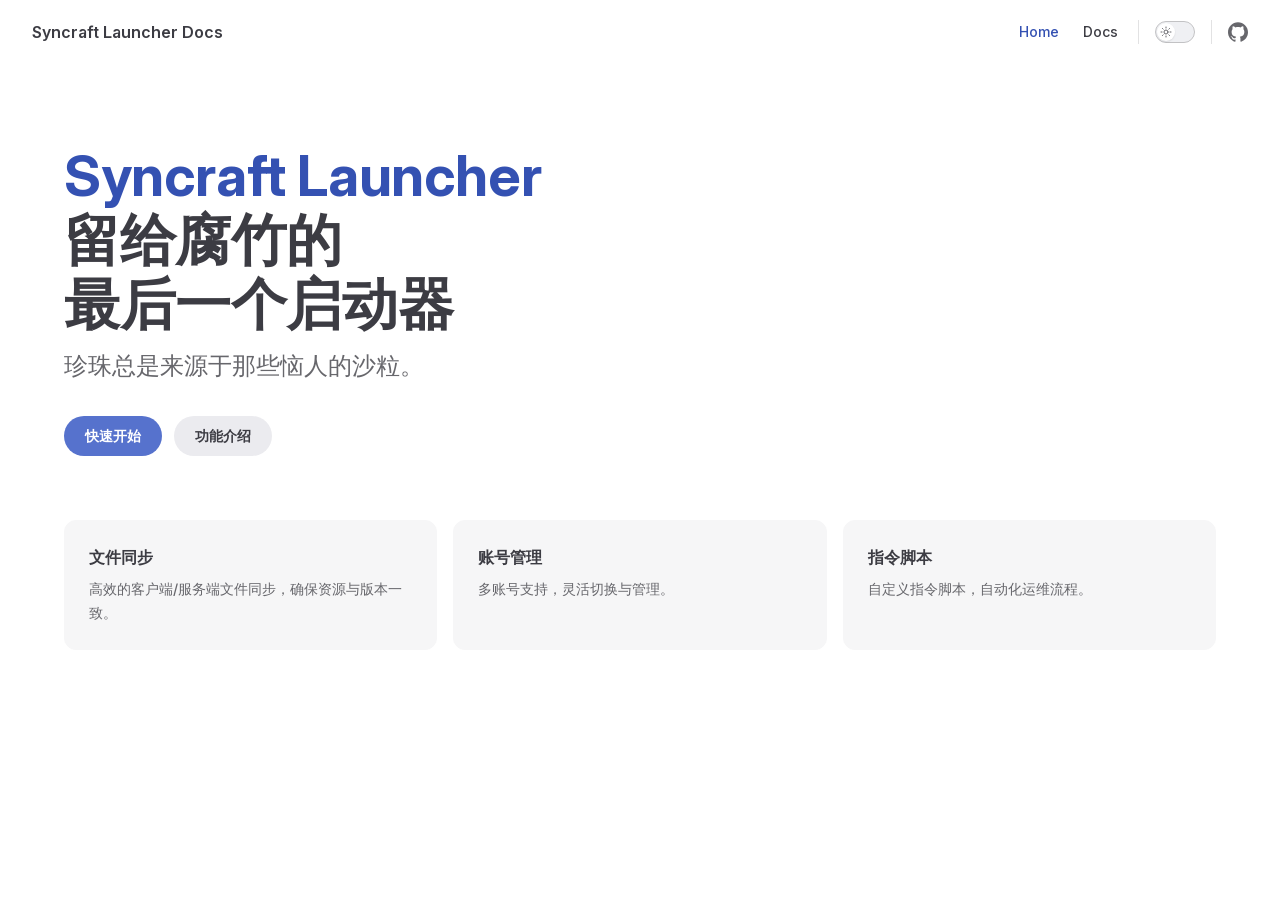
<file: syncraft/index.html>
<!DOCTYPE html>
<html lang="en-US" dir="ltr">
  <head>
    <meta charset="utf-8">
    <meta name="viewport" content="width=device-width,initial-scale=1">
    <title>Syncraft Launcher Docs</title>
    <meta name="description" content="The official documents of Syncraft.">
    <meta name="generator" content="VitePress v2.0.0-alpha.19">
    <link rel="preload stylesheet" href="/syncraft/assets/style.21u9yF-3.css" as="style">
    <link rel="preload stylesheet" href="/syncraft/vp-icons.css" as="style">
    <script type="module" src="/syncraft/assets/chunks/metadata.faaf584f.js"></script>
    <script type="module" src="/syncraft/assets/app.Cu7lZQsG.js"></script>
    <link rel="preload" href="/syncraft/assets/inter-roman-latin.BOE8-mWI.woff2" as="font" type="font/woff2" crossorigin="">
    <link rel="modulepreload" href="/syncraft/assets/chunks/framework.B1PU1n-w.js">
    <link rel="modulepreload" href="/syncraft/assets/chunks/theme.CBnJ7_3n.js">
    <link rel="modulepreload" href="/syncraft/assets/index.md.BzEvWfhE.lean.js">
    <script id="check-dark-mode">(()=>{let e=localStorage.getItem(`vitepress-theme-appearance`)||`auto`,t=window.matchMedia(`(prefers-color-scheme: dark)`).matches;(!e||e===`auto`?t:e===`dark`)&&document.documentElement.classList.add(`dark`)})();</script>
    <script id="check-mac-os">document.documentElement.classList.toggle(`mac`,/Mac|iPhone|iPod|iPad/i.test(navigator.platform));</script>
  </head>
  <body>
    <div id="app"><div class="Layout" data-v-0cf61682><!--[--><!--]--><!--[--><span tabindex="-1" data-v-414181b2></span><a href="#VPContent" class="VPSkipLink visually-hidden" data-v-414181b2>Skip to content</a><!--]--><!----><header class="VPNav" data-v-0cf61682 data-v-9f75dce3><div class="VPNavBar home top" data-v-9f75dce3 data-v-9ca1369d><div class="wrapper" data-v-9ca1369d><div class="container" data-v-9ca1369d><div class="title" data-v-9ca1369d><div class="VPNavBarTitle" data-v-9ca1369d data-v-1e38c6bc><a class="title" href="/syncraft/" data-v-1e38c6bc><!--[--><!--]--><!----><span data-v-1e38c6bc>Syncraft Launcher Docs</span><!--[--><!--]--></a></div></div><div class="content" data-v-9ca1369d><div class="content-body" data-v-9ca1369d><!--[--><!--]--><div class="VPNavBarSearch search" data-v-9ca1369d data-v-2fc7f2c6><!----></div><nav aria-labelledby="main-nav-aria-label" class="VPNavBarMenu menu" data-v-9ca1369d data-v-3ffeddce><span id="main-nav-aria-label" class="visually-hidden" data-v-3ffeddce> Main Navigation </span><ul class="list" data-v-3ffeddce><!--[--><li data-v-3ffeddce><a class="VPLink link VPNavBarMenuLink active" href="/syncraft/" tabindex="0" data-v-3ffeddce data-v-7547a935><!--[--><span data-v-7547a935>Home</span><!--]--></a></li><li data-v-3ffeddce><a class="VPLink link VPNavBarMenuLink" href="/syncraft/intro/" tabindex="0" data-v-3ffeddce data-v-7547a935><!--[--><span data-v-7547a935>Docs</span><!--]--></a></li><!--]--></ul></nav><!----><div class="VPNavBarAppearance appearance" data-v-9ca1369d data-v-6c893767><button class="VPSwitch VPSwitchAppearance" type="button" role="switch" title aria-checked="false" data-v-6c893767 data-v-5337faa4 data-v-1d5665e3><span class="check" data-v-1d5665e3><span class="icon" data-v-1d5665e3><!--[--><span class="vpi-sun sun" data-v-5337faa4></span><span class="vpi-moon moon" data-v-5337faa4></span><!--]--></span></span></button></div><ul class="VPSocialLinks VPNavBarSocialLinks social-links" data-v-9ca1369d data-v-0394ad82 data-v-babe741d><!--[--><li class="item" data-v-babe741d><a class="VPSocialLink no-icon" href="https://github.com/Falswqwq/syncraft-server" aria-label="github" target="_blank" rel="me noopener" data-v-babe741d data-v-7bdffce5><span class="vpi-social-github"></span></a></li><!--]--></ul><div class="VPFlyout VPNavBarExtra extra" data-v-9ca1369d data-v-3da7c200 data-v-42cb505d><button type="button" class="button" aria-haspopup="true" aria-expanded="false" aria-label="extra navigation" data-v-42cb505d><span class="vpi-more-horizontal icon" data-v-42cb505d></span></button><div class="menu" data-v-42cb505d><div class="VPMenu" data-v-42cb505d data-v-f7257f43><!----><!--[--><!--[--><!----><div class="group" data-v-3da7c200><div class="item appearance" data-v-3da7c200><p class="label" data-v-3da7c200>Appearance</p><div class="appearance-action" data-v-3da7c200><button class="VPSwitch VPSwitchAppearance" type="button" role="switch" title aria-checked="false" data-v-3da7c200 data-v-5337faa4 data-v-1d5665e3><span class="check" data-v-1d5665e3><span class="icon" data-v-1d5665e3><!--[--><span class="vpi-sun sun" data-v-5337faa4></span><span class="vpi-moon moon" data-v-5337faa4></span><!--]--></span></span></button></div></div></div><div class="group" data-v-3da7c200><div class="item social-links" data-v-3da7c200><ul class="VPSocialLinks social-links-list" data-v-3da7c200 data-v-babe741d><!--[--><li class="item" data-v-babe741d><a class="VPSocialLink no-icon" href="https://github.com/Falswqwq/syncraft-server" aria-label="github" target="_blank" rel="me noopener" data-v-babe741d data-v-7bdffce5><span class="vpi-social-github"></span></a></li><!--]--></ul></div></div><!--]--><!--]--></div></div></div><!--[--><!--]--><button type="button" class="VPNavBarHamburger hamburger" aria-label="mobile navigation" aria-expanded="false" aria-controls="VPNavScreen" data-v-9ca1369d data-v-e5dd9c1c><span class="container" data-v-e5dd9c1c><span class="top" data-v-e5dd9c1c></span><span class="middle" data-v-e5dd9c1c></span><span class="bottom" data-v-e5dd9c1c></span></span></button></div></div></div></div><div class="divider" data-v-9ca1369d><div class="divider-line" data-v-9ca1369d></div></div></div><!----></header><!----><!----><div class="VPContent is-home" id="VPContent" data-v-0cf61682 data-v-7948e71f><div class="VPHome" data-v-7948e71f data-v-2862d62e><!--[--><!--]--><div class="VPHero VPHomeHero" data-v-2862d62e data-v-e62e4946><div class="container" data-v-e62e4946><div class="main" data-v-e62e4946><!--[--><!--]--><!--[--><h1 class="heading" data-v-e62e4946><span class="name clip" data-v-e62e4946>Syncraft Launcher</span><span class="text" data-v-e62e4946>留给腐竹的
最后一个启动器</span></h1><p class="tagline" data-v-e62e4946>珍珠总是来源于那些恼人的沙粒。</p><!--]--><!--[--><!--]--><div class="actions" data-v-e62e4946><!--[--><!--]--><!--[--><div class="action" data-v-e62e4946><a class="VPButton medium brand" href="/syncraft/quick-start/" data-v-e62e4946 data-v-b8c35b0d><!--[-->快速开始<!--]--></a></div><div class="action" data-v-e62e4946><a class="VPButton medium alt" href="/syncraft/features/" data-v-e62e4946 data-v-b8c35b0d><!--[-->功能介绍<!--]--></a></div><!--]--></div><!--[--><!--]--></div><!----></div></div><!--[--><!--]--><!--[--><!--]--><div class="VPFeatures VPHomeFeatures" data-v-2862d62e data-v-bb74c475><div class="container" data-v-bb74c475><ul class="items" data-v-bb74c475><!--[--><li class="grid-3 item" data-v-bb74c475><a class="VPLink link no-icon VPFeature" href="/syncraft/features/file-sync.html" data-v-bb74c475 data-v-e5511d04><!--[--><article class="box" data-v-e5511d04><!----><h2 class="title" data-v-e5511d04>文件同步</h2><p class="details" data-v-e5511d04>高效的客户端/服务端文件同步，确保资源与版本一致。</p><!----></article><!--]--></a></li><li class="grid-3 item" data-v-bb74c475><a class="VPLink link no-icon VPFeature" href="/syncraft/features/account.html" data-v-bb74c475 data-v-e5511d04><!--[--><article class="box" data-v-e5511d04><!----><h2 class="title" data-v-e5511d04>账号管理</h2><p class="details" data-v-e5511d04>多账号支持，灵活切换与管理。</p><!----></article><!--]--></a></li><li class="grid-3 item" data-v-bb74c475><a class="VPLink link no-icon VPFeature" href="/syncraft/features/scripts.html" data-v-bb74c475 data-v-e5511d04><!--[--><article class="box" data-v-e5511d04><!----><h2 class="title" data-v-e5511d04>指令脚本</h2><p class="details" data-v-e5511d04>自定义指令脚本，自动化运维流程。</p><!----></article><!--]--></a></li><!--]--></ul></div></div><!--[--><!--]--><div class="vp-doc container" style="" data-allow-mismatch="style" data-v-2862d62e data-v-19aa779d><!--[--><div style="position:relative;" data-v-2862d62e><div></div></div><!--]--></div></div></div><!----><!--[--><!--]--></div></div>
    
    
  </body>
</html>
</file>
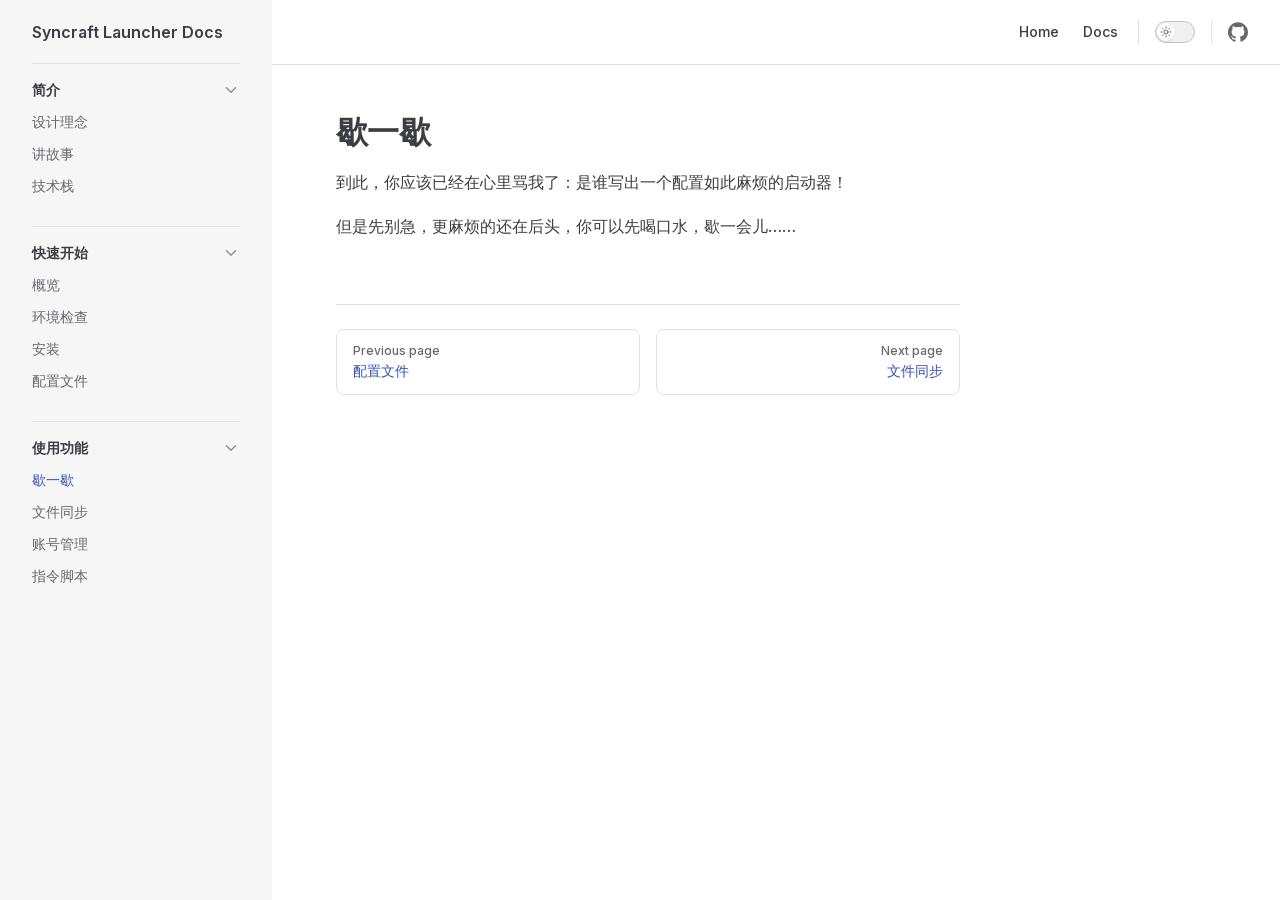
<file: syncraft/features/index.html>
<!DOCTYPE html>
<html lang="en-US" dir="ltr">
  <head>
    <meta charset="utf-8">
    <meta name="viewport" content="width=device-width,initial-scale=1">
    <title>歇一歇 | Syncraft Launcher Docs</title>
    <meta name="description" content="The official documents of Syncraft.">
    <meta name="generator" content="VitePress v2.0.0-alpha.19">
    <link rel="preload stylesheet" href="/syncraft/assets/style.21u9yF-3.css" as="style">
    <link rel="preload stylesheet" href="/syncraft/vp-icons.css" as="style">
    <script type="module" src="/syncraft/assets/chunks/metadata.faaf584f.js"></script>
    <script type="module" src="/syncraft/assets/app.Cu7lZQsG.js"></script>
    <link rel="preload" href="/syncraft/assets/inter-roman-latin.BOE8-mWI.woff2" as="font" type="font/woff2" crossorigin="">
    <link rel="modulepreload" href="/syncraft/assets/chunks/framework.B1PU1n-w.js">
    <link rel="modulepreload" href="/syncraft/assets/chunks/theme.CBnJ7_3n.js">
    <link rel="modulepreload" href="/syncraft/assets/features_index.md.ieALZjfI.lean.js">
    <script id="check-dark-mode">(()=>{let e=localStorage.getItem(`vitepress-theme-appearance`)||`auto`,t=window.matchMedia(`(prefers-color-scheme: dark)`).matches;(!e||e===`auto`?t:e===`dark`)&&document.documentElement.classList.add(`dark`)})();</script>
    <script id="check-mac-os">document.documentElement.classList.toggle(`mac`,/Mac|iPhone|iPod|iPad/i.test(navigator.platform));</script>
  </head>
  <body>
    <div id="app"><div class="Layout" data-v-0cf61682><!--[--><!--]--><!--[--><span tabindex="-1" data-v-414181b2></span><a href="#VPContent" class="VPSkipLink visually-hidden" data-v-414181b2>Skip to content</a><!--]--><!----><header class="VPNav" data-v-0cf61682 data-v-9f75dce3><div class="VPNavBar has-sidebar top" data-v-9f75dce3 data-v-9ca1369d><div class="wrapper" data-v-9ca1369d><div class="container" data-v-9ca1369d><div class="title" data-v-9ca1369d><div class="VPNavBarTitle has-sidebar" data-v-9ca1369d data-v-1e38c6bc><a class="title" href="/syncraft/" data-v-1e38c6bc><!--[--><!--]--><!----><span data-v-1e38c6bc>Syncraft Launcher Docs</span><!--[--><!--]--></a></div></div><div class="content" data-v-9ca1369d><div class="content-body" data-v-9ca1369d><!--[--><!--]--><div class="VPNavBarSearch search" data-v-9ca1369d data-v-2fc7f2c6><!----></div><nav aria-labelledby="main-nav-aria-label" class="VPNavBarMenu menu" data-v-9ca1369d data-v-3ffeddce><span id="main-nav-aria-label" class="visually-hidden" data-v-3ffeddce> Main Navigation </span><ul class="list" data-v-3ffeddce><!--[--><li data-v-3ffeddce><a class="VPLink link VPNavBarMenuLink" href="/syncraft/" tabindex="0" data-v-3ffeddce data-v-7547a935><!--[--><span data-v-7547a935>Home</span><!--]--></a></li><li data-v-3ffeddce><a class="VPLink link VPNavBarMenuLink" href="/syncraft/intro/" tabindex="0" data-v-3ffeddce data-v-7547a935><!--[--><span data-v-7547a935>Docs</span><!--]--></a></li><!--]--></ul></nav><!----><div class="VPNavBarAppearance appearance" data-v-9ca1369d data-v-6c893767><button class="VPSwitch VPSwitchAppearance" type="button" role="switch" title aria-checked="false" data-v-6c893767 data-v-5337faa4 data-v-1d5665e3><span class="check" data-v-1d5665e3><span class="icon" data-v-1d5665e3><!--[--><span class="vpi-sun sun" data-v-5337faa4></span><span class="vpi-moon moon" data-v-5337faa4></span><!--]--></span></span></button></div><ul class="VPSocialLinks VPNavBarSocialLinks social-links" data-v-9ca1369d data-v-0394ad82 data-v-babe741d><!--[--><li class="item" data-v-babe741d><a class="VPSocialLink no-icon" href="https://github.com/Falswqwq/syncraft-server" aria-label="github" target="_blank" rel="me noopener" data-v-babe741d data-v-7bdffce5><span class="vpi-social-github"></span></a></li><!--]--></ul><div class="VPFlyout VPNavBarExtra extra" data-v-9ca1369d data-v-3da7c200 data-v-42cb505d><button type="button" class="button" aria-haspopup="true" aria-expanded="false" aria-label="extra navigation" data-v-42cb505d><span class="vpi-more-horizontal icon" data-v-42cb505d></span></button><div class="menu" data-v-42cb505d><div class="VPMenu" data-v-42cb505d data-v-f7257f43><!----><!--[--><!--[--><!----><div class="group" data-v-3da7c200><div class="item appearance" data-v-3da7c200><p class="label" data-v-3da7c200>Appearance</p><div class="appearance-action" data-v-3da7c200><button class="VPSwitch VPSwitchAppearance" type="button" role="switch" title aria-checked="false" data-v-3da7c200 data-v-5337faa4 data-v-1d5665e3><span class="check" data-v-1d5665e3><span class="icon" data-v-1d5665e3><!--[--><span class="vpi-sun sun" data-v-5337faa4></span><span class="vpi-moon moon" data-v-5337faa4></span><!--]--></span></span></button></div></div></div><div class="group" data-v-3da7c200><div class="item social-links" data-v-3da7c200><ul class="VPSocialLinks social-links-list" data-v-3da7c200 data-v-babe741d><!--[--><li class="item" data-v-babe741d><a class="VPSocialLink no-icon" href="https://github.com/Falswqwq/syncraft-server" aria-label="github" target="_blank" rel="me noopener" data-v-babe741d data-v-7bdffce5><span class="vpi-social-github"></span></a></li><!--]--></ul></div></div><!--]--><!--]--></div></div></div><!--[--><!--]--><button type="button" class="VPNavBarHamburger hamburger" aria-label="mobile navigation" aria-expanded="false" aria-controls="VPNavScreen" data-v-9ca1369d data-v-e5dd9c1c><span class="container" data-v-e5dd9c1c><span class="top" data-v-e5dd9c1c></span><span class="middle" data-v-e5dd9c1c></span><span class="bottom" data-v-e5dd9c1c></span></span></button></div></div></div></div><div class="divider" data-v-9ca1369d><div class="divider-line" data-v-9ca1369d></div></div></div><!----></header><div class="VPLocalNav has-sidebar empty" data-v-0cf61682 data-v-db738f89><div class="container" data-v-db738f89><button class="menu" aria-expanded="false" aria-controls="VPSidebarNav" data-v-db738f89><span class="vpi-align-left menu-icon" data-v-db738f89></span><span class="menu-text" data-v-db738f89>Menu</span></button><div class="VPLocalNavOutlineDropdown" style="--vp-vh:0px;" data-allow-mismatch="style" data-v-db738f89 data-v-0c4290fe><button data-v-0c4290fe>Return to top</button><!----></div></div></div><aside class="VPSidebar" data-v-0cf61682 data-v-af661f50><div class="curtain" data-v-af661f50></div><nav class="nav" id="VPSidebarNav" aria-labelledby="sidebar-aria-label" tabindex="-1" data-v-af661f50><span class="visually-hidden" id="sidebar-aria-label" data-v-af661f50> Sidebar Navigation </span><!--[--><!--]--><!--[--><div class="no-transition group" data-v-8d50c081><section class="VPSidebarItem level-0 collapsible" data-v-8d50c081 data-v-1988c617><div class="item" role="button" tabindex="0" data-v-1988c617><div class="indicator" data-v-1988c617></div><h2 class="text" data-v-1988c617>简介</h2><div class="caret" role="button" aria-label="toggle section" tabindex="0" data-v-1988c617><span class="vpi-chevron-right caret-icon" data-v-1988c617></span></div></div><ul class="items" data-v-1988c617><li data-v-1988c617><!--[--><div class="VPSidebarItem level-1 is-link" data-v-1988c617><div class="item" data-v-1988c617><div class="indicator" data-v-1988c617></div><a class="VPLink link link" href="/syncraft/intro/" data-v-1988c617><!--[--><p class="text" data-v-1988c617>设计理念</p><!--]--></a><!----></div><!----></div><div class="VPSidebarItem level-1 is-link" data-v-1988c617><div class="item" data-v-1988c617><div class="indicator" data-v-1988c617></div><a class="VPLink link link" href="/syncraft/intro/story.html" data-v-1988c617><!--[--><p class="text" data-v-1988c617>讲故事</p><!--]--></a><!----></div><!----></div><div class="VPSidebarItem level-1 is-link" data-v-1988c617><div class="item" data-v-1988c617><div class="indicator" data-v-1988c617></div><a class="VPLink link link" href="/syncraft/intro/tech-stack.html" data-v-1988c617><!--[--><p class="text" data-v-1988c617>技术栈</p><!--]--></a><!----></div><!----></div><!--]--></li></ul></section></div><div class="no-transition group" data-v-8d50c081><section class="VPSidebarItem level-0 collapsible" data-v-8d50c081 data-v-1988c617><div class="item" role="button" tabindex="0" data-v-1988c617><div class="indicator" data-v-1988c617></div><h2 class="text" data-v-1988c617>快速开始</h2><div class="caret" role="button" aria-label="toggle section" tabindex="0" data-v-1988c617><span class="vpi-chevron-right caret-icon" data-v-1988c617></span></div></div><ul class="items" data-v-1988c617><li data-v-1988c617><!--[--><div class="VPSidebarItem level-1 is-link" data-v-1988c617><div class="item" data-v-1988c617><div class="indicator" data-v-1988c617></div><a class="VPLink link link" href="/syncraft/quick-start/" data-v-1988c617><!--[--><p class="text" data-v-1988c617>概览</p><!--]--></a><!----></div><!----></div><div class="VPSidebarItem level-1 is-link" data-v-1988c617><div class="item" data-v-1988c617><div class="indicator" data-v-1988c617></div><a class="VPLink link link" href="/syncraft/quick-start/environment.html" data-v-1988c617><!--[--><p class="text" data-v-1988c617>环境检查</p><!--]--></a><!----></div><!----></div><div class="VPSidebarItem level-1 is-link" data-v-1988c617><div class="item" data-v-1988c617><div class="indicator" data-v-1988c617></div><a class="VPLink link link" href="/syncraft/quick-start/installation.html" data-v-1988c617><!--[--><p class="text" data-v-1988c617>安装</p><!--]--></a><!----></div><!----></div><div class="VPSidebarItem level-1 is-link" data-v-1988c617><div class="item" data-v-1988c617><div class="indicator" data-v-1988c617></div><a class="VPLink link link" href="/syncraft/quick-start/config-file.html" data-v-1988c617><!--[--><p class="text" data-v-1988c617>配置文件</p><!--]--></a><!----></div><!----></div><!--]--></li></ul></section></div><div class="no-transition group" data-v-8d50c081><section class="VPSidebarItem level-0 collapsible" data-v-8d50c081 data-v-1988c617><div class="item" role="button" tabindex="0" data-v-1988c617><div class="indicator" data-v-1988c617></div><h2 class="text" data-v-1988c617>使用功能</h2><div class="caret" role="button" aria-label="toggle section" tabindex="0" data-v-1988c617><span class="vpi-chevron-right caret-icon" data-v-1988c617></span></div></div><ul class="items" data-v-1988c617><li data-v-1988c617><!--[--><div class="VPSidebarItem level-1 is-link" data-v-1988c617><div class="item" data-v-1988c617><div class="indicator" data-v-1988c617></div><a class="VPLink link link" href="/syncraft/features/" data-v-1988c617><!--[--><p class="text" data-v-1988c617>歇一歇</p><!--]--></a><!----></div><!----></div><div class="VPSidebarItem level-1 is-link" data-v-1988c617><div class="item" data-v-1988c617><div class="indicator" data-v-1988c617></div><a class="VPLink link link" href="/syncraft/features/file-sync.html" data-v-1988c617><!--[--><p class="text" data-v-1988c617>文件同步</p><!--]--></a><!----></div><!----></div><div class="VPSidebarItem level-1 is-link" data-v-1988c617><div class="item" data-v-1988c617><div class="indicator" data-v-1988c617></div><a class="VPLink link link" href="/syncraft/features/account.html" data-v-1988c617><!--[--><p class="text" data-v-1988c617>账号管理</p><!--]--></a><!----></div><!----></div><div class="VPSidebarItem level-1 is-link" data-v-1988c617><div class="item" data-v-1988c617><div class="indicator" data-v-1988c617></div><a class="VPLink link link" href="/syncraft/features/scripts.html" data-v-1988c617><!--[--><p class="text" data-v-1988c617>指令脚本</p><!--]--></a><!----></div><!----></div><!--]--></li></ul></section></div><!--]--><!--[--><!--]--></nav></aside><div class="VPContent has-sidebar" id="VPContent" data-v-0cf61682 data-v-7948e71f><div class="VPDoc has-sidebar has-aside" data-v-7948e71f data-v-d2ed57e1><!--[--><!--]--><div class="container" data-v-d2ed57e1><div class="aside" data-v-d2ed57e1><div class="aside-curtain" data-v-d2ed57e1></div><div class="aside-container" data-v-d2ed57e1><div class="aside-content" data-v-d2ed57e1><div class="VPDocAside" data-v-d2ed57e1 data-v-62132652><!--[--><!--]--><!--[--><!--]--><nav aria-labelledby="doc-outline-aria-label" class="VPDocAsideOutline" data-v-62132652 data-v-208c587c><div class="content" data-v-208c587c><div class="outline-marker" data-v-208c587c></div><div aria-level="2" class="outline-title" id="doc-outline-aria-label" role="heading" data-v-208c587c>On this page</div><ul class="VPDocOutlineItem root" data-v-208c587c data-v-1ce71065><!--[--><!--]--></ul></div></nav><!--[--><!--]--><div class="spacer" data-v-62132652></div><!--[--><!--]--><!----><!--[--><!--]--><!--[--><!--]--></div></div></div></div><div class="content" data-v-d2ed57e1><div class="content-container" data-v-d2ed57e1><!--[--><!--]--><main class="main" data-v-d2ed57e1><div style="position:relative;" class="vp-doc _syncraft_features_" data-v-d2ed57e1><div><h1 id="歇一歇" tabindex="-1">歇一歇 <a class="header-anchor" href="#歇一歇" aria-label="Permalink to “歇一歇”">​</a></h1><p>到此，你应该已经在心里骂我了：是谁写出一个配置如此麻烦的启动器！</p><p>但是先别急，更麻烦的还在后头，你可以先喝口水，歇一会儿……</p></div></div></main><footer class="VPDocFooter" data-v-d2ed57e1 data-v-4f2a98af><!--[--><!--]--><!----><nav class="prev-next" aria-labelledby="doc-footer-aria-label" data-v-4f2a98af><span class="visually-hidden" id="doc-footer-aria-label" data-v-4f2a98af>Pager</span><div class="pager" data-v-4f2a98af><a class="VPLink link pager-link prev" href="/syncraft/quick-start/config-file.html" data-v-4f2a98af><!--[--><span class="desc" data-v-4f2a98af>Previous page</span><span class="title" data-v-4f2a98af>配置文件</span><!--]--></a></div><div class="pager" data-v-4f2a98af><a class="VPLink link pager-link next" href="/syncraft/features/file-sync.html" data-v-4f2a98af><!--[--><span class="desc" data-v-4f2a98af>Next page</span><span class="title" data-v-4f2a98af>文件同步</span><!--]--></a></div></nav></footer><!--[--><!--]--></div></div></div><!--[--><!--]--></div></div><!----><!--[--><!--]--></div></div>
    
    
  </body>
</html>
</file>
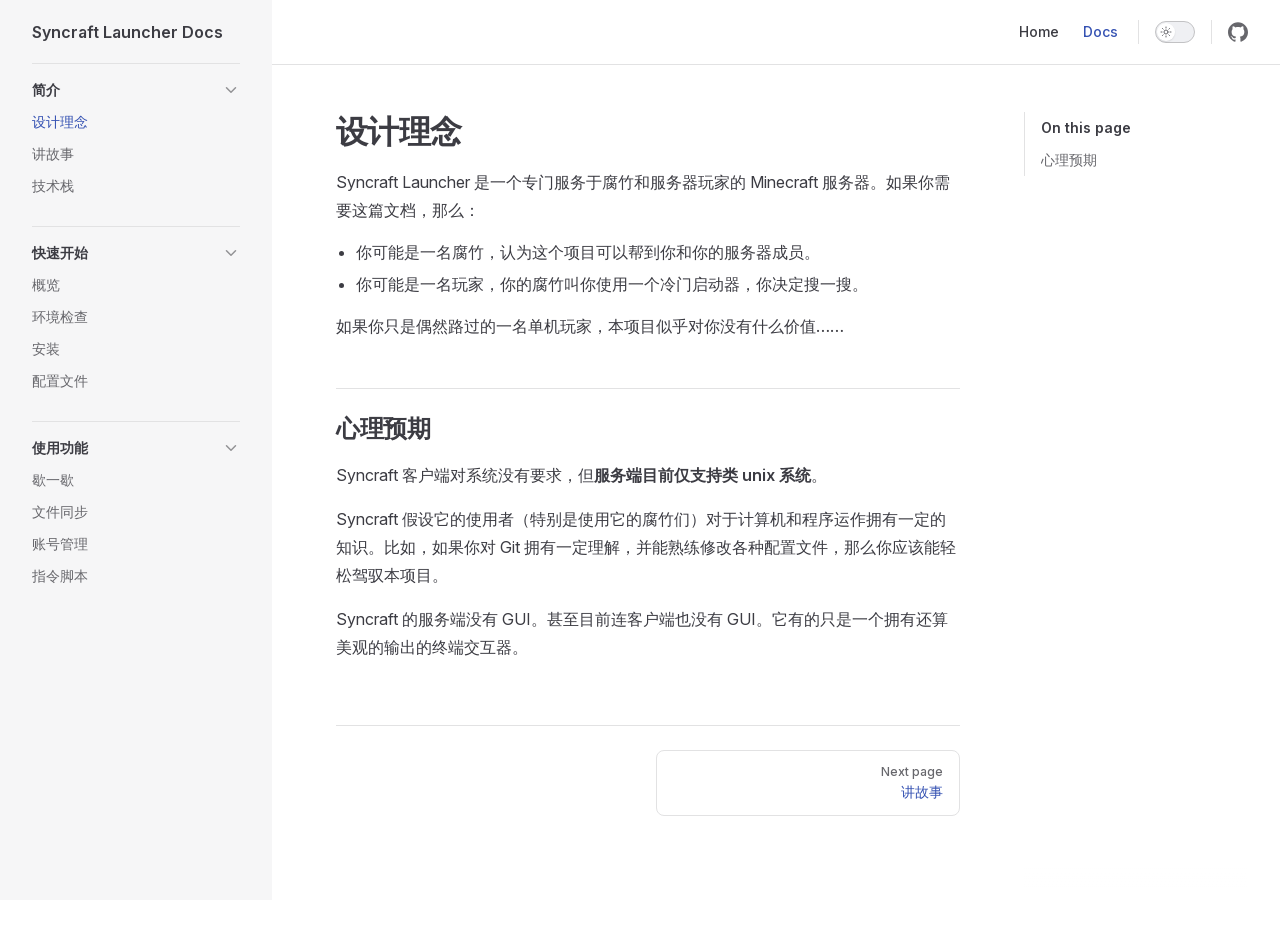
<file: syncraft/intro/index.html>
<!DOCTYPE html>
<html lang="en-US" dir="ltr">
  <head>
    <meta charset="utf-8">
    <meta name="viewport" content="width=device-width,initial-scale=1">
    <title>设计理念 | Syncraft Launcher Docs</title>
    <meta name="description" content="The official documents of Syncraft.">
    <meta name="generator" content="VitePress v2.0.0-alpha.19">
    <link rel="preload stylesheet" href="/syncraft/assets/style.21u9yF-3.css" as="style">
    <link rel="preload stylesheet" href="/syncraft/vp-icons.css" as="style">
    <script type="module" src="/syncraft/assets/chunks/metadata.faaf584f.js"></script>
    <script type="module" src="/syncraft/assets/app.Cu7lZQsG.js"></script>
    <link rel="preload" href="/syncraft/assets/inter-roman-latin.BOE8-mWI.woff2" as="font" type="font/woff2" crossorigin="">
    <link rel="modulepreload" href="/syncraft/assets/chunks/framework.B1PU1n-w.js">
    <link rel="modulepreload" href="/syncraft/assets/chunks/theme.CBnJ7_3n.js">
    <link rel="modulepreload" href="/syncraft/assets/intro_index.md.B89fLLqY.lean.js">
    <script id="check-dark-mode">(()=>{let e=localStorage.getItem(`vitepress-theme-appearance`)||`auto`,t=window.matchMedia(`(prefers-color-scheme: dark)`).matches;(!e||e===`auto`?t:e===`dark`)&&document.documentElement.classList.add(`dark`)})();</script>
    <script id="check-mac-os">document.documentElement.classList.toggle(`mac`,/Mac|iPhone|iPod|iPad/i.test(navigator.platform));</script>
  </head>
  <body>
    <div id="app"><div class="Layout" data-v-0cf61682><!--[--><!--]--><!--[--><span tabindex="-1" data-v-414181b2></span><a href="#VPContent" class="VPSkipLink visually-hidden" data-v-414181b2>Skip to content</a><!--]--><!----><header class="VPNav" data-v-0cf61682 data-v-9f75dce3><div class="VPNavBar has-sidebar top" data-v-9f75dce3 data-v-9ca1369d><div class="wrapper" data-v-9ca1369d><div class="container" data-v-9ca1369d><div class="title" data-v-9ca1369d><div class="VPNavBarTitle has-sidebar" data-v-9ca1369d data-v-1e38c6bc><a class="title" href="/syncraft/" data-v-1e38c6bc><!--[--><!--]--><!----><span data-v-1e38c6bc>Syncraft Launcher Docs</span><!--[--><!--]--></a></div></div><div class="content" data-v-9ca1369d><div class="content-body" data-v-9ca1369d><!--[--><!--]--><div class="VPNavBarSearch search" data-v-9ca1369d data-v-2fc7f2c6><!----></div><nav aria-labelledby="main-nav-aria-label" class="VPNavBarMenu menu" data-v-9ca1369d data-v-3ffeddce><span id="main-nav-aria-label" class="visually-hidden" data-v-3ffeddce> Main Navigation </span><ul class="list" data-v-3ffeddce><!--[--><li data-v-3ffeddce><a class="VPLink link VPNavBarMenuLink" href="/syncraft/" tabindex="0" data-v-3ffeddce data-v-7547a935><!--[--><span data-v-7547a935>Home</span><!--]--></a></li><li data-v-3ffeddce><a class="VPLink link VPNavBarMenuLink active" href="/syncraft/intro/" tabindex="0" data-v-3ffeddce data-v-7547a935><!--[--><span data-v-7547a935>Docs</span><!--]--></a></li><!--]--></ul></nav><!----><div class="VPNavBarAppearance appearance" data-v-9ca1369d data-v-6c893767><button class="VPSwitch VPSwitchAppearance" type="button" role="switch" title aria-checked="false" data-v-6c893767 data-v-5337faa4 data-v-1d5665e3><span class="check" data-v-1d5665e3><span class="icon" data-v-1d5665e3><!--[--><span class="vpi-sun sun" data-v-5337faa4></span><span class="vpi-moon moon" data-v-5337faa4></span><!--]--></span></span></button></div><ul class="VPSocialLinks VPNavBarSocialLinks social-links" data-v-9ca1369d data-v-0394ad82 data-v-babe741d><!--[--><li class="item" data-v-babe741d><a class="VPSocialLink no-icon" href="https://github.com/Falswqwq/syncraft-server" aria-label="github" target="_blank" rel="me noopener" data-v-babe741d data-v-7bdffce5><span class="vpi-social-github"></span></a></li><!--]--></ul><div class="VPFlyout VPNavBarExtra extra" data-v-9ca1369d data-v-3da7c200 data-v-42cb505d><button type="button" class="button" aria-haspopup="true" aria-expanded="false" aria-label="extra navigation" data-v-42cb505d><span class="vpi-more-horizontal icon" data-v-42cb505d></span></button><div class="menu" data-v-42cb505d><div class="VPMenu" data-v-42cb505d data-v-f7257f43><!----><!--[--><!--[--><!----><div class="group" data-v-3da7c200><div class="item appearance" data-v-3da7c200><p class="label" data-v-3da7c200>Appearance</p><div class="appearance-action" data-v-3da7c200><button class="VPSwitch VPSwitchAppearance" type="button" role="switch" title aria-checked="false" data-v-3da7c200 data-v-5337faa4 data-v-1d5665e3><span class="check" data-v-1d5665e3><span class="icon" data-v-1d5665e3><!--[--><span class="vpi-sun sun" data-v-5337faa4></span><span class="vpi-moon moon" data-v-5337faa4></span><!--]--></span></span></button></div></div></div><div class="group" data-v-3da7c200><div class="item social-links" data-v-3da7c200><ul class="VPSocialLinks social-links-list" data-v-3da7c200 data-v-babe741d><!--[--><li class="item" data-v-babe741d><a class="VPSocialLink no-icon" href="https://github.com/Falswqwq/syncraft-server" aria-label="github" target="_blank" rel="me noopener" data-v-babe741d data-v-7bdffce5><span class="vpi-social-github"></span></a></li><!--]--></ul></div></div><!--]--><!--]--></div></div></div><!--[--><!--]--><button type="button" class="VPNavBarHamburger hamburger" aria-label="mobile navigation" aria-expanded="false" aria-controls="VPNavScreen" data-v-9ca1369d data-v-e5dd9c1c><span class="container" data-v-e5dd9c1c><span class="top" data-v-e5dd9c1c></span><span class="middle" data-v-e5dd9c1c></span><span class="bottom" data-v-e5dd9c1c></span></span></button></div></div></div></div><div class="divider" data-v-9ca1369d><div class="divider-line" data-v-9ca1369d></div></div></div><!----></header><div class="VPLocalNav has-sidebar empty" data-v-0cf61682 data-v-db738f89><div class="container" data-v-db738f89><button class="menu" aria-expanded="false" aria-controls="VPSidebarNav" data-v-db738f89><span class="vpi-align-left menu-icon" data-v-db738f89></span><span class="menu-text" data-v-db738f89>Menu</span></button><div class="VPLocalNavOutlineDropdown" style="--vp-vh:0px;" data-allow-mismatch="style" data-v-db738f89 data-v-0c4290fe><button data-v-0c4290fe>Return to top</button><!----></div></div></div><aside class="VPSidebar" data-v-0cf61682 data-v-af661f50><div class="curtain" data-v-af661f50></div><nav class="nav" id="VPSidebarNav" aria-labelledby="sidebar-aria-label" tabindex="-1" data-v-af661f50><span class="visually-hidden" id="sidebar-aria-label" data-v-af661f50> Sidebar Navigation </span><!--[--><!--]--><!--[--><div class="no-transition group" data-v-8d50c081><section class="VPSidebarItem level-0 collapsible" data-v-8d50c081 data-v-1988c617><div class="item" role="button" tabindex="0" data-v-1988c617><div class="indicator" data-v-1988c617></div><h2 class="text" data-v-1988c617>简介</h2><div class="caret" role="button" aria-label="toggle section" tabindex="0" data-v-1988c617><span class="vpi-chevron-right caret-icon" data-v-1988c617></span></div></div><ul class="items" data-v-1988c617><li data-v-1988c617><!--[--><div class="VPSidebarItem level-1 is-link" data-v-1988c617><div class="item" data-v-1988c617><div class="indicator" data-v-1988c617></div><a class="VPLink link link" href="/syncraft/intro/" data-v-1988c617><!--[--><p class="text" data-v-1988c617>设计理念</p><!--]--></a><!----></div><!----></div><div class="VPSidebarItem level-1 is-link" data-v-1988c617><div class="item" data-v-1988c617><div class="indicator" data-v-1988c617></div><a class="VPLink link link" href="/syncraft/intro/story.html" data-v-1988c617><!--[--><p class="text" data-v-1988c617>讲故事</p><!--]--></a><!----></div><!----></div><div class="VPSidebarItem level-1 is-link" data-v-1988c617><div class="item" data-v-1988c617><div class="indicator" data-v-1988c617></div><a class="VPLink link link" href="/syncraft/intro/tech-stack.html" data-v-1988c617><!--[--><p class="text" data-v-1988c617>技术栈</p><!--]--></a><!----></div><!----></div><!--]--></li></ul></section></div><div class="no-transition group" data-v-8d50c081><section class="VPSidebarItem level-0 collapsible" data-v-8d50c081 data-v-1988c617><div class="item" role="button" tabindex="0" data-v-1988c617><div class="indicator" data-v-1988c617></div><h2 class="text" data-v-1988c617>快速开始</h2><div class="caret" role="button" aria-label="toggle section" tabindex="0" data-v-1988c617><span class="vpi-chevron-right caret-icon" data-v-1988c617></span></div></div><ul class="items" data-v-1988c617><li data-v-1988c617><!--[--><div class="VPSidebarItem level-1 is-link" data-v-1988c617><div class="item" data-v-1988c617><div class="indicator" data-v-1988c617></div><a class="VPLink link link" href="/syncraft/quick-start/" data-v-1988c617><!--[--><p class="text" data-v-1988c617>概览</p><!--]--></a><!----></div><!----></div><div class="VPSidebarItem level-1 is-link" data-v-1988c617><div class="item" data-v-1988c617><div class="indicator" data-v-1988c617></div><a class="VPLink link link" href="/syncraft/quick-start/environment.html" data-v-1988c617><!--[--><p class="text" data-v-1988c617>环境检查</p><!--]--></a><!----></div><!----></div><div class="VPSidebarItem level-1 is-link" data-v-1988c617><div class="item" data-v-1988c617><div class="indicator" data-v-1988c617></div><a class="VPLink link link" href="/syncraft/quick-start/installation.html" data-v-1988c617><!--[--><p class="text" data-v-1988c617>安装</p><!--]--></a><!----></div><!----></div><div class="VPSidebarItem level-1 is-link" data-v-1988c617><div class="item" data-v-1988c617><div class="indicator" data-v-1988c617></div><a class="VPLink link link" href="/syncraft/quick-start/config-file.html" data-v-1988c617><!--[--><p class="text" data-v-1988c617>配置文件</p><!--]--></a><!----></div><!----></div><!--]--></li></ul></section></div><div class="no-transition group" data-v-8d50c081><section class="VPSidebarItem level-0 collapsible" data-v-8d50c081 data-v-1988c617><div class="item" role="button" tabindex="0" data-v-1988c617><div class="indicator" data-v-1988c617></div><h2 class="text" data-v-1988c617>使用功能</h2><div class="caret" role="button" aria-label="toggle section" tabindex="0" data-v-1988c617><span class="vpi-chevron-right caret-icon" data-v-1988c617></span></div></div><ul class="items" data-v-1988c617><li data-v-1988c617><!--[--><div class="VPSidebarItem level-1 is-link" data-v-1988c617><div class="item" data-v-1988c617><div class="indicator" data-v-1988c617></div><a class="VPLink link link" href="/syncraft/features/" data-v-1988c617><!--[--><p class="text" data-v-1988c617>歇一歇</p><!--]--></a><!----></div><!----></div><div class="VPSidebarItem level-1 is-link" data-v-1988c617><div class="item" data-v-1988c617><div class="indicator" data-v-1988c617></div><a class="VPLink link link" href="/syncraft/features/file-sync.html" data-v-1988c617><!--[--><p class="text" data-v-1988c617>文件同步</p><!--]--></a><!----></div><!----></div><div class="VPSidebarItem level-1 is-link" data-v-1988c617><div class="item" data-v-1988c617><div class="indicator" data-v-1988c617></div><a class="VPLink link link" href="/syncraft/features/account.html" data-v-1988c617><!--[--><p class="text" data-v-1988c617>账号管理</p><!--]--></a><!----></div><!----></div><div class="VPSidebarItem level-1 is-link" data-v-1988c617><div class="item" data-v-1988c617><div class="indicator" data-v-1988c617></div><a class="VPLink link link" href="/syncraft/features/scripts.html" data-v-1988c617><!--[--><p class="text" data-v-1988c617>指令脚本</p><!--]--></a><!----></div><!----></div><!--]--></li></ul></section></div><!--]--><!--[--><!--]--></nav></aside><div class="VPContent has-sidebar" id="VPContent" data-v-0cf61682 data-v-7948e71f><div class="VPDoc has-sidebar has-aside" data-v-7948e71f data-v-d2ed57e1><!--[--><!--]--><div class="container" data-v-d2ed57e1><div class="aside" data-v-d2ed57e1><div class="aside-curtain" data-v-d2ed57e1></div><div class="aside-container" data-v-d2ed57e1><div class="aside-content" data-v-d2ed57e1><div class="VPDocAside" data-v-d2ed57e1 data-v-62132652><!--[--><!--]--><!--[--><!--]--><nav aria-labelledby="doc-outline-aria-label" class="VPDocAsideOutline" data-v-62132652 data-v-208c587c><div class="content" data-v-208c587c><div class="outline-marker" data-v-208c587c></div><div aria-level="2" class="outline-title" id="doc-outline-aria-label" role="heading" data-v-208c587c>On this page</div><ul class="VPDocOutlineItem root" data-v-208c587c data-v-1ce71065><!--[--><!--]--></ul></div></nav><!--[--><!--]--><div class="spacer" data-v-62132652></div><!--[--><!--]--><!----><!--[--><!--]--><!--[--><!--]--></div></div></div></div><div class="content" data-v-d2ed57e1><div class="content-container" data-v-d2ed57e1><!--[--><!--]--><main class="main" data-v-d2ed57e1><div style="position:relative;" class="vp-doc _syncraft_intro_" data-v-d2ed57e1><div><h1 id="设计理念" tabindex="-1">设计理念 <a class="header-anchor" href="#设计理念" aria-label="Permalink to “设计理念”">​</a></h1><p>Syncraft Launcher 是一个专门服务于腐竹和服务器玩家的 Minecraft 服务器。如果你需要这篇文档，那么：</p><ul><li>你可能是一名腐竹，认为这个项目可以帮到你和你的服务器成员。</li><li>你可能是一名玩家，你的腐竹叫你使用一个冷门启动器，你决定搜一搜。</li></ul><p>如果你只是偶然路过的一名单机玩家，本项目似乎对你没有什么价值……</p><h2 id="心理预期" tabindex="-1">心理预期 <a class="header-anchor" href="#心理预期" aria-label="Permalink to “心理预期”">​</a></h2><p>Syncraft 客户端对系统没有要求，但<strong>服务端目前仅支持类 unix 系统</strong>。</p><p>Syncraft 假设它的使用者（特别是使用它的腐竹们）对于计算机和程序运作拥有一定的知识。比如，如果你对 Git 拥有一定理解，并能熟练修改各种配置文件，那么你应该能轻松驾驭本项目。</p><p>Syncraft 的服务端没有 GUI。甚至目前连客户端也没有 GUI。它有的只是一个拥有还算美观的输出的终端交互器。</p></div></div></main><footer class="VPDocFooter" data-v-d2ed57e1 data-v-4f2a98af><!--[--><!--]--><!----><nav class="prev-next" aria-labelledby="doc-footer-aria-label" data-v-4f2a98af><span class="visually-hidden" id="doc-footer-aria-label" data-v-4f2a98af>Pager</span><div class="pager" data-v-4f2a98af><!----></div><div class="pager" data-v-4f2a98af><a class="VPLink link pager-link next" href="/syncraft/intro/story.html" data-v-4f2a98af><!--[--><span class="desc" data-v-4f2a98af>Next page</span><span class="title" data-v-4f2a98af>讲故事</span><!--]--></a></div></nav></footer><!--[--><!--]--></div></div></div><!--[--><!--]--></div></div><!----><!--[--><!--]--></div></div>
    
    
  </body>
</html>
</file>
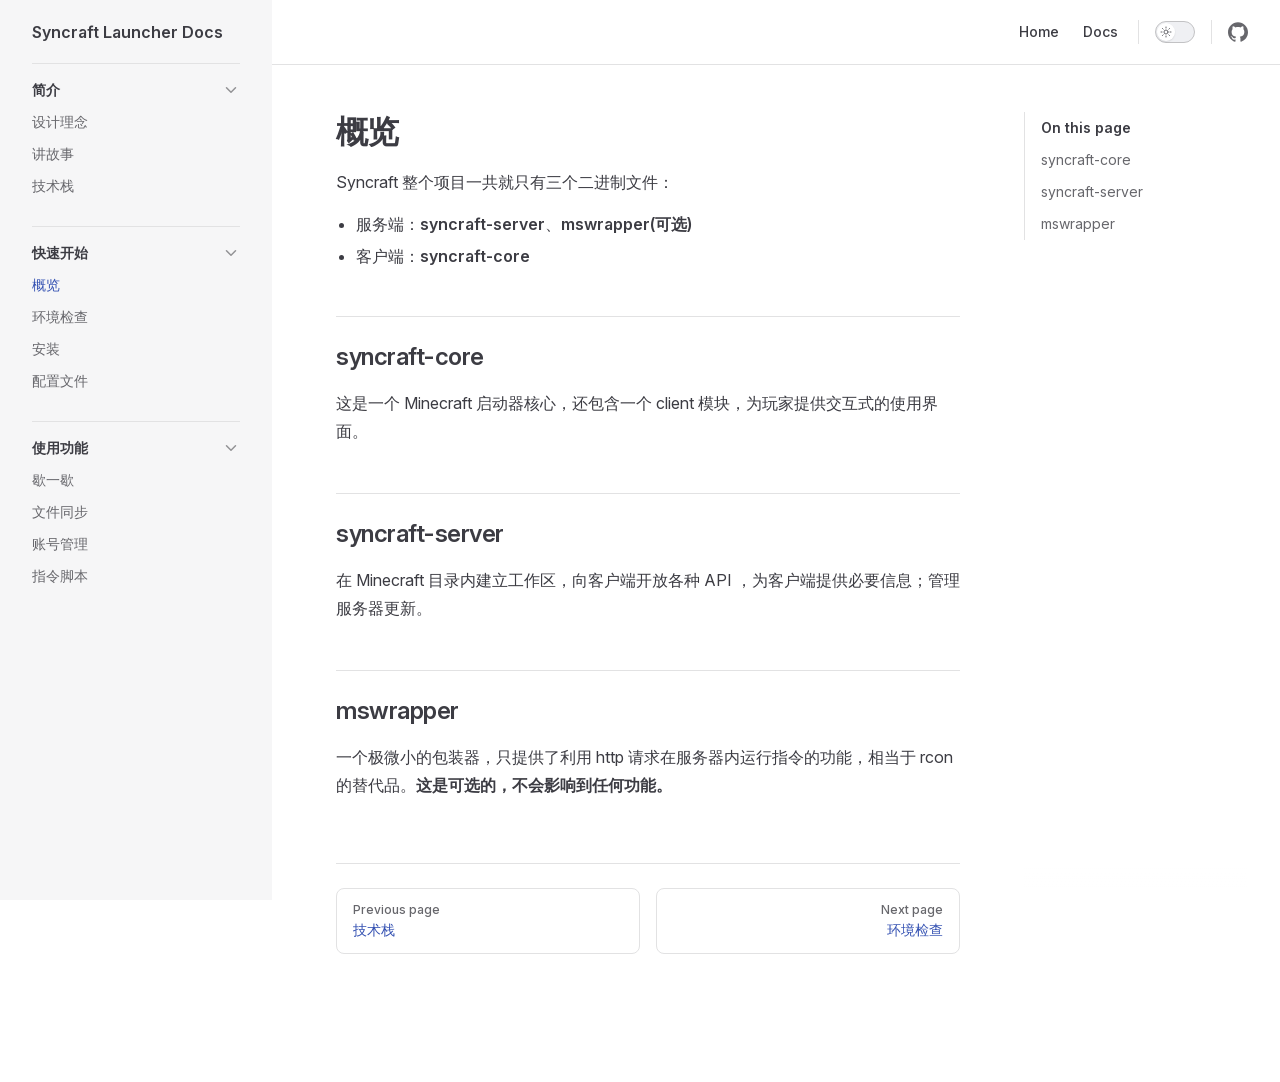
<file: syncraft/quick-start/index.html>
<!DOCTYPE html>
<html lang="en-US" dir="ltr">
  <head>
    <meta charset="utf-8">
    <meta name="viewport" content="width=device-width,initial-scale=1">
    <title>概览 | Syncraft Launcher Docs</title>
    <meta name="description" content="The official documents of Syncraft.">
    <meta name="generator" content="VitePress v2.0.0-alpha.19">
    <link rel="preload stylesheet" href="/syncraft/assets/style.21u9yF-3.css" as="style">
    <link rel="preload stylesheet" href="/syncraft/vp-icons.css" as="style">
    <script type="module" src="/syncraft/assets/chunks/metadata.faaf584f.js"></script>
    <script type="module" src="/syncraft/assets/app.Cu7lZQsG.js"></script>
    <link rel="preload" href="/syncraft/assets/inter-roman-latin.BOE8-mWI.woff2" as="font" type="font/woff2" crossorigin="">
    <link rel="modulepreload" href="/syncraft/assets/chunks/framework.B1PU1n-w.js">
    <link rel="modulepreload" href="/syncraft/assets/chunks/theme.CBnJ7_3n.js">
    <link rel="modulepreload" href="/syncraft/assets/quick-start_index.md.Btz3Rv9c.lean.js">
    <script id="check-dark-mode">(()=>{let e=localStorage.getItem(`vitepress-theme-appearance`)||`auto`,t=window.matchMedia(`(prefers-color-scheme: dark)`).matches;(!e||e===`auto`?t:e===`dark`)&&document.documentElement.classList.add(`dark`)})();</script>
    <script id="check-mac-os">document.documentElement.classList.toggle(`mac`,/Mac|iPhone|iPod|iPad/i.test(navigator.platform));</script>
  </head>
  <body>
    <div id="app"><div class="Layout" data-v-0cf61682><!--[--><!--]--><!--[--><span tabindex="-1" data-v-414181b2></span><a href="#VPContent" class="VPSkipLink visually-hidden" data-v-414181b2>Skip to content</a><!--]--><!----><header class="VPNav" data-v-0cf61682 data-v-9f75dce3><div class="VPNavBar has-sidebar top" data-v-9f75dce3 data-v-9ca1369d><div class="wrapper" data-v-9ca1369d><div class="container" data-v-9ca1369d><div class="title" data-v-9ca1369d><div class="VPNavBarTitle has-sidebar" data-v-9ca1369d data-v-1e38c6bc><a class="title" href="/syncraft/" data-v-1e38c6bc><!--[--><!--]--><!----><span data-v-1e38c6bc>Syncraft Launcher Docs</span><!--[--><!--]--></a></div></div><div class="content" data-v-9ca1369d><div class="content-body" data-v-9ca1369d><!--[--><!--]--><div class="VPNavBarSearch search" data-v-9ca1369d data-v-2fc7f2c6><!----></div><nav aria-labelledby="main-nav-aria-label" class="VPNavBarMenu menu" data-v-9ca1369d data-v-3ffeddce><span id="main-nav-aria-label" class="visually-hidden" data-v-3ffeddce> Main Navigation </span><ul class="list" data-v-3ffeddce><!--[--><li data-v-3ffeddce><a class="VPLink link VPNavBarMenuLink" href="/syncraft/" tabindex="0" data-v-3ffeddce data-v-7547a935><!--[--><span data-v-7547a935>Home</span><!--]--></a></li><li data-v-3ffeddce><a class="VPLink link VPNavBarMenuLink" href="/syncraft/intro/" tabindex="0" data-v-3ffeddce data-v-7547a935><!--[--><span data-v-7547a935>Docs</span><!--]--></a></li><!--]--></ul></nav><!----><div class="VPNavBarAppearance appearance" data-v-9ca1369d data-v-6c893767><button class="VPSwitch VPSwitchAppearance" type="button" role="switch" title aria-checked="false" data-v-6c893767 data-v-5337faa4 data-v-1d5665e3><span class="check" data-v-1d5665e3><span class="icon" data-v-1d5665e3><!--[--><span class="vpi-sun sun" data-v-5337faa4></span><span class="vpi-moon moon" data-v-5337faa4></span><!--]--></span></span></button></div><ul class="VPSocialLinks VPNavBarSocialLinks social-links" data-v-9ca1369d data-v-0394ad82 data-v-babe741d><!--[--><li class="item" data-v-babe741d><a class="VPSocialLink no-icon" href="https://github.com/Falswqwq/syncraft-server" aria-label="github" target="_blank" rel="me noopener" data-v-babe741d data-v-7bdffce5><span class="vpi-social-github"></span></a></li><!--]--></ul><div class="VPFlyout VPNavBarExtra extra" data-v-9ca1369d data-v-3da7c200 data-v-42cb505d><button type="button" class="button" aria-haspopup="true" aria-expanded="false" aria-label="extra navigation" data-v-42cb505d><span class="vpi-more-horizontal icon" data-v-42cb505d></span></button><div class="menu" data-v-42cb505d><div class="VPMenu" data-v-42cb505d data-v-f7257f43><!----><!--[--><!--[--><!----><div class="group" data-v-3da7c200><div class="item appearance" data-v-3da7c200><p class="label" data-v-3da7c200>Appearance</p><div class="appearance-action" data-v-3da7c200><button class="VPSwitch VPSwitchAppearance" type="button" role="switch" title aria-checked="false" data-v-3da7c200 data-v-5337faa4 data-v-1d5665e3><span class="check" data-v-1d5665e3><span class="icon" data-v-1d5665e3><!--[--><span class="vpi-sun sun" data-v-5337faa4></span><span class="vpi-moon moon" data-v-5337faa4></span><!--]--></span></span></button></div></div></div><div class="group" data-v-3da7c200><div class="item social-links" data-v-3da7c200><ul class="VPSocialLinks social-links-list" data-v-3da7c200 data-v-babe741d><!--[--><li class="item" data-v-babe741d><a class="VPSocialLink no-icon" href="https://github.com/Falswqwq/syncraft-server" aria-label="github" target="_blank" rel="me noopener" data-v-babe741d data-v-7bdffce5><span class="vpi-social-github"></span></a></li><!--]--></ul></div></div><!--]--><!--]--></div></div></div><!--[--><!--]--><button type="button" class="VPNavBarHamburger hamburger" aria-label="mobile navigation" aria-expanded="false" aria-controls="VPNavScreen" data-v-9ca1369d data-v-e5dd9c1c><span class="container" data-v-e5dd9c1c><span class="top" data-v-e5dd9c1c></span><span class="middle" data-v-e5dd9c1c></span><span class="bottom" data-v-e5dd9c1c></span></span></button></div></div></div></div><div class="divider" data-v-9ca1369d><div class="divider-line" data-v-9ca1369d></div></div></div><!----></header><div class="VPLocalNav has-sidebar empty" data-v-0cf61682 data-v-db738f89><div class="container" data-v-db738f89><button class="menu" aria-expanded="false" aria-controls="VPSidebarNav" data-v-db738f89><span class="vpi-align-left menu-icon" data-v-db738f89></span><span class="menu-text" data-v-db738f89>Menu</span></button><div class="VPLocalNavOutlineDropdown" style="--vp-vh:0px;" data-allow-mismatch="style" data-v-db738f89 data-v-0c4290fe><button data-v-0c4290fe>Return to top</button><!----></div></div></div><aside class="VPSidebar" data-v-0cf61682 data-v-af661f50><div class="curtain" data-v-af661f50></div><nav class="nav" id="VPSidebarNav" aria-labelledby="sidebar-aria-label" tabindex="-1" data-v-af661f50><span class="visually-hidden" id="sidebar-aria-label" data-v-af661f50> Sidebar Navigation </span><!--[--><!--]--><!--[--><div class="no-transition group" data-v-8d50c081><section class="VPSidebarItem level-0 collapsible" data-v-8d50c081 data-v-1988c617><div class="item" role="button" tabindex="0" data-v-1988c617><div class="indicator" data-v-1988c617></div><h2 class="text" data-v-1988c617>简介</h2><div class="caret" role="button" aria-label="toggle section" tabindex="0" data-v-1988c617><span class="vpi-chevron-right caret-icon" data-v-1988c617></span></div></div><ul class="items" data-v-1988c617><li data-v-1988c617><!--[--><div class="VPSidebarItem level-1 is-link" data-v-1988c617><div class="item" data-v-1988c617><div class="indicator" data-v-1988c617></div><a class="VPLink link link" href="/syncraft/intro/" data-v-1988c617><!--[--><p class="text" data-v-1988c617>设计理念</p><!--]--></a><!----></div><!----></div><div class="VPSidebarItem level-1 is-link" data-v-1988c617><div class="item" data-v-1988c617><div class="indicator" data-v-1988c617></div><a class="VPLink link link" href="/syncraft/intro/story.html" data-v-1988c617><!--[--><p class="text" data-v-1988c617>讲故事</p><!--]--></a><!----></div><!----></div><div class="VPSidebarItem level-1 is-link" data-v-1988c617><div class="item" data-v-1988c617><div class="indicator" data-v-1988c617></div><a class="VPLink link link" href="/syncraft/intro/tech-stack.html" data-v-1988c617><!--[--><p class="text" data-v-1988c617>技术栈</p><!--]--></a><!----></div><!----></div><!--]--></li></ul></section></div><div class="no-transition group" data-v-8d50c081><section class="VPSidebarItem level-0 collapsible" data-v-8d50c081 data-v-1988c617><div class="item" role="button" tabindex="0" data-v-1988c617><div class="indicator" data-v-1988c617></div><h2 class="text" data-v-1988c617>快速开始</h2><div class="caret" role="button" aria-label="toggle section" tabindex="0" data-v-1988c617><span class="vpi-chevron-right caret-icon" data-v-1988c617></span></div></div><ul class="items" data-v-1988c617><li data-v-1988c617><!--[--><div class="VPSidebarItem level-1 is-link" data-v-1988c617><div class="item" data-v-1988c617><div class="indicator" data-v-1988c617></div><a class="VPLink link link" href="/syncraft/quick-start/" data-v-1988c617><!--[--><p class="text" data-v-1988c617>概览</p><!--]--></a><!----></div><!----></div><div class="VPSidebarItem level-1 is-link" data-v-1988c617><div class="item" data-v-1988c617><div class="indicator" data-v-1988c617></div><a class="VPLink link link" href="/syncraft/quick-start/environment.html" data-v-1988c617><!--[--><p class="text" data-v-1988c617>环境检查</p><!--]--></a><!----></div><!----></div><div class="VPSidebarItem level-1 is-link" data-v-1988c617><div class="item" data-v-1988c617><div class="indicator" data-v-1988c617></div><a class="VPLink link link" href="/syncraft/quick-start/installation.html" data-v-1988c617><!--[--><p class="text" data-v-1988c617>安装</p><!--]--></a><!----></div><!----></div><div class="VPSidebarItem level-1 is-link" data-v-1988c617><div class="item" data-v-1988c617><div class="indicator" data-v-1988c617></div><a class="VPLink link link" href="/syncraft/quick-start/config-file.html" data-v-1988c617><!--[--><p class="text" data-v-1988c617>配置文件</p><!--]--></a><!----></div><!----></div><!--]--></li></ul></section></div><div class="no-transition group" data-v-8d50c081><section class="VPSidebarItem level-0 collapsible" data-v-8d50c081 data-v-1988c617><div class="item" role="button" tabindex="0" data-v-1988c617><div class="indicator" data-v-1988c617></div><h2 class="text" data-v-1988c617>使用功能</h2><div class="caret" role="button" aria-label="toggle section" tabindex="0" data-v-1988c617><span class="vpi-chevron-right caret-icon" data-v-1988c617></span></div></div><ul class="items" data-v-1988c617><li data-v-1988c617><!--[--><div class="VPSidebarItem level-1 is-link" data-v-1988c617><div class="item" data-v-1988c617><div class="indicator" data-v-1988c617></div><a class="VPLink link link" href="/syncraft/features/" data-v-1988c617><!--[--><p class="text" data-v-1988c617>歇一歇</p><!--]--></a><!----></div><!----></div><div class="VPSidebarItem level-1 is-link" data-v-1988c617><div class="item" data-v-1988c617><div class="indicator" data-v-1988c617></div><a class="VPLink link link" href="/syncraft/features/file-sync.html" data-v-1988c617><!--[--><p class="text" data-v-1988c617>文件同步</p><!--]--></a><!----></div><!----></div><div class="VPSidebarItem level-1 is-link" data-v-1988c617><div class="item" data-v-1988c617><div class="indicator" data-v-1988c617></div><a class="VPLink link link" href="/syncraft/features/account.html" data-v-1988c617><!--[--><p class="text" data-v-1988c617>账号管理</p><!--]--></a><!----></div><!----></div><div class="VPSidebarItem level-1 is-link" data-v-1988c617><div class="item" data-v-1988c617><div class="indicator" data-v-1988c617></div><a class="VPLink link link" href="/syncraft/features/scripts.html" data-v-1988c617><!--[--><p class="text" data-v-1988c617>指令脚本</p><!--]--></a><!----></div><!----></div><!--]--></li></ul></section></div><!--]--><!--[--><!--]--></nav></aside><div class="VPContent has-sidebar" id="VPContent" data-v-0cf61682 data-v-7948e71f><div class="VPDoc has-sidebar has-aside" data-v-7948e71f data-v-d2ed57e1><!--[--><!--]--><div class="container" data-v-d2ed57e1><div class="aside" data-v-d2ed57e1><div class="aside-curtain" data-v-d2ed57e1></div><div class="aside-container" data-v-d2ed57e1><div class="aside-content" data-v-d2ed57e1><div class="VPDocAside" data-v-d2ed57e1 data-v-62132652><!--[--><!--]--><!--[--><!--]--><nav aria-labelledby="doc-outline-aria-label" class="VPDocAsideOutline" data-v-62132652 data-v-208c587c><div class="content" data-v-208c587c><div class="outline-marker" data-v-208c587c></div><div aria-level="2" class="outline-title" id="doc-outline-aria-label" role="heading" data-v-208c587c>On this page</div><ul class="VPDocOutlineItem root" data-v-208c587c data-v-1ce71065><!--[--><!--]--></ul></div></nav><!--[--><!--]--><div class="spacer" data-v-62132652></div><!--[--><!--]--><!----><!--[--><!--]--><!--[--><!--]--></div></div></div></div><div class="content" data-v-d2ed57e1><div class="content-container" data-v-d2ed57e1><!--[--><!--]--><main class="main" data-v-d2ed57e1><div style="position:relative;" class="vp-doc _syncraft_quick-start_" data-v-d2ed57e1><div><h1 id="概览" tabindex="-1">概览 <a class="header-anchor" href="#概览" aria-label="Permalink to “概览”">​</a></h1><p>Syncraft 整个项目一共就只有三个二进制文件：</p><ul><li>服务端：<strong>syncraft-server</strong>、<strong>mswrapper(可选)</strong></li><li>客户端：<strong>syncraft-core</strong></li></ul><h2 id="syncraft-core" tabindex="-1">syncraft-core <a class="header-anchor" href="#syncraft-core" aria-label="Permalink to “syncraft-core”">​</a></h2><p>这是一个 Minecraft 启动器核心，还包含一个 client 模块，为玩家提供交互式的使用界面。</p><h2 id="syncraft-server" tabindex="-1">syncraft-server <a class="header-anchor" href="#syncraft-server" aria-label="Permalink to “syncraft-server”">​</a></h2><p>在 Minecraft 目录内建立工作区，向客户端开放各种 API ，为客户端提供必要信息；管理服务器更新。</p><h2 id="mswrapper" tabindex="-1">mswrapper <a class="header-anchor" href="#mswrapper" aria-label="Permalink to “mswrapper”">​</a></h2><p>一个极微小的包装器，只提供了利用 http 请求在服务器内运行指令的功能，相当于 rcon 的替代品。<strong>这是可选的，不会影响到任何功能。</strong></p></div></div></main><footer class="VPDocFooter" data-v-d2ed57e1 data-v-4f2a98af><!--[--><!--]--><!----><nav class="prev-next" aria-labelledby="doc-footer-aria-label" data-v-4f2a98af><span class="visually-hidden" id="doc-footer-aria-label" data-v-4f2a98af>Pager</span><div class="pager" data-v-4f2a98af><a class="VPLink link pager-link prev" href="/syncraft/intro/tech-stack.html" data-v-4f2a98af><!--[--><span class="desc" data-v-4f2a98af>Previous page</span><span class="title" data-v-4f2a98af>技术栈</span><!--]--></a></div><div class="pager" data-v-4f2a98af><a class="VPLink link pager-link next" href="/syncraft/quick-start/environment.html" data-v-4f2a98af><!--[--><span class="desc" data-v-4f2a98af>Next page</span><span class="title" data-v-4f2a98af>环境检查</span><!--]--></a></div></nav></footer><!--[--><!--]--></div></div></div><!--[--><!--]--></div></div><!----><!--[--><!--]--></div></div>
    
    
  </body>
</html>
</file>
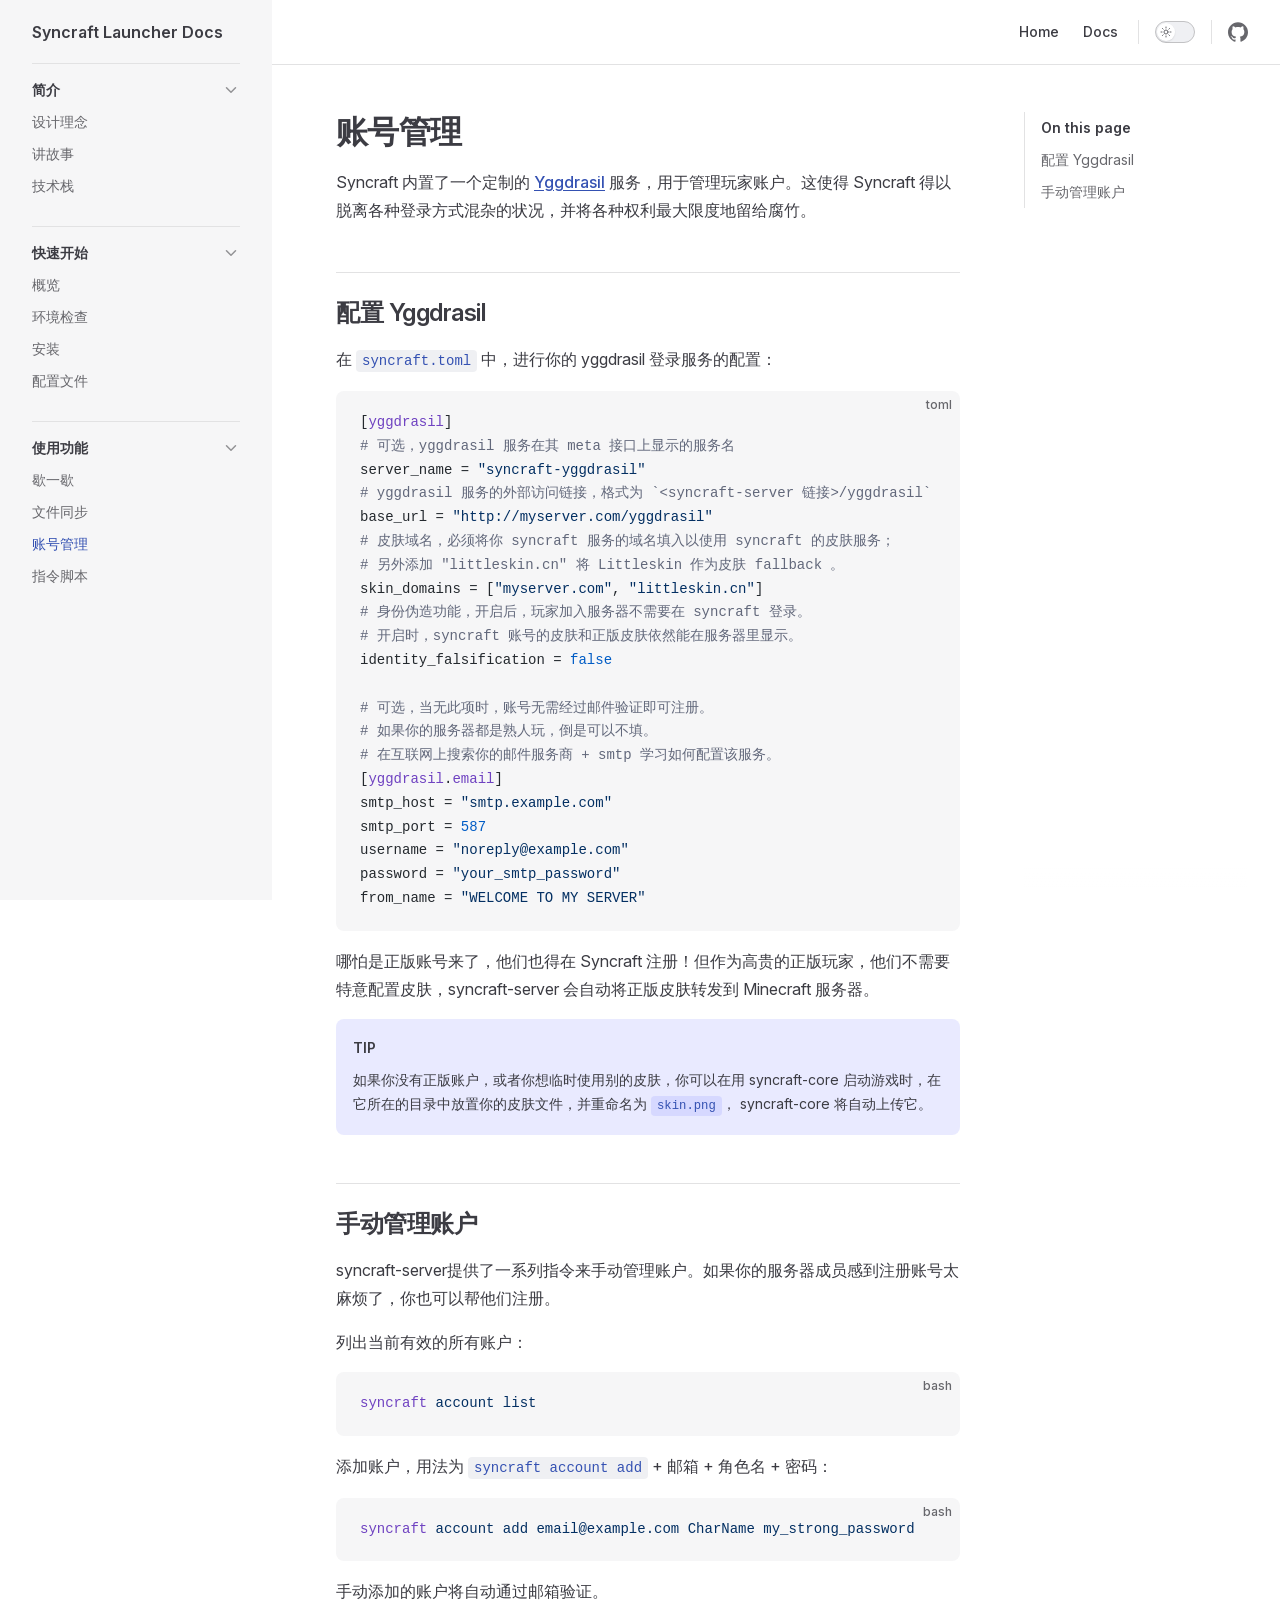
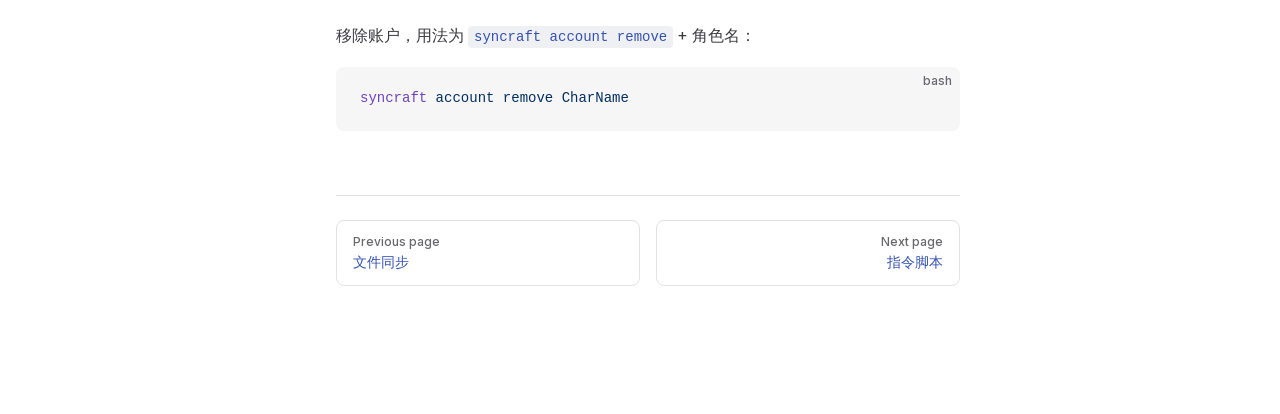
<file: syncraft/features/account.html>
<!DOCTYPE html>
<html lang="en-US" dir="ltr">
  <head>
    <meta charset="utf-8">
    <meta name="viewport" content="width=device-width,initial-scale=1">
    <title>账号管理 | Syncraft Launcher Docs</title>
    <meta name="description" content="The official documents of Syncraft.">
    <meta name="generator" content="VitePress v2.0.0-alpha.19">
    <link rel="preload stylesheet" href="/syncraft/assets/style.21u9yF-3.css" as="style">
    <link rel="preload stylesheet" href="/syncraft/vp-icons.css" as="style">
    <script type="module" src="/syncraft/assets/chunks/metadata.faaf584f.js"></script>
    <script type="module" src="/syncraft/assets/app.Cu7lZQsG.js"></script>
    <link rel="preload" href="/syncraft/assets/inter-roman-latin.BOE8-mWI.woff2" as="font" type="font/woff2" crossorigin="">
    <link rel="modulepreload" href="/syncraft/assets/chunks/framework.B1PU1n-w.js">
    <link rel="modulepreload" href="/syncraft/assets/chunks/theme.CBnJ7_3n.js">
    <link rel="modulepreload" href="/syncraft/assets/features_account.md.CbOnuf8S.lean.js">
    <script id="check-dark-mode">(()=>{let e=localStorage.getItem(`vitepress-theme-appearance`)||`auto`,t=window.matchMedia(`(prefers-color-scheme: dark)`).matches;(!e||e===`auto`?t:e===`dark`)&&document.documentElement.classList.add(`dark`)})();</script>
    <script id="check-mac-os">document.documentElement.classList.toggle(`mac`,/Mac|iPhone|iPod|iPad/i.test(navigator.platform));</script>
  </head>
  <body>
    <div id="app"><div class="Layout" data-v-0cf61682><!--[--><!--]--><!--[--><span tabindex="-1" data-v-414181b2></span><a href="#VPContent" class="VPSkipLink visually-hidden" data-v-414181b2>Skip to content</a><!--]--><!----><header class="VPNav" data-v-0cf61682 data-v-9f75dce3><div class="VPNavBar has-sidebar top" data-v-9f75dce3 data-v-9ca1369d><div class="wrapper" data-v-9ca1369d><div class="container" data-v-9ca1369d><div class="title" data-v-9ca1369d><div class="VPNavBarTitle has-sidebar" data-v-9ca1369d data-v-1e38c6bc><a class="title" href="/syncraft/" data-v-1e38c6bc><!--[--><!--]--><!----><span data-v-1e38c6bc>Syncraft Launcher Docs</span><!--[--><!--]--></a></div></div><div class="content" data-v-9ca1369d><div class="content-body" data-v-9ca1369d><!--[--><!--]--><div class="VPNavBarSearch search" data-v-9ca1369d data-v-2fc7f2c6><!----></div><nav aria-labelledby="main-nav-aria-label" class="VPNavBarMenu menu" data-v-9ca1369d data-v-3ffeddce><span id="main-nav-aria-label" class="visually-hidden" data-v-3ffeddce> Main Navigation </span><ul class="list" data-v-3ffeddce><!--[--><li data-v-3ffeddce><a class="VPLink link VPNavBarMenuLink" href="/syncraft/" tabindex="0" data-v-3ffeddce data-v-7547a935><!--[--><span data-v-7547a935>Home</span><!--]--></a></li><li data-v-3ffeddce><a class="VPLink link VPNavBarMenuLink" href="/syncraft/intro/" tabindex="0" data-v-3ffeddce data-v-7547a935><!--[--><span data-v-7547a935>Docs</span><!--]--></a></li><!--]--></ul></nav><!----><div class="VPNavBarAppearance appearance" data-v-9ca1369d data-v-6c893767><button class="VPSwitch VPSwitchAppearance" type="button" role="switch" title aria-checked="false" data-v-6c893767 data-v-5337faa4 data-v-1d5665e3><span class="check" data-v-1d5665e3><span class="icon" data-v-1d5665e3><!--[--><span class="vpi-sun sun" data-v-5337faa4></span><span class="vpi-moon moon" data-v-5337faa4></span><!--]--></span></span></button></div><ul class="VPSocialLinks VPNavBarSocialLinks social-links" data-v-9ca1369d data-v-0394ad82 data-v-babe741d><!--[--><li class="item" data-v-babe741d><a class="VPSocialLink no-icon" href="https://github.com/Falswqwq/syncraft-server" aria-label="github" target="_blank" rel="me noopener" data-v-babe741d data-v-7bdffce5><span class="vpi-social-github"></span></a></li><!--]--></ul><div class="VPFlyout VPNavBarExtra extra" data-v-9ca1369d data-v-3da7c200 data-v-42cb505d><button type="button" class="button" aria-haspopup="true" aria-expanded="false" aria-label="extra navigation" data-v-42cb505d><span class="vpi-more-horizontal icon" data-v-42cb505d></span></button><div class="menu" data-v-42cb505d><div class="VPMenu" data-v-42cb505d data-v-f7257f43><!----><!--[--><!--[--><!----><div class="group" data-v-3da7c200><div class="item appearance" data-v-3da7c200><p class="label" data-v-3da7c200>Appearance</p><div class="appearance-action" data-v-3da7c200><button class="VPSwitch VPSwitchAppearance" type="button" role="switch" title aria-checked="false" data-v-3da7c200 data-v-5337faa4 data-v-1d5665e3><span class="check" data-v-1d5665e3><span class="icon" data-v-1d5665e3><!--[--><span class="vpi-sun sun" data-v-5337faa4></span><span class="vpi-moon moon" data-v-5337faa4></span><!--]--></span></span></button></div></div></div><div class="group" data-v-3da7c200><div class="item social-links" data-v-3da7c200><ul class="VPSocialLinks social-links-list" data-v-3da7c200 data-v-babe741d><!--[--><li class="item" data-v-babe741d><a class="VPSocialLink no-icon" href="https://github.com/Falswqwq/syncraft-server" aria-label="github" target="_blank" rel="me noopener" data-v-babe741d data-v-7bdffce5><span class="vpi-social-github"></span></a></li><!--]--></ul></div></div><!--]--><!--]--></div></div></div><!--[--><!--]--><button type="button" class="VPNavBarHamburger hamburger" aria-label="mobile navigation" aria-expanded="false" aria-controls="VPNavScreen" data-v-9ca1369d data-v-e5dd9c1c><span class="container" data-v-e5dd9c1c><span class="top" data-v-e5dd9c1c></span><span class="middle" data-v-e5dd9c1c></span><span class="bottom" data-v-e5dd9c1c></span></span></button></div></div></div></div><div class="divider" data-v-9ca1369d><div class="divider-line" data-v-9ca1369d></div></div></div><!----></header><div class="VPLocalNav has-sidebar empty" data-v-0cf61682 data-v-db738f89><div class="container" data-v-db738f89><button class="menu" aria-expanded="false" aria-controls="VPSidebarNav" data-v-db738f89><span class="vpi-align-left menu-icon" data-v-db738f89></span><span class="menu-text" data-v-db738f89>Menu</span></button><div class="VPLocalNavOutlineDropdown" style="--vp-vh:0px;" data-allow-mismatch="style" data-v-db738f89 data-v-0c4290fe><button data-v-0c4290fe>Return to top</button><!----></div></div></div><aside class="VPSidebar" data-v-0cf61682 data-v-af661f50><div class="curtain" data-v-af661f50></div><nav class="nav" id="VPSidebarNav" aria-labelledby="sidebar-aria-label" tabindex="-1" data-v-af661f50><span class="visually-hidden" id="sidebar-aria-label" data-v-af661f50> Sidebar Navigation </span><!--[--><!--]--><!--[--><div class="no-transition group" data-v-8d50c081><section class="VPSidebarItem level-0 collapsible" data-v-8d50c081 data-v-1988c617><div class="item" role="button" tabindex="0" data-v-1988c617><div class="indicator" data-v-1988c617></div><h2 class="text" data-v-1988c617>简介</h2><div class="caret" role="button" aria-label="toggle section" tabindex="0" data-v-1988c617><span class="vpi-chevron-right caret-icon" data-v-1988c617></span></div></div><ul class="items" data-v-1988c617><li data-v-1988c617><!--[--><div class="VPSidebarItem level-1 is-link" data-v-1988c617><div class="item" data-v-1988c617><div class="indicator" data-v-1988c617></div><a class="VPLink link link" href="/syncraft/intro/" data-v-1988c617><!--[--><p class="text" data-v-1988c617>设计理念</p><!--]--></a><!----></div><!----></div><div class="VPSidebarItem level-1 is-link" data-v-1988c617><div class="item" data-v-1988c617><div class="indicator" data-v-1988c617></div><a class="VPLink link link" href="/syncraft/intro/story.html" data-v-1988c617><!--[--><p class="text" data-v-1988c617>讲故事</p><!--]--></a><!----></div><!----></div><div class="VPSidebarItem level-1 is-link" data-v-1988c617><div class="item" data-v-1988c617><div class="indicator" data-v-1988c617></div><a class="VPLink link link" href="/syncraft/intro/tech-stack.html" data-v-1988c617><!--[--><p class="text" data-v-1988c617>技术栈</p><!--]--></a><!----></div><!----></div><!--]--></li></ul></section></div><div class="no-transition group" data-v-8d50c081><section class="VPSidebarItem level-0 collapsible" data-v-8d50c081 data-v-1988c617><div class="item" role="button" tabindex="0" data-v-1988c617><div class="indicator" data-v-1988c617></div><h2 class="text" data-v-1988c617>快速开始</h2><div class="caret" role="button" aria-label="toggle section" tabindex="0" data-v-1988c617><span class="vpi-chevron-right caret-icon" data-v-1988c617></span></div></div><ul class="items" data-v-1988c617><li data-v-1988c617><!--[--><div class="VPSidebarItem level-1 is-link" data-v-1988c617><div class="item" data-v-1988c617><div class="indicator" data-v-1988c617></div><a class="VPLink link link" href="/syncraft/quick-start/" data-v-1988c617><!--[--><p class="text" data-v-1988c617>概览</p><!--]--></a><!----></div><!----></div><div class="VPSidebarItem level-1 is-link" data-v-1988c617><div class="item" data-v-1988c617><div class="indicator" data-v-1988c617></div><a class="VPLink link link" href="/syncraft/quick-start/environment.html" data-v-1988c617><!--[--><p class="text" data-v-1988c617>环境检查</p><!--]--></a><!----></div><!----></div><div class="VPSidebarItem level-1 is-link" data-v-1988c617><div class="item" data-v-1988c617><div class="indicator" data-v-1988c617></div><a class="VPLink link link" href="/syncraft/quick-start/installation.html" data-v-1988c617><!--[--><p class="text" data-v-1988c617>安装</p><!--]--></a><!----></div><!----></div><div class="VPSidebarItem level-1 is-link" data-v-1988c617><div class="item" data-v-1988c617><div class="indicator" data-v-1988c617></div><a class="VPLink link link" href="/syncraft/quick-start/config-file.html" data-v-1988c617><!--[--><p class="text" data-v-1988c617>配置文件</p><!--]--></a><!----></div><!----></div><!--]--></li></ul></section></div><div class="no-transition group" data-v-8d50c081><section class="VPSidebarItem level-0 collapsible" data-v-8d50c081 data-v-1988c617><div class="item" role="button" tabindex="0" data-v-1988c617><div class="indicator" data-v-1988c617></div><h2 class="text" data-v-1988c617>使用功能</h2><div class="caret" role="button" aria-label="toggle section" tabindex="0" data-v-1988c617><span class="vpi-chevron-right caret-icon" data-v-1988c617></span></div></div><ul class="items" data-v-1988c617><li data-v-1988c617><!--[--><div class="VPSidebarItem level-1 is-link" data-v-1988c617><div class="item" data-v-1988c617><div class="indicator" data-v-1988c617></div><a class="VPLink link link" href="/syncraft/features/" data-v-1988c617><!--[--><p class="text" data-v-1988c617>歇一歇</p><!--]--></a><!----></div><!----></div><div class="VPSidebarItem level-1 is-link" data-v-1988c617><div class="item" data-v-1988c617><div class="indicator" data-v-1988c617></div><a class="VPLink link link" href="/syncraft/features/file-sync.html" data-v-1988c617><!--[--><p class="text" data-v-1988c617>文件同步</p><!--]--></a><!----></div><!----></div><div class="VPSidebarItem level-1 is-link" data-v-1988c617><div class="item" data-v-1988c617><div class="indicator" data-v-1988c617></div><a class="VPLink link link" href="/syncraft/features/account.html" data-v-1988c617><!--[--><p class="text" data-v-1988c617>账号管理</p><!--]--></a><!----></div><!----></div><div class="VPSidebarItem level-1 is-link" data-v-1988c617><div class="item" data-v-1988c617><div class="indicator" data-v-1988c617></div><a class="VPLink link link" href="/syncraft/features/scripts.html" data-v-1988c617><!--[--><p class="text" data-v-1988c617>指令脚本</p><!--]--></a><!----></div><!----></div><!--]--></li></ul></section></div><!--]--><!--[--><!--]--></nav></aside><div class="VPContent has-sidebar" id="VPContent" data-v-0cf61682 data-v-7948e71f><div class="VPDoc has-sidebar has-aside" data-v-7948e71f data-v-d2ed57e1><!--[--><!--]--><div class="container" data-v-d2ed57e1><div class="aside" data-v-d2ed57e1><div class="aside-curtain" data-v-d2ed57e1></div><div class="aside-container" data-v-d2ed57e1><div class="aside-content" data-v-d2ed57e1><div class="VPDocAside" data-v-d2ed57e1 data-v-62132652><!--[--><!--]--><!--[--><!--]--><nav aria-labelledby="doc-outline-aria-label" class="VPDocAsideOutline" data-v-62132652 data-v-208c587c><div class="content" data-v-208c587c><div class="outline-marker" data-v-208c587c></div><div aria-level="2" class="outline-title" id="doc-outline-aria-label" role="heading" data-v-208c587c>On this page</div><ul class="VPDocOutlineItem root" data-v-208c587c data-v-1ce71065><!--[--><!--]--></ul></div></nav><!--[--><!--]--><div class="spacer" data-v-62132652></div><!--[--><!--]--><!----><!--[--><!--]--><!--[--><!--]--></div></div></div></div><div class="content" data-v-d2ed57e1><div class="content-container" data-v-d2ed57e1><!--[--><!--]--><main class="main" data-v-d2ed57e1><div style="position:relative;" class="vp-doc _syncraft_features_account" data-v-d2ed57e1><div><h1 id="账号管理" tabindex="-1">账号管理 <a class="header-anchor" href="#账号管理" aria-label="Permalink to “账号管理”">​</a></h1><p>Syncraft 内置了一个定制的 <a href="https://yushijinhun.github.io/authlib-injector/en/yggdrasil-server-technical-specification.html" target="_blank" rel="noreferrer">Yggdrasil</a> 服务，用于管理玩家账户。这使得 Syncraft 得以脱离各种登录方式混杂的状况，并将各种权利最大限度地留给腐竹。</p><h2 id="配置-yggdrasil" tabindex="-1">配置 Yggdrasil <a class="header-anchor" href="#配置-yggdrasil" aria-label="Permalink to “配置 Yggdrasil”">​</a></h2><p>在 <code>syncraft.toml</code> 中，进行你的 yggdrasil 登录服务的配置：</p><div class="language-toml"><button title="Copy code" data-copied="Copied" class="copy"></button><span class="lang">toml</span><pre class="shiki shiki-themes github-light github-dark" style="--shiki-light:#24292e;--shiki-dark:#e1e4e8;--shiki-light-bg:#fff;--shiki-dark-bg:#24292e;" tabindex="0" dir="ltr"><code><span class="line"><span style="--shiki-light:#24292E;--shiki-dark:#E1E4E8;">[</span><span style="--shiki-light:#6F42C1;--shiki-dark:#B392F0;">yggdrasil</span><span style="--shiki-light:#24292E;--shiki-dark:#E1E4E8;">]</span></span>
<span class="line"><span style="--shiki-light:#62687b;--shiki-dark:#818e99;"># 可选，yggdrasil 服务在其 meta 接口上显示的服务名</span></span>
<span class="line"><span style="--shiki-light:#24292E;--shiki-dark:#E1E4E8;">server_name = </span><span style="--shiki-light:#032F62;--shiki-dark:#9ECBFF;">&quot;syncraft-yggdrasil&quot;</span></span>
<span class="line"><span style="--shiki-light:#62687b;--shiki-dark:#818e99;"># yggdrasil 服务的外部访问链接，格式为 `&lt;syncraft-server 链接&gt;/yggdrasil`</span></span>
<span class="line"><span style="--shiki-light:#24292E;--shiki-dark:#E1E4E8;">base_url = </span><span style="--shiki-light:#032F62;--shiki-dark:#9ECBFF;">&quot;http://myserver.com/yggdrasil&quot;</span></span>
<span class="line"><span style="--shiki-light:#62687b;--shiki-dark:#818e99;"># 皮肤域名，必须将你 syncraft 服务的域名填入以使用 syncraft 的皮肤服务；</span></span>
<span class="line"><span style="--shiki-light:#62687b;--shiki-dark:#818e99;"># 另外添加 &quot;littleskin.cn&quot; 将 Littleskin 作为皮肤 fallback 。</span></span>
<span class="line"><span style="--shiki-light:#24292E;--shiki-dark:#E1E4E8;">skin_domains = [</span><span style="--shiki-light:#032F62;--shiki-dark:#9ECBFF;">&quot;myserver.com&quot;</span><span style="--shiki-light:#24292E;--shiki-dark:#E1E4E8;">, </span><span style="--shiki-light:#032F62;--shiki-dark:#9ECBFF;">&quot;littleskin.cn&quot;</span><span style="--shiki-light:#24292E;--shiki-dark:#E1E4E8;">]</span></span>
<span class="line"><span style="--shiki-light:#62687b;--shiki-dark:#818e99;"># 身份伪造功能，开启后，玩家加入服务器不需要在 syncraft 登录。</span></span>
<span class="line"><span style="--shiki-light:#62687b;--shiki-dark:#818e99;"># 开启时，syncraft 账号的皮肤和正版皮肤依然能在服务器里显示。</span></span>
<span class="line"><span style="--shiki-light:#24292E;--shiki-dark:#E1E4E8;">identity_falsification = </span><span style="--shiki-light:#005CC5;--shiki-dark:#79B8FF;">false</span></span>
<span class="line"></span>
<span class="line"><span style="--shiki-light:#62687b;--shiki-dark:#818e99;"># 可选，当无此项时，账号无需经过邮件验证即可注册。</span></span>
<span class="line"><span style="--shiki-light:#62687b;--shiki-dark:#818e99;"># 如果你的服务器都是熟人玩，倒是可以不填。</span></span>
<span class="line"><span style="--shiki-light:#62687b;--shiki-dark:#818e99;"># 在互联网上搜索你的邮件服务商 + smtp 学习如何配置该服务。</span></span>
<span class="line"><span style="--shiki-light:#24292E;--shiki-dark:#E1E4E8;">[</span><span style="--shiki-light:#6F42C1;--shiki-dark:#B392F0;">yggdrasil</span><span style="--shiki-light:#24292E;--shiki-dark:#E1E4E8;">.</span><span style="--shiki-light:#6F42C1;--shiki-dark:#B392F0;">email</span><span style="--shiki-light:#24292E;--shiki-dark:#E1E4E8;">]</span></span>
<span class="line"><span style="--shiki-light:#24292E;--shiki-dark:#E1E4E8;">smtp_host = </span><span style="--shiki-light:#032F62;--shiki-dark:#9ECBFF;">&quot;smtp.example.com&quot;</span></span>
<span class="line"><span style="--shiki-light:#24292E;--shiki-dark:#E1E4E8;">smtp_port = </span><span style="--shiki-light:#005CC5;--shiki-dark:#79B8FF;">587</span></span>
<span class="line"><span style="--shiki-light:#24292E;--shiki-dark:#E1E4E8;">username = </span><span style="--shiki-light:#032F62;--shiki-dark:#9ECBFF;">&quot;noreply@example.com&quot;</span></span>
<span class="line"><span style="--shiki-light:#24292E;--shiki-dark:#E1E4E8;">password = </span><span style="--shiki-light:#032F62;--shiki-dark:#9ECBFF;">&quot;your_smtp_password&quot;</span></span>
<span class="line"><span style="--shiki-light:#24292E;--shiki-dark:#E1E4E8;">from_name = </span><span style="--shiki-light:#032F62;--shiki-dark:#9ECBFF;">&quot;WELCOME TO MY SERVER&quot;</span></span></code></pre></div><p>哪怕是正版账号来了，他们也得在 Syncraft 注册！但作为高贵的正版玩家，他们不需要特意配置皮肤，syncraft-server 会自动将正版皮肤转发到 Minecraft 服务器。</p><div class="tip custom-block"><p class="custom-block-title custom-block-title-default">TIP</p><p>如果你没有正版账户，或者你想临时使用别的皮肤，你可以在用 syncraft-core 启动游戏时，在它所在的目录中放置你的皮肤文件，并重命名为 <code>skin.png</code>， syncraft-core 将自动上传它。</p></div><h2 id="手动管理账户" tabindex="-1">手动管理账户 <a class="header-anchor" href="#手动管理账户" aria-label="Permalink to “手动管理账户”">​</a></h2><p>syncraft-server提供了一系列指令来手动管理账户。如果你的服务器成员感到注册账号太麻烦了，你也可以帮他们注册。</p><p>列出当前有效的所有账户：</p><div class="language-bash"><button title="Copy code" data-copied="Copied" class="copy"></button><span class="lang">bash</span><pre class="shiki shiki-themes github-light github-dark" style="--shiki-light:#24292e;--shiki-dark:#e1e4e8;--shiki-light-bg:#fff;--shiki-dark-bg:#24292e;" tabindex="0" dir="ltr"><code><span class="line"><span style="--shiki-light:#6F42C1;--shiki-dark:#B392F0;">syncraft</span><span style="--shiki-light:#032F62;--shiki-dark:#9ECBFF;"> account</span><span style="--shiki-light:#032F62;--shiki-dark:#9ECBFF;"> list</span></span></code></pre></div><p>添加账户，用法为 <code>syncraft account add</code> + 邮箱 + 角色名 + 密码：</p><div class="language-bash"><button title="Copy code" data-copied="Copied" class="copy"></button><span class="lang">bash</span><pre class="shiki shiki-themes github-light github-dark" style="--shiki-light:#24292e;--shiki-dark:#e1e4e8;--shiki-light-bg:#fff;--shiki-dark-bg:#24292e;" tabindex="0" dir="ltr"><code><span class="line"><span style="--shiki-light:#6F42C1;--shiki-dark:#B392F0;">syncraft</span><span style="--shiki-light:#032F62;--shiki-dark:#9ECBFF;"> account</span><span style="--shiki-light:#032F62;--shiki-dark:#9ECBFF;"> add</span><span style="--shiki-light:#032F62;--shiki-dark:#9ECBFF;"> email@example.com</span><span style="--shiki-light:#032F62;--shiki-dark:#9ECBFF;"> CharName</span><span style="--shiki-light:#032F62;--shiki-dark:#9ECBFF;"> my_strong_password</span></span></code></pre></div><p>手动添加的账户将自动通过邮箱验证。</p><p>移除账户，用法为 <code>syncraft account remove</code> + 角色名：</p><div class="language-bash"><button title="Copy code" data-copied="Copied" class="copy"></button><span class="lang">bash</span><pre class="shiki shiki-themes github-light github-dark" style="--shiki-light:#24292e;--shiki-dark:#e1e4e8;--shiki-light-bg:#fff;--shiki-dark-bg:#24292e;" tabindex="0" dir="ltr"><code><span class="line"><span style="--shiki-light:#6F42C1;--shiki-dark:#B392F0;">syncraft</span><span style="--shiki-light:#032F62;--shiki-dark:#9ECBFF;"> account</span><span style="--shiki-light:#032F62;--shiki-dark:#9ECBFF;"> remove</span><span style="--shiki-light:#032F62;--shiki-dark:#9ECBFF;"> CharName</span></span></code></pre></div></div></div></main><footer class="VPDocFooter" data-v-d2ed57e1 data-v-4f2a98af><!--[--><!--]--><!----><nav class="prev-next" aria-labelledby="doc-footer-aria-label" data-v-4f2a98af><span class="visually-hidden" id="doc-footer-aria-label" data-v-4f2a98af>Pager</span><div class="pager" data-v-4f2a98af><a class="VPLink link pager-link prev" href="/syncraft/features/file-sync.html" data-v-4f2a98af><!--[--><span class="desc" data-v-4f2a98af>Previous page</span><span class="title" data-v-4f2a98af>文件同步</span><!--]--></a></div><div class="pager" data-v-4f2a98af><a class="VPLink link pager-link next" href="/syncraft/features/scripts.html" data-v-4f2a98af><!--[--><span class="desc" data-v-4f2a98af>Next page</span><span class="title" data-v-4f2a98af>指令脚本</span><!--]--></a></div></nav></footer><!--[--><!--]--></div></div></div><!--[--><!--]--></div></div><!----><!--[--><!--]--></div></div>
    
    
  </body>
</html>
</file>
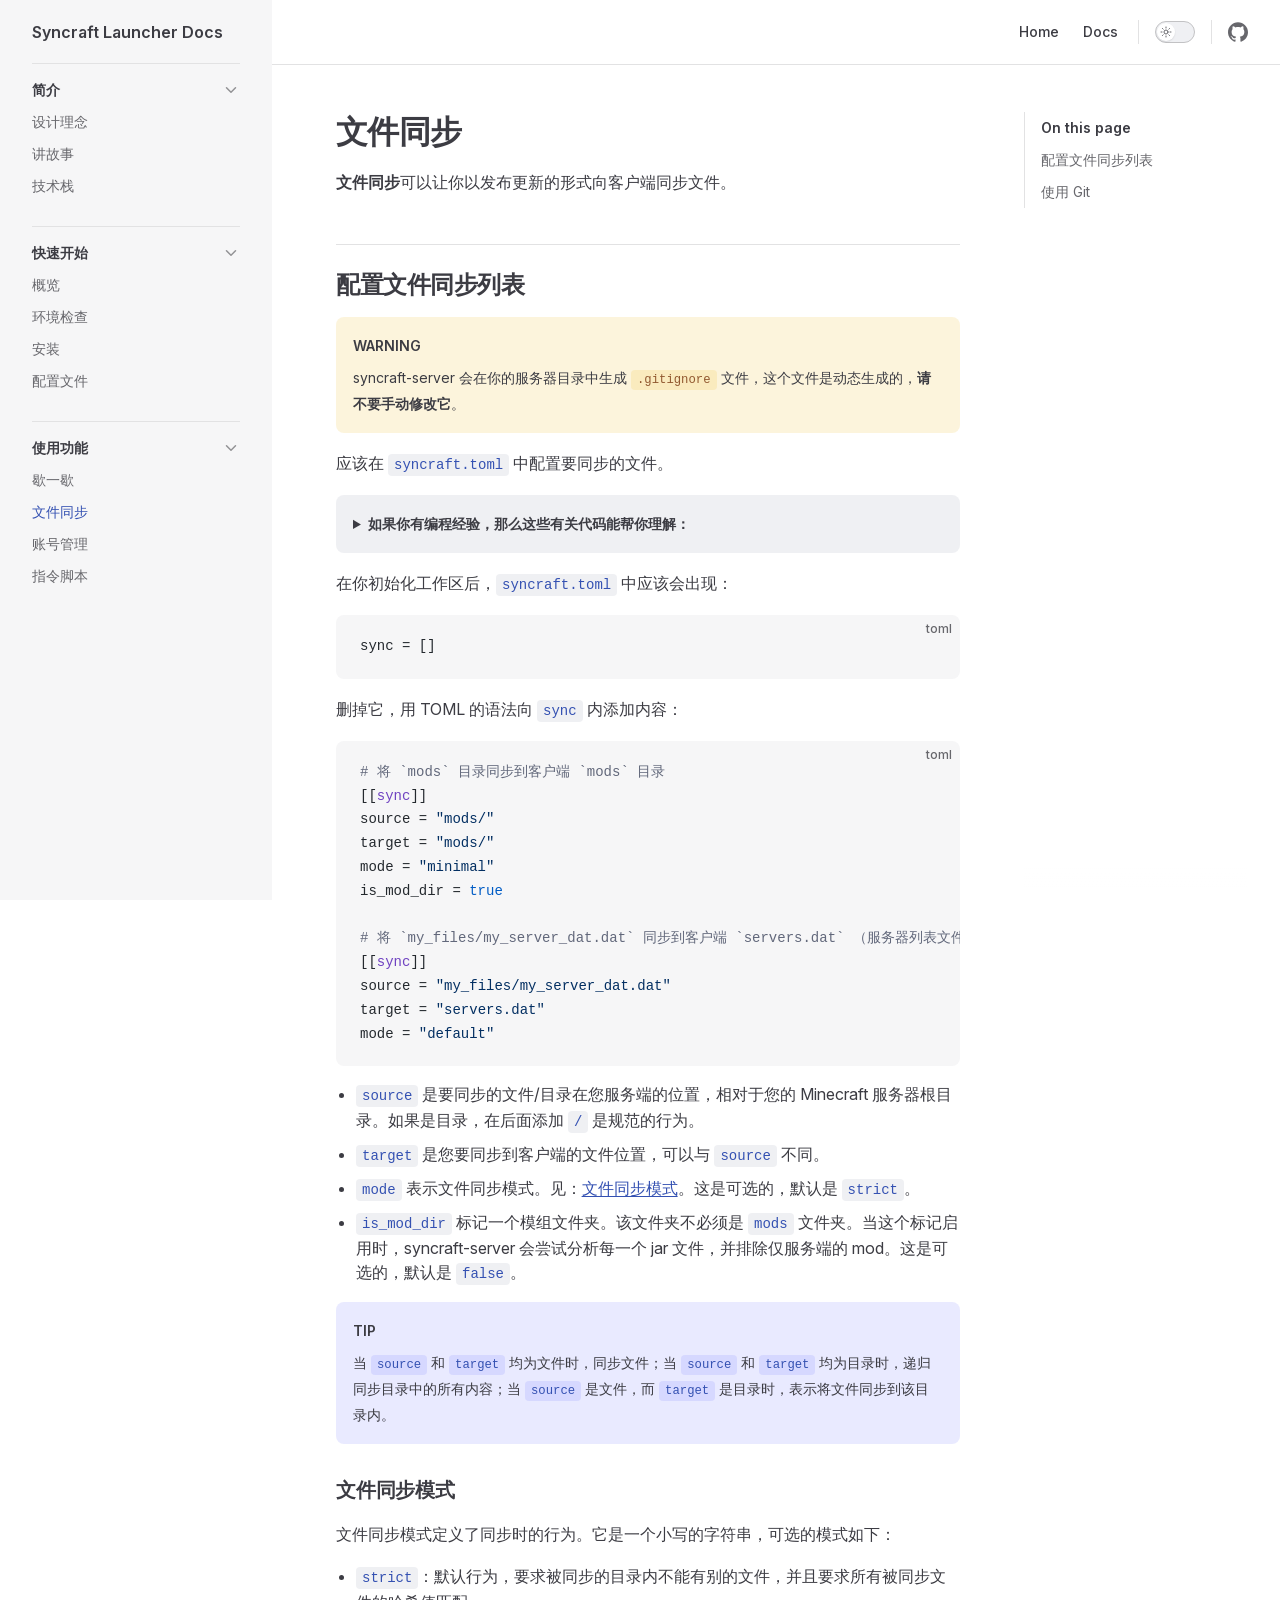
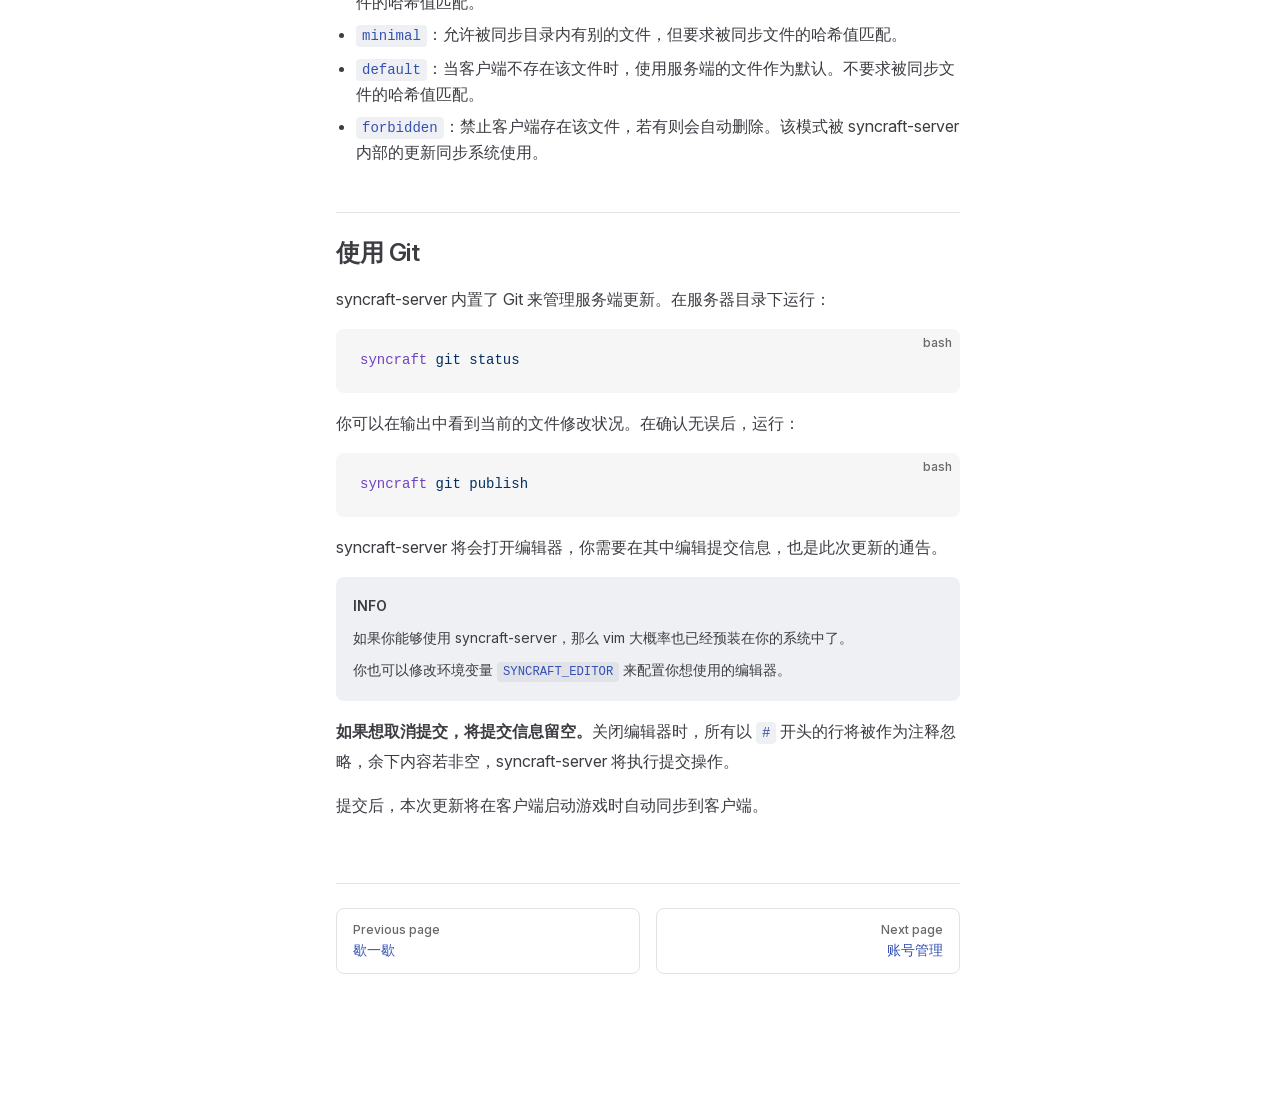
<file: syncraft/features/file-sync.html>
<!DOCTYPE html>
<html lang="en-US" dir="ltr">
  <head>
    <meta charset="utf-8">
    <meta name="viewport" content="width=device-width,initial-scale=1">
    <title>文件同步 | Syncraft Launcher Docs</title>
    <meta name="description" content="The official documents of Syncraft.">
    <meta name="generator" content="VitePress v2.0.0-alpha.19">
    <link rel="preload stylesheet" href="/syncraft/assets/style.21u9yF-3.css" as="style">
    <link rel="preload stylesheet" href="/syncraft/vp-icons.css" as="style">
    <script type="module" src="/syncraft/assets/chunks/metadata.faaf584f.js"></script>
    <script type="module" src="/syncraft/assets/app.Cu7lZQsG.js"></script>
    <link rel="preload" href="/syncraft/assets/inter-roman-latin.BOE8-mWI.woff2" as="font" type="font/woff2" crossorigin="">
    <link rel="modulepreload" href="/syncraft/assets/chunks/framework.B1PU1n-w.js">
    <link rel="modulepreload" href="/syncraft/assets/chunks/theme.CBnJ7_3n.js">
    <link rel="modulepreload" href="/syncraft/assets/features_file-sync.md.DvZQcr68.lean.js">
    <script id="check-dark-mode">(()=>{let e=localStorage.getItem(`vitepress-theme-appearance`)||`auto`,t=window.matchMedia(`(prefers-color-scheme: dark)`).matches;(!e||e===`auto`?t:e===`dark`)&&document.documentElement.classList.add(`dark`)})();</script>
    <script id="check-mac-os">document.documentElement.classList.toggle(`mac`,/Mac|iPhone|iPod|iPad/i.test(navigator.platform));</script>
  </head>
  <body>
    <div id="app"><div class="Layout" data-v-0cf61682><!--[--><!--]--><!--[--><span tabindex="-1" data-v-414181b2></span><a href="#VPContent" class="VPSkipLink visually-hidden" data-v-414181b2>Skip to content</a><!--]--><!----><header class="VPNav" data-v-0cf61682 data-v-9f75dce3><div class="VPNavBar has-sidebar top" data-v-9f75dce3 data-v-9ca1369d><div class="wrapper" data-v-9ca1369d><div class="container" data-v-9ca1369d><div class="title" data-v-9ca1369d><div class="VPNavBarTitle has-sidebar" data-v-9ca1369d data-v-1e38c6bc><a class="title" href="/syncraft/" data-v-1e38c6bc><!--[--><!--]--><!----><span data-v-1e38c6bc>Syncraft Launcher Docs</span><!--[--><!--]--></a></div></div><div class="content" data-v-9ca1369d><div class="content-body" data-v-9ca1369d><!--[--><!--]--><div class="VPNavBarSearch search" data-v-9ca1369d data-v-2fc7f2c6><!----></div><nav aria-labelledby="main-nav-aria-label" class="VPNavBarMenu menu" data-v-9ca1369d data-v-3ffeddce><span id="main-nav-aria-label" class="visually-hidden" data-v-3ffeddce> Main Navigation </span><ul class="list" data-v-3ffeddce><!--[--><li data-v-3ffeddce><a class="VPLink link VPNavBarMenuLink" href="/syncraft/" tabindex="0" data-v-3ffeddce data-v-7547a935><!--[--><span data-v-7547a935>Home</span><!--]--></a></li><li data-v-3ffeddce><a class="VPLink link VPNavBarMenuLink" href="/syncraft/intro/" tabindex="0" data-v-3ffeddce data-v-7547a935><!--[--><span data-v-7547a935>Docs</span><!--]--></a></li><!--]--></ul></nav><!----><div class="VPNavBarAppearance appearance" data-v-9ca1369d data-v-6c893767><button class="VPSwitch VPSwitchAppearance" type="button" role="switch" title aria-checked="false" data-v-6c893767 data-v-5337faa4 data-v-1d5665e3><span class="check" data-v-1d5665e3><span class="icon" data-v-1d5665e3><!--[--><span class="vpi-sun sun" data-v-5337faa4></span><span class="vpi-moon moon" data-v-5337faa4></span><!--]--></span></span></button></div><ul class="VPSocialLinks VPNavBarSocialLinks social-links" data-v-9ca1369d data-v-0394ad82 data-v-babe741d><!--[--><li class="item" data-v-babe741d><a class="VPSocialLink no-icon" href="https://github.com/Falswqwq/syncraft-server" aria-label="github" target="_blank" rel="me noopener" data-v-babe741d data-v-7bdffce5><span class="vpi-social-github"></span></a></li><!--]--></ul><div class="VPFlyout VPNavBarExtra extra" data-v-9ca1369d data-v-3da7c200 data-v-42cb505d><button type="button" class="button" aria-haspopup="true" aria-expanded="false" aria-label="extra navigation" data-v-42cb505d><span class="vpi-more-horizontal icon" data-v-42cb505d></span></button><div class="menu" data-v-42cb505d><div class="VPMenu" data-v-42cb505d data-v-f7257f43><!----><!--[--><!--[--><!----><div class="group" data-v-3da7c200><div class="item appearance" data-v-3da7c200><p class="label" data-v-3da7c200>Appearance</p><div class="appearance-action" data-v-3da7c200><button class="VPSwitch VPSwitchAppearance" type="button" role="switch" title aria-checked="false" data-v-3da7c200 data-v-5337faa4 data-v-1d5665e3><span class="check" data-v-1d5665e3><span class="icon" data-v-1d5665e3><!--[--><span class="vpi-sun sun" data-v-5337faa4></span><span class="vpi-moon moon" data-v-5337faa4></span><!--]--></span></span></button></div></div></div><div class="group" data-v-3da7c200><div class="item social-links" data-v-3da7c200><ul class="VPSocialLinks social-links-list" data-v-3da7c200 data-v-babe741d><!--[--><li class="item" data-v-babe741d><a class="VPSocialLink no-icon" href="https://github.com/Falswqwq/syncraft-server" aria-label="github" target="_blank" rel="me noopener" data-v-babe741d data-v-7bdffce5><span class="vpi-social-github"></span></a></li><!--]--></ul></div></div><!--]--><!--]--></div></div></div><!--[--><!--]--><button type="button" class="VPNavBarHamburger hamburger" aria-label="mobile navigation" aria-expanded="false" aria-controls="VPNavScreen" data-v-9ca1369d data-v-e5dd9c1c><span class="container" data-v-e5dd9c1c><span class="top" data-v-e5dd9c1c></span><span class="middle" data-v-e5dd9c1c></span><span class="bottom" data-v-e5dd9c1c></span></span></button></div></div></div></div><div class="divider" data-v-9ca1369d><div class="divider-line" data-v-9ca1369d></div></div></div><!----></header><div class="VPLocalNav has-sidebar empty" data-v-0cf61682 data-v-db738f89><div class="container" data-v-db738f89><button class="menu" aria-expanded="false" aria-controls="VPSidebarNav" data-v-db738f89><span class="vpi-align-left menu-icon" data-v-db738f89></span><span class="menu-text" data-v-db738f89>Menu</span></button><div class="VPLocalNavOutlineDropdown" style="--vp-vh:0px;" data-allow-mismatch="style" data-v-db738f89 data-v-0c4290fe><button data-v-0c4290fe>Return to top</button><!----></div></div></div><aside class="VPSidebar" data-v-0cf61682 data-v-af661f50><div class="curtain" data-v-af661f50></div><nav class="nav" id="VPSidebarNav" aria-labelledby="sidebar-aria-label" tabindex="-1" data-v-af661f50><span class="visually-hidden" id="sidebar-aria-label" data-v-af661f50> Sidebar Navigation </span><!--[--><!--]--><!--[--><div class="no-transition group" data-v-8d50c081><section class="VPSidebarItem level-0 collapsible" data-v-8d50c081 data-v-1988c617><div class="item" role="button" tabindex="0" data-v-1988c617><div class="indicator" data-v-1988c617></div><h2 class="text" data-v-1988c617>简介</h2><div class="caret" role="button" aria-label="toggle section" tabindex="0" data-v-1988c617><span class="vpi-chevron-right caret-icon" data-v-1988c617></span></div></div><ul class="items" data-v-1988c617><li data-v-1988c617><!--[--><div class="VPSidebarItem level-1 is-link" data-v-1988c617><div class="item" data-v-1988c617><div class="indicator" data-v-1988c617></div><a class="VPLink link link" href="/syncraft/intro/" data-v-1988c617><!--[--><p class="text" data-v-1988c617>设计理念</p><!--]--></a><!----></div><!----></div><div class="VPSidebarItem level-1 is-link" data-v-1988c617><div class="item" data-v-1988c617><div class="indicator" data-v-1988c617></div><a class="VPLink link link" href="/syncraft/intro/story.html" data-v-1988c617><!--[--><p class="text" data-v-1988c617>讲故事</p><!--]--></a><!----></div><!----></div><div class="VPSidebarItem level-1 is-link" data-v-1988c617><div class="item" data-v-1988c617><div class="indicator" data-v-1988c617></div><a class="VPLink link link" href="/syncraft/intro/tech-stack.html" data-v-1988c617><!--[--><p class="text" data-v-1988c617>技术栈</p><!--]--></a><!----></div><!----></div><!--]--></li></ul></section></div><div class="no-transition group" data-v-8d50c081><section class="VPSidebarItem level-0 collapsible" data-v-8d50c081 data-v-1988c617><div class="item" role="button" tabindex="0" data-v-1988c617><div class="indicator" data-v-1988c617></div><h2 class="text" data-v-1988c617>快速开始</h2><div class="caret" role="button" aria-label="toggle section" tabindex="0" data-v-1988c617><span class="vpi-chevron-right caret-icon" data-v-1988c617></span></div></div><ul class="items" data-v-1988c617><li data-v-1988c617><!--[--><div class="VPSidebarItem level-1 is-link" data-v-1988c617><div class="item" data-v-1988c617><div class="indicator" data-v-1988c617></div><a class="VPLink link link" href="/syncraft/quick-start/" data-v-1988c617><!--[--><p class="text" data-v-1988c617>概览</p><!--]--></a><!----></div><!----></div><div class="VPSidebarItem level-1 is-link" data-v-1988c617><div class="item" data-v-1988c617><div class="indicator" data-v-1988c617></div><a class="VPLink link link" href="/syncraft/quick-start/environment.html" data-v-1988c617><!--[--><p class="text" data-v-1988c617>环境检查</p><!--]--></a><!----></div><!----></div><div class="VPSidebarItem level-1 is-link" data-v-1988c617><div class="item" data-v-1988c617><div class="indicator" data-v-1988c617></div><a class="VPLink link link" href="/syncraft/quick-start/installation.html" data-v-1988c617><!--[--><p class="text" data-v-1988c617>安装</p><!--]--></a><!----></div><!----></div><div class="VPSidebarItem level-1 is-link" data-v-1988c617><div class="item" data-v-1988c617><div class="indicator" data-v-1988c617></div><a class="VPLink link link" href="/syncraft/quick-start/config-file.html" data-v-1988c617><!--[--><p class="text" data-v-1988c617>配置文件</p><!--]--></a><!----></div><!----></div><!--]--></li></ul></section></div><div class="no-transition group" data-v-8d50c081><section class="VPSidebarItem level-0 collapsible" data-v-8d50c081 data-v-1988c617><div class="item" role="button" tabindex="0" data-v-1988c617><div class="indicator" data-v-1988c617></div><h2 class="text" data-v-1988c617>使用功能</h2><div class="caret" role="button" aria-label="toggle section" tabindex="0" data-v-1988c617><span class="vpi-chevron-right caret-icon" data-v-1988c617></span></div></div><ul class="items" data-v-1988c617><li data-v-1988c617><!--[--><div class="VPSidebarItem level-1 is-link" data-v-1988c617><div class="item" data-v-1988c617><div class="indicator" data-v-1988c617></div><a class="VPLink link link" href="/syncraft/features/" data-v-1988c617><!--[--><p class="text" data-v-1988c617>歇一歇</p><!--]--></a><!----></div><!----></div><div class="VPSidebarItem level-1 is-link" data-v-1988c617><div class="item" data-v-1988c617><div class="indicator" data-v-1988c617></div><a class="VPLink link link" href="/syncraft/features/file-sync.html" data-v-1988c617><!--[--><p class="text" data-v-1988c617>文件同步</p><!--]--></a><!----></div><!----></div><div class="VPSidebarItem level-1 is-link" data-v-1988c617><div class="item" data-v-1988c617><div class="indicator" data-v-1988c617></div><a class="VPLink link link" href="/syncraft/features/account.html" data-v-1988c617><!--[--><p class="text" data-v-1988c617>账号管理</p><!--]--></a><!----></div><!----></div><div class="VPSidebarItem level-1 is-link" data-v-1988c617><div class="item" data-v-1988c617><div class="indicator" data-v-1988c617></div><a class="VPLink link link" href="/syncraft/features/scripts.html" data-v-1988c617><!--[--><p class="text" data-v-1988c617>指令脚本</p><!--]--></a><!----></div><!----></div><!--]--></li></ul></section></div><!--]--><!--[--><!--]--></nav></aside><div class="VPContent has-sidebar" id="VPContent" data-v-0cf61682 data-v-7948e71f><div class="VPDoc has-sidebar has-aside" data-v-7948e71f data-v-d2ed57e1><!--[--><!--]--><div class="container" data-v-d2ed57e1><div class="aside" data-v-d2ed57e1><div class="aside-curtain" data-v-d2ed57e1></div><div class="aside-container" data-v-d2ed57e1><div class="aside-content" data-v-d2ed57e1><div class="VPDocAside" data-v-d2ed57e1 data-v-62132652><!--[--><!--]--><!--[--><!--]--><nav aria-labelledby="doc-outline-aria-label" class="VPDocAsideOutline" data-v-62132652 data-v-208c587c><div class="content" data-v-208c587c><div class="outline-marker" data-v-208c587c></div><div aria-level="2" class="outline-title" id="doc-outline-aria-label" role="heading" data-v-208c587c>On this page</div><ul class="VPDocOutlineItem root" data-v-208c587c data-v-1ce71065><!--[--><!--]--></ul></div></nav><!--[--><!--]--><div class="spacer" data-v-62132652></div><!--[--><!--]--><!----><!--[--><!--]--><!--[--><!--]--></div></div></div></div><div class="content" data-v-d2ed57e1><div class="content-container" data-v-d2ed57e1><!--[--><!--]--><main class="main" data-v-d2ed57e1><div style="position:relative;" class="vp-doc _syncraft_features_file-sync" data-v-d2ed57e1><div><h1 id="文件同步" tabindex="-1">文件同步 <a class="header-anchor" href="#文件同步" aria-label="Permalink to “文件同步”">​</a></h1><p><strong>文件同步</strong>可以让你以发布更新的形式向客户端同步文件。</p><h2 id="配置文件同步列表" tabindex="-1">配置文件同步列表 <a class="header-anchor" href="#配置文件同步列表" aria-label="Permalink to “配置文件同步列表”">​</a></h2><div class="warning custom-block"><p class="custom-block-title custom-block-title-default">WARNING</p><p>syncraft-server 会在你的服务器目录中生成 <code>.gitignore</code> 文件，这个文件是动态生成的，<strong>请不要手动修改它</strong>。</p></div><p>应该在 <code>syncraft.toml</code> 中配置要同步的文件。</p><details class="details custom-block"><summary>如果你有编程经验，那么这些有关代码能帮你理解：</summary><div class="language-rust"><button title="Copy code" data-copied="Copied" class="copy"></button><span class="lang">rust</span><pre class="shiki shiki-themes github-light github-dark" style="--shiki-light:#24292e;--shiki-dark:#e1e4e8;--shiki-light-bg:#fff;--shiki-dark-bg:#24292e;" tabindex="0" dir="ltr"><code><span class="line"><span style="--shiki-light:#c62739;--shiki-dark:#F97583;">pub</span><span style="--shiki-light:#c62739;--shiki-dark:#F97583;"> struct</span><span style="--shiki-light:#6F42C1;--shiki-dark:#B392F0;"> Config</span><span style="--shiki-light:#24292E;--shiki-dark:#E1E4E8;"> {</span></span>
<span class="line"><span style="--shiki-light:#c62739;--shiki-dark:#F97583;">    pub</span><span style="--shiki-light:#24292E;--shiki-dark:#E1E4E8;"> sync</span><span style="--shiki-light:#c62739;--shiki-dark:#F97583;">:</span><span style="--shiki-light:#6F42C1;--shiki-dark:#B392F0;"> Vec</span><span style="--shiki-light:#24292E;--shiki-dark:#E1E4E8;">&lt;</span><span style="--shiki-light:#6F42C1;--shiki-dark:#B392F0;">SyncObject</span><span style="--shiki-light:#24292E;--shiki-dark:#E1E4E8;">&gt;,</span></span>
<span class="line"><span style="--shiki-light:#c62739;--shiki-dark:#F97583;">    ..</span></span>
<span class="line"><span style="--shiki-light:#24292E;--shiki-dark:#E1E4E8;">}</span></span>
<span class="line"></span>
<span class="line"><span style="--shiki-light:#c62739;--shiki-dark:#F97583;">pub</span><span style="--shiki-light:#c62739;--shiki-dark:#F97583;"> struct</span><span style="--shiki-light:#6F42C1;--shiki-dark:#B392F0;"> SyncObject</span><span style="--shiki-light:#24292E;--shiki-dark:#E1E4E8;"> {</span></span>
<span class="line"><span style="--shiki-light:#c62739;--shiki-dark:#F97583;">    pub</span><span style="--shiki-light:#24292E;--shiki-dark:#E1E4E8;"> source</span><span style="--shiki-light:#c62739;--shiki-dark:#F97583;">:</span><span style="--shiki-light:#6F42C1;--shiki-dark:#B392F0;"> PathBuf</span><span style="--shiki-light:#24292E;--shiki-dark:#E1E4E8;">,</span></span>
<span class="line"><span style="--shiki-light:#c62739;--shiki-dark:#F97583;">    pub</span><span style="--shiki-light:#24292E;--shiki-dark:#E1E4E8;"> target</span><span style="--shiki-light:#c62739;--shiki-dark:#F97583;">:</span><span style="--shiki-light:#6F42C1;--shiki-dark:#B392F0;"> PathBuf</span><span style="--shiki-light:#24292E;--shiki-dark:#E1E4E8;">,</span></span>
<span class="line"><span style="--shiki-light:#24292E;--shiki-dark:#E1E4E8;">    #[serde(default)] </span><span style="--shiki-light:#62687b;--shiki-dark:#818e99;">// SyncMode::Strict</span></span>
<span class="line"><span style="--shiki-light:#c62739;--shiki-dark:#F97583;">    pub</span><span style="--shiki-light:#24292E;--shiki-dark:#E1E4E8;"> mode</span><span style="--shiki-light:#c62739;--shiki-dark:#F97583;">:</span><span style="--shiki-light:#6F42C1;--shiki-dark:#B392F0;"> SyncMode</span><span style="--shiki-light:#24292E;--shiki-dark:#E1E4E8;">,</span></span>
<span class="line"><span style="--shiki-light:#24292E;--shiki-dark:#E1E4E8;">    #[serde(default)] </span><span style="--shiki-light:#62687b;--shiki-dark:#818e99;">// false</span></span>
<span class="line"><span style="--shiki-light:#c62739;--shiki-dark:#F97583;">    pub</span><span style="--shiki-light:#24292E;--shiki-dark:#E1E4E8;"> is_mod_dir</span><span style="--shiki-light:#c62739;--shiki-dark:#F97583;">:</span><span style="--shiki-light:#6F42C1;--shiki-dark:#B392F0;"> bool</span><span style="--shiki-light:#24292E;--shiki-dark:#E1E4E8;">,</span></span>
<span class="line"><span style="--shiki-light:#24292E;--shiki-dark:#E1E4E8;">}</span></span>
<span class="line"></span>
<span class="line"><span style="--shiki-light:#24292E;--shiki-dark:#E1E4E8;">#[serde(rename_all </span><span style="--shiki-light:#c62739;--shiki-dark:#F97583;">=</span><span style="--shiki-light:#032F62;--shiki-dark:#9ECBFF;"> &quot;snake_case&quot;</span><span style="--shiki-light:#24292E;--shiki-dark:#E1E4E8;">)]</span></span>
<span class="line"><span style="--shiki-light:#c62739;--shiki-dark:#F97583;">pub</span><span style="--shiki-light:#c62739;--shiki-dark:#F97583;"> enum</span><span style="--shiki-light:#6F42C1;--shiki-dark:#B392F0;"> SyncMode</span><span style="--shiki-light:#24292E;--shiki-dark:#E1E4E8;"> {</span></span>
<span class="line"><span style="--shiki-light:#6F42C1;--shiki-dark:#B392F0;">    Default</span><span style="--shiki-light:#24292E;--shiki-dark:#E1E4E8;">, </span><span style="--shiki-light:#62687b;--shiki-dark:#818e99;">// Sync the file if not exists at client</span></span>
<span class="line"><span style="--shiki-light:#6F42C1;--shiki-dark:#B392F0;">    Strict</span><span style="--shiki-light:#24292E;--shiki-dark:#E1E4E8;">, </span><span style="--shiki-light:#62687b;--shiki-dark:#818e99;">// Totally match</span></span>
<span class="line"><span style="--shiki-light:#6F42C1;--shiki-dark:#B392F0;">    Forbidden</span><span style="--shiki-light:#62687b;--shiki-dark:#818e99;"> // Delete the file at client</span></span>
<span class="line"><span style="--shiki-light:#24292E;--shiki-dark:#E1E4E8;">}</span></span></code></pre></div></details><p>在你初始化工作区后，<code>syncraft.toml</code> 中应该会出现：</p><div class="language-toml"><button title="Copy code" data-copied="Copied" class="copy"></button><span class="lang">toml</span><pre class="shiki shiki-themes github-light github-dark" style="--shiki-light:#24292e;--shiki-dark:#e1e4e8;--shiki-light-bg:#fff;--shiki-dark-bg:#24292e;" tabindex="0" dir="ltr"><code><span class="line"><span style="--shiki-light:#24292E;--shiki-dark:#E1E4E8;">sync = []</span></span></code></pre></div><p>删掉它，用 TOML 的语法向 <code>sync</code> 内添加内容：</p><div class="language-toml"><button title="Copy code" data-copied="Copied" class="copy"></button><span class="lang">toml</span><pre class="shiki shiki-themes github-light github-dark" style="--shiki-light:#24292e;--shiki-dark:#e1e4e8;--shiki-light-bg:#fff;--shiki-dark-bg:#24292e;" tabindex="0" dir="ltr"><code><span class="line"><span style="--shiki-light:#62687b;--shiki-dark:#818e99;"># 将 `mods` 目录同步到客户端 `mods` 目录</span></span>
<span class="line"><span style="--shiki-light:#24292E;--shiki-dark:#E1E4E8;">[[</span><span style="--shiki-light:#6F42C1;--shiki-dark:#B392F0;">sync</span><span style="--shiki-light:#24292E;--shiki-dark:#E1E4E8;">]]</span></span>
<span class="line"><span style="--shiki-light:#24292E;--shiki-dark:#E1E4E8;">source = </span><span style="--shiki-light:#032F62;--shiki-dark:#9ECBFF;">&quot;mods/&quot;</span></span>
<span class="line"><span style="--shiki-light:#24292E;--shiki-dark:#E1E4E8;">target = </span><span style="--shiki-light:#032F62;--shiki-dark:#9ECBFF;">&quot;mods/&quot;</span></span>
<span class="line"><span style="--shiki-light:#24292E;--shiki-dark:#E1E4E8;">mode = </span><span style="--shiki-light:#032F62;--shiki-dark:#9ECBFF;">&quot;minimal&quot;</span></span>
<span class="line"><span style="--shiki-light:#24292E;--shiki-dark:#E1E4E8;">is_mod_dir = </span><span style="--shiki-light:#005CC5;--shiki-dark:#79B8FF;">true</span></span>
<span class="line"></span>
<span class="line"><span style="--shiki-light:#62687b;--shiki-dark:#818e99;"># 将 `my_files/my_server_dat.dat` 同步到客户端 `servers.dat` （服务器列表文件）</span></span>
<span class="line"><span style="--shiki-light:#24292E;--shiki-dark:#E1E4E8;">[[</span><span style="--shiki-light:#6F42C1;--shiki-dark:#B392F0;">sync</span><span style="--shiki-light:#24292E;--shiki-dark:#E1E4E8;">]]</span></span>
<span class="line"><span style="--shiki-light:#24292E;--shiki-dark:#E1E4E8;">source = </span><span style="--shiki-light:#032F62;--shiki-dark:#9ECBFF;">&quot;my_files/my_server_dat.dat&quot;</span></span>
<span class="line"><span style="--shiki-light:#24292E;--shiki-dark:#E1E4E8;">target = </span><span style="--shiki-light:#032F62;--shiki-dark:#9ECBFF;">&quot;servers.dat&quot;</span></span>
<span class="line"><span style="--shiki-light:#24292E;--shiki-dark:#E1E4E8;">mode = </span><span style="--shiki-light:#032F62;--shiki-dark:#9ECBFF;">&quot;default&quot;</span></span></code></pre></div><ul><li><code>source</code> 是要同步的文件/目录在您服务端的位置，相对于您的 Minecraft 服务器根目录。如果是目录，在后面添加 <code>/</code> 是规范的行为。</li><li><code>target</code> 是您要同步到客户端的文件位置，可以与 <code>source</code> 不同。</li><li><code>mode</code> 表示文件同步模式。见：<a href="#文件同步模式">文件同步模式</a>。这是可选的，默认是 <code>strict</code>。</li><li><code>is_mod_dir</code> 标记一个模组文件夹。该文件夹不必须是 <code>mods</code> 文件夹。当这个标记启用时，syncraft-server 会尝试分析每一个 jar 文件，并排除仅服务端的 mod。这是可选的，默认是 <code>false</code>。</li></ul><div class="tip custom-block"><p class="custom-block-title custom-block-title-default">TIP</p><p>当 <code>source</code> 和 <code>target</code> 均为文件时，同步文件；当 <code>source</code> 和 <code>target</code> 均为目录时，递归同步目录中的所有内容；当 <code>source</code> 是文件，而 <code>target</code> 是目录时，表示将文件同步到该目录内。</p></div><h3 id="文件同步模式" tabindex="-1">文件同步模式 <a class="header-anchor" href="#文件同步模式" aria-label="Permalink to “文件同步模式”">​</a></h3><p>文件同步模式定义了同步时的行为。它是一个小写的字符串，可选的模式如下：</p><ul><li><code>strict</code>：默认行为，要求被同步的目录内不能有别的文件，并且要求所有被同步文件的哈希值匹配。</li><li><code>minimal</code>：允许被同步目录内有别的文件，但要求被同步文件的哈希值匹配。</li><li><code>default</code>：当客户端不存在该文件时，使用服务端的文件作为默认。不要求被同步文件的哈希值匹配。</li><li><code>forbidden</code>：禁止客户端存在该文件，若有则会自动删除。该模式被 syncraft-server 内部的更新同步系统使用。</li></ul><h2 id="使用-git" tabindex="-1">使用 Git <a class="header-anchor" href="#使用-git" aria-label="Permalink to “使用 Git”">​</a></h2><p>syncraft-server 内置了 Git 来管理服务端更新。在服务器目录下运行：</p><div class="language-bash"><button title="Copy code" data-copied="Copied" class="copy"></button><span class="lang">bash</span><pre class="shiki shiki-themes github-light github-dark" style="--shiki-light:#24292e;--shiki-dark:#e1e4e8;--shiki-light-bg:#fff;--shiki-dark-bg:#24292e;" tabindex="0" dir="ltr"><code><span class="line"><span style="--shiki-light:#6F42C1;--shiki-dark:#B392F0;">syncraft</span><span style="--shiki-light:#032F62;--shiki-dark:#9ECBFF;"> git</span><span style="--shiki-light:#032F62;--shiki-dark:#9ECBFF;"> status</span></span></code></pre></div><p>你可以在输出中看到当前的文件修改状况。在确认无误后，运行：</p><div class="language-bash"><button title="Copy code" data-copied="Copied" class="copy"></button><span class="lang">bash</span><pre class="shiki shiki-themes github-light github-dark" style="--shiki-light:#24292e;--shiki-dark:#e1e4e8;--shiki-light-bg:#fff;--shiki-dark-bg:#24292e;" tabindex="0" dir="ltr"><code><span class="line"><span style="--shiki-light:#6F42C1;--shiki-dark:#B392F0;">syncraft</span><span style="--shiki-light:#032F62;--shiki-dark:#9ECBFF;"> git</span><span style="--shiki-light:#032F62;--shiki-dark:#9ECBFF;"> publish</span></span></code></pre></div><p>syncraft-server 将会打开编辑器，你需要在其中编辑提交信息，也是此次更新的通告。</p><div class="info custom-block"><p class="custom-block-title custom-block-title-default">INFO</p><p>如果你能够使用 syncraft-server，那么 vim 大概率也已经预装在你的系统中了。</p><p>你也可以修改环境变量 <code>SYNCRAFT_EDITOR</code> 来配置你想使用的编辑器。</p></div><p><strong>如果想取消提交，将提交信息留空。</strong>关闭编辑器时，所有以 <code>#</code> 开头的行将被作为注释忽略，余下内容若非空，syncraft-server 将执行提交操作。</p><p>提交后，本次更新将在客户端启动游戏时自动同步到客户端。</p></div></div></main><footer class="VPDocFooter" data-v-d2ed57e1 data-v-4f2a98af><!--[--><!--]--><!----><nav class="prev-next" aria-labelledby="doc-footer-aria-label" data-v-4f2a98af><span class="visually-hidden" id="doc-footer-aria-label" data-v-4f2a98af>Pager</span><div class="pager" data-v-4f2a98af><a class="VPLink link pager-link prev" href="/syncraft/features/" data-v-4f2a98af><!--[--><span class="desc" data-v-4f2a98af>Previous page</span><span class="title" data-v-4f2a98af>歇一歇</span><!--]--></a></div><div class="pager" data-v-4f2a98af><a class="VPLink link pager-link next" href="/syncraft/features/account.html" data-v-4f2a98af><!--[--><span class="desc" data-v-4f2a98af>Next page</span><span class="title" data-v-4f2a98af>账号管理</span><!--]--></a></div></nav></footer><!--[--><!--]--></div></div></div><!--[--><!--]--></div></div><!----><!--[--><!--]--></div></div>
    
    
  </body>
</html>
</file>
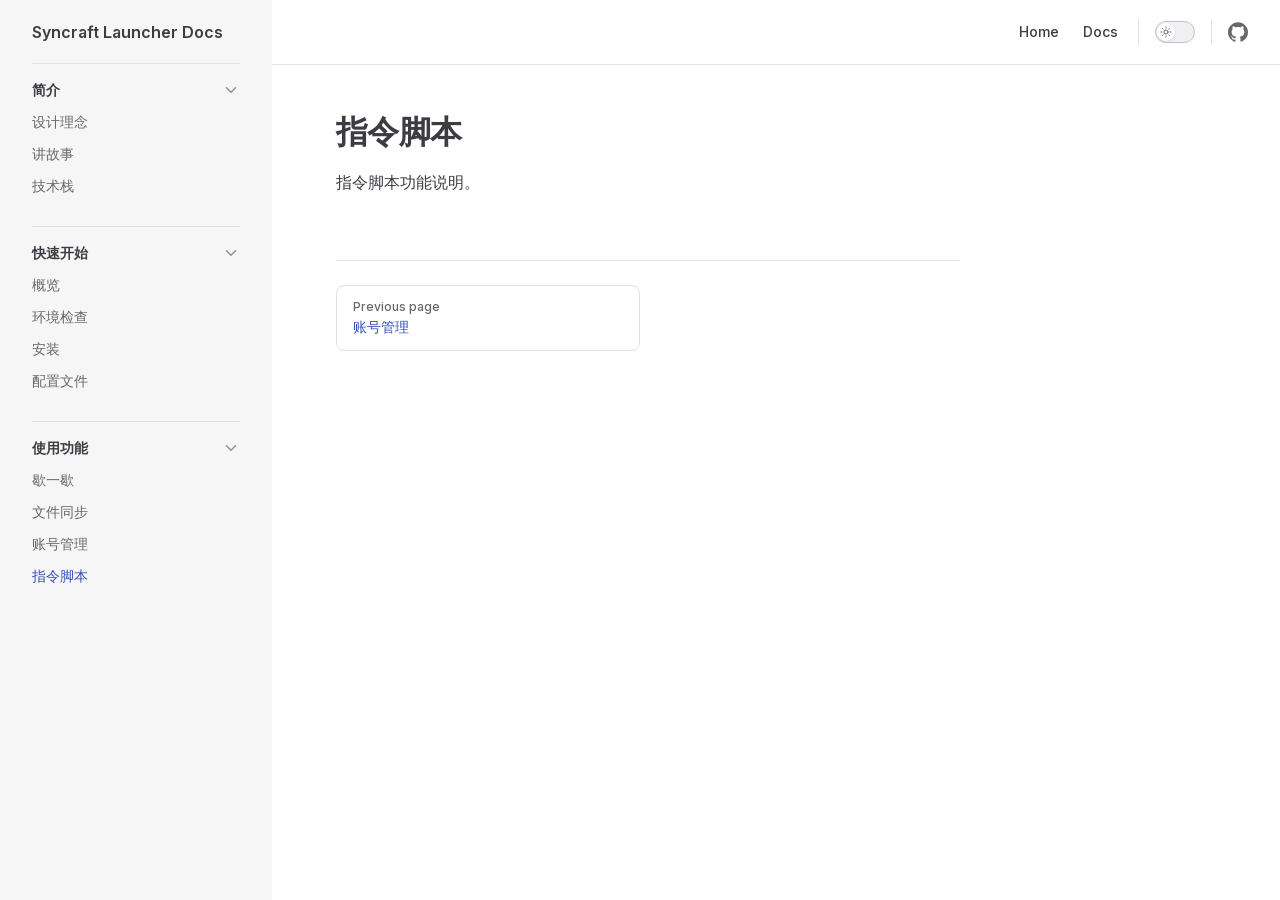
<file: syncraft/features/scripts.html>
<!DOCTYPE html>
<html lang="en-US" dir="ltr">
  <head>
    <meta charset="utf-8">
    <meta name="viewport" content="width=device-width,initial-scale=1">
    <title>指令脚本 | Syncraft Launcher Docs</title>
    <meta name="description" content="The official documents of Syncraft.">
    <meta name="generator" content="VitePress v2.0.0-alpha.19">
    <link rel="preload stylesheet" href="/syncraft/assets/style.21u9yF-3.css" as="style">
    <link rel="preload stylesheet" href="/syncraft/vp-icons.css" as="style">
    <script type="module" src="/syncraft/assets/chunks/metadata.faaf584f.js"></script>
    <script type="module" src="/syncraft/assets/app.Cu7lZQsG.js"></script>
    <link rel="preload" href="/syncraft/assets/inter-roman-latin.BOE8-mWI.woff2" as="font" type="font/woff2" crossorigin="">
    <link rel="modulepreload" href="/syncraft/assets/chunks/framework.B1PU1n-w.js">
    <link rel="modulepreload" href="/syncraft/assets/chunks/theme.CBnJ7_3n.js">
    <link rel="modulepreload" href="/syncraft/assets/features_scripts.md.Cgle5XU2.lean.js">
    <script id="check-dark-mode">(()=>{let e=localStorage.getItem(`vitepress-theme-appearance`)||`auto`,t=window.matchMedia(`(prefers-color-scheme: dark)`).matches;(!e||e===`auto`?t:e===`dark`)&&document.documentElement.classList.add(`dark`)})();</script>
    <script id="check-mac-os">document.documentElement.classList.toggle(`mac`,/Mac|iPhone|iPod|iPad/i.test(navigator.platform));</script>
  </head>
  <body>
    <div id="app"><div class="Layout" data-v-0cf61682><!--[--><!--]--><!--[--><span tabindex="-1" data-v-414181b2></span><a href="#VPContent" class="VPSkipLink visually-hidden" data-v-414181b2>Skip to content</a><!--]--><!----><header class="VPNav" data-v-0cf61682 data-v-9f75dce3><div class="VPNavBar has-sidebar top" data-v-9f75dce3 data-v-9ca1369d><div class="wrapper" data-v-9ca1369d><div class="container" data-v-9ca1369d><div class="title" data-v-9ca1369d><div class="VPNavBarTitle has-sidebar" data-v-9ca1369d data-v-1e38c6bc><a class="title" href="/syncraft/" data-v-1e38c6bc><!--[--><!--]--><!----><span data-v-1e38c6bc>Syncraft Launcher Docs</span><!--[--><!--]--></a></div></div><div class="content" data-v-9ca1369d><div class="content-body" data-v-9ca1369d><!--[--><!--]--><div class="VPNavBarSearch search" data-v-9ca1369d data-v-2fc7f2c6><!----></div><nav aria-labelledby="main-nav-aria-label" class="VPNavBarMenu menu" data-v-9ca1369d data-v-3ffeddce><span id="main-nav-aria-label" class="visually-hidden" data-v-3ffeddce> Main Navigation </span><ul class="list" data-v-3ffeddce><!--[--><li data-v-3ffeddce><a class="VPLink link VPNavBarMenuLink" href="/syncraft/" tabindex="0" data-v-3ffeddce data-v-7547a935><!--[--><span data-v-7547a935>Home</span><!--]--></a></li><li data-v-3ffeddce><a class="VPLink link VPNavBarMenuLink" href="/syncraft/intro/" tabindex="0" data-v-3ffeddce data-v-7547a935><!--[--><span data-v-7547a935>Docs</span><!--]--></a></li><!--]--></ul></nav><!----><div class="VPNavBarAppearance appearance" data-v-9ca1369d data-v-6c893767><button class="VPSwitch VPSwitchAppearance" type="button" role="switch" title aria-checked="false" data-v-6c893767 data-v-5337faa4 data-v-1d5665e3><span class="check" data-v-1d5665e3><span class="icon" data-v-1d5665e3><!--[--><span class="vpi-sun sun" data-v-5337faa4></span><span class="vpi-moon moon" data-v-5337faa4></span><!--]--></span></span></button></div><ul class="VPSocialLinks VPNavBarSocialLinks social-links" data-v-9ca1369d data-v-0394ad82 data-v-babe741d><!--[--><li class="item" data-v-babe741d><a class="VPSocialLink no-icon" href="https://github.com/Falswqwq/syncraft-server" aria-label="github" target="_blank" rel="me noopener" data-v-babe741d data-v-7bdffce5><span class="vpi-social-github"></span></a></li><!--]--></ul><div class="VPFlyout VPNavBarExtra extra" data-v-9ca1369d data-v-3da7c200 data-v-42cb505d><button type="button" class="button" aria-haspopup="true" aria-expanded="false" aria-label="extra navigation" data-v-42cb505d><span class="vpi-more-horizontal icon" data-v-42cb505d></span></button><div class="menu" data-v-42cb505d><div class="VPMenu" data-v-42cb505d data-v-f7257f43><!----><!--[--><!--[--><!----><div class="group" data-v-3da7c200><div class="item appearance" data-v-3da7c200><p class="label" data-v-3da7c200>Appearance</p><div class="appearance-action" data-v-3da7c200><button class="VPSwitch VPSwitchAppearance" type="button" role="switch" title aria-checked="false" data-v-3da7c200 data-v-5337faa4 data-v-1d5665e3><span class="check" data-v-1d5665e3><span class="icon" data-v-1d5665e3><!--[--><span class="vpi-sun sun" data-v-5337faa4></span><span class="vpi-moon moon" data-v-5337faa4></span><!--]--></span></span></button></div></div></div><div class="group" data-v-3da7c200><div class="item social-links" data-v-3da7c200><ul class="VPSocialLinks social-links-list" data-v-3da7c200 data-v-babe741d><!--[--><li class="item" data-v-babe741d><a class="VPSocialLink no-icon" href="https://github.com/Falswqwq/syncraft-server" aria-label="github" target="_blank" rel="me noopener" data-v-babe741d data-v-7bdffce5><span class="vpi-social-github"></span></a></li><!--]--></ul></div></div><!--]--><!--]--></div></div></div><!--[--><!--]--><button type="button" class="VPNavBarHamburger hamburger" aria-label="mobile navigation" aria-expanded="false" aria-controls="VPNavScreen" data-v-9ca1369d data-v-e5dd9c1c><span class="container" data-v-e5dd9c1c><span class="top" data-v-e5dd9c1c></span><span class="middle" data-v-e5dd9c1c></span><span class="bottom" data-v-e5dd9c1c></span></span></button></div></div></div></div><div class="divider" data-v-9ca1369d><div class="divider-line" data-v-9ca1369d></div></div></div><!----></header><div class="VPLocalNav has-sidebar empty" data-v-0cf61682 data-v-db738f89><div class="container" data-v-db738f89><button class="menu" aria-expanded="false" aria-controls="VPSidebarNav" data-v-db738f89><span class="vpi-align-left menu-icon" data-v-db738f89></span><span class="menu-text" data-v-db738f89>Menu</span></button><div class="VPLocalNavOutlineDropdown" style="--vp-vh:0px;" data-allow-mismatch="style" data-v-db738f89 data-v-0c4290fe><button data-v-0c4290fe>Return to top</button><!----></div></div></div><aside class="VPSidebar" data-v-0cf61682 data-v-af661f50><div class="curtain" data-v-af661f50></div><nav class="nav" id="VPSidebarNav" aria-labelledby="sidebar-aria-label" tabindex="-1" data-v-af661f50><span class="visually-hidden" id="sidebar-aria-label" data-v-af661f50> Sidebar Navigation </span><!--[--><!--]--><!--[--><div class="no-transition group" data-v-8d50c081><section class="VPSidebarItem level-0 collapsible" data-v-8d50c081 data-v-1988c617><div class="item" role="button" tabindex="0" data-v-1988c617><div class="indicator" data-v-1988c617></div><h2 class="text" data-v-1988c617>简介</h2><div class="caret" role="button" aria-label="toggle section" tabindex="0" data-v-1988c617><span class="vpi-chevron-right caret-icon" data-v-1988c617></span></div></div><ul class="items" data-v-1988c617><li data-v-1988c617><!--[--><div class="VPSidebarItem level-1 is-link" data-v-1988c617><div class="item" data-v-1988c617><div class="indicator" data-v-1988c617></div><a class="VPLink link link" href="/syncraft/intro/" data-v-1988c617><!--[--><p class="text" data-v-1988c617>设计理念</p><!--]--></a><!----></div><!----></div><div class="VPSidebarItem level-1 is-link" data-v-1988c617><div class="item" data-v-1988c617><div class="indicator" data-v-1988c617></div><a class="VPLink link link" href="/syncraft/intro/story.html" data-v-1988c617><!--[--><p class="text" data-v-1988c617>讲故事</p><!--]--></a><!----></div><!----></div><div class="VPSidebarItem level-1 is-link" data-v-1988c617><div class="item" data-v-1988c617><div class="indicator" data-v-1988c617></div><a class="VPLink link link" href="/syncraft/intro/tech-stack.html" data-v-1988c617><!--[--><p class="text" data-v-1988c617>技术栈</p><!--]--></a><!----></div><!----></div><!--]--></li></ul></section></div><div class="no-transition group" data-v-8d50c081><section class="VPSidebarItem level-0 collapsible" data-v-8d50c081 data-v-1988c617><div class="item" role="button" tabindex="0" data-v-1988c617><div class="indicator" data-v-1988c617></div><h2 class="text" data-v-1988c617>快速开始</h2><div class="caret" role="button" aria-label="toggle section" tabindex="0" data-v-1988c617><span class="vpi-chevron-right caret-icon" data-v-1988c617></span></div></div><ul class="items" data-v-1988c617><li data-v-1988c617><!--[--><div class="VPSidebarItem level-1 is-link" data-v-1988c617><div class="item" data-v-1988c617><div class="indicator" data-v-1988c617></div><a class="VPLink link link" href="/syncraft/quick-start/" data-v-1988c617><!--[--><p class="text" data-v-1988c617>概览</p><!--]--></a><!----></div><!----></div><div class="VPSidebarItem level-1 is-link" data-v-1988c617><div class="item" data-v-1988c617><div class="indicator" data-v-1988c617></div><a class="VPLink link link" href="/syncraft/quick-start/environment.html" data-v-1988c617><!--[--><p class="text" data-v-1988c617>环境检查</p><!--]--></a><!----></div><!----></div><div class="VPSidebarItem level-1 is-link" data-v-1988c617><div class="item" data-v-1988c617><div class="indicator" data-v-1988c617></div><a class="VPLink link link" href="/syncraft/quick-start/installation.html" data-v-1988c617><!--[--><p class="text" data-v-1988c617>安装</p><!--]--></a><!----></div><!----></div><div class="VPSidebarItem level-1 is-link" data-v-1988c617><div class="item" data-v-1988c617><div class="indicator" data-v-1988c617></div><a class="VPLink link link" href="/syncraft/quick-start/config-file.html" data-v-1988c617><!--[--><p class="text" data-v-1988c617>配置文件</p><!--]--></a><!----></div><!----></div><!--]--></li></ul></section></div><div class="no-transition group" data-v-8d50c081><section class="VPSidebarItem level-0 collapsible" data-v-8d50c081 data-v-1988c617><div class="item" role="button" tabindex="0" data-v-1988c617><div class="indicator" data-v-1988c617></div><h2 class="text" data-v-1988c617>使用功能</h2><div class="caret" role="button" aria-label="toggle section" tabindex="0" data-v-1988c617><span class="vpi-chevron-right caret-icon" data-v-1988c617></span></div></div><ul class="items" data-v-1988c617><li data-v-1988c617><!--[--><div class="VPSidebarItem level-1 is-link" data-v-1988c617><div class="item" data-v-1988c617><div class="indicator" data-v-1988c617></div><a class="VPLink link link" href="/syncraft/features/" data-v-1988c617><!--[--><p class="text" data-v-1988c617>歇一歇</p><!--]--></a><!----></div><!----></div><div class="VPSidebarItem level-1 is-link" data-v-1988c617><div class="item" data-v-1988c617><div class="indicator" data-v-1988c617></div><a class="VPLink link link" href="/syncraft/features/file-sync.html" data-v-1988c617><!--[--><p class="text" data-v-1988c617>文件同步</p><!--]--></a><!----></div><!----></div><div class="VPSidebarItem level-1 is-link" data-v-1988c617><div class="item" data-v-1988c617><div class="indicator" data-v-1988c617></div><a class="VPLink link link" href="/syncraft/features/account.html" data-v-1988c617><!--[--><p class="text" data-v-1988c617>账号管理</p><!--]--></a><!----></div><!----></div><div class="VPSidebarItem level-1 is-link" data-v-1988c617><div class="item" data-v-1988c617><div class="indicator" data-v-1988c617></div><a class="VPLink link link" href="/syncraft/features/scripts.html" data-v-1988c617><!--[--><p class="text" data-v-1988c617>指令脚本</p><!--]--></a><!----></div><!----></div><!--]--></li></ul></section></div><!--]--><!--[--><!--]--></nav></aside><div class="VPContent has-sidebar" id="VPContent" data-v-0cf61682 data-v-7948e71f><div class="VPDoc has-sidebar has-aside" data-v-7948e71f data-v-d2ed57e1><!--[--><!--]--><div class="container" data-v-d2ed57e1><div class="aside" data-v-d2ed57e1><div class="aside-curtain" data-v-d2ed57e1></div><div class="aside-container" data-v-d2ed57e1><div class="aside-content" data-v-d2ed57e1><div class="VPDocAside" data-v-d2ed57e1 data-v-62132652><!--[--><!--]--><!--[--><!--]--><nav aria-labelledby="doc-outline-aria-label" class="VPDocAsideOutline" data-v-62132652 data-v-208c587c><div class="content" data-v-208c587c><div class="outline-marker" data-v-208c587c></div><div aria-level="2" class="outline-title" id="doc-outline-aria-label" role="heading" data-v-208c587c>On this page</div><ul class="VPDocOutlineItem root" data-v-208c587c data-v-1ce71065><!--[--><!--]--></ul></div></nav><!--[--><!--]--><div class="spacer" data-v-62132652></div><!--[--><!--]--><!----><!--[--><!--]--><!--[--><!--]--></div></div></div></div><div class="content" data-v-d2ed57e1><div class="content-container" data-v-d2ed57e1><!--[--><!--]--><main class="main" data-v-d2ed57e1><div style="position:relative;" class="vp-doc _syncraft_features_scripts" data-v-d2ed57e1><div><h1 id="指令脚本" tabindex="-1">指令脚本 <a class="header-anchor" href="#指令脚本" aria-label="Permalink to “指令脚本”">​</a></h1><p>指令脚本功能说明。</p></div></div></main><footer class="VPDocFooter" data-v-d2ed57e1 data-v-4f2a98af><!--[--><!--]--><!----><nav class="prev-next" aria-labelledby="doc-footer-aria-label" data-v-4f2a98af><span class="visually-hidden" id="doc-footer-aria-label" data-v-4f2a98af>Pager</span><div class="pager" data-v-4f2a98af><a class="VPLink link pager-link prev" href="/syncraft/features/account.html" data-v-4f2a98af><!--[--><span class="desc" data-v-4f2a98af>Previous page</span><span class="title" data-v-4f2a98af>账号管理</span><!--]--></a></div><div class="pager" data-v-4f2a98af><!----></div></nav></footer><!--[--><!--]--></div></div></div><!--[--><!--]--></div></div><!----><!--[--><!--]--></div></div>
    
    
  </body>
</html>
</file>
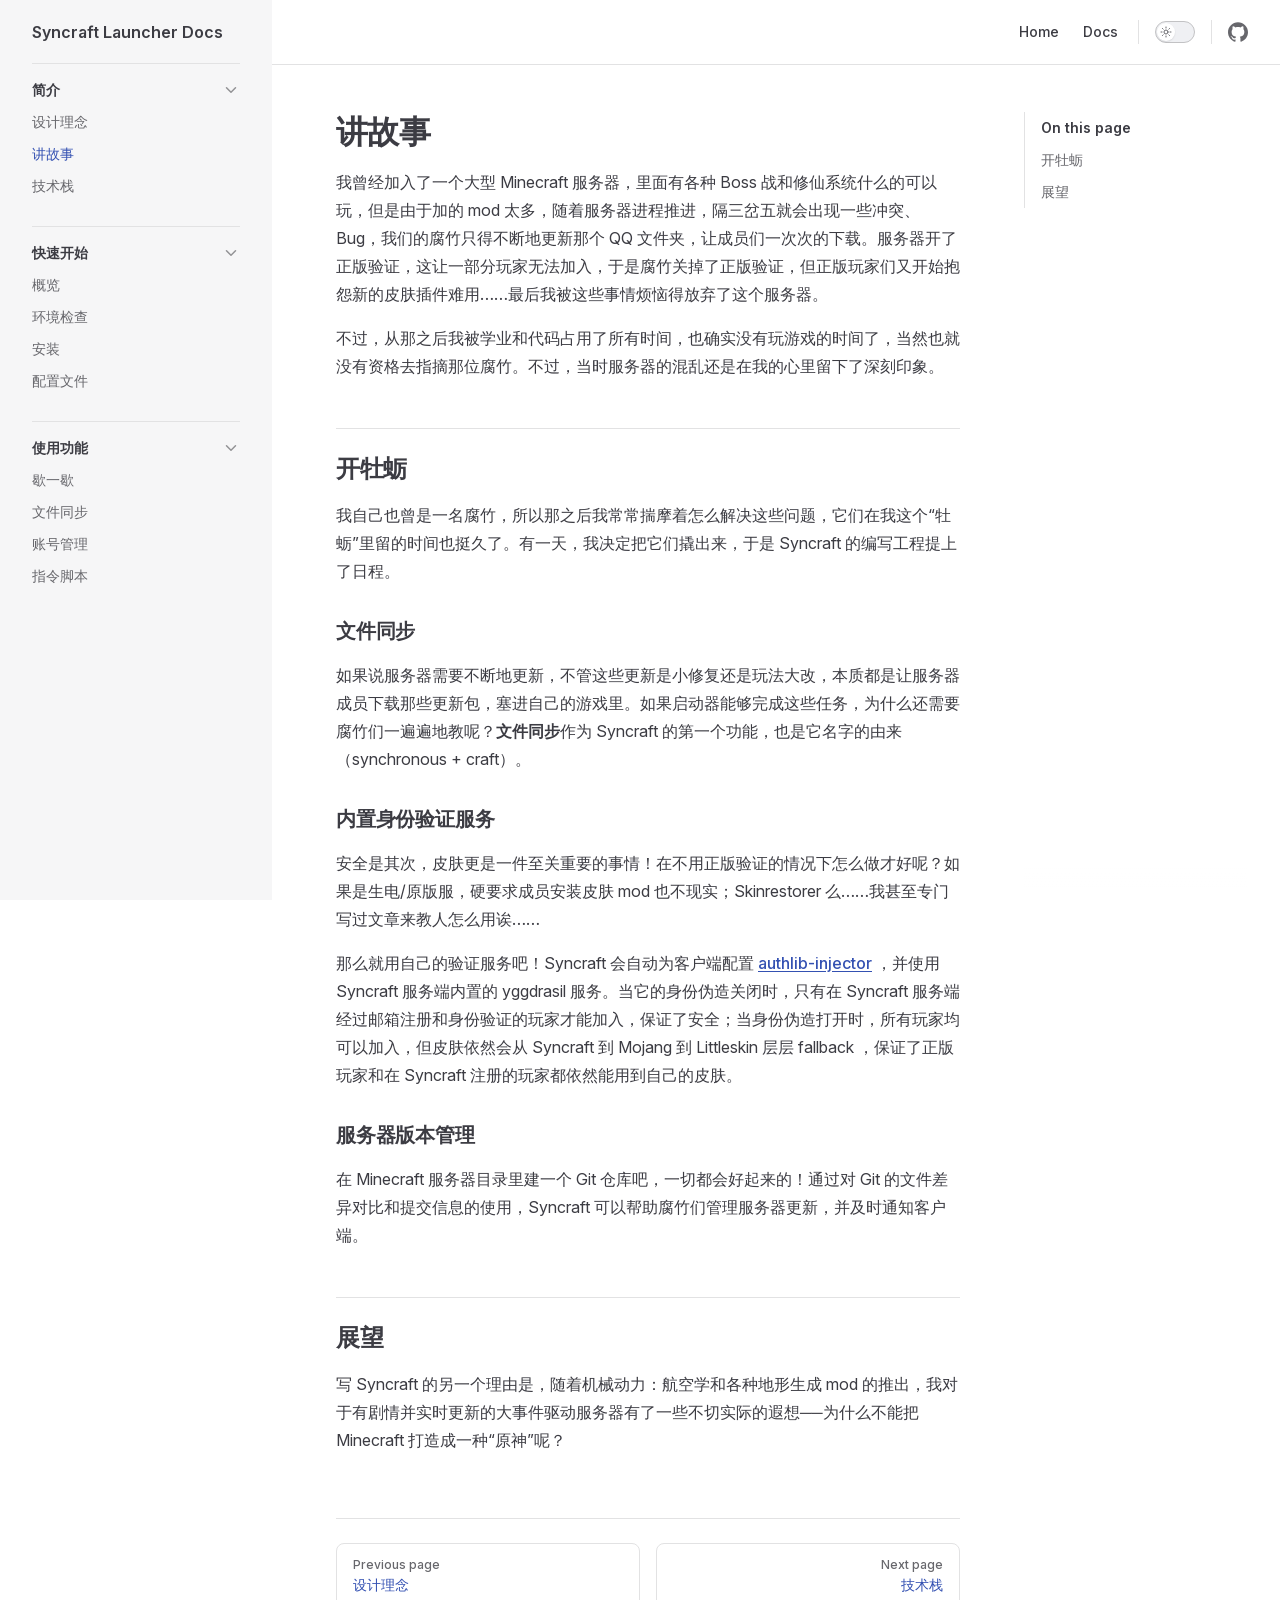
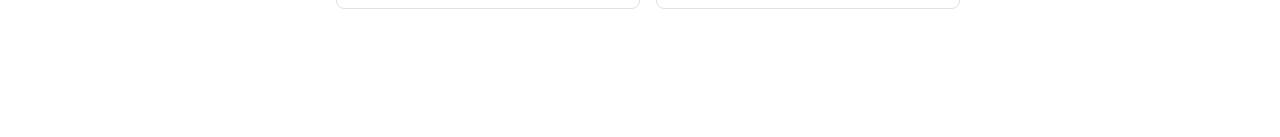
<file: syncraft/intro/story.html>
<!DOCTYPE html>
<html lang="en-US" dir="ltr">
  <head>
    <meta charset="utf-8">
    <meta name="viewport" content="width=device-width,initial-scale=1">
    <title>讲故事 | Syncraft Launcher Docs</title>
    <meta name="description" content="The official documents of Syncraft.">
    <meta name="generator" content="VitePress v2.0.0-alpha.19">
    <link rel="preload stylesheet" href="/syncraft/assets/style.21u9yF-3.css" as="style">
    <link rel="preload stylesheet" href="/syncraft/vp-icons.css" as="style">
    <script type="module" src="/syncraft/assets/chunks/metadata.faaf584f.js"></script>
    <script type="module" src="/syncraft/assets/app.Cu7lZQsG.js"></script>
    <link rel="preload" href="/syncraft/assets/inter-roman-latin.BOE8-mWI.woff2" as="font" type="font/woff2" crossorigin="">
    <link rel="modulepreload" href="/syncraft/assets/chunks/framework.B1PU1n-w.js">
    <link rel="modulepreload" href="/syncraft/assets/chunks/theme.CBnJ7_3n.js">
    <link rel="modulepreload" href="/syncraft/assets/intro_story.md.BbVrc8w0.lean.js">
    <script id="check-dark-mode">(()=>{let e=localStorage.getItem(`vitepress-theme-appearance`)||`auto`,t=window.matchMedia(`(prefers-color-scheme: dark)`).matches;(!e||e===`auto`?t:e===`dark`)&&document.documentElement.classList.add(`dark`)})();</script>
    <script id="check-mac-os">document.documentElement.classList.toggle(`mac`,/Mac|iPhone|iPod|iPad/i.test(navigator.platform));</script>
  </head>
  <body>
    <div id="app"><div class="Layout" data-v-0cf61682><!--[--><!--]--><!--[--><span tabindex="-1" data-v-414181b2></span><a href="#VPContent" class="VPSkipLink visually-hidden" data-v-414181b2>Skip to content</a><!--]--><!----><header class="VPNav" data-v-0cf61682 data-v-9f75dce3><div class="VPNavBar has-sidebar top" data-v-9f75dce3 data-v-9ca1369d><div class="wrapper" data-v-9ca1369d><div class="container" data-v-9ca1369d><div class="title" data-v-9ca1369d><div class="VPNavBarTitle has-sidebar" data-v-9ca1369d data-v-1e38c6bc><a class="title" href="/syncraft/" data-v-1e38c6bc><!--[--><!--]--><!----><span data-v-1e38c6bc>Syncraft Launcher Docs</span><!--[--><!--]--></a></div></div><div class="content" data-v-9ca1369d><div class="content-body" data-v-9ca1369d><!--[--><!--]--><div class="VPNavBarSearch search" data-v-9ca1369d data-v-2fc7f2c6><!----></div><nav aria-labelledby="main-nav-aria-label" class="VPNavBarMenu menu" data-v-9ca1369d data-v-3ffeddce><span id="main-nav-aria-label" class="visually-hidden" data-v-3ffeddce> Main Navigation </span><ul class="list" data-v-3ffeddce><!--[--><li data-v-3ffeddce><a class="VPLink link VPNavBarMenuLink" href="/syncraft/" tabindex="0" data-v-3ffeddce data-v-7547a935><!--[--><span data-v-7547a935>Home</span><!--]--></a></li><li data-v-3ffeddce><a class="VPLink link VPNavBarMenuLink" href="/syncraft/intro/" tabindex="0" data-v-3ffeddce data-v-7547a935><!--[--><span data-v-7547a935>Docs</span><!--]--></a></li><!--]--></ul></nav><!----><div class="VPNavBarAppearance appearance" data-v-9ca1369d data-v-6c893767><button class="VPSwitch VPSwitchAppearance" type="button" role="switch" title aria-checked="false" data-v-6c893767 data-v-5337faa4 data-v-1d5665e3><span class="check" data-v-1d5665e3><span class="icon" data-v-1d5665e3><!--[--><span class="vpi-sun sun" data-v-5337faa4></span><span class="vpi-moon moon" data-v-5337faa4></span><!--]--></span></span></button></div><ul class="VPSocialLinks VPNavBarSocialLinks social-links" data-v-9ca1369d data-v-0394ad82 data-v-babe741d><!--[--><li class="item" data-v-babe741d><a class="VPSocialLink no-icon" href="https://github.com/Falswqwq/syncraft-server" aria-label="github" target="_blank" rel="me noopener" data-v-babe741d data-v-7bdffce5><span class="vpi-social-github"></span></a></li><!--]--></ul><div class="VPFlyout VPNavBarExtra extra" data-v-9ca1369d data-v-3da7c200 data-v-42cb505d><button type="button" class="button" aria-haspopup="true" aria-expanded="false" aria-label="extra navigation" data-v-42cb505d><span class="vpi-more-horizontal icon" data-v-42cb505d></span></button><div class="menu" data-v-42cb505d><div class="VPMenu" data-v-42cb505d data-v-f7257f43><!----><!--[--><!--[--><!----><div class="group" data-v-3da7c200><div class="item appearance" data-v-3da7c200><p class="label" data-v-3da7c200>Appearance</p><div class="appearance-action" data-v-3da7c200><button class="VPSwitch VPSwitchAppearance" type="button" role="switch" title aria-checked="false" data-v-3da7c200 data-v-5337faa4 data-v-1d5665e3><span class="check" data-v-1d5665e3><span class="icon" data-v-1d5665e3><!--[--><span class="vpi-sun sun" data-v-5337faa4></span><span class="vpi-moon moon" data-v-5337faa4></span><!--]--></span></span></button></div></div></div><div class="group" data-v-3da7c200><div class="item social-links" data-v-3da7c200><ul class="VPSocialLinks social-links-list" data-v-3da7c200 data-v-babe741d><!--[--><li class="item" data-v-babe741d><a class="VPSocialLink no-icon" href="https://github.com/Falswqwq/syncraft-server" aria-label="github" target="_blank" rel="me noopener" data-v-babe741d data-v-7bdffce5><span class="vpi-social-github"></span></a></li><!--]--></ul></div></div><!--]--><!--]--></div></div></div><!--[--><!--]--><button type="button" class="VPNavBarHamburger hamburger" aria-label="mobile navigation" aria-expanded="false" aria-controls="VPNavScreen" data-v-9ca1369d data-v-e5dd9c1c><span class="container" data-v-e5dd9c1c><span class="top" data-v-e5dd9c1c></span><span class="middle" data-v-e5dd9c1c></span><span class="bottom" data-v-e5dd9c1c></span></span></button></div></div></div></div><div class="divider" data-v-9ca1369d><div class="divider-line" data-v-9ca1369d></div></div></div><!----></header><div class="VPLocalNav has-sidebar empty" data-v-0cf61682 data-v-db738f89><div class="container" data-v-db738f89><button class="menu" aria-expanded="false" aria-controls="VPSidebarNav" data-v-db738f89><span class="vpi-align-left menu-icon" data-v-db738f89></span><span class="menu-text" data-v-db738f89>Menu</span></button><div class="VPLocalNavOutlineDropdown" style="--vp-vh:0px;" data-allow-mismatch="style" data-v-db738f89 data-v-0c4290fe><button data-v-0c4290fe>Return to top</button><!----></div></div></div><aside class="VPSidebar" data-v-0cf61682 data-v-af661f50><div class="curtain" data-v-af661f50></div><nav class="nav" id="VPSidebarNav" aria-labelledby="sidebar-aria-label" tabindex="-1" data-v-af661f50><span class="visually-hidden" id="sidebar-aria-label" data-v-af661f50> Sidebar Navigation </span><!--[--><!--]--><!--[--><div class="no-transition group" data-v-8d50c081><section class="VPSidebarItem level-0 collapsible" data-v-8d50c081 data-v-1988c617><div class="item" role="button" tabindex="0" data-v-1988c617><div class="indicator" data-v-1988c617></div><h2 class="text" data-v-1988c617>简介</h2><div class="caret" role="button" aria-label="toggle section" tabindex="0" data-v-1988c617><span class="vpi-chevron-right caret-icon" data-v-1988c617></span></div></div><ul class="items" data-v-1988c617><li data-v-1988c617><!--[--><div class="VPSidebarItem level-1 is-link" data-v-1988c617><div class="item" data-v-1988c617><div class="indicator" data-v-1988c617></div><a class="VPLink link link" href="/syncraft/intro/" data-v-1988c617><!--[--><p class="text" data-v-1988c617>设计理念</p><!--]--></a><!----></div><!----></div><div class="VPSidebarItem level-1 is-link" data-v-1988c617><div class="item" data-v-1988c617><div class="indicator" data-v-1988c617></div><a class="VPLink link link" href="/syncraft/intro/story.html" data-v-1988c617><!--[--><p class="text" data-v-1988c617>讲故事</p><!--]--></a><!----></div><!----></div><div class="VPSidebarItem level-1 is-link" data-v-1988c617><div class="item" data-v-1988c617><div class="indicator" data-v-1988c617></div><a class="VPLink link link" href="/syncraft/intro/tech-stack.html" data-v-1988c617><!--[--><p class="text" data-v-1988c617>技术栈</p><!--]--></a><!----></div><!----></div><!--]--></li></ul></section></div><div class="no-transition group" data-v-8d50c081><section class="VPSidebarItem level-0 collapsible" data-v-8d50c081 data-v-1988c617><div class="item" role="button" tabindex="0" data-v-1988c617><div class="indicator" data-v-1988c617></div><h2 class="text" data-v-1988c617>快速开始</h2><div class="caret" role="button" aria-label="toggle section" tabindex="0" data-v-1988c617><span class="vpi-chevron-right caret-icon" data-v-1988c617></span></div></div><ul class="items" data-v-1988c617><li data-v-1988c617><!--[--><div class="VPSidebarItem level-1 is-link" data-v-1988c617><div class="item" data-v-1988c617><div class="indicator" data-v-1988c617></div><a class="VPLink link link" href="/syncraft/quick-start/" data-v-1988c617><!--[--><p class="text" data-v-1988c617>概览</p><!--]--></a><!----></div><!----></div><div class="VPSidebarItem level-1 is-link" data-v-1988c617><div class="item" data-v-1988c617><div class="indicator" data-v-1988c617></div><a class="VPLink link link" href="/syncraft/quick-start/environment.html" data-v-1988c617><!--[--><p class="text" data-v-1988c617>环境检查</p><!--]--></a><!----></div><!----></div><div class="VPSidebarItem level-1 is-link" data-v-1988c617><div class="item" data-v-1988c617><div class="indicator" data-v-1988c617></div><a class="VPLink link link" href="/syncraft/quick-start/installation.html" data-v-1988c617><!--[--><p class="text" data-v-1988c617>安装</p><!--]--></a><!----></div><!----></div><div class="VPSidebarItem level-1 is-link" data-v-1988c617><div class="item" data-v-1988c617><div class="indicator" data-v-1988c617></div><a class="VPLink link link" href="/syncraft/quick-start/config-file.html" data-v-1988c617><!--[--><p class="text" data-v-1988c617>配置文件</p><!--]--></a><!----></div><!----></div><!--]--></li></ul></section></div><div class="no-transition group" data-v-8d50c081><section class="VPSidebarItem level-0 collapsible" data-v-8d50c081 data-v-1988c617><div class="item" role="button" tabindex="0" data-v-1988c617><div class="indicator" data-v-1988c617></div><h2 class="text" data-v-1988c617>使用功能</h2><div class="caret" role="button" aria-label="toggle section" tabindex="0" data-v-1988c617><span class="vpi-chevron-right caret-icon" data-v-1988c617></span></div></div><ul class="items" data-v-1988c617><li data-v-1988c617><!--[--><div class="VPSidebarItem level-1 is-link" data-v-1988c617><div class="item" data-v-1988c617><div class="indicator" data-v-1988c617></div><a class="VPLink link link" href="/syncraft/features/" data-v-1988c617><!--[--><p class="text" data-v-1988c617>歇一歇</p><!--]--></a><!----></div><!----></div><div class="VPSidebarItem level-1 is-link" data-v-1988c617><div class="item" data-v-1988c617><div class="indicator" data-v-1988c617></div><a class="VPLink link link" href="/syncraft/features/file-sync.html" data-v-1988c617><!--[--><p class="text" data-v-1988c617>文件同步</p><!--]--></a><!----></div><!----></div><div class="VPSidebarItem level-1 is-link" data-v-1988c617><div class="item" data-v-1988c617><div class="indicator" data-v-1988c617></div><a class="VPLink link link" href="/syncraft/features/account.html" data-v-1988c617><!--[--><p class="text" data-v-1988c617>账号管理</p><!--]--></a><!----></div><!----></div><div class="VPSidebarItem level-1 is-link" data-v-1988c617><div class="item" data-v-1988c617><div class="indicator" data-v-1988c617></div><a class="VPLink link link" href="/syncraft/features/scripts.html" data-v-1988c617><!--[--><p class="text" data-v-1988c617>指令脚本</p><!--]--></a><!----></div><!----></div><!--]--></li></ul></section></div><!--]--><!--[--><!--]--></nav></aside><div class="VPContent has-sidebar" id="VPContent" data-v-0cf61682 data-v-7948e71f><div class="VPDoc has-sidebar has-aside" data-v-7948e71f data-v-d2ed57e1><!--[--><!--]--><div class="container" data-v-d2ed57e1><div class="aside" data-v-d2ed57e1><div class="aside-curtain" data-v-d2ed57e1></div><div class="aside-container" data-v-d2ed57e1><div class="aside-content" data-v-d2ed57e1><div class="VPDocAside" data-v-d2ed57e1 data-v-62132652><!--[--><!--]--><!--[--><!--]--><nav aria-labelledby="doc-outline-aria-label" class="VPDocAsideOutline" data-v-62132652 data-v-208c587c><div class="content" data-v-208c587c><div class="outline-marker" data-v-208c587c></div><div aria-level="2" class="outline-title" id="doc-outline-aria-label" role="heading" data-v-208c587c>On this page</div><ul class="VPDocOutlineItem root" data-v-208c587c data-v-1ce71065><!--[--><!--]--></ul></div></nav><!--[--><!--]--><div class="spacer" data-v-62132652></div><!--[--><!--]--><!----><!--[--><!--]--><!--[--><!--]--></div></div></div></div><div class="content" data-v-d2ed57e1><div class="content-container" data-v-d2ed57e1><!--[--><!--]--><main class="main" data-v-d2ed57e1><div style="position:relative;" class="vp-doc _syncraft_intro_story" data-v-d2ed57e1><div><h1 id="讲故事" tabindex="-1">讲故事 <a class="header-anchor" href="#讲故事" aria-label="Permalink to “讲故事”">​</a></h1><p>我曾经加入了一个大型 Minecraft 服务器，里面有各种 Boss 战和修仙系统什么的可以玩，但是由于加的 mod 太多，随着服务器进程推进，隔三岔五就会出现一些冲突、Bug，我们的腐竹只得不断地更新那个 QQ 文件夹，让成员们一次次的下载。服务器开了正版验证，这让一部分玩家无法加入，于是腐竹关掉了正版验证，但正版玩家们又开始抱怨新的皮肤插件难用……最后我被这些事情烦恼得放弃了这个服务器。</p><p>不过，从那之后我被学业和代码占用了所有时间，也确实没有玩游戏的时间了，当然也就没有资格去指摘那位腐竹。不过，当时服务器的混乱还是在我的心里留下了深刻印象。</p><h2 id="开牡蛎" tabindex="-1">开牡蛎 <a class="header-anchor" href="#开牡蛎" aria-label="Permalink to “开牡蛎”">​</a></h2><p>我自己也曾是一名腐竹，所以那之后我常常揣摩着怎么解决这些问题，它们在我这个“牡蛎”里留的时间也挺久了。有一天，我决定把它们撬出来，于是 Syncraft 的编写工程提上了日程。</p><h3 id="文件同步" tabindex="-1">文件同步 <a class="header-anchor" href="#文件同步" aria-label="Permalink to “文件同步”">​</a></h3><p>如果说服务器需要不断地更新，不管这些更新是小修复还是玩法大改，本质都是让服务器成员下载那些更新包，塞进自己的游戏里。如果启动器能够完成这些任务，为什么还需要腐竹们一遍遍地教呢？<strong>文件同步</strong>作为 Syncraft 的第一个功能，也是它名字的由来（synchronous + craft）。</p><h3 id="内置身份验证服务" tabindex="-1">内置身份验证服务 <a class="header-anchor" href="#内置身份验证服务" aria-label="Permalink to “内置身份验证服务”">​</a></h3><p>安全是其次，皮肤更是一件至关重要的事情！在不用正版验证的情况下怎么做才好呢？如果是生电/原版服，硬要求成员安装皮肤 mod 也不现实；Skinrestorer 么……我甚至专门写过文章来教人怎么用诶……</p><p>那么就用自己的验证服务吧！Syncraft 会自动为客户端配置 <a href="https://yushijinhun.github.io/authlib-injector/zh/Home.html" target="_blank" rel="noreferrer">authlib-injector</a> ，并使用 Syncraft 服务端内置的 yggdrasil 服务。当它的身份伪造关闭时，只有在 Syncraft 服务端经过邮箱注册和身份验证的玩家才能加入，保证了安全；当身份伪造打开时，所有玩家均可以加入，但皮肤依然会从 Syncraft 到 Mojang 到 Littleskin 层层 fallback ，保证了正版玩家和在 Syncraft 注册的玩家都依然能用到自己的皮肤。</p><h3 id="服务器版本管理" tabindex="-1">服务器版本管理 <a class="header-anchor" href="#服务器版本管理" aria-label="Permalink to “服务器版本管理”">​</a></h3><p>在 Minecraft 服务器目录里建一个 Git 仓库吧，一切都会好起来的！通过对 Git 的文件差异对比和提交信息的使用，Syncraft 可以帮助腐竹们管理服务器更新，并及时通知客户端。</p><h2 id="展望" tabindex="-1">展望 <a class="header-anchor" href="#展望" aria-label="Permalink to “展望”">​</a></h2><p>写 Syncraft 的另一个理由是，随着机械动力：航空学和各种地形生成 mod 的推出，我对于有剧情并实时更新的大事件驱动服务器有了一些不切实际的遐想──为什么不能把 Minecraft 打造成一种“原神”呢？</p></div></div></main><footer class="VPDocFooter" data-v-d2ed57e1 data-v-4f2a98af><!--[--><!--]--><!----><nav class="prev-next" aria-labelledby="doc-footer-aria-label" data-v-4f2a98af><span class="visually-hidden" id="doc-footer-aria-label" data-v-4f2a98af>Pager</span><div class="pager" data-v-4f2a98af><a class="VPLink link pager-link prev" href="/syncraft/intro/" data-v-4f2a98af><!--[--><span class="desc" data-v-4f2a98af>Previous page</span><span class="title" data-v-4f2a98af>设计理念</span><!--]--></a></div><div class="pager" data-v-4f2a98af><a class="VPLink link pager-link next" href="/syncraft/intro/tech-stack.html" data-v-4f2a98af><!--[--><span class="desc" data-v-4f2a98af>Next page</span><span class="title" data-v-4f2a98af>技术栈</span><!--]--></a></div></nav></footer><!--[--><!--]--></div></div></div><!--[--><!--]--></div></div><!----><!--[--><!--]--></div></div>
    
    
  </body>
</html>
</file>
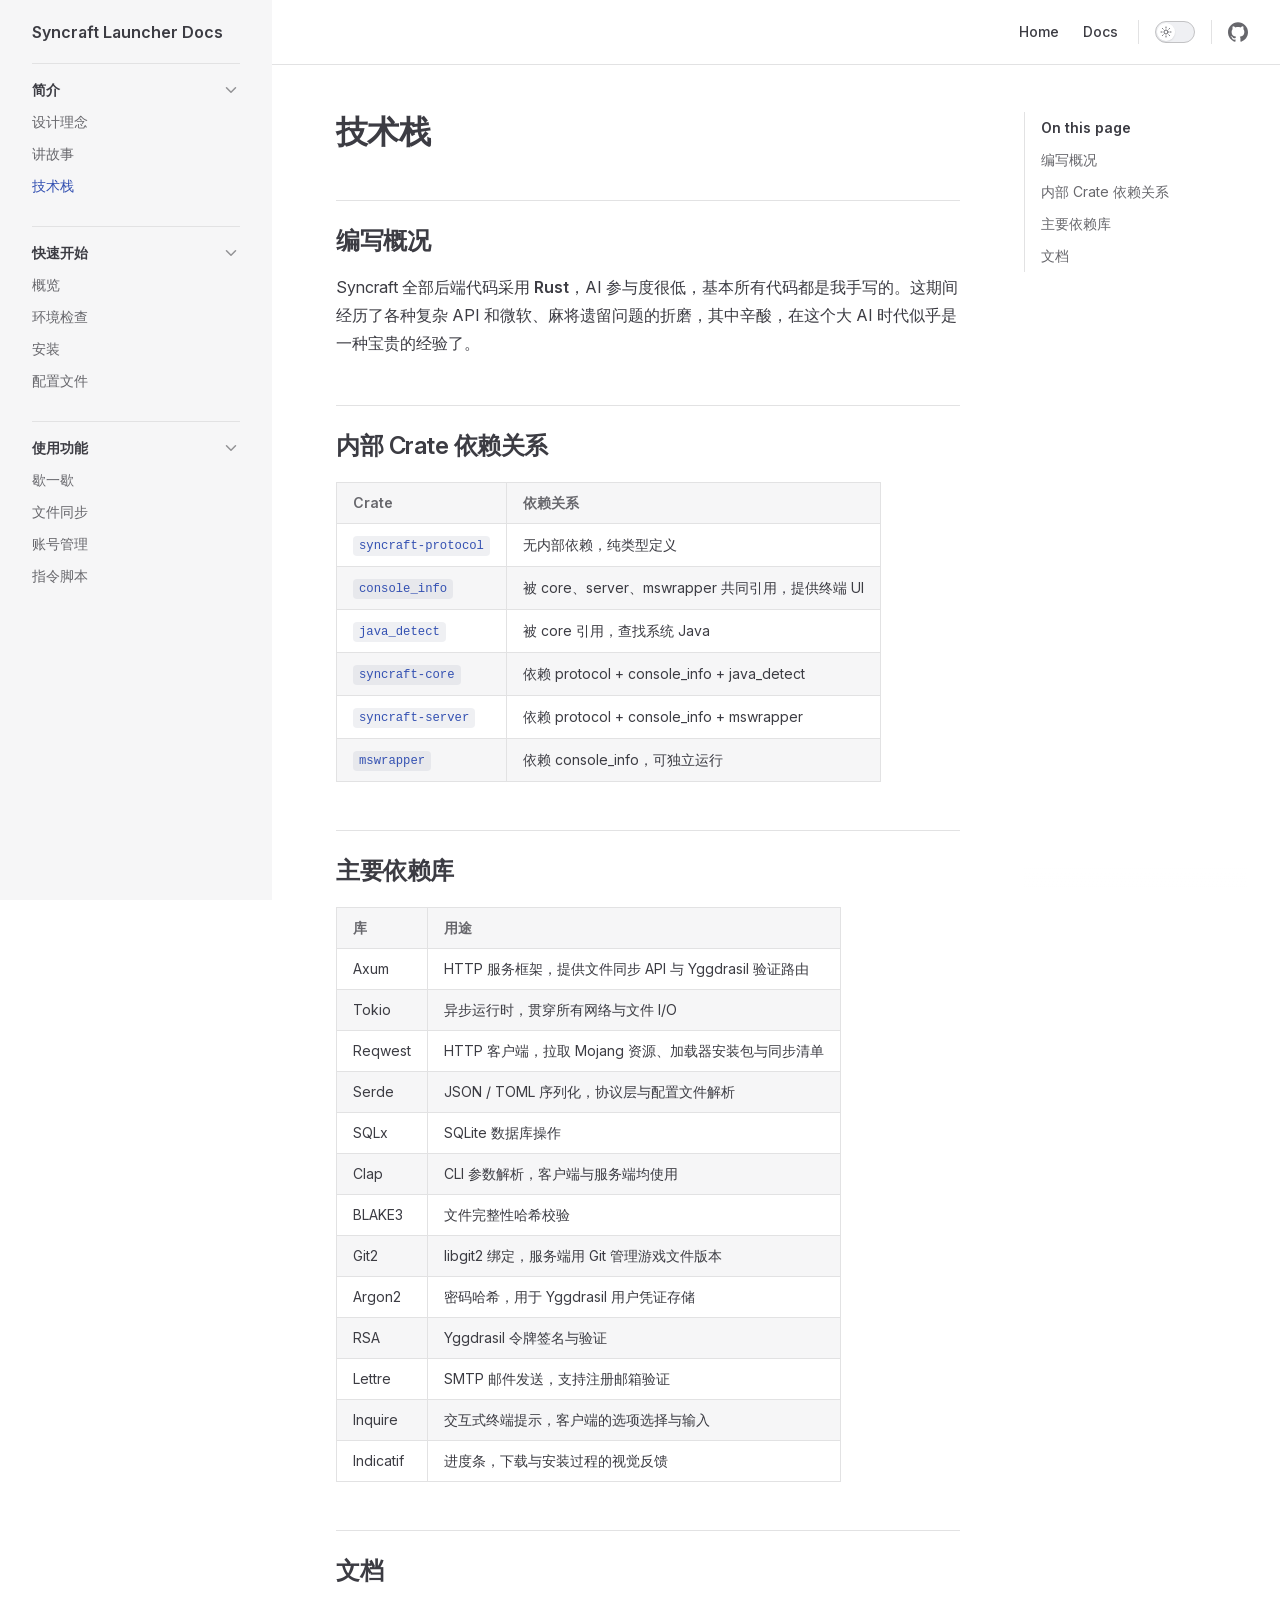
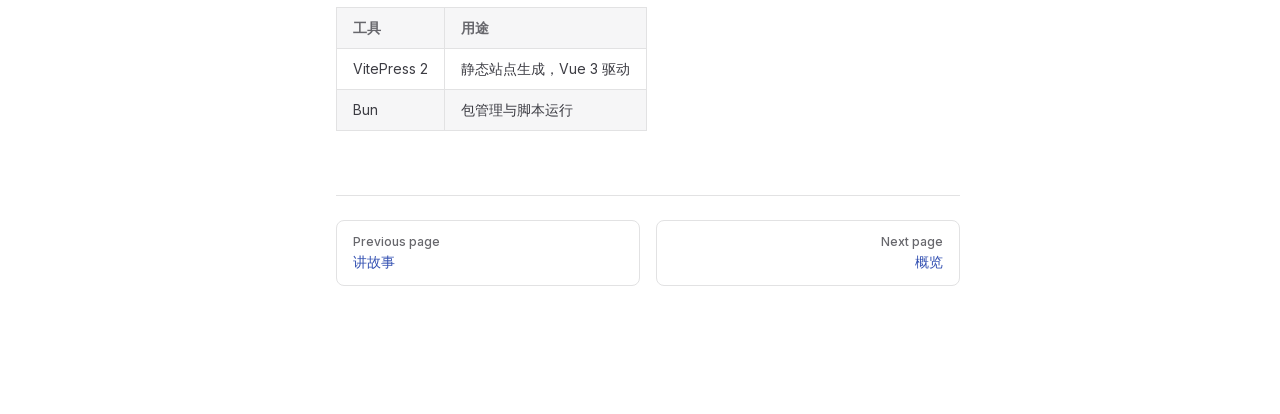
<file: syncraft/intro/tech-stack.html>
<!DOCTYPE html>
<html lang="en-US" dir="ltr">
  <head>
    <meta charset="utf-8">
    <meta name="viewport" content="width=device-width,initial-scale=1">
    <title>技术栈 | Syncraft Launcher Docs</title>
    <meta name="description" content="The official documents of Syncraft.">
    <meta name="generator" content="VitePress v2.0.0-alpha.19">
    <link rel="preload stylesheet" href="/syncraft/assets/style.21u9yF-3.css" as="style">
    <link rel="preload stylesheet" href="/syncraft/vp-icons.css" as="style">
    <script type="module" src="/syncraft/assets/chunks/metadata.faaf584f.js"></script>
    <script type="module" src="/syncraft/assets/app.Cu7lZQsG.js"></script>
    <link rel="preload" href="/syncraft/assets/inter-roman-latin.BOE8-mWI.woff2" as="font" type="font/woff2" crossorigin="">
    <link rel="modulepreload" href="/syncraft/assets/chunks/framework.B1PU1n-w.js">
    <link rel="modulepreload" href="/syncraft/assets/chunks/theme.CBnJ7_3n.js">
    <link rel="modulepreload" href="/syncraft/assets/intro_tech-stack.md.Bn5SKTRh.lean.js">
    <script id="check-dark-mode">(()=>{let e=localStorage.getItem(`vitepress-theme-appearance`)||`auto`,t=window.matchMedia(`(prefers-color-scheme: dark)`).matches;(!e||e===`auto`?t:e===`dark`)&&document.documentElement.classList.add(`dark`)})();</script>
    <script id="check-mac-os">document.documentElement.classList.toggle(`mac`,/Mac|iPhone|iPod|iPad/i.test(navigator.platform));</script>
  </head>
  <body>
    <div id="app"><div class="Layout" data-v-0cf61682><!--[--><!--]--><!--[--><span tabindex="-1" data-v-414181b2></span><a href="#VPContent" class="VPSkipLink visually-hidden" data-v-414181b2>Skip to content</a><!--]--><!----><header class="VPNav" data-v-0cf61682 data-v-9f75dce3><div class="VPNavBar has-sidebar top" data-v-9f75dce3 data-v-9ca1369d><div class="wrapper" data-v-9ca1369d><div class="container" data-v-9ca1369d><div class="title" data-v-9ca1369d><div class="VPNavBarTitle has-sidebar" data-v-9ca1369d data-v-1e38c6bc><a class="title" href="/syncraft/" data-v-1e38c6bc><!--[--><!--]--><!----><span data-v-1e38c6bc>Syncraft Launcher Docs</span><!--[--><!--]--></a></div></div><div class="content" data-v-9ca1369d><div class="content-body" data-v-9ca1369d><!--[--><!--]--><div class="VPNavBarSearch search" data-v-9ca1369d data-v-2fc7f2c6><!----></div><nav aria-labelledby="main-nav-aria-label" class="VPNavBarMenu menu" data-v-9ca1369d data-v-3ffeddce><span id="main-nav-aria-label" class="visually-hidden" data-v-3ffeddce> Main Navigation </span><ul class="list" data-v-3ffeddce><!--[--><li data-v-3ffeddce><a class="VPLink link VPNavBarMenuLink" href="/syncraft/" tabindex="0" data-v-3ffeddce data-v-7547a935><!--[--><span data-v-7547a935>Home</span><!--]--></a></li><li data-v-3ffeddce><a class="VPLink link VPNavBarMenuLink" href="/syncraft/intro/" tabindex="0" data-v-3ffeddce data-v-7547a935><!--[--><span data-v-7547a935>Docs</span><!--]--></a></li><!--]--></ul></nav><!----><div class="VPNavBarAppearance appearance" data-v-9ca1369d data-v-6c893767><button class="VPSwitch VPSwitchAppearance" type="button" role="switch" title aria-checked="false" data-v-6c893767 data-v-5337faa4 data-v-1d5665e3><span class="check" data-v-1d5665e3><span class="icon" data-v-1d5665e3><!--[--><span class="vpi-sun sun" data-v-5337faa4></span><span class="vpi-moon moon" data-v-5337faa4></span><!--]--></span></span></button></div><ul class="VPSocialLinks VPNavBarSocialLinks social-links" data-v-9ca1369d data-v-0394ad82 data-v-babe741d><!--[--><li class="item" data-v-babe741d><a class="VPSocialLink no-icon" href="https://github.com/Falswqwq/syncraft-server" aria-label="github" target="_blank" rel="me noopener" data-v-babe741d data-v-7bdffce5><span class="vpi-social-github"></span></a></li><!--]--></ul><div class="VPFlyout VPNavBarExtra extra" data-v-9ca1369d data-v-3da7c200 data-v-42cb505d><button type="button" class="button" aria-haspopup="true" aria-expanded="false" aria-label="extra navigation" data-v-42cb505d><span class="vpi-more-horizontal icon" data-v-42cb505d></span></button><div class="menu" data-v-42cb505d><div class="VPMenu" data-v-42cb505d data-v-f7257f43><!----><!--[--><!--[--><!----><div class="group" data-v-3da7c200><div class="item appearance" data-v-3da7c200><p class="label" data-v-3da7c200>Appearance</p><div class="appearance-action" data-v-3da7c200><button class="VPSwitch VPSwitchAppearance" type="button" role="switch" title aria-checked="false" data-v-3da7c200 data-v-5337faa4 data-v-1d5665e3><span class="check" data-v-1d5665e3><span class="icon" data-v-1d5665e3><!--[--><span class="vpi-sun sun" data-v-5337faa4></span><span class="vpi-moon moon" data-v-5337faa4></span><!--]--></span></span></button></div></div></div><div class="group" data-v-3da7c200><div class="item social-links" data-v-3da7c200><ul class="VPSocialLinks social-links-list" data-v-3da7c200 data-v-babe741d><!--[--><li class="item" data-v-babe741d><a class="VPSocialLink no-icon" href="https://github.com/Falswqwq/syncraft-server" aria-label="github" target="_blank" rel="me noopener" data-v-babe741d data-v-7bdffce5><span class="vpi-social-github"></span></a></li><!--]--></ul></div></div><!--]--><!--]--></div></div></div><!--[--><!--]--><button type="button" class="VPNavBarHamburger hamburger" aria-label="mobile navigation" aria-expanded="false" aria-controls="VPNavScreen" data-v-9ca1369d data-v-e5dd9c1c><span class="container" data-v-e5dd9c1c><span class="top" data-v-e5dd9c1c></span><span class="middle" data-v-e5dd9c1c></span><span class="bottom" data-v-e5dd9c1c></span></span></button></div></div></div></div><div class="divider" data-v-9ca1369d><div class="divider-line" data-v-9ca1369d></div></div></div><!----></header><div class="VPLocalNav has-sidebar empty" data-v-0cf61682 data-v-db738f89><div class="container" data-v-db738f89><button class="menu" aria-expanded="false" aria-controls="VPSidebarNav" data-v-db738f89><span class="vpi-align-left menu-icon" data-v-db738f89></span><span class="menu-text" data-v-db738f89>Menu</span></button><div class="VPLocalNavOutlineDropdown" style="--vp-vh:0px;" data-allow-mismatch="style" data-v-db738f89 data-v-0c4290fe><button data-v-0c4290fe>Return to top</button><!----></div></div></div><aside class="VPSidebar" data-v-0cf61682 data-v-af661f50><div class="curtain" data-v-af661f50></div><nav class="nav" id="VPSidebarNav" aria-labelledby="sidebar-aria-label" tabindex="-1" data-v-af661f50><span class="visually-hidden" id="sidebar-aria-label" data-v-af661f50> Sidebar Navigation </span><!--[--><!--]--><!--[--><div class="no-transition group" data-v-8d50c081><section class="VPSidebarItem level-0 collapsible" data-v-8d50c081 data-v-1988c617><div class="item" role="button" tabindex="0" data-v-1988c617><div class="indicator" data-v-1988c617></div><h2 class="text" data-v-1988c617>简介</h2><div class="caret" role="button" aria-label="toggle section" tabindex="0" data-v-1988c617><span class="vpi-chevron-right caret-icon" data-v-1988c617></span></div></div><ul class="items" data-v-1988c617><li data-v-1988c617><!--[--><div class="VPSidebarItem level-1 is-link" data-v-1988c617><div class="item" data-v-1988c617><div class="indicator" data-v-1988c617></div><a class="VPLink link link" href="/syncraft/intro/" data-v-1988c617><!--[--><p class="text" data-v-1988c617>设计理念</p><!--]--></a><!----></div><!----></div><div class="VPSidebarItem level-1 is-link" data-v-1988c617><div class="item" data-v-1988c617><div class="indicator" data-v-1988c617></div><a class="VPLink link link" href="/syncraft/intro/story.html" data-v-1988c617><!--[--><p class="text" data-v-1988c617>讲故事</p><!--]--></a><!----></div><!----></div><div class="VPSidebarItem level-1 is-link" data-v-1988c617><div class="item" data-v-1988c617><div class="indicator" data-v-1988c617></div><a class="VPLink link link" href="/syncraft/intro/tech-stack.html" data-v-1988c617><!--[--><p class="text" data-v-1988c617>技术栈</p><!--]--></a><!----></div><!----></div><!--]--></li></ul></section></div><div class="no-transition group" data-v-8d50c081><section class="VPSidebarItem level-0 collapsible" data-v-8d50c081 data-v-1988c617><div class="item" role="button" tabindex="0" data-v-1988c617><div class="indicator" data-v-1988c617></div><h2 class="text" data-v-1988c617>快速开始</h2><div class="caret" role="button" aria-label="toggle section" tabindex="0" data-v-1988c617><span class="vpi-chevron-right caret-icon" data-v-1988c617></span></div></div><ul class="items" data-v-1988c617><li data-v-1988c617><!--[--><div class="VPSidebarItem level-1 is-link" data-v-1988c617><div class="item" data-v-1988c617><div class="indicator" data-v-1988c617></div><a class="VPLink link link" href="/syncraft/quick-start/" data-v-1988c617><!--[--><p class="text" data-v-1988c617>概览</p><!--]--></a><!----></div><!----></div><div class="VPSidebarItem level-1 is-link" data-v-1988c617><div class="item" data-v-1988c617><div class="indicator" data-v-1988c617></div><a class="VPLink link link" href="/syncraft/quick-start/environment.html" data-v-1988c617><!--[--><p class="text" data-v-1988c617>环境检查</p><!--]--></a><!----></div><!----></div><div class="VPSidebarItem level-1 is-link" data-v-1988c617><div class="item" data-v-1988c617><div class="indicator" data-v-1988c617></div><a class="VPLink link link" href="/syncraft/quick-start/installation.html" data-v-1988c617><!--[--><p class="text" data-v-1988c617>安装</p><!--]--></a><!----></div><!----></div><div class="VPSidebarItem level-1 is-link" data-v-1988c617><div class="item" data-v-1988c617><div class="indicator" data-v-1988c617></div><a class="VPLink link link" href="/syncraft/quick-start/config-file.html" data-v-1988c617><!--[--><p class="text" data-v-1988c617>配置文件</p><!--]--></a><!----></div><!----></div><!--]--></li></ul></section></div><div class="no-transition group" data-v-8d50c081><section class="VPSidebarItem level-0 collapsible" data-v-8d50c081 data-v-1988c617><div class="item" role="button" tabindex="0" data-v-1988c617><div class="indicator" data-v-1988c617></div><h2 class="text" data-v-1988c617>使用功能</h2><div class="caret" role="button" aria-label="toggle section" tabindex="0" data-v-1988c617><span class="vpi-chevron-right caret-icon" data-v-1988c617></span></div></div><ul class="items" data-v-1988c617><li data-v-1988c617><!--[--><div class="VPSidebarItem level-1 is-link" data-v-1988c617><div class="item" data-v-1988c617><div class="indicator" data-v-1988c617></div><a class="VPLink link link" href="/syncraft/features/" data-v-1988c617><!--[--><p class="text" data-v-1988c617>歇一歇</p><!--]--></a><!----></div><!----></div><div class="VPSidebarItem level-1 is-link" data-v-1988c617><div class="item" data-v-1988c617><div class="indicator" data-v-1988c617></div><a class="VPLink link link" href="/syncraft/features/file-sync.html" data-v-1988c617><!--[--><p class="text" data-v-1988c617>文件同步</p><!--]--></a><!----></div><!----></div><div class="VPSidebarItem level-1 is-link" data-v-1988c617><div class="item" data-v-1988c617><div class="indicator" data-v-1988c617></div><a class="VPLink link link" href="/syncraft/features/account.html" data-v-1988c617><!--[--><p class="text" data-v-1988c617>账号管理</p><!--]--></a><!----></div><!----></div><div class="VPSidebarItem level-1 is-link" data-v-1988c617><div class="item" data-v-1988c617><div class="indicator" data-v-1988c617></div><a class="VPLink link link" href="/syncraft/features/scripts.html" data-v-1988c617><!--[--><p class="text" data-v-1988c617>指令脚本</p><!--]--></a><!----></div><!----></div><!--]--></li></ul></section></div><!--]--><!--[--><!--]--></nav></aside><div class="VPContent has-sidebar" id="VPContent" data-v-0cf61682 data-v-7948e71f><div class="VPDoc has-sidebar has-aside" data-v-7948e71f data-v-d2ed57e1><!--[--><!--]--><div class="container" data-v-d2ed57e1><div class="aside" data-v-d2ed57e1><div class="aside-curtain" data-v-d2ed57e1></div><div class="aside-container" data-v-d2ed57e1><div class="aside-content" data-v-d2ed57e1><div class="VPDocAside" data-v-d2ed57e1 data-v-62132652><!--[--><!--]--><!--[--><!--]--><nav aria-labelledby="doc-outline-aria-label" class="VPDocAsideOutline" data-v-62132652 data-v-208c587c><div class="content" data-v-208c587c><div class="outline-marker" data-v-208c587c></div><div aria-level="2" class="outline-title" id="doc-outline-aria-label" role="heading" data-v-208c587c>On this page</div><ul class="VPDocOutlineItem root" data-v-208c587c data-v-1ce71065><!--[--><!--]--></ul></div></nav><!--[--><!--]--><div class="spacer" data-v-62132652></div><!--[--><!--]--><!----><!--[--><!--]--><!--[--><!--]--></div></div></div></div><div class="content" data-v-d2ed57e1><div class="content-container" data-v-d2ed57e1><!--[--><!--]--><main class="main" data-v-d2ed57e1><div style="position:relative;" class="vp-doc _syncraft_intro_tech-stack" data-v-d2ed57e1><div><h1 id="技术栈" tabindex="-1">技术栈 <a class="header-anchor" href="#技术栈" aria-label="Permalink to “技术栈”">​</a></h1><h2 id="编写概况" tabindex="-1">编写概况 <a class="header-anchor" href="#编写概况" aria-label="Permalink to “编写概况”">​</a></h2><p>Syncraft 全部后端代码采用 <strong>Rust</strong>，AI 参与度很低，基本所有代码都是我手写的。这期间经历了各种复杂 API 和微软、麻将遗留问题的折磨，其中辛酸，在这个大 AI 时代似乎是一种宝贵的经验了。</p><h2 id="内部-crate-依赖关系" tabindex="-1">内部 Crate 依赖关系 <a class="header-anchor" href="#内部-crate-依赖关系" aria-label="Permalink to “内部 Crate 依赖关系”">​</a></h2><table tabindex="0"><thead><tr><th>Crate</th><th>依赖关系</th></tr></thead><tbody><tr><td><code>syncraft-protocol</code></td><td>无内部依赖，纯类型定义</td></tr><tr><td><code>console_info</code></td><td>被 core、server、mswrapper 共同引用，提供终端 UI</td></tr><tr><td><code>java_detect</code></td><td>被 core 引用，查找系统 Java</td></tr><tr><td><code>syncraft-core</code></td><td>依赖 protocol + console_info + java_detect</td></tr><tr><td><code>syncraft-server</code></td><td>依赖 protocol + console_info + mswrapper</td></tr><tr><td><code>mswrapper</code></td><td>依赖 console_info，可独立运行</td></tr></tbody></table><h2 id="主要依赖库" tabindex="-1">主要依赖库 <a class="header-anchor" href="#主要依赖库" aria-label="Permalink to “主要依赖库”">​</a></h2><table tabindex="0"><thead><tr><th>库</th><th>用途</th></tr></thead><tbody><tr><td>Axum</td><td>HTTP 服务框架，提供文件同步 API 与 Yggdrasil 验证路由</td></tr><tr><td>Tokio</td><td>异步运行时，贯穿所有网络与文件 I/O</td></tr><tr><td>Reqwest</td><td>HTTP 客户端，拉取 Mojang 资源、加载器安装包与同步清单</td></tr><tr><td>Serde</td><td>JSON / TOML 序列化，协议层与配置文件解析</td></tr><tr><td>SQLx</td><td>SQLite 数据库操作</td></tr><tr><td>Clap</td><td>CLI 参数解析，客户端与服务端均使用</td></tr><tr><td>BLAKE3</td><td>文件完整性哈希校验</td></tr><tr><td>Git2</td><td>libgit2 绑定，服务端用 Git 管理游戏文件版本</td></tr><tr><td>Argon2</td><td>密码哈希，用于 Yggdrasil 用户凭证存储</td></tr><tr><td>RSA</td><td>Yggdrasil 令牌签名与验证</td></tr><tr><td>Lettre</td><td>SMTP 邮件发送，支持注册邮箱验证</td></tr><tr><td>Inquire</td><td>交互式终端提示，客户端的选项选择与输入</td></tr><tr><td>Indicatif</td><td>进度条，下载与安装过程的视觉反馈</td></tr></tbody></table><h2 id="文档" tabindex="-1">文档 <a class="header-anchor" href="#文档" aria-label="Permalink to “文档”">​</a></h2><table tabindex="0"><thead><tr><th>工具</th><th>用途</th></tr></thead><tbody><tr><td>VitePress 2</td><td>静态站点生成，Vue 3 驱动</td></tr><tr><td>Bun</td><td>包管理与脚本运行</td></tr></tbody></table></div></div></main><footer class="VPDocFooter" data-v-d2ed57e1 data-v-4f2a98af><!--[--><!--]--><!----><nav class="prev-next" aria-labelledby="doc-footer-aria-label" data-v-4f2a98af><span class="visually-hidden" id="doc-footer-aria-label" data-v-4f2a98af>Pager</span><div class="pager" data-v-4f2a98af><a class="VPLink link pager-link prev" href="/syncraft/intro/story.html" data-v-4f2a98af><!--[--><span class="desc" data-v-4f2a98af>Previous page</span><span class="title" data-v-4f2a98af>讲故事</span><!--]--></a></div><div class="pager" data-v-4f2a98af><a class="VPLink link pager-link next" href="/syncraft/quick-start/" data-v-4f2a98af><!--[--><span class="desc" data-v-4f2a98af>Next page</span><span class="title" data-v-4f2a98af>概览</span><!--]--></a></div></nav></footer><!--[--><!--]--></div></div></div><!--[--><!--]--></div></div><!----><!--[--><!--]--></div></div>
    
    
  </body>
</html>
</file>
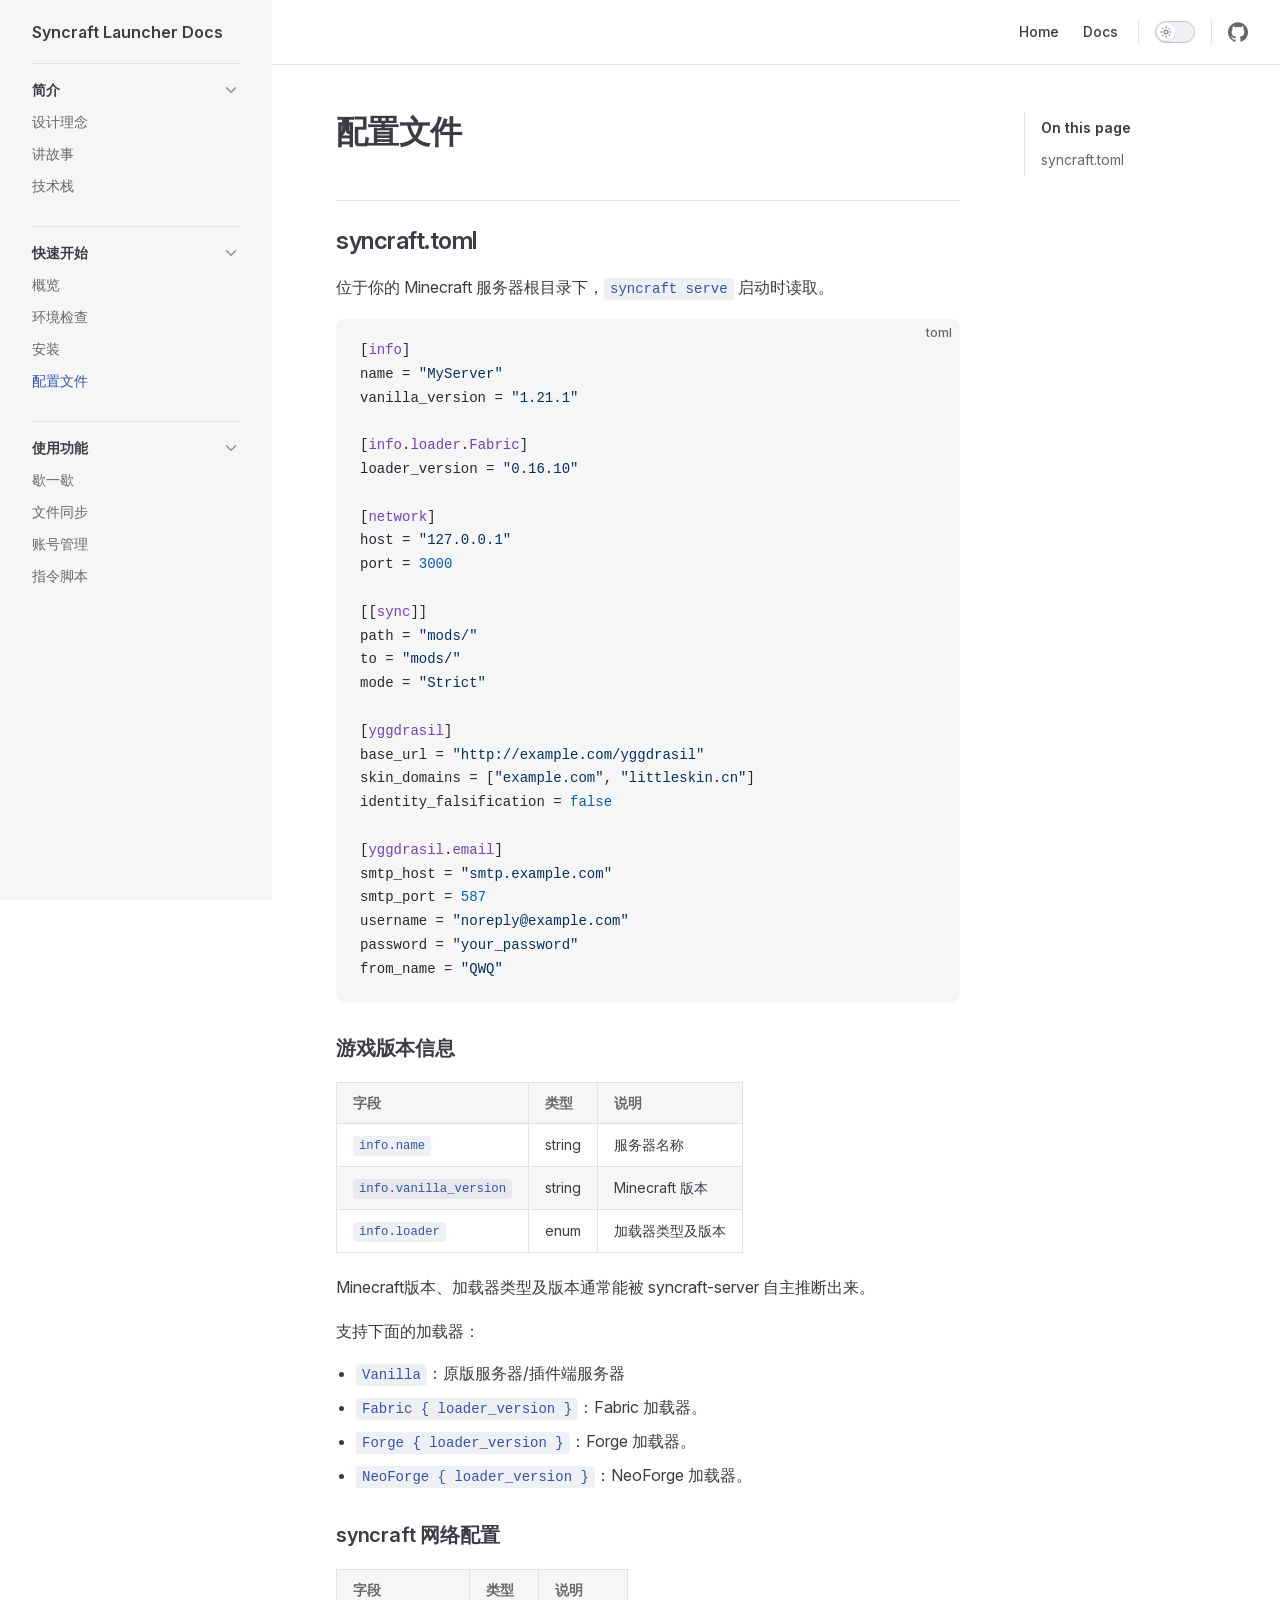
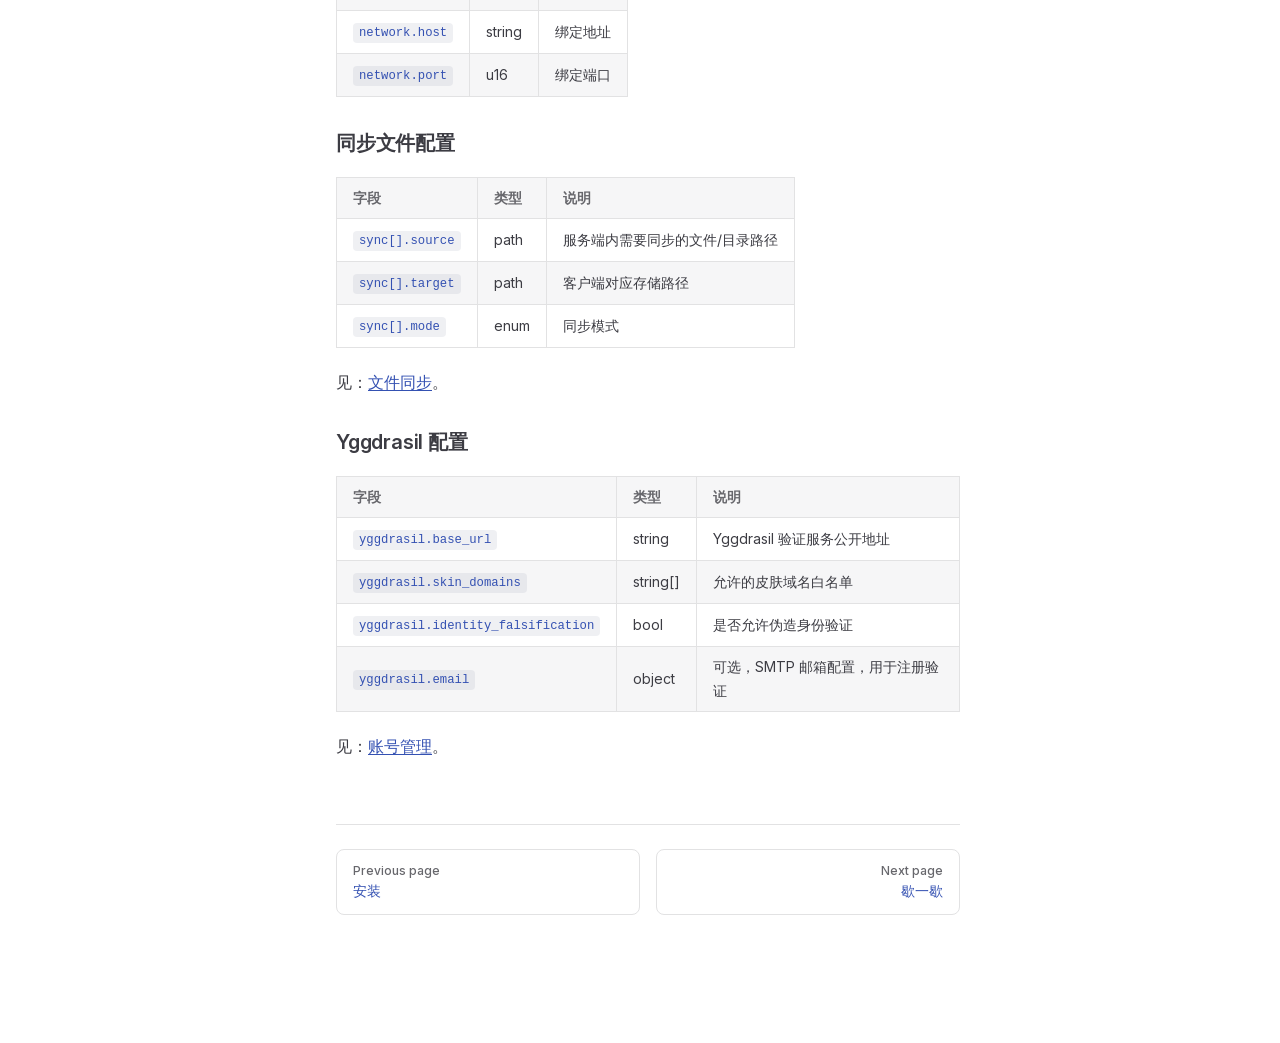
<file: syncraft/quick-start/config-file.html>
<!DOCTYPE html>
<html lang="en-US" dir="ltr">
  <head>
    <meta charset="utf-8">
    <meta name="viewport" content="width=device-width,initial-scale=1">
    <title>配置文件 | Syncraft Launcher Docs</title>
    <meta name="description" content="The official documents of Syncraft.">
    <meta name="generator" content="VitePress v2.0.0-alpha.19">
    <link rel="preload stylesheet" href="/syncraft/assets/style.21u9yF-3.css" as="style">
    <link rel="preload stylesheet" href="/syncraft/vp-icons.css" as="style">
    <script type="module" src="/syncraft/assets/chunks/metadata.faaf584f.js"></script>
    <script type="module" src="/syncraft/assets/app.Cu7lZQsG.js"></script>
    <link rel="preload" href="/syncraft/assets/inter-roman-latin.BOE8-mWI.woff2" as="font" type="font/woff2" crossorigin="">
    <link rel="modulepreload" href="/syncraft/assets/chunks/framework.B1PU1n-w.js">
    <link rel="modulepreload" href="/syncraft/assets/chunks/theme.CBnJ7_3n.js">
    <link rel="modulepreload" href="/syncraft/assets/quick-start_config-file.md.OrmC84FI.lean.js">
    <script id="check-dark-mode">(()=>{let e=localStorage.getItem(`vitepress-theme-appearance`)||`auto`,t=window.matchMedia(`(prefers-color-scheme: dark)`).matches;(!e||e===`auto`?t:e===`dark`)&&document.documentElement.classList.add(`dark`)})();</script>
    <script id="check-mac-os">document.documentElement.classList.toggle(`mac`,/Mac|iPhone|iPod|iPad/i.test(navigator.platform));</script>
  </head>
  <body>
    <div id="app"><div class="Layout" data-v-0cf61682><!--[--><!--]--><!--[--><span tabindex="-1" data-v-414181b2></span><a href="#VPContent" class="VPSkipLink visually-hidden" data-v-414181b2>Skip to content</a><!--]--><!----><header class="VPNav" data-v-0cf61682 data-v-9f75dce3><div class="VPNavBar has-sidebar top" data-v-9f75dce3 data-v-9ca1369d><div class="wrapper" data-v-9ca1369d><div class="container" data-v-9ca1369d><div class="title" data-v-9ca1369d><div class="VPNavBarTitle has-sidebar" data-v-9ca1369d data-v-1e38c6bc><a class="title" href="/syncraft/" data-v-1e38c6bc><!--[--><!--]--><!----><span data-v-1e38c6bc>Syncraft Launcher Docs</span><!--[--><!--]--></a></div></div><div class="content" data-v-9ca1369d><div class="content-body" data-v-9ca1369d><!--[--><!--]--><div class="VPNavBarSearch search" data-v-9ca1369d data-v-2fc7f2c6><!----></div><nav aria-labelledby="main-nav-aria-label" class="VPNavBarMenu menu" data-v-9ca1369d data-v-3ffeddce><span id="main-nav-aria-label" class="visually-hidden" data-v-3ffeddce> Main Navigation </span><ul class="list" data-v-3ffeddce><!--[--><li data-v-3ffeddce><a class="VPLink link VPNavBarMenuLink" href="/syncraft/" tabindex="0" data-v-3ffeddce data-v-7547a935><!--[--><span data-v-7547a935>Home</span><!--]--></a></li><li data-v-3ffeddce><a class="VPLink link VPNavBarMenuLink" href="/syncraft/intro/" tabindex="0" data-v-3ffeddce data-v-7547a935><!--[--><span data-v-7547a935>Docs</span><!--]--></a></li><!--]--></ul></nav><!----><div class="VPNavBarAppearance appearance" data-v-9ca1369d data-v-6c893767><button class="VPSwitch VPSwitchAppearance" type="button" role="switch" title aria-checked="false" data-v-6c893767 data-v-5337faa4 data-v-1d5665e3><span class="check" data-v-1d5665e3><span class="icon" data-v-1d5665e3><!--[--><span class="vpi-sun sun" data-v-5337faa4></span><span class="vpi-moon moon" data-v-5337faa4></span><!--]--></span></span></button></div><ul class="VPSocialLinks VPNavBarSocialLinks social-links" data-v-9ca1369d data-v-0394ad82 data-v-babe741d><!--[--><li class="item" data-v-babe741d><a class="VPSocialLink no-icon" href="https://github.com/Falswqwq/syncraft-server" aria-label="github" target="_blank" rel="me noopener" data-v-babe741d data-v-7bdffce5><span class="vpi-social-github"></span></a></li><!--]--></ul><div class="VPFlyout VPNavBarExtra extra" data-v-9ca1369d data-v-3da7c200 data-v-42cb505d><button type="button" class="button" aria-haspopup="true" aria-expanded="false" aria-label="extra navigation" data-v-42cb505d><span class="vpi-more-horizontal icon" data-v-42cb505d></span></button><div class="menu" data-v-42cb505d><div class="VPMenu" data-v-42cb505d data-v-f7257f43><!----><!--[--><!--[--><!----><div class="group" data-v-3da7c200><div class="item appearance" data-v-3da7c200><p class="label" data-v-3da7c200>Appearance</p><div class="appearance-action" data-v-3da7c200><button class="VPSwitch VPSwitchAppearance" type="button" role="switch" title aria-checked="false" data-v-3da7c200 data-v-5337faa4 data-v-1d5665e3><span class="check" data-v-1d5665e3><span class="icon" data-v-1d5665e3><!--[--><span class="vpi-sun sun" data-v-5337faa4></span><span class="vpi-moon moon" data-v-5337faa4></span><!--]--></span></span></button></div></div></div><div class="group" data-v-3da7c200><div class="item social-links" data-v-3da7c200><ul class="VPSocialLinks social-links-list" data-v-3da7c200 data-v-babe741d><!--[--><li class="item" data-v-babe741d><a class="VPSocialLink no-icon" href="https://github.com/Falswqwq/syncraft-server" aria-label="github" target="_blank" rel="me noopener" data-v-babe741d data-v-7bdffce5><span class="vpi-social-github"></span></a></li><!--]--></ul></div></div><!--]--><!--]--></div></div></div><!--[--><!--]--><button type="button" class="VPNavBarHamburger hamburger" aria-label="mobile navigation" aria-expanded="false" aria-controls="VPNavScreen" data-v-9ca1369d data-v-e5dd9c1c><span class="container" data-v-e5dd9c1c><span class="top" data-v-e5dd9c1c></span><span class="middle" data-v-e5dd9c1c></span><span class="bottom" data-v-e5dd9c1c></span></span></button></div></div></div></div><div class="divider" data-v-9ca1369d><div class="divider-line" data-v-9ca1369d></div></div></div><!----></header><div class="VPLocalNav has-sidebar empty" data-v-0cf61682 data-v-db738f89><div class="container" data-v-db738f89><button class="menu" aria-expanded="false" aria-controls="VPSidebarNav" data-v-db738f89><span class="vpi-align-left menu-icon" data-v-db738f89></span><span class="menu-text" data-v-db738f89>Menu</span></button><div class="VPLocalNavOutlineDropdown" style="--vp-vh:0px;" data-allow-mismatch="style" data-v-db738f89 data-v-0c4290fe><button data-v-0c4290fe>Return to top</button><!----></div></div></div><aside class="VPSidebar" data-v-0cf61682 data-v-af661f50><div class="curtain" data-v-af661f50></div><nav class="nav" id="VPSidebarNav" aria-labelledby="sidebar-aria-label" tabindex="-1" data-v-af661f50><span class="visually-hidden" id="sidebar-aria-label" data-v-af661f50> Sidebar Navigation </span><!--[--><!--]--><!--[--><div class="no-transition group" data-v-8d50c081><section class="VPSidebarItem level-0 collapsible" data-v-8d50c081 data-v-1988c617><div class="item" role="button" tabindex="0" data-v-1988c617><div class="indicator" data-v-1988c617></div><h2 class="text" data-v-1988c617>简介</h2><div class="caret" role="button" aria-label="toggle section" tabindex="0" data-v-1988c617><span class="vpi-chevron-right caret-icon" data-v-1988c617></span></div></div><ul class="items" data-v-1988c617><li data-v-1988c617><!--[--><div class="VPSidebarItem level-1 is-link" data-v-1988c617><div class="item" data-v-1988c617><div class="indicator" data-v-1988c617></div><a class="VPLink link link" href="/syncraft/intro/" data-v-1988c617><!--[--><p class="text" data-v-1988c617>设计理念</p><!--]--></a><!----></div><!----></div><div class="VPSidebarItem level-1 is-link" data-v-1988c617><div class="item" data-v-1988c617><div class="indicator" data-v-1988c617></div><a class="VPLink link link" href="/syncraft/intro/story.html" data-v-1988c617><!--[--><p class="text" data-v-1988c617>讲故事</p><!--]--></a><!----></div><!----></div><div class="VPSidebarItem level-1 is-link" data-v-1988c617><div class="item" data-v-1988c617><div class="indicator" data-v-1988c617></div><a class="VPLink link link" href="/syncraft/intro/tech-stack.html" data-v-1988c617><!--[--><p class="text" data-v-1988c617>技术栈</p><!--]--></a><!----></div><!----></div><!--]--></li></ul></section></div><div class="no-transition group" data-v-8d50c081><section class="VPSidebarItem level-0 collapsible" data-v-8d50c081 data-v-1988c617><div class="item" role="button" tabindex="0" data-v-1988c617><div class="indicator" data-v-1988c617></div><h2 class="text" data-v-1988c617>快速开始</h2><div class="caret" role="button" aria-label="toggle section" tabindex="0" data-v-1988c617><span class="vpi-chevron-right caret-icon" data-v-1988c617></span></div></div><ul class="items" data-v-1988c617><li data-v-1988c617><!--[--><div class="VPSidebarItem level-1 is-link" data-v-1988c617><div class="item" data-v-1988c617><div class="indicator" data-v-1988c617></div><a class="VPLink link link" href="/syncraft/quick-start/" data-v-1988c617><!--[--><p class="text" data-v-1988c617>概览</p><!--]--></a><!----></div><!----></div><div class="VPSidebarItem level-1 is-link" data-v-1988c617><div class="item" data-v-1988c617><div class="indicator" data-v-1988c617></div><a class="VPLink link link" href="/syncraft/quick-start/environment.html" data-v-1988c617><!--[--><p class="text" data-v-1988c617>环境检查</p><!--]--></a><!----></div><!----></div><div class="VPSidebarItem level-1 is-link" data-v-1988c617><div class="item" data-v-1988c617><div class="indicator" data-v-1988c617></div><a class="VPLink link link" href="/syncraft/quick-start/installation.html" data-v-1988c617><!--[--><p class="text" data-v-1988c617>安装</p><!--]--></a><!----></div><!----></div><div class="VPSidebarItem level-1 is-link" data-v-1988c617><div class="item" data-v-1988c617><div class="indicator" data-v-1988c617></div><a class="VPLink link link" href="/syncraft/quick-start/config-file.html" data-v-1988c617><!--[--><p class="text" data-v-1988c617>配置文件</p><!--]--></a><!----></div><!----></div><!--]--></li></ul></section></div><div class="no-transition group" data-v-8d50c081><section class="VPSidebarItem level-0 collapsible" data-v-8d50c081 data-v-1988c617><div class="item" role="button" tabindex="0" data-v-1988c617><div class="indicator" data-v-1988c617></div><h2 class="text" data-v-1988c617>使用功能</h2><div class="caret" role="button" aria-label="toggle section" tabindex="0" data-v-1988c617><span class="vpi-chevron-right caret-icon" data-v-1988c617></span></div></div><ul class="items" data-v-1988c617><li data-v-1988c617><!--[--><div class="VPSidebarItem level-1 is-link" data-v-1988c617><div class="item" data-v-1988c617><div class="indicator" data-v-1988c617></div><a class="VPLink link link" href="/syncraft/features/" data-v-1988c617><!--[--><p class="text" data-v-1988c617>歇一歇</p><!--]--></a><!----></div><!----></div><div class="VPSidebarItem level-1 is-link" data-v-1988c617><div class="item" data-v-1988c617><div class="indicator" data-v-1988c617></div><a class="VPLink link link" href="/syncraft/features/file-sync.html" data-v-1988c617><!--[--><p class="text" data-v-1988c617>文件同步</p><!--]--></a><!----></div><!----></div><div class="VPSidebarItem level-1 is-link" data-v-1988c617><div class="item" data-v-1988c617><div class="indicator" data-v-1988c617></div><a class="VPLink link link" href="/syncraft/features/account.html" data-v-1988c617><!--[--><p class="text" data-v-1988c617>账号管理</p><!--]--></a><!----></div><!----></div><div class="VPSidebarItem level-1 is-link" data-v-1988c617><div class="item" data-v-1988c617><div class="indicator" data-v-1988c617></div><a class="VPLink link link" href="/syncraft/features/scripts.html" data-v-1988c617><!--[--><p class="text" data-v-1988c617>指令脚本</p><!--]--></a><!----></div><!----></div><!--]--></li></ul></section></div><!--]--><!--[--><!--]--></nav></aside><div class="VPContent has-sidebar" id="VPContent" data-v-0cf61682 data-v-7948e71f><div class="VPDoc has-sidebar has-aside" data-v-7948e71f data-v-d2ed57e1><!--[--><!--]--><div class="container" data-v-d2ed57e1><div class="aside" data-v-d2ed57e1><div class="aside-curtain" data-v-d2ed57e1></div><div class="aside-container" data-v-d2ed57e1><div class="aside-content" data-v-d2ed57e1><div class="VPDocAside" data-v-d2ed57e1 data-v-62132652><!--[--><!--]--><!--[--><!--]--><nav aria-labelledby="doc-outline-aria-label" class="VPDocAsideOutline" data-v-62132652 data-v-208c587c><div class="content" data-v-208c587c><div class="outline-marker" data-v-208c587c></div><div aria-level="2" class="outline-title" id="doc-outline-aria-label" role="heading" data-v-208c587c>On this page</div><ul class="VPDocOutlineItem root" data-v-208c587c data-v-1ce71065><!--[--><!--]--></ul></div></nav><!--[--><!--]--><div class="spacer" data-v-62132652></div><!--[--><!--]--><!----><!--[--><!--]--><!--[--><!--]--></div></div></div></div><div class="content" data-v-d2ed57e1><div class="content-container" data-v-d2ed57e1><!--[--><!--]--><main class="main" data-v-d2ed57e1><div style="position:relative;" class="vp-doc _syncraft_quick-start_config-file" data-v-d2ed57e1><div><h1 id="配置文件" tabindex="-1">配置文件 <a class="header-anchor" href="#配置文件" aria-label="Permalink to “配置文件”">​</a></h1><h2 id="syncraft-toml" tabindex="-1">syncraft.toml <a class="header-anchor" href="#syncraft-toml" aria-label="Permalink to “syncraft.toml”">​</a></h2><p>位于你的 Minecraft 服务器根目录下，<code>syncraft serve</code> 启动时读取。</p><div class="language-toml"><button title="Copy code" data-copied="Copied" class="copy"></button><span class="lang">toml</span><pre class="shiki shiki-themes github-light github-dark" style="--shiki-light:#24292e;--shiki-dark:#e1e4e8;--shiki-light-bg:#fff;--shiki-dark-bg:#24292e;" tabindex="0" dir="ltr"><code><span class="line"><span style="--shiki-light:#24292E;--shiki-dark:#E1E4E8;">[</span><span style="--shiki-light:#6F42C1;--shiki-dark:#B392F0;">info</span><span style="--shiki-light:#24292E;--shiki-dark:#E1E4E8;">]</span></span>
<span class="line"><span style="--shiki-light:#24292E;--shiki-dark:#E1E4E8;">name = </span><span style="--shiki-light:#032F62;--shiki-dark:#9ECBFF;">&quot;MyServer&quot;</span></span>
<span class="line"><span style="--shiki-light:#24292E;--shiki-dark:#E1E4E8;">vanilla_version = </span><span style="--shiki-light:#032F62;--shiki-dark:#9ECBFF;">&quot;1.21.1&quot;</span></span>
<span class="line"></span>
<span class="line"><span style="--shiki-light:#24292E;--shiki-dark:#E1E4E8;">[</span><span style="--shiki-light:#6F42C1;--shiki-dark:#B392F0;">info</span><span style="--shiki-light:#24292E;--shiki-dark:#E1E4E8;">.</span><span style="--shiki-light:#6F42C1;--shiki-dark:#B392F0;">loader</span><span style="--shiki-light:#24292E;--shiki-dark:#E1E4E8;">.</span><span style="--shiki-light:#6F42C1;--shiki-dark:#B392F0;">Fabric</span><span style="--shiki-light:#24292E;--shiki-dark:#E1E4E8;">]</span></span>
<span class="line"><span style="--shiki-light:#24292E;--shiki-dark:#E1E4E8;">loader_version = </span><span style="--shiki-light:#032F62;--shiki-dark:#9ECBFF;">&quot;0.16.10&quot;</span></span>
<span class="line"></span>
<span class="line"><span style="--shiki-light:#24292E;--shiki-dark:#E1E4E8;">[</span><span style="--shiki-light:#6F42C1;--shiki-dark:#B392F0;">network</span><span style="--shiki-light:#24292E;--shiki-dark:#E1E4E8;">]</span></span>
<span class="line"><span style="--shiki-light:#24292E;--shiki-dark:#E1E4E8;">host = </span><span style="--shiki-light:#032F62;--shiki-dark:#9ECBFF;">&quot;127.0.0.1&quot;</span></span>
<span class="line"><span style="--shiki-light:#24292E;--shiki-dark:#E1E4E8;">port = </span><span style="--shiki-light:#005CC5;--shiki-dark:#79B8FF;">3000</span></span>
<span class="line"></span>
<span class="line"><span style="--shiki-light:#24292E;--shiki-dark:#E1E4E8;">[[</span><span style="--shiki-light:#6F42C1;--shiki-dark:#B392F0;">sync</span><span style="--shiki-light:#24292E;--shiki-dark:#E1E4E8;">]]</span></span>
<span class="line"><span style="--shiki-light:#24292E;--shiki-dark:#E1E4E8;">path = </span><span style="--shiki-light:#032F62;--shiki-dark:#9ECBFF;">&quot;mods/&quot;</span></span>
<span class="line"><span style="--shiki-light:#24292E;--shiki-dark:#E1E4E8;">to = </span><span style="--shiki-light:#032F62;--shiki-dark:#9ECBFF;">&quot;mods/&quot;</span></span>
<span class="line"><span style="--shiki-light:#24292E;--shiki-dark:#E1E4E8;">mode = </span><span style="--shiki-light:#032F62;--shiki-dark:#9ECBFF;">&quot;Strict&quot;</span></span>
<span class="line"></span>
<span class="line"><span style="--shiki-light:#24292E;--shiki-dark:#E1E4E8;">[</span><span style="--shiki-light:#6F42C1;--shiki-dark:#B392F0;">yggdrasil</span><span style="--shiki-light:#24292E;--shiki-dark:#E1E4E8;">]</span></span>
<span class="line"><span style="--shiki-light:#24292E;--shiki-dark:#E1E4E8;">base_url = </span><span style="--shiki-light:#032F62;--shiki-dark:#9ECBFF;">&quot;http://example.com/yggdrasil&quot;</span></span>
<span class="line"><span style="--shiki-light:#24292E;--shiki-dark:#E1E4E8;">skin_domains = [</span><span style="--shiki-light:#032F62;--shiki-dark:#9ECBFF;">&quot;example.com&quot;</span><span style="--shiki-light:#24292E;--shiki-dark:#E1E4E8;">, </span><span style="--shiki-light:#032F62;--shiki-dark:#9ECBFF;">&quot;littleskin.cn&quot;</span><span style="--shiki-light:#24292E;--shiki-dark:#E1E4E8;">]</span></span>
<span class="line"><span style="--shiki-light:#24292E;--shiki-dark:#E1E4E8;">identity_falsification = </span><span style="--shiki-light:#005CC5;--shiki-dark:#79B8FF;">false</span></span>
<span class="line"></span>
<span class="line"><span style="--shiki-light:#24292E;--shiki-dark:#E1E4E8;">[</span><span style="--shiki-light:#6F42C1;--shiki-dark:#B392F0;">yggdrasil</span><span style="--shiki-light:#24292E;--shiki-dark:#E1E4E8;">.</span><span style="--shiki-light:#6F42C1;--shiki-dark:#B392F0;">email</span><span style="--shiki-light:#24292E;--shiki-dark:#E1E4E8;">]</span></span>
<span class="line"><span style="--shiki-light:#24292E;--shiki-dark:#E1E4E8;">smtp_host = </span><span style="--shiki-light:#032F62;--shiki-dark:#9ECBFF;">&quot;smtp.example.com&quot;</span></span>
<span class="line"><span style="--shiki-light:#24292E;--shiki-dark:#E1E4E8;">smtp_port = </span><span style="--shiki-light:#005CC5;--shiki-dark:#79B8FF;">587</span></span>
<span class="line"><span style="--shiki-light:#24292E;--shiki-dark:#E1E4E8;">username = </span><span style="--shiki-light:#032F62;--shiki-dark:#9ECBFF;">&quot;noreply@example.com&quot;</span></span>
<span class="line"><span style="--shiki-light:#24292E;--shiki-dark:#E1E4E8;">password = </span><span style="--shiki-light:#032F62;--shiki-dark:#9ECBFF;">&quot;your_password&quot;</span></span>
<span class="line"><span style="--shiki-light:#24292E;--shiki-dark:#E1E4E8;">from_name = </span><span style="--shiki-light:#032F62;--shiki-dark:#9ECBFF;">&quot;QWQ&quot;</span></span></code></pre></div><h3 id="游戏版本信息" tabindex="-1">游戏版本信息 <a class="header-anchor" href="#游戏版本信息" aria-label="Permalink to “游戏版本信息”">​</a></h3><table tabindex="0"><thead><tr><th>字段</th><th>类型</th><th>说明</th></tr></thead><tbody><tr><td><code>info.name</code></td><td>string</td><td>服务器名称</td></tr><tr><td><code>info.vanilla_version</code></td><td>string</td><td>Minecraft 版本</td></tr><tr><td><code>info.loader</code></td><td>enum</td><td>加载器类型及版本</td></tr></tbody></table><p>Minecraft版本、加载器类型及版本通常能被 syncraft-server 自主推断出来。</p><p>支持下面的加载器：</p><ul><li><code>Vanilla</code>：原版服务器/插件端服务器</li><li><code>Fabric { loader_version }</code>：Fabric 加载器。</li><li><code>Forge { loader_version }</code>：Forge 加载器。</li><li><code>NeoForge { loader_version }</code>：NeoForge 加载器。</li></ul><h3 id="syncraft-网络配置" tabindex="-1">syncraft 网络配置 <a class="header-anchor" href="#syncraft-网络配置" aria-label="Permalink to “syncraft 网络配置”">​</a></h3><table tabindex="0"><thead><tr><th>字段</th><th>类型</th><th>说明</th></tr></thead><tbody><tr><td><code>network.host</code></td><td>string</td><td>绑定地址</td></tr><tr><td><code>network.port</code></td><td>u16</td><td>绑定端口</td></tr></tbody></table><h3 id="同步文件配置" tabindex="-1">同步文件配置 <a class="header-anchor" href="#同步文件配置" aria-label="Permalink to “同步文件配置”">​</a></h3><table tabindex="0"><thead><tr><th>字段</th><th>类型</th><th>说明</th></tr></thead><tbody><tr><td><code>sync[].source</code></td><td>path</td><td>服务端内需要同步的文件/目录路径</td></tr><tr><td><code>sync[].target</code></td><td>path</td><td>客户端对应存储路径</td></tr><tr><td><code>sync[].mode</code></td><td>enum</td><td>同步模式</td></tr></tbody></table><p>见：<a href="./../features/file-sync.html">文件同步</a>。</p><h3 id="yggdrasil-配置" tabindex="-1">Yggdrasil 配置 <a class="header-anchor" href="#yggdrasil-配置" aria-label="Permalink to “Yggdrasil 配置”">​</a></h3><table tabindex="0"><thead><tr><th>字段</th><th>类型</th><th>说明</th></tr></thead><tbody><tr><td><code>yggdrasil.base_url</code></td><td>string</td><td>Yggdrasil 验证服务公开地址</td></tr><tr><td><code>yggdrasil.skin_domains</code></td><td>string[]</td><td>允许的皮肤域名白名单</td></tr><tr><td><code>yggdrasil.identity_falsification</code></td><td>bool</td><td>是否允许伪造身份验证</td></tr><tr><td><code>yggdrasil.email</code></td><td>object</td><td>可选，SMTP 邮箱配置，用于注册验证</td></tr></tbody></table><p>见：<a href="./../features/account.html">账号管理</a>。</p></div></div></main><footer class="VPDocFooter" data-v-d2ed57e1 data-v-4f2a98af><!--[--><!--]--><!----><nav class="prev-next" aria-labelledby="doc-footer-aria-label" data-v-4f2a98af><span class="visually-hidden" id="doc-footer-aria-label" data-v-4f2a98af>Pager</span><div class="pager" data-v-4f2a98af><a class="VPLink link pager-link prev" href="/syncraft/quick-start/installation.html" data-v-4f2a98af><!--[--><span class="desc" data-v-4f2a98af>Previous page</span><span class="title" data-v-4f2a98af>安装</span><!--]--></a></div><div class="pager" data-v-4f2a98af><a class="VPLink link pager-link next" href="/syncraft/features/" data-v-4f2a98af><!--[--><span class="desc" data-v-4f2a98af>Next page</span><span class="title" data-v-4f2a98af>歇一歇</span><!--]--></a></div></nav></footer><!--[--><!--]--></div></div></div><!--[--><!--]--></div></div><!----><!--[--><!--]--></div></div>
    
    
  </body>
</html>
</file>
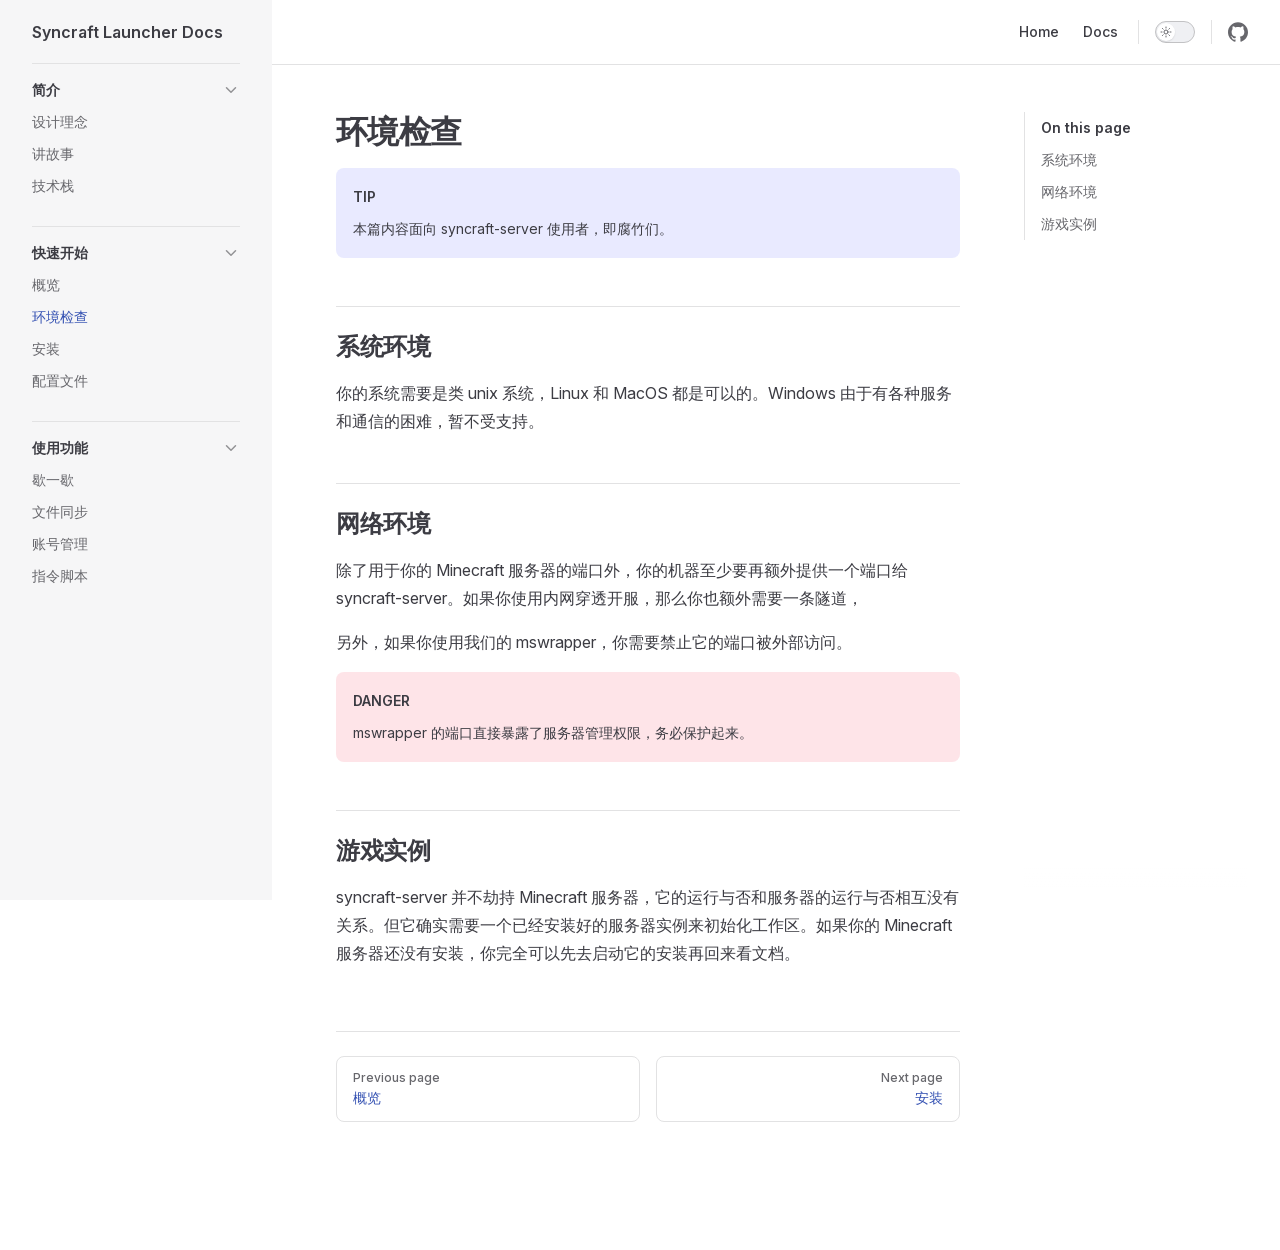
<file: syncraft/quick-start/environment.html>
<!DOCTYPE html>
<html lang="en-US" dir="ltr">
  <head>
    <meta charset="utf-8">
    <meta name="viewport" content="width=device-width,initial-scale=1">
    <title>环境检查 | Syncraft Launcher Docs</title>
    <meta name="description" content="The official documents of Syncraft.">
    <meta name="generator" content="VitePress v2.0.0-alpha.19">
    <link rel="preload stylesheet" href="/syncraft/assets/style.21u9yF-3.css" as="style">
    <link rel="preload stylesheet" href="/syncraft/vp-icons.css" as="style">
    <script type="module" src="/syncraft/assets/chunks/metadata.faaf584f.js"></script>
    <script type="module" src="/syncraft/assets/app.Cu7lZQsG.js"></script>
    <link rel="preload" href="/syncraft/assets/inter-roman-latin.BOE8-mWI.woff2" as="font" type="font/woff2" crossorigin="">
    <link rel="modulepreload" href="/syncraft/assets/chunks/framework.B1PU1n-w.js">
    <link rel="modulepreload" href="/syncraft/assets/chunks/theme.CBnJ7_3n.js">
    <link rel="modulepreload" href="/syncraft/assets/quick-start_environment.md.CZu9P1dz.lean.js">
    <script id="check-dark-mode">(()=>{let e=localStorage.getItem(`vitepress-theme-appearance`)||`auto`,t=window.matchMedia(`(prefers-color-scheme: dark)`).matches;(!e||e===`auto`?t:e===`dark`)&&document.documentElement.classList.add(`dark`)})();</script>
    <script id="check-mac-os">document.documentElement.classList.toggle(`mac`,/Mac|iPhone|iPod|iPad/i.test(navigator.platform));</script>
  </head>
  <body>
    <div id="app"><div class="Layout" data-v-0cf61682><!--[--><!--]--><!--[--><span tabindex="-1" data-v-414181b2></span><a href="#VPContent" class="VPSkipLink visually-hidden" data-v-414181b2>Skip to content</a><!--]--><!----><header class="VPNav" data-v-0cf61682 data-v-9f75dce3><div class="VPNavBar has-sidebar top" data-v-9f75dce3 data-v-9ca1369d><div class="wrapper" data-v-9ca1369d><div class="container" data-v-9ca1369d><div class="title" data-v-9ca1369d><div class="VPNavBarTitle has-sidebar" data-v-9ca1369d data-v-1e38c6bc><a class="title" href="/syncraft/" data-v-1e38c6bc><!--[--><!--]--><!----><span data-v-1e38c6bc>Syncraft Launcher Docs</span><!--[--><!--]--></a></div></div><div class="content" data-v-9ca1369d><div class="content-body" data-v-9ca1369d><!--[--><!--]--><div class="VPNavBarSearch search" data-v-9ca1369d data-v-2fc7f2c6><!----></div><nav aria-labelledby="main-nav-aria-label" class="VPNavBarMenu menu" data-v-9ca1369d data-v-3ffeddce><span id="main-nav-aria-label" class="visually-hidden" data-v-3ffeddce> Main Navigation </span><ul class="list" data-v-3ffeddce><!--[--><li data-v-3ffeddce><a class="VPLink link VPNavBarMenuLink" href="/syncraft/" tabindex="0" data-v-3ffeddce data-v-7547a935><!--[--><span data-v-7547a935>Home</span><!--]--></a></li><li data-v-3ffeddce><a class="VPLink link VPNavBarMenuLink" href="/syncraft/intro/" tabindex="0" data-v-3ffeddce data-v-7547a935><!--[--><span data-v-7547a935>Docs</span><!--]--></a></li><!--]--></ul></nav><!----><div class="VPNavBarAppearance appearance" data-v-9ca1369d data-v-6c893767><button class="VPSwitch VPSwitchAppearance" type="button" role="switch" title aria-checked="false" data-v-6c893767 data-v-5337faa4 data-v-1d5665e3><span class="check" data-v-1d5665e3><span class="icon" data-v-1d5665e3><!--[--><span class="vpi-sun sun" data-v-5337faa4></span><span class="vpi-moon moon" data-v-5337faa4></span><!--]--></span></span></button></div><ul class="VPSocialLinks VPNavBarSocialLinks social-links" data-v-9ca1369d data-v-0394ad82 data-v-babe741d><!--[--><li class="item" data-v-babe741d><a class="VPSocialLink no-icon" href="https://github.com/Falswqwq/syncraft-server" aria-label="github" target="_blank" rel="me noopener" data-v-babe741d data-v-7bdffce5><span class="vpi-social-github"></span></a></li><!--]--></ul><div class="VPFlyout VPNavBarExtra extra" data-v-9ca1369d data-v-3da7c200 data-v-42cb505d><button type="button" class="button" aria-haspopup="true" aria-expanded="false" aria-label="extra navigation" data-v-42cb505d><span class="vpi-more-horizontal icon" data-v-42cb505d></span></button><div class="menu" data-v-42cb505d><div class="VPMenu" data-v-42cb505d data-v-f7257f43><!----><!--[--><!--[--><!----><div class="group" data-v-3da7c200><div class="item appearance" data-v-3da7c200><p class="label" data-v-3da7c200>Appearance</p><div class="appearance-action" data-v-3da7c200><button class="VPSwitch VPSwitchAppearance" type="button" role="switch" title aria-checked="false" data-v-3da7c200 data-v-5337faa4 data-v-1d5665e3><span class="check" data-v-1d5665e3><span class="icon" data-v-1d5665e3><!--[--><span class="vpi-sun sun" data-v-5337faa4></span><span class="vpi-moon moon" data-v-5337faa4></span><!--]--></span></span></button></div></div></div><div class="group" data-v-3da7c200><div class="item social-links" data-v-3da7c200><ul class="VPSocialLinks social-links-list" data-v-3da7c200 data-v-babe741d><!--[--><li class="item" data-v-babe741d><a class="VPSocialLink no-icon" href="https://github.com/Falswqwq/syncraft-server" aria-label="github" target="_blank" rel="me noopener" data-v-babe741d data-v-7bdffce5><span class="vpi-social-github"></span></a></li><!--]--></ul></div></div><!--]--><!--]--></div></div></div><!--[--><!--]--><button type="button" class="VPNavBarHamburger hamburger" aria-label="mobile navigation" aria-expanded="false" aria-controls="VPNavScreen" data-v-9ca1369d data-v-e5dd9c1c><span class="container" data-v-e5dd9c1c><span class="top" data-v-e5dd9c1c></span><span class="middle" data-v-e5dd9c1c></span><span class="bottom" data-v-e5dd9c1c></span></span></button></div></div></div></div><div class="divider" data-v-9ca1369d><div class="divider-line" data-v-9ca1369d></div></div></div><!----></header><div class="VPLocalNav has-sidebar empty" data-v-0cf61682 data-v-db738f89><div class="container" data-v-db738f89><button class="menu" aria-expanded="false" aria-controls="VPSidebarNav" data-v-db738f89><span class="vpi-align-left menu-icon" data-v-db738f89></span><span class="menu-text" data-v-db738f89>Menu</span></button><div class="VPLocalNavOutlineDropdown" style="--vp-vh:0px;" data-allow-mismatch="style" data-v-db738f89 data-v-0c4290fe><button data-v-0c4290fe>Return to top</button><!----></div></div></div><aside class="VPSidebar" data-v-0cf61682 data-v-af661f50><div class="curtain" data-v-af661f50></div><nav class="nav" id="VPSidebarNav" aria-labelledby="sidebar-aria-label" tabindex="-1" data-v-af661f50><span class="visually-hidden" id="sidebar-aria-label" data-v-af661f50> Sidebar Navigation </span><!--[--><!--]--><!--[--><div class="no-transition group" data-v-8d50c081><section class="VPSidebarItem level-0 collapsible" data-v-8d50c081 data-v-1988c617><div class="item" role="button" tabindex="0" data-v-1988c617><div class="indicator" data-v-1988c617></div><h2 class="text" data-v-1988c617>简介</h2><div class="caret" role="button" aria-label="toggle section" tabindex="0" data-v-1988c617><span class="vpi-chevron-right caret-icon" data-v-1988c617></span></div></div><ul class="items" data-v-1988c617><li data-v-1988c617><!--[--><div class="VPSidebarItem level-1 is-link" data-v-1988c617><div class="item" data-v-1988c617><div class="indicator" data-v-1988c617></div><a class="VPLink link link" href="/syncraft/intro/" data-v-1988c617><!--[--><p class="text" data-v-1988c617>设计理念</p><!--]--></a><!----></div><!----></div><div class="VPSidebarItem level-1 is-link" data-v-1988c617><div class="item" data-v-1988c617><div class="indicator" data-v-1988c617></div><a class="VPLink link link" href="/syncraft/intro/story.html" data-v-1988c617><!--[--><p class="text" data-v-1988c617>讲故事</p><!--]--></a><!----></div><!----></div><div class="VPSidebarItem level-1 is-link" data-v-1988c617><div class="item" data-v-1988c617><div class="indicator" data-v-1988c617></div><a class="VPLink link link" href="/syncraft/intro/tech-stack.html" data-v-1988c617><!--[--><p class="text" data-v-1988c617>技术栈</p><!--]--></a><!----></div><!----></div><!--]--></li></ul></section></div><div class="no-transition group" data-v-8d50c081><section class="VPSidebarItem level-0 collapsible" data-v-8d50c081 data-v-1988c617><div class="item" role="button" tabindex="0" data-v-1988c617><div class="indicator" data-v-1988c617></div><h2 class="text" data-v-1988c617>快速开始</h2><div class="caret" role="button" aria-label="toggle section" tabindex="0" data-v-1988c617><span class="vpi-chevron-right caret-icon" data-v-1988c617></span></div></div><ul class="items" data-v-1988c617><li data-v-1988c617><!--[--><div class="VPSidebarItem level-1 is-link" data-v-1988c617><div class="item" data-v-1988c617><div class="indicator" data-v-1988c617></div><a class="VPLink link link" href="/syncraft/quick-start/" data-v-1988c617><!--[--><p class="text" data-v-1988c617>概览</p><!--]--></a><!----></div><!----></div><div class="VPSidebarItem level-1 is-link" data-v-1988c617><div class="item" data-v-1988c617><div class="indicator" data-v-1988c617></div><a class="VPLink link link" href="/syncraft/quick-start/environment.html" data-v-1988c617><!--[--><p class="text" data-v-1988c617>环境检查</p><!--]--></a><!----></div><!----></div><div class="VPSidebarItem level-1 is-link" data-v-1988c617><div class="item" data-v-1988c617><div class="indicator" data-v-1988c617></div><a class="VPLink link link" href="/syncraft/quick-start/installation.html" data-v-1988c617><!--[--><p class="text" data-v-1988c617>安装</p><!--]--></a><!----></div><!----></div><div class="VPSidebarItem level-1 is-link" data-v-1988c617><div class="item" data-v-1988c617><div class="indicator" data-v-1988c617></div><a class="VPLink link link" href="/syncraft/quick-start/config-file.html" data-v-1988c617><!--[--><p class="text" data-v-1988c617>配置文件</p><!--]--></a><!----></div><!----></div><!--]--></li></ul></section></div><div class="no-transition group" data-v-8d50c081><section class="VPSidebarItem level-0 collapsible" data-v-8d50c081 data-v-1988c617><div class="item" role="button" tabindex="0" data-v-1988c617><div class="indicator" data-v-1988c617></div><h2 class="text" data-v-1988c617>使用功能</h2><div class="caret" role="button" aria-label="toggle section" tabindex="0" data-v-1988c617><span class="vpi-chevron-right caret-icon" data-v-1988c617></span></div></div><ul class="items" data-v-1988c617><li data-v-1988c617><!--[--><div class="VPSidebarItem level-1 is-link" data-v-1988c617><div class="item" data-v-1988c617><div class="indicator" data-v-1988c617></div><a class="VPLink link link" href="/syncraft/features/" data-v-1988c617><!--[--><p class="text" data-v-1988c617>歇一歇</p><!--]--></a><!----></div><!----></div><div class="VPSidebarItem level-1 is-link" data-v-1988c617><div class="item" data-v-1988c617><div class="indicator" data-v-1988c617></div><a class="VPLink link link" href="/syncraft/features/file-sync.html" data-v-1988c617><!--[--><p class="text" data-v-1988c617>文件同步</p><!--]--></a><!----></div><!----></div><div class="VPSidebarItem level-1 is-link" data-v-1988c617><div class="item" data-v-1988c617><div class="indicator" data-v-1988c617></div><a class="VPLink link link" href="/syncraft/features/account.html" data-v-1988c617><!--[--><p class="text" data-v-1988c617>账号管理</p><!--]--></a><!----></div><!----></div><div class="VPSidebarItem level-1 is-link" data-v-1988c617><div class="item" data-v-1988c617><div class="indicator" data-v-1988c617></div><a class="VPLink link link" href="/syncraft/features/scripts.html" data-v-1988c617><!--[--><p class="text" data-v-1988c617>指令脚本</p><!--]--></a><!----></div><!----></div><!--]--></li></ul></section></div><!--]--><!--[--><!--]--></nav></aside><div class="VPContent has-sidebar" id="VPContent" data-v-0cf61682 data-v-7948e71f><div class="VPDoc has-sidebar has-aside" data-v-7948e71f data-v-d2ed57e1><!--[--><!--]--><div class="container" data-v-d2ed57e1><div class="aside" data-v-d2ed57e1><div class="aside-curtain" data-v-d2ed57e1></div><div class="aside-container" data-v-d2ed57e1><div class="aside-content" data-v-d2ed57e1><div class="VPDocAside" data-v-d2ed57e1 data-v-62132652><!--[--><!--]--><!--[--><!--]--><nav aria-labelledby="doc-outline-aria-label" class="VPDocAsideOutline" data-v-62132652 data-v-208c587c><div class="content" data-v-208c587c><div class="outline-marker" data-v-208c587c></div><div aria-level="2" class="outline-title" id="doc-outline-aria-label" role="heading" data-v-208c587c>On this page</div><ul class="VPDocOutlineItem root" data-v-208c587c data-v-1ce71065><!--[--><!--]--></ul></div></nav><!--[--><!--]--><div class="spacer" data-v-62132652></div><!--[--><!--]--><!----><!--[--><!--]--><!--[--><!--]--></div></div></div></div><div class="content" data-v-d2ed57e1><div class="content-container" data-v-d2ed57e1><!--[--><!--]--><main class="main" data-v-d2ed57e1><div style="position:relative;" class="vp-doc _syncraft_quick-start_environment" data-v-d2ed57e1><div><h1 id="环境检查" tabindex="-1">环境检查 <a class="header-anchor" href="#环境检查" aria-label="Permalink to “环境检查”">​</a></h1><div class="tip custom-block"><p class="custom-block-title custom-block-title-default">TIP</p><p>本篇内容面向 syncraft-server 使用者，即腐竹们。</p></div><h2 id="系统环境" tabindex="-1">系统环境 <a class="header-anchor" href="#系统环境" aria-label="Permalink to “系统环境”">​</a></h2><p>你的系统需要是类 unix 系统，Linux 和 MacOS 都是可以的。Windows 由于有各种服务和通信的困难，暂不受支持。</p><h2 id="网络环境" tabindex="-1">网络环境 <a class="header-anchor" href="#网络环境" aria-label="Permalink to “网络环境”">​</a></h2><p>除了用于你的 Minecraft 服务器的端口外，你的机器至少要再额外提供一个端口给 syncraft-server。如果你使用内网穿透开服，那么你也额外需要一条隧道，</p><p>另外，如果你使用我们的 mswrapper，你需要禁止它的端口被外部访问。</p><div class="danger custom-block"><p class="custom-block-title custom-block-title-default">DANGER</p><p>mswrapper 的端口直接暴露了服务器管理权限，务必保护起来。</p></div><h2 id="游戏实例" tabindex="-1">游戏实例 <a class="header-anchor" href="#游戏实例" aria-label="Permalink to “游戏实例”">​</a></h2><p>syncraft-server 并不劫持 Minecraft 服务器，它的运行与否和服务器的运行与否相互没有关系。但它确实需要一个已经安装好的服务器实例来初始化工作区。如果你的 Minecraft 服务器还没有安装，你完全可以先去启动它的安装再回来看文档。</p></div></div></main><footer class="VPDocFooter" data-v-d2ed57e1 data-v-4f2a98af><!--[--><!--]--><!----><nav class="prev-next" aria-labelledby="doc-footer-aria-label" data-v-4f2a98af><span class="visually-hidden" id="doc-footer-aria-label" data-v-4f2a98af>Pager</span><div class="pager" data-v-4f2a98af><a class="VPLink link pager-link prev" href="/syncraft/quick-start/" data-v-4f2a98af><!--[--><span class="desc" data-v-4f2a98af>Previous page</span><span class="title" data-v-4f2a98af>概览</span><!--]--></a></div><div class="pager" data-v-4f2a98af><a class="VPLink link pager-link next" href="/syncraft/quick-start/installation.html" data-v-4f2a98af><!--[--><span class="desc" data-v-4f2a98af>Next page</span><span class="title" data-v-4f2a98af>安装</span><!--]--></a></div></nav></footer><!--[--><!--]--></div></div></div><!--[--><!--]--></div></div><!----><!--[--><!--]--></div></div>
    
    
  </body>
</html>
</file>
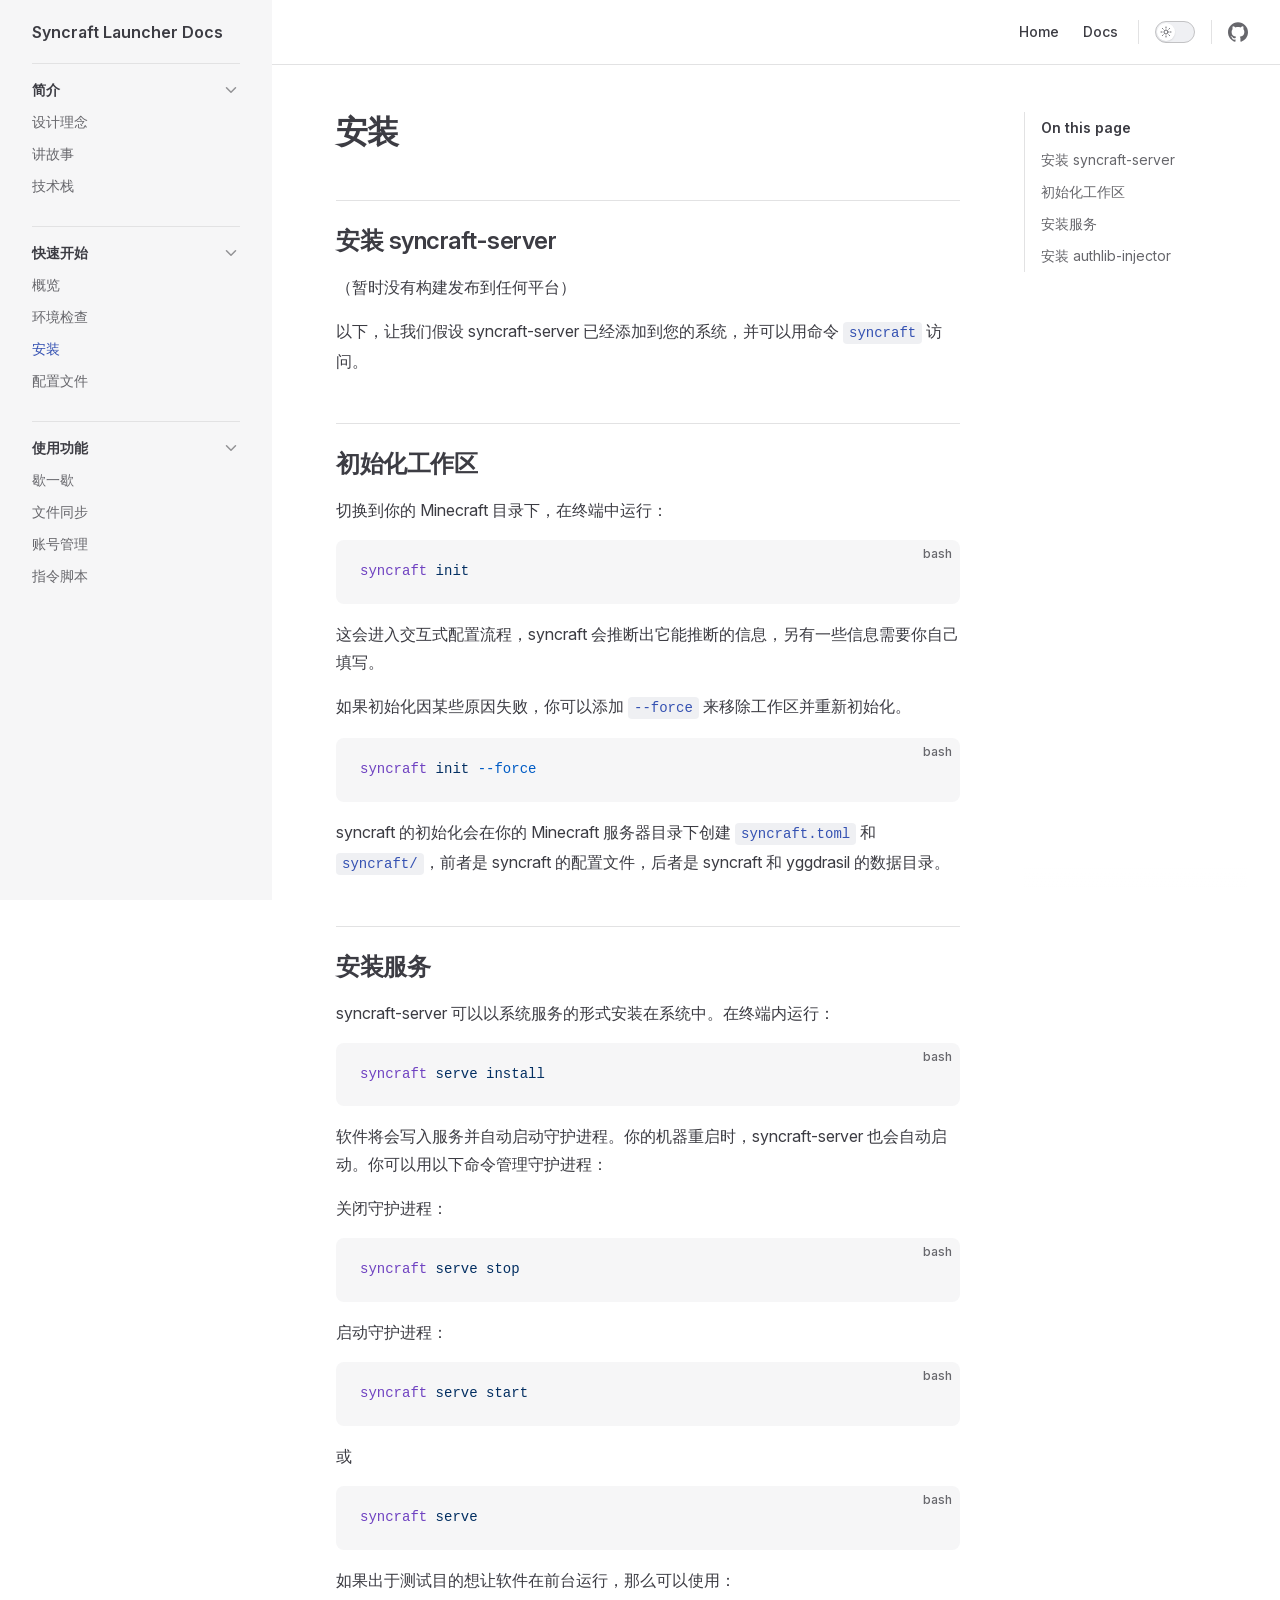
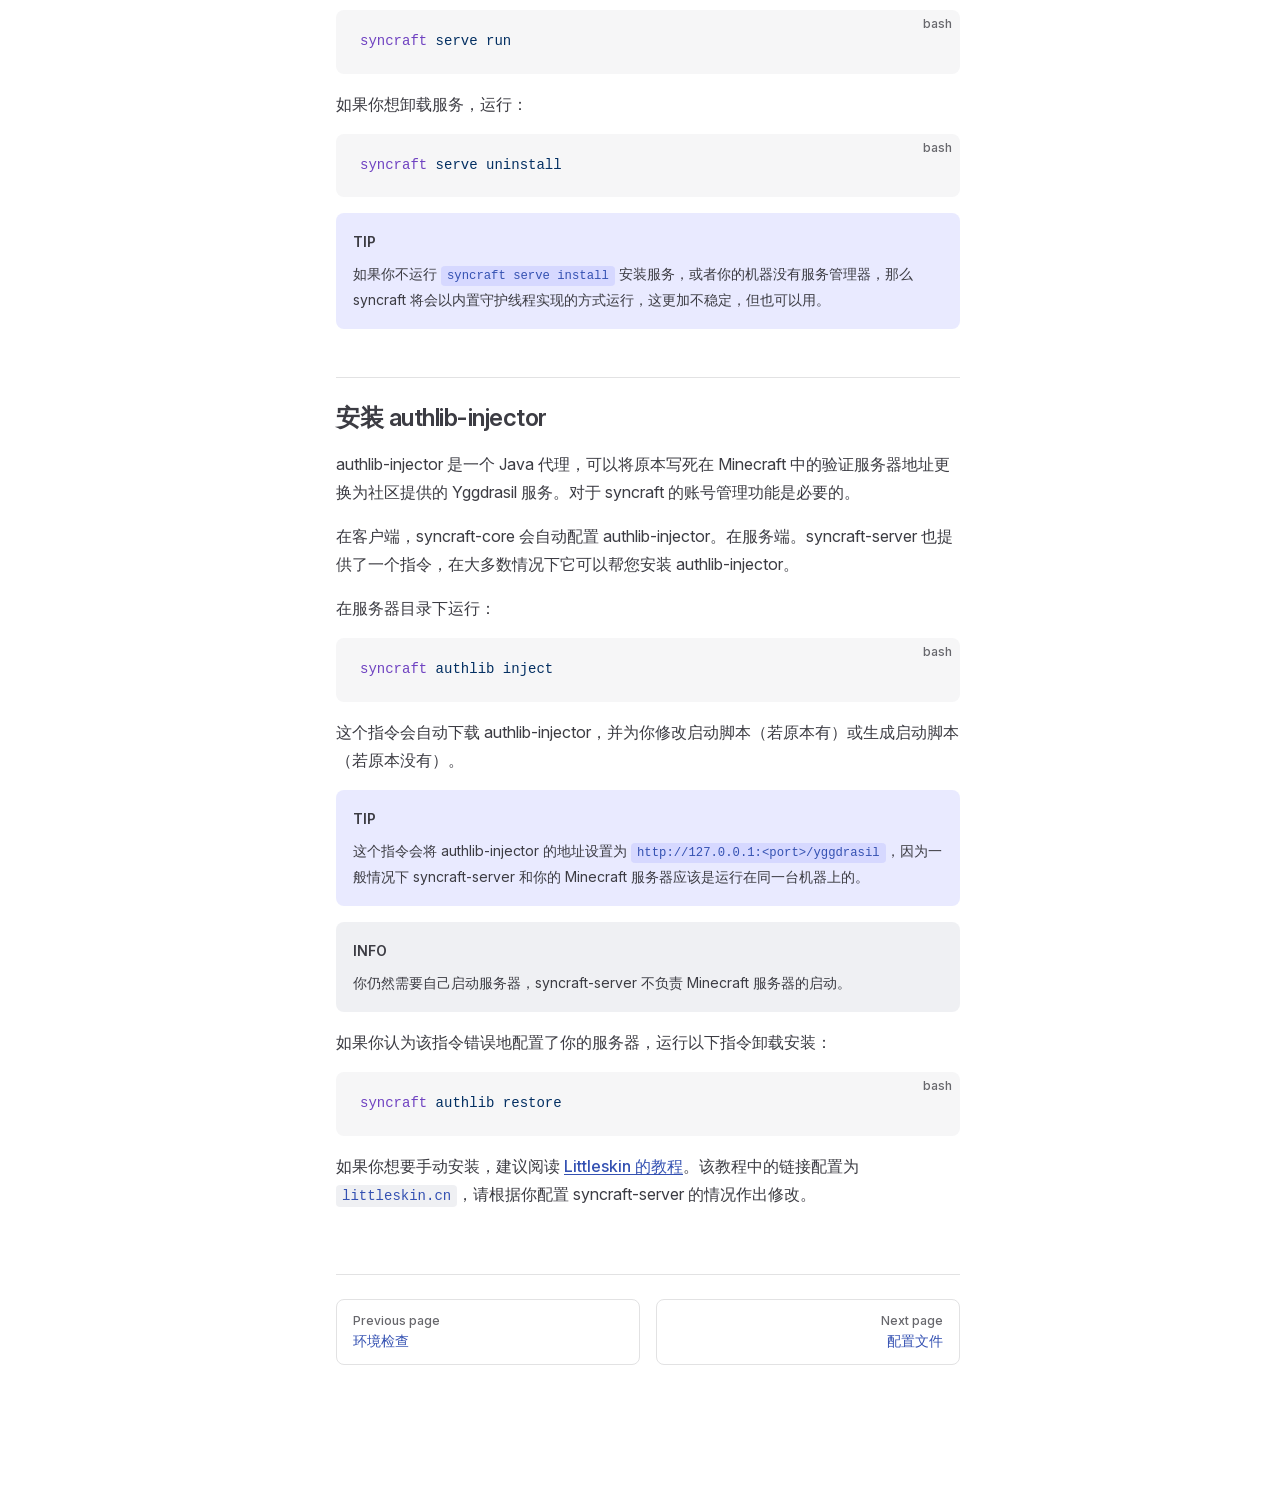
<file: syncraft/quick-start/installation.html>
<!DOCTYPE html>
<html lang="en-US" dir="ltr">
  <head>
    <meta charset="utf-8">
    <meta name="viewport" content="width=device-width,initial-scale=1">
    <title>安装 | Syncraft Launcher Docs</title>
    <meta name="description" content="The official documents of Syncraft.">
    <meta name="generator" content="VitePress v2.0.0-alpha.19">
    <link rel="preload stylesheet" href="/syncraft/assets/style.21u9yF-3.css" as="style">
    <link rel="preload stylesheet" href="/syncraft/vp-icons.css" as="style">
    <script type="module" src="/syncraft/assets/chunks/metadata.faaf584f.js"></script>
    <script type="module" src="/syncraft/assets/app.Cu7lZQsG.js"></script>
    <link rel="preload" href="/syncraft/assets/inter-roman-latin.BOE8-mWI.woff2" as="font" type="font/woff2" crossorigin="">
    <link rel="modulepreload" href="/syncraft/assets/chunks/framework.B1PU1n-w.js">
    <link rel="modulepreload" href="/syncraft/assets/chunks/theme.CBnJ7_3n.js">
    <link rel="modulepreload" href="/syncraft/assets/quick-start_installation.md.CdAOrYKK.lean.js">
    <script id="check-dark-mode">(()=>{let e=localStorage.getItem(`vitepress-theme-appearance`)||`auto`,t=window.matchMedia(`(prefers-color-scheme: dark)`).matches;(!e||e===`auto`?t:e===`dark`)&&document.documentElement.classList.add(`dark`)})();</script>
    <script id="check-mac-os">document.documentElement.classList.toggle(`mac`,/Mac|iPhone|iPod|iPad/i.test(navigator.platform));</script>
  </head>
  <body>
    <div id="app"><div class="Layout" data-v-0cf61682><!--[--><!--]--><!--[--><span tabindex="-1" data-v-414181b2></span><a href="#VPContent" class="VPSkipLink visually-hidden" data-v-414181b2>Skip to content</a><!--]--><!----><header class="VPNav" data-v-0cf61682 data-v-9f75dce3><div class="VPNavBar has-sidebar top" data-v-9f75dce3 data-v-9ca1369d><div class="wrapper" data-v-9ca1369d><div class="container" data-v-9ca1369d><div class="title" data-v-9ca1369d><div class="VPNavBarTitle has-sidebar" data-v-9ca1369d data-v-1e38c6bc><a class="title" href="/syncraft/" data-v-1e38c6bc><!--[--><!--]--><!----><span data-v-1e38c6bc>Syncraft Launcher Docs</span><!--[--><!--]--></a></div></div><div class="content" data-v-9ca1369d><div class="content-body" data-v-9ca1369d><!--[--><!--]--><div class="VPNavBarSearch search" data-v-9ca1369d data-v-2fc7f2c6><!----></div><nav aria-labelledby="main-nav-aria-label" class="VPNavBarMenu menu" data-v-9ca1369d data-v-3ffeddce><span id="main-nav-aria-label" class="visually-hidden" data-v-3ffeddce> Main Navigation </span><ul class="list" data-v-3ffeddce><!--[--><li data-v-3ffeddce><a class="VPLink link VPNavBarMenuLink" href="/syncraft/" tabindex="0" data-v-3ffeddce data-v-7547a935><!--[--><span data-v-7547a935>Home</span><!--]--></a></li><li data-v-3ffeddce><a class="VPLink link VPNavBarMenuLink" href="/syncraft/intro/" tabindex="0" data-v-3ffeddce data-v-7547a935><!--[--><span data-v-7547a935>Docs</span><!--]--></a></li><!--]--></ul></nav><!----><div class="VPNavBarAppearance appearance" data-v-9ca1369d data-v-6c893767><button class="VPSwitch VPSwitchAppearance" type="button" role="switch" title aria-checked="false" data-v-6c893767 data-v-5337faa4 data-v-1d5665e3><span class="check" data-v-1d5665e3><span class="icon" data-v-1d5665e3><!--[--><span class="vpi-sun sun" data-v-5337faa4></span><span class="vpi-moon moon" data-v-5337faa4></span><!--]--></span></span></button></div><ul class="VPSocialLinks VPNavBarSocialLinks social-links" data-v-9ca1369d data-v-0394ad82 data-v-babe741d><!--[--><li class="item" data-v-babe741d><a class="VPSocialLink no-icon" href="https://github.com/Falswqwq/syncraft-server" aria-label="github" target="_blank" rel="me noopener" data-v-babe741d data-v-7bdffce5><span class="vpi-social-github"></span></a></li><!--]--></ul><div class="VPFlyout VPNavBarExtra extra" data-v-9ca1369d data-v-3da7c200 data-v-42cb505d><button type="button" class="button" aria-haspopup="true" aria-expanded="false" aria-label="extra navigation" data-v-42cb505d><span class="vpi-more-horizontal icon" data-v-42cb505d></span></button><div class="menu" data-v-42cb505d><div class="VPMenu" data-v-42cb505d data-v-f7257f43><!----><!--[--><!--[--><!----><div class="group" data-v-3da7c200><div class="item appearance" data-v-3da7c200><p class="label" data-v-3da7c200>Appearance</p><div class="appearance-action" data-v-3da7c200><button class="VPSwitch VPSwitchAppearance" type="button" role="switch" title aria-checked="false" data-v-3da7c200 data-v-5337faa4 data-v-1d5665e3><span class="check" data-v-1d5665e3><span class="icon" data-v-1d5665e3><!--[--><span class="vpi-sun sun" data-v-5337faa4></span><span class="vpi-moon moon" data-v-5337faa4></span><!--]--></span></span></button></div></div></div><div class="group" data-v-3da7c200><div class="item social-links" data-v-3da7c200><ul class="VPSocialLinks social-links-list" data-v-3da7c200 data-v-babe741d><!--[--><li class="item" data-v-babe741d><a class="VPSocialLink no-icon" href="https://github.com/Falswqwq/syncraft-server" aria-label="github" target="_blank" rel="me noopener" data-v-babe741d data-v-7bdffce5><span class="vpi-social-github"></span></a></li><!--]--></ul></div></div><!--]--><!--]--></div></div></div><!--[--><!--]--><button type="button" class="VPNavBarHamburger hamburger" aria-label="mobile navigation" aria-expanded="false" aria-controls="VPNavScreen" data-v-9ca1369d data-v-e5dd9c1c><span class="container" data-v-e5dd9c1c><span class="top" data-v-e5dd9c1c></span><span class="middle" data-v-e5dd9c1c></span><span class="bottom" data-v-e5dd9c1c></span></span></button></div></div></div></div><div class="divider" data-v-9ca1369d><div class="divider-line" data-v-9ca1369d></div></div></div><!----></header><div class="VPLocalNav has-sidebar empty" data-v-0cf61682 data-v-db738f89><div class="container" data-v-db738f89><button class="menu" aria-expanded="false" aria-controls="VPSidebarNav" data-v-db738f89><span class="vpi-align-left menu-icon" data-v-db738f89></span><span class="menu-text" data-v-db738f89>Menu</span></button><div class="VPLocalNavOutlineDropdown" style="--vp-vh:0px;" data-allow-mismatch="style" data-v-db738f89 data-v-0c4290fe><button data-v-0c4290fe>Return to top</button><!----></div></div></div><aside class="VPSidebar" data-v-0cf61682 data-v-af661f50><div class="curtain" data-v-af661f50></div><nav class="nav" id="VPSidebarNav" aria-labelledby="sidebar-aria-label" tabindex="-1" data-v-af661f50><span class="visually-hidden" id="sidebar-aria-label" data-v-af661f50> Sidebar Navigation </span><!--[--><!--]--><!--[--><div class="no-transition group" data-v-8d50c081><section class="VPSidebarItem level-0 collapsible" data-v-8d50c081 data-v-1988c617><div class="item" role="button" tabindex="0" data-v-1988c617><div class="indicator" data-v-1988c617></div><h2 class="text" data-v-1988c617>简介</h2><div class="caret" role="button" aria-label="toggle section" tabindex="0" data-v-1988c617><span class="vpi-chevron-right caret-icon" data-v-1988c617></span></div></div><ul class="items" data-v-1988c617><li data-v-1988c617><!--[--><div class="VPSidebarItem level-1 is-link" data-v-1988c617><div class="item" data-v-1988c617><div class="indicator" data-v-1988c617></div><a class="VPLink link link" href="/syncraft/intro/" data-v-1988c617><!--[--><p class="text" data-v-1988c617>设计理念</p><!--]--></a><!----></div><!----></div><div class="VPSidebarItem level-1 is-link" data-v-1988c617><div class="item" data-v-1988c617><div class="indicator" data-v-1988c617></div><a class="VPLink link link" href="/syncraft/intro/story.html" data-v-1988c617><!--[--><p class="text" data-v-1988c617>讲故事</p><!--]--></a><!----></div><!----></div><div class="VPSidebarItem level-1 is-link" data-v-1988c617><div class="item" data-v-1988c617><div class="indicator" data-v-1988c617></div><a class="VPLink link link" href="/syncraft/intro/tech-stack.html" data-v-1988c617><!--[--><p class="text" data-v-1988c617>技术栈</p><!--]--></a><!----></div><!----></div><!--]--></li></ul></section></div><div class="no-transition group" data-v-8d50c081><section class="VPSidebarItem level-0 collapsible" data-v-8d50c081 data-v-1988c617><div class="item" role="button" tabindex="0" data-v-1988c617><div class="indicator" data-v-1988c617></div><h2 class="text" data-v-1988c617>快速开始</h2><div class="caret" role="button" aria-label="toggle section" tabindex="0" data-v-1988c617><span class="vpi-chevron-right caret-icon" data-v-1988c617></span></div></div><ul class="items" data-v-1988c617><li data-v-1988c617><!--[--><div class="VPSidebarItem level-1 is-link" data-v-1988c617><div class="item" data-v-1988c617><div class="indicator" data-v-1988c617></div><a class="VPLink link link" href="/syncraft/quick-start/" data-v-1988c617><!--[--><p class="text" data-v-1988c617>概览</p><!--]--></a><!----></div><!----></div><div class="VPSidebarItem level-1 is-link" data-v-1988c617><div class="item" data-v-1988c617><div class="indicator" data-v-1988c617></div><a class="VPLink link link" href="/syncraft/quick-start/environment.html" data-v-1988c617><!--[--><p class="text" data-v-1988c617>环境检查</p><!--]--></a><!----></div><!----></div><div class="VPSidebarItem level-1 is-link" data-v-1988c617><div class="item" data-v-1988c617><div class="indicator" data-v-1988c617></div><a class="VPLink link link" href="/syncraft/quick-start/installation.html" data-v-1988c617><!--[--><p class="text" data-v-1988c617>安装</p><!--]--></a><!----></div><!----></div><div class="VPSidebarItem level-1 is-link" data-v-1988c617><div class="item" data-v-1988c617><div class="indicator" data-v-1988c617></div><a class="VPLink link link" href="/syncraft/quick-start/config-file.html" data-v-1988c617><!--[--><p class="text" data-v-1988c617>配置文件</p><!--]--></a><!----></div><!----></div><!--]--></li></ul></section></div><div class="no-transition group" data-v-8d50c081><section class="VPSidebarItem level-0 collapsible" data-v-8d50c081 data-v-1988c617><div class="item" role="button" tabindex="0" data-v-1988c617><div class="indicator" data-v-1988c617></div><h2 class="text" data-v-1988c617>使用功能</h2><div class="caret" role="button" aria-label="toggle section" tabindex="0" data-v-1988c617><span class="vpi-chevron-right caret-icon" data-v-1988c617></span></div></div><ul class="items" data-v-1988c617><li data-v-1988c617><!--[--><div class="VPSidebarItem level-1 is-link" data-v-1988c617><div class="item" data-v-1988c617><div class="indicator" data-v-1988c617></div><a class="VPLink link link" href="/syncraft/features/" data-v-1988c617><!--[--><p class="text" data-v-1988c617>歇一歇</p><!--]--></a><!----></div><!----></div><div class="VPSidebarItem level-1 is-link" data-v-1988c617><div class="item" data-v-1988c617><div class="indicator" data-v-1988c617></div><a class="VPLink link link" href="/syncraft/features/file-sync.html" data-v-1988c617><!--[--><p class="text" data-v-1988c617>文件同步</p><!--]--></a><!----></div><!----></div><div class="VPSidebarItem level-1 is-link" data-v-1988c617><div class="item" data-v-1988c617><div class="indicator" data-v-1988c617></div><a class="VPLink link link" href="/syncraft/features/account.html" data-v-1988c617><!--[--><p class="text" data-v-1988c617>账号管理</p><!--]--></a><!----></div><!----></div><div class="VPSidebarItem level-1 is-link" data-v-1988c617><div class="item" data-v-1988c617><div class="indicator" data-v-1988c617></div><a class="VPLink link link" href="/syncraft/features/scripts.html" data-v-1988c617><!--[--><p class="text" data-v-1988c617>指令脚本</p><!--]--></a><!----></div><!----></div><!--]--></li></ul></section></div><!--]--><!--[--><!--]--></nav></aside><div class="VPContent has-sidebar" id="VPContent" data-v-0cf61682 data-v-7948e71f><div class="VPDoc has-sidebar has-aside" data-v-7948e71f data-v-d2ed57e1><!--[--><!--]--><div class="container" data-v-d2ed57e1><div class="aside" data-v-d2ed57e1><div class="aside-curtain" data-v-d2ed57e1></div><div class="aside-container" data-v-d2ed57e1><div class="aside-content" data-v-d2ed57e1><div class="VPDocAside" data-v-d2ed57e1 data-v-62132652><!--[--><!--]--><!--[--><!--]--><nav aria-labelledby="doc-outline-aria-label" class="VPDocAsideOutline" data-v-62132652 data-v-208c587c><div class="content" data-v-208c587c><div class="outline-marker" data-v-208c587c></div><div aria-level="2" class="outline-title" id="doc-outline-aria-label" role="heading" data-v-208c587c>On this page</div><ul class="VPDocOutlineItem root" data-v-208c587c data-v-1ce71065><!--[--><!--]--></ul></div></nav><!--[--><!--]--><div class="spacer" data-v-62132652></div><!--[--><!--]--><!----><!--[--><!--]--><!--[--><!--]--></div></div></div></div><div class="content" data-v-d2ed57e1><div class="content-container" data-v-d2ed57e1><!--[--><!--]--><main class="main" data-v-d2ed57e1><div style="position:relative;" class="vp-doc _syncraft_quick-start_installation" data-v-d2ed57e1><div><h1 id="安装" tabindex="-1">安装 <a class="header-anchor" href="#安装" aria-label="Permalink to “安装”">​</a></h1><h2 id="安装-syncraft-server" tabindex="-1">安装 syncraft-server <a class="header-anchor" href="#安装-syncraft-server" aria-label="Permalink to “安装 syncraft-server”">​</a></h2><p>（暂时没有构建发布到任何平台）</p><p>以下，让我们假设 syncraft-server 已经添加到您的系统，并可以用命令 <code>syncraft</code> 访问。</p><h2 id="初始化工作区" tabindex="-1">初始化工作区 <a class="header-anchor" href="#初始化工作区" aria-label="Permalink to “初始化工作区”">​</a></h2><p>切换到你的 Minecraft 目录下，在终端中运行：</p><div class="language-bash"><button title="Copy code" data-copied="Copied" class="copy"></button><span class="lang">bash</span><pre class="shiki shiki-themes github-light github-dark" style="--shiki-light:#24292e;--shiki-dark:#e1e4e8;--shiki-light-bg:#fff;--shiki-dark-bg:#24292e;" tabindex="0" dir="ltr"><code><span class="line"><span style="--shiki-light:#6F42C1;--shiki-dark:#B392F0;">syncraft</span><span style="--shiki-light:#032F62;--shiki-dark:#9ECBFF;"> init</span></span></code></pre></div><p>这会进入交互式配置流程，syncraft 会推断出它能推断的信息，另有一些信息需要你自己填写。</p><p>如果初始化因某些原因失败，你可以添加 <code>--force</code> 来移除工作区并重新初始化。</p><div class="language-bash"><button title="Copy code" data-copied="Copied" class="copy"></button><span class="lang">bash</span><pre class="shiki shiki-themes github-light github-dark" style="--shiki-light:#24292e;--shiki-dark:#e1e4e8;--shiki-light-bg:#fff;--shiki-dark-bg:#24292e;" tabindex="0" dir="ltr"><code><span class="line"><span style="--shiki-light:#6F42C1;--shiki-dark:#B392F0;">syncraft</span><span style="--shiki-light:#032F62;--shiki-dark:#9ECBFF;"> init</span><span style="--shiki-light:#005CC5;--shiki-dark:#79B8FF;"> --force</span></span></code></pre></div><p>syncraft 的初始化会在你的 Minecraft 服务器目录下创建 <code>syncraft.toml</code> 和 <code>syncraft/</code>，前者是 syncraft 的配置文件，后者是 syncraft 和 yggdrasil 的数据目录。</p><h2 id="安装服务" tabindex="-1">安装服务 <a class="header-anchor" href="#安装服务" aria-label="Permalink to “安装服务”">​</a></h2><p>syncraft-server 可以以系统服务的形式安装在系统中。在终端内运行：</p><div class="language-bash"><button title="Copy code" data-copied="Copied" class="copy"></button><span class="lang">bash</span><pre class="shiki shiki-themes github-light github-dark" style="--shiki-light:#24292e;--shiki-dark:#e1e4e8;--shiki-light-bg:#fff;--shiki-dark-bg:#24292e;" tabindex="0" dir="ltr"><code><span class="line"><span style="--shiki-light:#6F42C1;--shiki-dark:#B392F0;">syncraft</span><span style="--shiki-light:#032F62;--shiki-dark:#9ECBFF;"> serve</span><span style="--shiki-light:#032F62;--shiki-dark:#9ECBFF;"> install</span></span></code></pre></div><p>软件将会写入服务并自动启动守护进程。你的机器重启时，syncraft-server 也会自动启动。你可以用以下命令管理守护进程：</p><p>关闭守护进程：</p><div class="language-bash"><button title="Copy code" data-copied="Copied" class="copy"></button><span class="lang">bash</span><pre class="shiki shiki-themes github-light github-dark" style="--shiki-light:#24292e;--shiki-dark:#e1e4e8;--shiki-light-bg:#fff;--shiki-dark-bg:#24292e;" tabindex="0" dir="ltr"><code><span class="line"><span style="--shiki-light:#6F42C1;--shiki-dark:#B392F0;">syncraft</span><span style="--shiki-light:#032F62;--shiki-dark:#9ECBFF;"> serve</span><span style="--shiki-light:#032F62;--shiki-dark:#9ECBFF;"> stop</span></span></code></pre></div><p>启动守护进程：</p><div class="language-bash"><button title="Copy code" data-copied="Copied" class="copy"></button><span class="lang">bash</span><pre class="shiki shiki-themes github-light github-dark" style="--shiki-light:#24292e;--shiki-dark:#e1e4e8;--shiki-light-bg:#fff;--shiki-dark-bg:#24292e;" tabindex="0" dir="ltr"><code><span class="line"><span style="--shiki-light:#6F42C1;--shiki-dark:#B392F0;">syncraft</span><span style="--shiki-light:#032F62;--shiki-dark:#9ECBFF;"> serve</span><span style="--shiki-light:#032F62;--shiki-dark:#9ECBFF;"> start</span></span></code></pre></div><p>或</p><div class="language-bash"><button title="Copy code" data-copied="Copied" class="copy"></button><span class="lang">bash</span><pre class="shiki shiki-themes github-light github-dark" style="--shiki-light:#24292e;--shiki-dark:#e1e4e8;--shiki-light-bg:#fff;--shiki-dark-bg:#24292e;" tabindex="0" dir="ltr"><code><span class="line"><span style="--shiki-light:#6F42C1;--shiki-dark:#B392F0;">syncraft</span><span style="--shiki-light:#032F62;--shiki-dark:#9ECBFF;"> serve</span></span></code></pre></div><p>如果出于测试目的想让软件在前台运行，那么可以使用：</p><div class="language-bash"><button title="Copy code" data-copied="Copied" class="copy"></button><span class="lang">bash</span><pre class="shiki shiki-themes github-light github-dark" style="--shiki-light:#24292e;--shiki-dark:#e1e4e8;--shiki-light-bg:#fff;--shiki-dark-bg:#24292e;" tabindex="0" dir="ltr"><code><span class="line"><span style="--shiki-light:#6F42C1;--shiki-dark:#B392F0;">syncraft</span><span style="--shiki-light:#032F62;--shiki-dark:#9ECBFF;"> serve</span><span style="--shiki-light:#032F62;--shiki-dark:#9ECBFF;"> run</span></span></code></pre></div><p>如果你想卸载服务，运行：</p><div class="language-bash"><button title="Copy code" data-copied="Copied" class="copy"></button><span class="lang">bash</span><pre class="shiki shiki-themes github-light github-dark" style="--shiki-light:#24292e;--shiki-dark:#e1e4e8;--shiki-light-bg:#fff;--shiki-dark-bg:#24292e;" tabindex="0" dir="ltr"><code><span class="line"><span style="--shiki-light:#6F42C1;--shiki-dark:#B392F0;">syncraft</span><span style="--shiki-light:#032F62;--shiki-dark:#9ECBFF;"> serve</span><span style="--shiki-light:#032F62;--shiki-dark:#9ECBFF;"> uninstall</span></span></code></pre></div><div class="tip custom-block"><p class="custom-block-title custom-block-title-default">TIP</p><p>如果你不运行 <code>syncraft serve install</code> 安装服务，或者你的机器没有服务管理器，那么 syncraft 将会以内置守护线程实现的方式运行，这更加不稳定，但也可以用。</p></div><h2 id="安装-authlib-injector" tabindex="-1">安装 authlib-injector <a class="header-anchor" href="#安装-authlib-injector" aria-label="Permalink to “安装 authlib-injector”">​</a></h2><p>authlib-injector 是一个 Java 代理，可以将原本写死在 Minecraft 中的验证服务器地址更换为社区提供的 Yggdrasil 服务。对于 syncraft 的账号管理功能是必要的。</p><p>在客户端，syncraft-core 会自动配置 authlib-injector。在服务端。syncraft-server 也提供了一个指令，在大多数情况下它可以帮您安装 authlib-injector。</p><p>在服务器目录下运行：</p><div class="language-bash"><button title="Copy code" data-copied="Copied" class="copy"></button><span class="lang">bash</span><pre class="shiki shiki-themes github-light github-dark" style="--shiki-light:#24292e;--shiki-dark:#e1e4e8;--shiki-light-bg:#fff;--shiki-dark-bg:#24292e;" tabindex="0" dir="ltr"><code><span class="line"><span style="--shiki-light:#6F42C1;--shiki-dark:#B392F0;">syncraft</span><span style="--shiki-light:#032F62;--shiki-dark:#9ECBFF;"> authlib</span><span style="--shiki-light:#032F62;--shiki-dark:#9ECBFF;"> inject</span></span></code></pre></div><p>这个指令会自动下载 authlib-injector，并为你修改启动脚本（若原本有）或生成启动脚本（若原本没有）。</p><div class="tip custom-block"><p class="custom-block-title custom-block-title-default">TIP</p><p>这个指令会将 authlib-injector 的地址设置为 <code>http://127.0.0.1:&lt;port&gt;/yggdrasil</code>，因为一般情况下 syncraft-server 和你的 Minecraft 服务器应该是运行在同一台机器上的。</p></div><div class="info custom-block"><p class="custom-block-title custom-block-title-default">INFO</p><p>你仍然需要自己启动服务器，syncraft-server 不负责 Minecraft 服务器的启动。</p></div><p>如果你认为该指令错误地配置了你的服务器，运行以下指令卸载安装：</p><div class="language-bash"><button title="Copy code" data-copied="Copied" class="copy"></button><span class="lang">bash</span><pre class="shiki shiki-themes github-light github-dark" style="--shiki-light:#24292e;--shiki-dark:#e1e4e8;--shiki-light-bg:#fff;--shiki-dark-bg:#24292e;" tabindex="0" dir="ltr"><code><span class="line"><span style="--shiki-light:#6F42C1;--shiki-dark:#B392F0;">syncraft</span><span style="--shiki-light:#032F62;--shiki-dark:#9ECBFF;"> authlib</span><span style="--shiki-light:#032F62;--shiki-dark:#9ECBFF;"> restore</span></span></code></pre></div><p>如果你想要手动安装，建议阅读 <a href="https://manual.littlesk.in/yggdrasil/authlib-injector" target="_blank" rel="noreferrer">Littleskin 的教程</a>。该教程中的链接配置为 <code>littleskin.cn</code>，请根据你配置 syncraft-server 的情况作出修改。</p></div></div></main><footer class="VPDocFooter" data-v-d2ed57e1 data-v-4f2a98af><!--[--><!--]--><!----><nav class="prev-next" aria-labelledby="doc-footer-aria-label" data-v-4f2a98af><span class="visually-hidden" id="doc-footer-aria-label" data-v-4f2a98af>Pager</span><div class="pager" data-v-4f2a98af><a class="VPLink link pager-link prev" href="/syncraft/quick-start/environment.html" data-v-4f2a98af><!--[--><span class="desc" data-v-4f2a98af>Previous page</span><span class="title" data-v-4f2a98af>环境检查</span><!--]--></a></div><div class="pager" data-v-4f2a98af><a class="VPLink link pager-link next" href="/syncraft/quick-start/config-file.html" data-v-4f2a98af><!--[--><span class="desc" data-v-4f2a98af>Next page</span><span class="title" data-v-4f2a98af>配置文件</span><!--]--></a></div></nav></footer><!--[--><!--]--></div></div></div><!--[--><!--]--></div></div><!----><!--[--><!--]--></div></div>
    
    
  </body>
</html>
</file>
<file: syncraft/assets/style.21u9yF-3.css>
:root{--vp-c-white:#fff;--vp-c-black:#000;--vp-c-neutral:var(--vp-c-black);--vp-c-neutral-inverse:var(--vp-c-white)}.dark{--vp-c-neutral:var(--vp-c-white);--vp-c-neutral-inverse:var(--vp-c-black)}:root{--vp-c-gray-1:#dddde3;--vp-c-gray-2:#e4e4e9;--vp-c-gray-3:#ebebef;--vp-c-gray-soft:#8e96aa24;--vp-c-indigo-1:#3451b2;--vp-c-indigo-2:#3a5ccc;--vp-c-indigo-3:#5672cd;--vp-c-indigo-soft:#646cff24;--vp-c-purple-1:#6f42c1;--vp-c-purple-2:#7e4cc9;--vp-c-purple-3:#8e5cd9;--vp-c-purple-soft:#9f7aea24;--vp-c-green-1:#18794e;--vp-c-green-2:#299764;--vp-c-green-3:#30a46c;--vp-c-green-soft:#10b98124;--vp-c-yellow-1:#915930;--vp-c-yellow-2:#946300;--vp-c-yellow-3:#9f6a00;--vp-c-yellow-soft:#eab30824;--vp-c-red-1:#b8272c;--vp-c-red-2:#d5393e;--vp-c-red-3:#e0575b;--vp-c-red-soft:#f43f5e24;--vp-c-sponsor:#db2777}.dark{--vp-c-gray-1:#515c67;--vp-c-gray-2:#414853;--vp-c-gray-3:#32363f;--vp-c-gray-soft:#65758529;--vp-c-indigo-1:#a8b1ff;--vp-c-indigo-2:#5c73e7;--vp-c-indigo-3:#3e63dd;--vp-c-indigo-soft:#646cff29;--vp-c-purple-1:#c8abfa;--vp-c-purple-2:#a879e6;--vp-c-purple-3:#8e5cd9;--vp-c-purple-soft:#9f7aea29;--vp-c-green-1:#3dd68c;--vp-c-green-2:#30a46c;--vp-c-green-3:#298459;--vp-c-green-soft:#10b98129;--vp-c-yellow-1:#f9b44e;--vp-c-yellow-2:#da8b17;--vp-c-yellow-3:#a46a0a;--vp-c-yellow-soft:#eab30829;--vp-c-red-1:#f66f81;--vp-c-red-2:#f14158;--vp-c-red-3:#b62a3c;--vp-c-red-soft:#f43f5e29}:root{--vp-c-bg:#fff;--vp-c-bg-alt:#f6f6f7;--vp-c-bg-elv:#fff;--vp-c-bg-soft:#f6f6f7}.dark{--vp-c-bg:#1b1b1f;--vp-c-bg-alt:#161618;--vp-c-bg-elv:#202127;--vp-c-bg-soft:#202127}:root{--vp-c-border:#c2c2c4;--vp-c-divider:#e2e2e3;--vp-c-gutter:#e2e2e3}.dark{--vp-c-border:#3c3f44;--vp-c-divider:#2e2e32;--vp-c-gutter:#000}:root{--vp-c-text-1:#3c3c43;--vp-c-text-2:#67676c;--vp-c-text-3:#929295}.dark{--vp-c-text-1:#dfdfd6;--vp-c-text-2:#98989f;--vp-c-text-3:#6a6a71}:root{--vp-c-default-1:var(--vp-c-gray-1);--vp-c-default-2:var(--vp-c-gray-2);--vp-c-default-3:var(--vp-c-gray-3);--vp-c-default-soft:var(--vp-c-gray-soft);--vp-c-brand-1:var(--vp-c-indigo-1);--vp-c-brand-2:var(--vp-c-indigo-2);--vp-c-brand-3:var(--vp-c-indigo-3);--vp-c-brand-soft:var(--vp-c-indigo-soft);--vp-c-brand:var(--vp-c-brand-1);--vp-c-tip-1:var(--vp-c-brand-1);--vp-c-tip-2:var(--vp-c-brand-2);--vp-c-tip-3:var(--vp-c-brand-3);--vp-c-tip-soft:var(--vp-c-brand-soft);--vp-c-note-1:var(--vp-c-brand-1);--vp-c-note-2:var(--vp-c-brand-2);--vp-c-note-3:var(--vp-c-brand-3);--vp-c-note-soft:var(--vp-c-brand-soft);--vp-c-success-1:var(--vp-c-green-1);--vp-c-success-2:var(--vp-c-green-2);--vp-c-success-3:var(--vp-c-green-3);--vp-c-success-soft:var(--vp-c-green-soft);--vp-c-important-1:var(--vp-c-purple-1);--vp-c-important-2:var(--vp-c-purple-2);--vp-c-important-3:var(--vp-c-purple-3);--vp-c-important-soft:var(--vp-c-purple-soft);--vp-c-warning-1:var(--vp-c-yellow-1);--vp-c-warning-2:var(--vp-c-yellow-2);--vp-c-warning-3:var(--vp-c-yellow-3);--vp-c-warning-soft:var(--vp-c-yellow-soft);--vp-c-danger-1:var(--vp-c-red-1);--vp-c-danger-2:var(--vp-c-red-2);--vp-c-danger-3:var(--vp-c-red-3);--vp-c-danger-soft:var(--vp-c-red-soft);--vp-c-caution-1:var(--vp-c-red-1);--vp-c-caution-2:var(--vp-c-red-2);--vp-c-caution-3:var(--vp-c-red-3);--vp-c-caution-soft:var(--vp-c-red-soft);--vp-font-family-base:-apple-system, BlinkMacSystemFont, sans-serif, "Apple Color Emoji", "Segoe UI Emoji", "Segoe UI Symbol", "Noto Color Emoji";--vp-font-family-mono:ui-monospace, "Menlo", "Monaco", "Consolas", "Liberation Mono", "Courier New", monospace}[lang]:where(:lang(zh),:lang(ja),:lang(ko)) h1,[lang]:where(:lang(zh),:lang(ja),:lang(ko)) h2,[lang]:where(:lang(zh),:lang(ja),:lang(ko)) h3,[lang]:where(:lang(zh),:lang(ja),:lang(ko)) h4,[lang]:where(:lang(zh),:lang(ja),:lang(ko)) h5,[lang]:where(:lang(zh),:lang(ja),:lang(ko)) h6,[lang]:where(:lang(zh),:lang(ja),:lang(ko)) li,[lang]:where(:lang(zh),:lang(ja),:lang(ko)) p{line-break:strict}:root{--vp-shadow-1:0 1px 2px #0000000a, 0 1px 2px #0000000f;--vp-shadow-2:0 3px 12px #00000012, 0 1px 4px #00000012;--vp-shadow-3:0 12px 32px #0000001a, 0 2px 6px #00000014;--vp-shadow-4:0 14px 44px #0000001f, 0 3px 9px #0000001f;--vp-shadow-5:0 18px 56px #00000029, 0 4px 12px #00000029;--vp-z-index-footer:10;--vp-z-index-local-nav:20;--vp-z-index-nav:30;--vp-z-index-layout-top:40;--vp-z-index-backdrop:50;--vp-z-index-sidebar:60}@media (width>=960px){:root{--vp-z-index-sidebar:25}}:root{--vp-layout-max-width:1440px;--vp-header-anchor-symbol:"#";--vp-code-line-height:1.7;--vp-code-font-size:.875em;--vp-code-color:var(--vp-c-brand-1);--vp-code-link-color:var(--vp-c-brand-1);--vp-code-link-hover-color:var(--vp-c-brand-2);--vp-code-bg:var(--vp-c-default-soft);--vp-code-block-color:var(--vp-c-text-2);--vp-code-block-bg:var(--vp-c-bg-alt);--vp-code-block-divider-color:var(--vp-c-gutter);--vp-code-lang-color:var(--vp-c-text-2);--vp-code-line-highlight-color:var(--vp-c-default-soft);--vp-code-line-number-color:var(--vp-c-text-2);--vp-code-line-diff-add-color:var(--vp-c-success-soft);--vp-code-line-diff-add-symbol-color:var(--vp-c-success-1);--vp-code-line-diff-remove-color:var(--vp-c-danger-soft);--vp-code-line-diff-remove-symbol-color:var(--vp-c-danger-1);--vp-code-line-warning-color:var(--vp-c-warning-soft);--vp-code-line-error-color:var(--vp-c-danger-soft);--vp-code-copy-code-border-color:var(--vp-c-divider);--vp-code-copy-code-bg:var(--vp-c-bg-soft);--vp-code-copy-code-hover-border-color:var(--vp-c-divider);--vp-code-copy-code-hover-bg:var(--vp-c-bg);--vp-code-copy-code-active-text:var(--vp-c-text-2);--vp-code-tab-divider:var(--vp-code-block-divider-color);--vp-code-tab-text-color:var(--vp-c-text-2);--vp-code-tab-bg:var(--vp-code-block-bg);--vp-code-tab-hover-text-color:var(--vp-c-text-1);--vp-code-tab-active-text-color:var(--vp-c-text-1);--vp-code-tab-active-bar-color:var(--vp-c-brand-1);--vp-button-brand-border:transparent;--vp-button-brand-text:var(--vp-c-white);--vp-button-brand-bg:var(--vp-c-brand-3);--vp-button-brand-hover-border:transparent;--vp-button-brand-hover-text:var(--vp-c-white);--vp-button-brand-hover-bg:var(--vp-c-brand-2);--vp-button-brand-active-border:transparent;--vp-button-brand-active-text:var(--vp-c-white);--vp-button-brand-active-bg:var(--vp-c-brand-1);--vp-button-alt-border:transparent;--vp-button-alt-text:var(--vp-c-text-1);--vp-button-alt-bg:var(--vp-c-default-3);--vp-button-alt-hover-border:transparent;--vp-button-alt-hover-text:var(--vp-c-text-1);--vp-button-alt-hover-bg:var(--vp-c-default-2);--vp-button-alt-active-border:transparent;--vp-button-alt-active-text:var(--vp-c-text-1);--vp-button-alt-active-bg:var(--vp-c-default-1);--vp-button-sponsor-border:var(--vp-c-text-2);--vp-button-sponsor-text:var(--vp-c-text-2);--vp-button-sponsor-bg:transparent;--vp-button-sponsor-hover-border:var(--vp-c-sponsor);--vp-button-sponsor-hover-text:var(--vp-c-sponsor);--vp-button-sponsor-hover-bg:transparent;--vp-button-sponsor-active-border:var(--vp-c-sponsor);--vp-button-sponsor-active-text:var(--vp-c-sponsor);--vp-button-sponsor-active-bg:transparent;--vp-custom-block-font-size:14px;--vp-custom-block-code-font-size:13px;--vp-custom-block-info-border:transparent;--vp-custom-block-info-text:var(--vp-c-text-1);--vp-custom-block-info-bg:var(--vp-c-default-soft);--vp-custom-block-info-code-bg:var(--vp-c-default-soft);--vp-custom-block-note-border:transparent;--vp-custom-block-note-text:var(--vp-c-text-1);--vp-custom-block-note-bg:var(--vp-c-default-soft);--vp-custom-block-note-code-bg:var(--vp-c-default-soft);--vp-custom-block-tip-border:transparent;--vp-custom-block-tip-text:var(--vp-c-text-1);--vp-custom-block-tip-bg:var(--vp-c-tip-soft);--vp-custom-block-tip-code-bg:var(--vp-c-tip-soft);--vp-custom-block-important-border:transparent;--vp-custom-block-important-text:var(--vp-c-text-1);--vp-custom-block-important-bg:var(--vp-c-important-soft);--vp-custom-block-important-code-bg:var(--vp-c-important-soft);--vp-custom-block-warning-border:transparent;--vp-custom-block-warning-text:var(--vp-c-text-1);--vp-custom-block-warning-bg:var(--vp-c-warning-soft);--vp-custom-block-warning-code-bg:var(--vp-c-warning-soft);--vp-custom-block-danger-border:transparent;--vp-custom-block-danger-text:var(--vp-c-text-1);--vp-custom-block-danger-bg:var(--vp-c-danger-soft);--vp-custom-block-danger-code-bg:var(--vp-c-danger-soft);--vp-custom-block-caution-border:transparent;--vp-custom-block-caution-text:var(--vp-c-text-1);--vp-custom-block-caution-bg:var(--vp-c-caution-soft);--vp-custom-block-caution-code-bg:var(--vp-c-caution-soft);--vp-custom-block-details-border:var(--vp-custom-block-info-border);--vp-custom-block-details-text:var(--vp-custom-block-info-text);--vp-custom-block-details-bg:var(--vp-custom-block-info-bg);--vp-custom-block-details-code-bg:var(--vp-custom-block-info-code-bg);--vp-input-border-color:var(--vp-c-border);--vp-input-bg-color:var(--vp-c-bg-alt);--vp-input-switch-bg-color:var(--vp-c-default-soft);--vp-nav-height:64px;--vp-nav-bg-color:var(--vp-c-bg);--vp-nav-screen-bg-color:var(--vp-c-bg);--vp-nav-logo-height:24px}.hide-nav{--vp-nav-height:0px}.hide-nav .VPSidebar{--vp-nav-height:22px}:root{--vp-local-nav-bg-color:var(--vp-c-bg);--vp-sidebar-width:272px;--vp-sidebar-bg-color:var(--vp-c-bg-alt);--vp-backdrop-bg-color:#0009;--vp-home-hero-name-color:var(--vp-c-brand-1);--vp-home-hero-name-background:transparent;--vp-home-hero-image-background-image:none;--vp-home-hero-image-filter:none;--vp-badge-info-border:transparent;--vp-badge-info-text:var(--vp-c-text-2);--vp-badge-info-bg:var(--vp-c-default-soft);--vp-badge-tip-border:transparent;--vp-badge-tip-text:var(--vp-c-tip-1);--vp-badge-tip-bg:var(--vp-c-tip-soft);--vp-badge-warning-border:transparent;--vp-badge-warning-text:var(--vp-c-warning-1);--vp-badge-warning-bg:var(--vp-c-warning-soft);--vp-badge-danger-border:transparent;--vp-badge-danger-text:var(--vp-c-danger-1);--vp-badge-danger-bg:var(--vp-c-danger-soft);--vp-carbon-ads-text-color:var(--vp-c-text-1);--vp-carbon-ads-poweredby-color:var(--vp-c-text-2);--vp-carbon-ads-bg-color:var(--vp-c-bg-soft);--vp-carbon-ads-hover-text-color:var(--vp-c-brand-1);--vp-carbon-ads-hover-poweredby-color:var(--vp-c-text-1);--vp-local-search-bg:var(--vp-c-bg);--vp-local-search-result-bg:var(--vp-c-bg);--vp-local-search-result-border:var(--vp-c-divider);--vp-local-search-result-selected-bg:var(--vp-c-bg);--vp-local-search-result-selected-border:var(--vp-c-brand-1);--vp-local-search-highlight-bg:var(--vp-c-brand-1);--vp-local-search-highlight-text:var(--vp-c-neutral-inverse)}@layer __vitepress_base{*,:after,:before,::backdrop{box-sizing:border-box;border:0 solid;margin:0;padding:0}::file-selector-button{box-sizing:border-box;border:0 solid;margin:0;padding:0}html,:host{-webkit-text-size-adjust:100%;tab-size:4;line-height:1.5;font-family:var(--vp-font-family-base);font-feature-settings:normal;font-variation-settings:normal;-webkit-tap-highlight-color:transparent}hr{height:0;color:inherit;border-top-width:1px}abbr:where([title]){-webkit-text-decoration:underline dotted;text-decoration:underline dotted}h1,h2,h3,h4,h5,h6{font-size:inherit;font-weight:inherit}a{color:inherit;-webkit-text-decoration:inherit;-webkit-text-decoration:inherit;text-decoration:inherit}b,strong{font-weight:600}code,kbd,samp,pre{font-family:var(--vp-font-family-mono);font-feature-settings:normal;font-variation-settings:normal;font-size:1em}small{font-size:80%}sub,sup{vertical-align:baseline;font-size:75%;line-height:0;position:relative}sub{bottom:-.25em}sup{top:-.5em}table{text-indent:0;border-color:inherit;border-collapse:collapse}:-moz-focusring:where(:not(iframe)){outline:auto}progress{vertical-align:baseline}summary{display:list-item}ol,ul,menu{list-style:none}img,svg,video,canvas,audio,iframe,embed,object{display:block}img,video{max-width:100%;height:auto}button,input,select,optgroup,textarea{font:inherit;font-feature-settings:inherit;font-variation-settings:inherit;letter-spacing:inherit;color:inherit;opacity:1;background-color:#0000;border-radius:0}::file-selector-button{font:inherit;font-feature-settings:inherit;font-variation-settings:inherit;letter-spacing:inherit;color:inherit;opacity:1;background-color:#0000;border-radius:0}:where(select:is([multiple],[size])) optgroup{font-weight:600}:where(select:is([multiple],[size])) optgroup option{padding-inline-start:20px}::file-selector-button{margin-inline-end:4px}::placeholder{opacity:1}@supports (not ((-webkit-appearance:-apple-pay-button))) or (contain-intrinsic-size:1px){::placeholder{color:color-mix(in oklab, currentcolor 50%, transparent)}}textarea{resize:vertical}::-webkit-search-decoration{-webkit-appearance:none}::-webkit-date-and-time-value{min-height:1lh;text-align:inherit}::-webkit-datetime-edit{display:inline-flex}::-webkit-datetime-edit-fields-wrapper{padding:0}::-webkit-datetime-edit{padding-block:0}::-webkit-datetime-edit-year-field{padding-block:0}::-webkit-datetime-edit-month-field{padding-block:0}::-webkit-datetime-edit-day-field{padding-block:0}::-webkit-datetime-edit-hour-field{padding-block:0}::-webkit-datetime-edit-minute-field{padding-block:0}::-webkit-datetime-edit-second-field{padding-block:0}::-webkit-datetime-edit-millisecond-field{padding-block:0}::-webkit-datetime-edit-meridiem-field{padding-block:0}::-webkit-calendar-picker-indicator{line-height:1}:-moz-ui-invalid{box-shadow:none}button,input:where([type=button],[type=reset],[type=submit]){appearance:button}::file-selector-button{appearance:button}::-webkit-inner-spin-button{height:auto}::-webkit-outer-spin-button{height:auto}[hidden]:where(:not([hidden=until-found])){display:none!important}@media (prefers-reduced-motion:reduce){*,:before,:after{background-attachment:initial!important;scroll-behavior:auto!important;transition-duration:0s!important;transition-delay:0s!important;animation-duration:1ms!important;animation-iteration-count:1!important;animation-delay:-1ms!important}}:root{font-size:16px}:root.dark{--lightningcss-light: ;--lightningcss-dark:initial;color-scheme:dark}:root:not(.dark){--lightningcss-light:initial;--lightningcss-dark: ;color-scheme:light}body{color:var(--vp-c-text-1);background-color:var(--vp-c-bg);text-rendering:optimizelegibility;-webkit-font-smoothing:antialiased;-moz-osx-font-smoothing:grayscale;text-autospace:normal;text-spacing-trim:normal;line-height:24px}pre,code,kbd,samp{text-autospace:no-autospace}button:enabled,[role=button]:enabled{cursor:pointer}button:focus,input:focus,textarea:focus,select:focus{outline:none}button:focus-visible{outline:1px dotted;outline:4px auto -webkit-focus-ring-color}input::placeholder,textarea::placeholder{color:var(--vp-c-text-3)}h1,h2,h3,h4,h5,h6,li,p{overflow-wrap:break-word}vite-error-overlay{z-index:9999}mjx-container{overflow-x:auto}mjx-container>svg{margin:auto;display:inline-block}}[class^=vpi-],[class*=\ vpi-],.vp-icon{width:1em;height:1em}[class^=vpi-].bg,[class*=\ vpi-].bg,.vp-icon.bg{background-color:#0000;background-size:100% 100%}[class^=vpi-]:not(.bg),[class*=\ vpi-]:not(.bg),.vp-icon:not(.bg){-webkit-mask:var(--icon) no-repeat;-webkit-mask:var(--icon) no-repeat;mask:var(--icon) no-repeat;color:inherit;background-color:currentColor;-webkit-mask-size:100% 100%;mask-size:100% 100%}.vpi-align-left{--icon:url("data:image/svg+xml,%3Csvg xmlns='http://www.w3.org/2000/svg' viewBox='0 0 24 24'%3E%3Cpath fill='none' stroke='black' stroke-linecap='round' stroke-linejoin='round' stroke-width='2' d='M15 12H3m14 6H3M21 6H3'/%3E%3C/svg%3E")}.vpi-arrow-right,.vpi-arrow-down,.vpi-arrow-left,.vpi-arrow-up{--icon:url("data:image/svg+xml,%3Csvg xmlns='http://www.w3.org/2000/svg' viewBox='0 0 24 24'%3E%3Cpath fill='none' stroke='black' stroke-linecap='round' stroke-linejoin='round' stroke-width='2' d='M5 12h14m-7-7l7 7l-7 7'/%3E%3C/svg%3E")}.vpi-chevron-right,.vpi-chevron-down,.vpi-chevron-left,.vpi-chevron-up{--icon:url("data:image/svg+xml,%3Csvg xmlns='http://www.w3.org/2000/svg' viewBox='0 0 24 24'%3E%3Cpath fill='none' stroke='black' stroke-linecap='round' stroke-linejoin='round' stroke-width='2' d='m9 18l6-6l-6-6'/%3E%3C/svg%3E")}.vpi-chevron-down,.vpi-arrow-down{transform:rotate(90deg)}.vpi-chevron-left,.vpi-arrow-left{transform:rotate(180deg)}.vpi-chevron-up,.vpi-arrow-up{transform:rotate(-90deg)}.vpi-square-pen{--icon:url("data:image/svg+xml,%3Csvg xmlns='http://www.w3.org/2000/svg' viewBox='0 0 24 24'%3E%3Cg fill='none' stroke='black' stroke-linecap='round' stroke-linejoin='round' stroke-width='2'%3E%3Cpath d='M12 3H5a2 2 0 0 0-2 2v14a2 2 0 0 0 2 2h14a2 2 0 0 0 2-2v-7'/%3E%3Cpath d='M18.375 2.625a1 1 0 0 1 3 3l-9.013 9.014a2 2 0 0 1-.853.505l-2.873.84a.5.5 0 0 1-.62-.62l.84-2.873a2 2 0 0 1 .506-.852z'/%3E%3C/g%3E%3C/svg%3E")}.vpi-plus{--icon:url("data:image/svg+xml,%3Csvg xmlns='http://www.w3.org/2000/svg' viewBox='0 0 24 24'%3E%3Cpath fill='none' stroke='black' stroke-linecap='round' stroke-linejoin='round' stroke-width='2' d='M5 12h14m-7-7v14'/%3E%3C/svg%3E")}.vpi-sun{--icon:url("data:image/svg+xml,%3Csvg xmlns='http://www.w3.org/2000/svg' viewBox='0 0 24 24'%3E%3Cg fill='none' stroke='black' stroke-linecap='round' stroke-linejoin='round' stroke-width='2'%3E%3Ccircle cx='12' cy='12' r='4'/%3E%3Cpath d='M12 2v2m0 16v2M4.93 4.93l1.41 1.41m11.32 11.32l1.41 1.41M2 12h2m16 0h2M6.34 17.66l-1.41 1.41M19.07 4.93l-1.41 1.41'/%3E%3C/g%3E%3C/svg%3E")}.vpi-moon{--icon:url("data:image/svg+xml,%3Csvg xmlns='http://www.w3.org/2000/svg' viewBox='0 0 24 24'%3E%3Cpath fill='none' stroke='black' stroke-linecap='round' stroke-linejoin='round' stroke-width='2' d='M12 3a6 6 0 0 0 9 9a9 9 0 1 1-9-9'/%3E%3C/svg%3E")}.vpi-more-horizontal{--icon:url("data:image/svg+xml,%3Csvg xmlns='http://www.w3.org/2000/svg' viewBox='0 0 24 24'%3E%3Cg fill='none' stroke='black' stroke-linecap='round' stroke-linejoin='round' stroke-width='2'%3E%3Ccircle cx='12' cy='12' r='1'/%3E%3Ccircle cx='19' cy='12' r='1'/%3E%3Ccircle cx='5' cy='12' r='1'/%3E%3C/g%3E%3C/svg%3E")}.vpi-languages{--icon:url("data:image/svg+xml,%3Csvg xmlns='http://www.w3.org/2000/svg' viewBox='0 0 24 24'%3E%3Cpath fill='none' stroke='black' stroke-linecap='round' stroke-linejoin='round' stroke-width='2' d='m5 8l6 6m-7 0l6-6l2-3M2 5h12M7 2h1m14 20l-5-10l-5 10m2-4h6'/%3E%3C/svg%3E")}.vpi-heart{--icon:url("data:image/svg+xml,%3Csvg xmlns='http://www.w3.org/2000/svg' viewBox='0 0 24 24'%3E%3Cpath fill='none' stroke='black' stroke-linecap='round' stroke-linejoin='round' stroke-width='2' d='M19 14c1.49-1.46 3-3.21 3-5.5A5.5 5.5 0 0 0 16.5 3c-1.76 0-3 .5-4.5 2c-1.5-1.5-2.74-2-4.5-2A5.5 5.5 0 0 0 2 8.5c0 2.3 1.5 4.05 3 5.5l7 7Z'/%3E%3C/svg%3E")}.vpi-search{--icon:url("data:image/svg+xml,%3Csvg xmlns='http://www.w3.org/2000/svg' viewBox='0 0 24 24'%3E%3Cg fill='none' stroke='black' stroke-linecap='round' stroke-linejoin='round' stroke-width='2'%3E%3Cpath d='m21 21l-4.34-4.34'/%3E%3Ccircle cx='11' cy='11' r='8'/%3E%3C/g%3E%3C/svg%3E")}.vpi-sparkles{--icon:url("data:image/svg+xml,%3Csvg xmlns='http://www.w3.org/2000/svg' viewBox='0 0 24 24'%3E%3Cg fill='none' stroke='black' stroke-linecap='round' stroke-linejoin='round' stroke-width='1.8'%3E%3Cpath d='M11.017 2.814a1 1 0 0 1 1.966 0l1.051 5.558a2 2 0 0 0 1.594 1.594l5.558 1.051a1 1 0 0 1 0 1.966l-5.558 1.051a2 2 0 0 0-1.594 1.594l-1.051 5.558a1 1 0 0 1-1.966 0l-1.051-5.558a2 2 0 0 0-1.594-1.594l-5.558-1.051a1 1 0 0 1 0-1.966l5.558-1.051a2 2 0 0 0 1.594-1.594zM20 2v4m2-2h-4'/%3E%3Ccircle cx='4' cy='20' r='2'/%3E%3C/g%3E%3C/svg%3E")}.vpi-layout-list{--icon:url("data:image/svg+xml,%3Csvg xmlns='http://www.w3.org/2000/svg' viewBox='0 0 24 24'%3E%3Cg fill='none' stroke='black' stroke-linecap='round' stroke-linejoin='round' stroke-width='2'%3E%3Crect width='7' height='7' x='3' y='3' rx='1'/%3E%3Crect width='7' height='7' x='3' y='14' rx='1'/%3E%3Cpath d='M14 4h7m-7 5h7m-7 6h7m-7 5h7'/%3E%3C/g%3E%3C/svg%3E")}.vpi-delete{--icon:url("data:image/svg+xml,%3Csvg xmlns='http://www.w3.org/2000/svg' viewBox='0 0 24 24'%3E%3Cpath fill='none' stroke='black' stroke-linecap='round' stroke-linejoin='round' stroke-width='2' d='M10 5a2 2 0 0 0-1.344.519l-6.328 5.74a1 1 0 0 0 0 1.481l6.328 5.741A2 2 0 0 0 10 19h10a2 2 0 0 0 2-2V7a2 2 0 0 0-2-2zm2 4l6 6m0-6l-6 6'/%3E%3C/svg%3E")}.vpi-corner-down-left{--icon:url("data:image/svg+xml,%3Csvg xmlns='http://www.w3.org/2000/svg' viewBox='0 0 24 24'%3E%3Cg fill='none' stroke='black' stroke-linecap='round' stroke-linejoin='round' stroke-width='2'%3E%3Cpath d='M20 4v7a4 4 0 0 1-4 4H4'/%3E%3Cpath d='m9 10l-5 5l5 5'/%3E%3C/g%3E%3C/svg%3E")}:root{--vp-icon-copy:url("data:image/svg+xml,%3Csvg xmlns='http://www.w3.org/2000/svg' viewBox='0 0 24 24'%3E%3Cg fill='none' stroke='rgba(128,128,128,1)' stroke-linecap='round' stroke-linejoin='round' stroke-width='2'%3E%3Crect width='8' height='4' x='8' y='2' rx='1' ry='1'/%3E%3Cpath d='M16 4h2a2 2 0 0 1 2 2v14a2 2 0 0 1-2 2H6a2 2 0 0 1-2-2V6a2 2 0 0 1 2-2h2'/%3E%3C/g%3E%3C/svg%3E");--vp-icon-copied:url("data:image/svg+xml,%3Csvg xmlns='http://www.w3.org/2000/svg' viewBox='0 0 24 24'%3E%3Cg fill='none' stroke='rgba(128,128,128,1)' stroke-linecap='round' stroke-linejoin='round' stroke-width='2'%3E%3Crect width='8' height='4' x='8' y='2' rx='1' ry='1'/%3E%3Cpath d='M16 4h2a2 2 0 0 1 2 2v14a2 2 0 0 1-2 2H6a2 2 0 0 1-2-2V6a2 2 0 0 1 2-2h2'/%3E%3Cpath d='m9 14l2 2l4-4'/%3E%3C/g%3E%3C/svg%3E")}.visually-hidden{white-space:nowrap;clip:rect(0 0 0 0);clip-path:inset(50%);width:1px;height:1px;position:absolute;overflow:hidden}.custom-block{line-height:24px;font-size:var(--vp-custom-block-font-size);color:var(--vp-c-text-2);border:1px solid #0000;border-radius:8px;padding:8px 16px}.custom-block:has(>.custom-block-title,>summary){padding-top:16px}.custom-block.info{border-color:var(--vp-custom-block-info-border);color:var(--vp-custom-block-info-text);background-color:var(--vp-custom-block-info-bg)}.custom-block.info a,.custom-block.info code{color:var(--vp-c-brand-1)}.custom-block.info a:hover,.custom-block.info a:hover>code{color:var(--vp-c-brand-2)}.custom-block.info code{background-color:var(--vp-custom-block-info-code-bg)}.custom-block.note{border-color:var(--vp-custom-block-note-border);color:var(--vp-custom-block-note-text);background-color:var(--vp-custom-block-note-bg)}.custom-block.note a,.custom-block.note code{color:var(--vp-c-brand-1)}.custom-block.note a:hover,.custom-block.note a:hover>code{color:var(--vp-c-brand-2)}.custom-block.note code{background-color:var(--vp-custom-block-note-code-bg)}.custom-block.tip{border-color:var(--vp-custom-block-tip-border);color:var(--vp-custom-block-tip-text);background-color:var(--vp-custom-block-tip-bg)}.custom-block.tip a,.custom-block.tip code{color:var(--vp-c-tip-1)}.custom-block.tip a:hover,.custom-block.tip a:hover>code{color:var(--vp-c-tip-2)}.custom-block.tip code{background-color:var(--vp-custom-block-tip-code-bg)}.custom-block.important{border-color:var(--vp-custom-block-important-border);color:var(--vp-custom-block-important-text);background-color:var(--vp-custom-block-important-bg)}.custom-block.important a,.custom-block.important code{color:var(--vp-c-important-1)}.custom-block.important a:hover,.custom-block.important a:hover>code{color:var(--vp-c-important-2)}.custom-block.important code{background-color:var(--vp-custom-block-important-code-bg)}.custom-block.warning{border-color:var(--vp-custom-block-warning-border);color:var(--vp-custom-block-warning-text);background-color:var(--vp-custom-block-warning-bg)}.custom-block.warning a,.custom-block.warning code{color:var(--vp-c-warning-1)}.custom-block.warning a:hover,.custom-block.warning a:hover>code{color:var(--vp-c-warning-2)}.custom-block.warning code{background-color:var(--vp-custom-block-warning-code-bg)}.custom-block.danger{border-color:var(--vp-custom-block-danger-border);color:var(--vp-custom-block-danger-text);background-color:var(--vp-custom-block-danger-bg)}.custom-block.danger a,.custom-block.danger code{color:var(--vp-c-danger-1)}.custom-block.danger a:hover,.custom-block.danger a:hover>code{color:var(--vp-c-danger-2)}.custom-block.danger code{background-color:var(--vp-custom-block-danger-code-bg)}.custom-block.caution{border-color:var(--vp-custom-block-caution-border);color:var(--vp-custom-block-caution-text);background-color:var(--vp-custom-block-caution-bg)}.custom-block.caution a,.custom-block.caution code{color:var(--vp-c-caution-1)}.custom-block.caution a:hover,.custom-block.caution a:hover>code{color:var(--vp-c-caution-2)}.custom-block.caution code{background-color:var(--vp-custom-block-caution-code-bg)}.custom-block.details{border-color:var(--vp-custom-block-details-border);color:var(--vp-custom-block-details-text);background-color:var(--vp-custom-block-details-bg)}.custom-block.details a{color:var(--vp-c-brand-1)}.custom-block.details a:hover,.custom-block.details a:hover>code{color:var(--vp-c-brand-2)}.custom-block.details code{background-color:var(--vp-custom-block-details-code-bg)}.custom-block-title{font-weight:600}.custom-block p+p{margin:8px 0}.custom-block.details summary{cursor:pointer;-webkit-user-select:none;user-select:none;margin:0 0 8px;font-weight:700}.custom-block.details summary+p{margin:8px 0}.custom-block a{color:inherit;text-underline-offset:2px;font-weight:600;text-decoration:underline;transition:opacity .25s}.custom-block a:hover{opacity:.75}.custom-block code{font-size:var(--vp-custom-block-code-font-size)}.custom-block.custom-block th,.custom-block.custom-block blockquote>p{font-size:var(--vp-custom-block-font-size);color:inherit}.dark .shiki span{color:var(--shiki-dark,inherit);-webkit-text-decoration:var(--shiki-dark-text-decoration,inherit);text-decoration:var(--shiki-dark-text-decoration,inherit);font-weight:var(--shiki-dark-font-weight,inherit)}html:not(.dark) .shiki span{color:var(--shiki-light,inherit);-webkit-text-decoration:var(--shiki-light-text-decoration,inherit);text-decoration:var(--shiki-light-text-decoration,inherit);font-weight:var(--shiki-light-font-weight,inherit)}.shiki span{unicode-bidi:isolate}.vp-code-group{margin-top:16px}.vp-code-group .tabs{background-color:var(--vp-code-tab-bg);box-shadow:inset 0 -1px var(--vp-code-tab-divider);margin-left:-24px;margin-right:-24px;padding:0 12px;display:flex;position:relative;overflow:auto hidden}@media (width>=640px){.vp-code-group .tabs{border-radius:8px 8px 0 0;margin-left:0;margin-right:0}}.vp-code-group .tabs input{opacity:0;pointer-events:none;position:fixed}.vp-code-group .tabs label{color:var(--vp-code-tab-text-color);white-space:nowrap;cursor:pointer;border-bottom:1px solid #0000;padding:0 12px;font-size:14px;font-weight:500;line-height:48px;transition:color .25s;display:inline-block;position:relative}.vp-code-group .tabs label:after{z-index:1;content:"";background-color:#0000;border-radius:2px;height:2px;transition:background-color .25s;position:absolute;bottom:-1px;left:8px;right:8px}.vp-code-group label:hover{color:var(--vp-code-tab-hover-text-color)}.vp-code-group input:checked+label{color:var(--vp-code-tab-active-text-color)}.vp-code-group input:checked+label:after{background-color:var(--vp-code-tab-active-bar-color)}.vp-code-group div[class*=language-],.vp-block{display:none;border-top-left-radius:0!important;border-top-right-radius:0!important;margin-top:0!important}.vp-code-group div[class*=language-].active,.vp-block.active{display:block}.vp-block{padding:20px 24px}.vp-doc [id]{scroll-margin-top:calc(47px + var(--vp-layout-top-height,0px) + var(--vp-extra-scroll-margin,24px))}@media (width>=960px){.vp-doc [id]{scroll-margin-top:calc(var(--vp-nav-height) + 47px + var(--vp-layout-top-height,0px) + var(--vp-extra-scroll-margin,24px))}}@media (width>=1280px){.vp-doc [id]{scroll-margin-top:calc(var(--vp-nav-height) + var(--vp-layout-top-height,0px) + var(--vp-extra-scroll-margin,24px))}}.vp-doc h1,.vp-doc h2,.vp-doc h3,.vp-doc h4,.vp-doc h5,.vp-doc h6{outline:none;font-weight:600;position:relative}.vp-doc h1{letter-spacing:-.02em;font-size:28px;line-height:40px}.vp-doc h2{border-top:1px solid var(--vp-c-divider);letter-spacing:-.02em;--vp-extra-scroll-margin:0px;margin:48px 0 16px;padding-top:24px;font-size:24px;line-height:32px}.vp-doc h3{letter-spacing:-.01em;margin:32px 0 0;font-size:20px;line-height:28px}.vp-doc h4{letter-spacing:-.01em;margin:24px 0 0;font-size:18px;line-height:24px}.vp-doc .header-anchor{-webkit-user-select:none;user-select:none;opacity:0;margin-left:-.87em;font-weight:500;text-decoration:none;transition:color .25s,opacity .25s;position:absolute;top:0;left:0}.vp-doc .header-anchor:before{content:var(--vp-header-anchor-symbol)}.vp-doc h1:hover .header-anchor,.vp-doc h1 .header-anchor:focus,.vp-doc h2:hover .header-anchor,.vp-doc h2 .header-anchor:focus,.vp-doc h3:hover .header-anchor,.vp-doc h3 .header-anchor:focus,.vp-doc h4:hover .header-anchor,.vp-doc h4 .header-anchor:focus,.vp-doc h5:hover .header-anchor,.vp-doc h5 .header-anchor:focus,.vp-doc h6:hover .header-anchor,.vp-doc h6 .header-anchor:focus{opacity:1}@media (width>=768px){.vp-doc h1{letter-spacing:-.02em;font-size:32px;line-height:40px}}.vp-doc h2 .header-anchor{top:24px}.vp-doc p,.vp-doc img,.vp-doc summary{margin:16px 0}.vp-doc p{line-height:28px}.vp-doc blockquote{border-left:2px solid var(--vp-c-divider);color:var(--vp-c-text-2);margin:16px 0;padding-left:16px;transition:border-color .5s}.vp-doc blockquote>p{margin:0;font-size:16px;transition:color .5s}.vp-doc a{color:var(--vp-c-brand-1);text-underline-offset:2px;font-weight:500;text-decoration:underline;transition:color .25s,opacity .25s}.vp-doc a:hover{color:var(--vp-c-brand-2)}.vp-doc strong{font-weight:600}.vp-doc ul,.vp-doc ol{margin:16px 0;padding-left:1.25rem}.vp-doc ul{list-style:outside}.vp-doc ol{list-style:decimal}.vp-doc li+li{margin-top:8px}.vp-doc li>ol,.vp-doc li>ul{margin:8px 0 0}.vp-doc li.task-list-item{list-style:none}.vp-doc .task-list-item-checkbox{vertical-align:middle;accent-color:var(--vp-c-brand-1);margin:0 4px 2px -1.25rem}.vp-doc .footnote-ref a,.vp-doc .footnote-backref{text-decoration:none}.vp-doc .footnotes{font-size:14px}.vp-doc table{border-collapse:collapse;margin:20px 0;display:block;overflow-x:auto}.vp-doc tr{background-color:var(--vp-c-bg);border-top:1px solid var(--vp-c-divider);transition:background-color .5s}.vp-doc tr:nth-child(2n){background-color:var(--vp-c-bg-soft)}.vp-doc th,.vp-doc td{border:1px solid var(--vp-c-divider);padding:8px 16px}.vp-doc th{text-align:left;color:var(--vp-c-text-2);background-color:var(--vp-c-bg-soft);font-size:14px;font-weight:600}.vp-doc td{font-size:14px}.vp-doc hr{border:none;border-top:1px solid var(--vp-c-divider);margin:16px 0}.vp-doc .custom-block{margin:16px 0}.vp-doc .custom-block p{margin:8px 0;line-height:24px}.vp-doc .custom-block p:first-child{margin:0}.vp-doc .custom-block div[class*=language-]{border-radius:8px;margin:8px 0!important}.vp-doc .custom-block div[class*=language-] code{background-color:#0000;font-weight:400}.vp-doc .custom-block .vp-code-group,.vp-doc .custom-block [class*=vp-code-block]{margin-top:8px}.vp-doc .custom-block .vp-code-group .tabs{border-radius:8px 8px 0 0;margin:0}.vp-doc .custom-block .vp-code-group div[class*=language-],.vp-doc .custom-block [class*=vp-code-block] div[class*=language-]{margin-top:0!important}.vp-doc :not(pre,h1,h2,h3,h4,h5,h6)>code{font-size:var(--vp-code-font-size);color:var(--vp-code-color)}.vp-doc :not(pre)>code{background-color:var(--vp-code-bg);border-radius:4px;padding:3px 6px;transition:color .25s,background-color .5s}.vp-doc a>code{color:var(--vp-code-link-color)}.vp-doc a:hover>code{color:var(--vp-code-link-hover-color)}.vp-doc h1>code,.vp-doc h2>code,.vp-doc h3>code,.vp-doc h4>code{font-size:.9em}.vp-doc div[class*=language-],.vp-block{background-color:var(--vp-code-block-bg);margin:16px -24px;transition:background-color .5s;position:relative;overflow-x:auto}@media (width>=640px){.vp-doc div[class*=language-],.vp-block{border-radius:8px;margin:16px 0}}@media (width<=639px){.vp-doc li div[class*=language-]{border-radius:8px 0 0 8px}}.vp-doc div[class*=language-]+div[class*=language-],.vp-doc div[class$=-api]+div[class*=language-],.vp-doc div[class*=language-]+div[class$=-api]>div[class*=language-]{margin-top:-8px}.vp-doc [class*=language-] pre,.vp-doc [class*=language-] code{tab-size:4}.vp-doc [class*=language-] pre{z-index:1;text-align:left;background:0 0;margin:0;padding:20px 0;position:relative;overflow-x:auto}.vp-doc [class*=language-] code{width:fit-content;min-width:100%;line-height:var(--vp-code-line-height);font-size:var(--vp-code-font-size);color:var(--vp-code-block-color);padding:0 24px;transition:color .5s;display:block}.vp-doc [class*=language-] code .highlighted{background-color:var(--vp-code-line-highlight-color);width:calc(100% + 48px);margin:0 -24px;padding:0 24px;transition:background-color .5s;display:inline-block}.vp-doc [class*=language-] code .highlighted.error{background-color:var(--vp-code-line-error-color)}.vp-doc [class*=language-] code .highlighted.warning{background-color:var(--vp-code-line-warning-color)}.vp-doc [class*=language-] code .diff{width:calc(100% + 48px);margin:0 -24px;padding:0 24px;transition:background-color .5s;display:inline-block}.vp-doc [class*=language-] code .diff:before{position:absolute;left:10px}.vp-doc [class*=language-] .has-focused-lines .line:not(.has-focus){filter:blur(.095rem);opacity:.4;opacity:.7;transition:filter .35s,opacity .35s}.vp-doc [class*=language-]:hover .has-focused-lines .line:not(.has-focus){filter:blur();opacity:1}.vp-doc [class*=language-] code .diff.remove{background-color:var(--vp-code-line-diff-remove-color);opacity:.7}.vp-doc [class*=language-] code .diff.remove:before{content:"-";color:var(--vp-code-line-diff-remove-symbol-color)}.vp-doc [class*=language-] code .diff.add{background-color:var(--vp-code-line-diff-add-color)}.vp-doc [class*=language-] code .diff.add:before{content:"+";color:var(--vp-code-line-diff-add-symbol-color)}.vp-doc div[class*=language-].line-numbers-mode{padding-left:32px}.vp-doc .line-numbers-wrapper{z-index:3;border-right:1px solid var(--vp-code-block-divider-color);text-align:center;width:32px;font-family:var(--vp-font-family-mono);line-height:var(--vp-code-line-height);font-size:var(--vp-code-font-size);color:var(--vp-code-line-number-color);padding-top:20px;transition:border-color .5s,color .5s;position:absolute;top:0;bottom:0;left:0}.vp-doc [class*=language-]>button.copy{z-index:3;border:1px solid var(--vp-code-copy-code-border-color);background-color:var(--vp-code-copy-code-bg);opacity:0;cursor:pointer;background-image:var(--vp-icon-copy);direction:ltr;background-position:50%;background-repeat:no-repeat;background-size:20px;border-radius:4px;width:40px;height:40px;transition:border-color .25s,background-color .25s,opacity .25s;position:absolute;top:12px;right:12px}.vp-doc [class*=language-]:hover>button.copy,.vp-doc [class*=language-]>button.copy:focus{opacity:1}.vp-doc [class*=language-]>button.copy:hover,.vp-doc [class*=language-]>button.copy.copied{border-color:var(--vp-code-copy-code-hover-border-color);background-color:var(--vp-code-copy-code-hover-bg)}.vp-doc [class*=language-]>button.copy.copied,.vp-doc [class*=language-]>button.copy:hover.copied{background-color:var(--vp-code-copy-code-hover-bg);background-image:var(--vp-icon-copied);border-radius:0 4px 4px 0}.vp-doc [class*=language-]>button.copy.copied:before,.vp-doc [class*=language-]>button.copy:hover.copied:before{border:1px solid var(--vp-code-copy-code-hover-border-color);text-align:center;width:fit-content;height:40px;color:var(--vp-code-copy-code-active-text);background-color:var(--vp-code-copy-code-hover-bg);white-space:nowrap;content:attr(data-copied);border-right:0;border-radius:4px 0 0 4px;justify-content:center;align-items:center;padding:0 10px;font-size:12px;font-weight:500;display:flex;position:relative;top:-1px;transform:translate(calc(-100% - 1px))}.vp-doc [class*=language-]>span.lang{z-index:2;-webkit-user-select:none;user-select:none;color:var(--vp-code-lang-color);font-size:12px;font-weight:500;transition:color .4s,opacity .4s;position:absolute;top:2px;right:8px}.vp-doc [class*=language-]:hover>button.copy+span.lang,.vp-doc [class*=language-]>button.copy:focus+span.lang{opacity:0}.vp-doc .VPTeamMembers{margin-top:24px}.vp-doc .VPTeamMembers.small.count-1 .container{max-width:calc(50% - 12px)!important;margin:0!important}.vp-doc .VPTeamMembers.small.count-2 .container,.vp-doc .VPTeamMembers.small.count-3 .container{max-width:100%!important}.vp-doc .VPTeamMembers.medium.count-1 .container{max-width:calc(50% - 12px)!important;margin:0!important}:is(.vp-external-link-icon,.vp-doc a[href*="://"],.vp-doc a[target=_blank]):not(:is(.no-icon,svg a,:has(img,svg))):after{color:var(--vp-c-text-3);--icon:url("data:image/svg+xml, %3Csvg xmlns='http://www.w3.org/2000/svg' viewBox='0 0 24 24' %3E%3Cpath d='M0 0h24v24H0V0z' fill='none' /%3E%3Cpath d='M9 5v2h6.59L4 18.59 5.41 20 17 8.41V15h2V5H9z' /%3E%3C/svg%3E");-webkit-mask-image:var(--icon);-webkit-mask-image:var(--icon);mask-image:var(--icon);vertical-align:bottom;background:currentColor;flex-shrink:0;margin-left:4px;padding-left:11px;font-size:10px;display:inline;-webkit-mask-position:50%;mask-position:50%;-webkit-mask-size:11px 11px;mask-size:11px 11px;-webkit-mask-repeat:no-repeat;mask-repeat:no-repeat}.vp-external-link-icon:after{content:"⁠"}.external-link-icon-enabled :is(.vp-doc a[href*="://"],.vp-doc a[target=_blank]):not(:is(.no-icon,svg a,:has(img,svg))):after{content:"⁠";color:currentColor}.vp-sponsor{border-radius:16px;overflow:hidden}.vp-sponsor.aside{border-radius:12px}.vp-sponsor-section+.vp-sponsor-section{margin-top:4px}.vp-sponsor-tier{text-align:center;width:100%;color:var(--vp-c-text-2);background-color:var(--vp-c-bg-soft);font-weight:600;line-height:24px;letter-spacing:1px!important;margin:0 0 4px!important}.vp-sponsor.normal .vp-sponsor-tier{padding:13px 0 11px;font-size:14px}.vp-sponsor.aside .vp-sponsor-tier{padding:9px 0 7px;font-size:12px}.vp-sponsor-grid+.vp-sponsor-tier{margin-top:4px}.vp-sponsor-grid{flex-wrap:wrap;gap:4px;display:flex}.vp-sponsor-grid.xmini .vp-sponsor-grid-link{height:64px}.vp-sponsor-grid.xmini .vp-sponsor-grid-image{max-width:64px;max-height:22px}.vp-sponsor-grid.mini .vp-sponsor-grid-link{height:72px}.vp-sponsor-grid.mini .vp-sponsor-grid-image{max-width:96px;max-height:24px}.vp-sponsor-grid.small .vp-sponsor-grid-link{height:96px}.vp-sponsor-grid.small .vp-sponsor-grid-image{max-width:96px;max-height:24px}.vp-sponsor-grid.medium .vp-sponsor-grid-link{height:112px}.vp-sponsor-grid.medium .vp-sponsor-grid-image{max-width:120px;max-height:36px}.vp-sponsor-grid.big .vp-sponsor-grid-link{height:184px}.vp-sponsor-grid.big .vp-sponsor-grid-image{max-width:192px;max-height:56px}.vp-sponsor-grid[data-vp-grid="2"] .vp-sponsor-grid-item{width:calc(50% - 2px)}.vp-sponsor-grid[data-vp-grid="3"] .vp-sponsor-grid-item{width:calc(33.3333% - 2.66667px)}.vp-sponsor-grid[data-vp-grid="4"] .vp-sponsor-grid-item{width:calc(25% - 3px)}.vp-sponsor-grid[data-vp-grid="5"] .vp-sponsor-grid-item{width:calc(20% - 3.2px)}.vp-sponsor-grid[data-vp-grid="6"] .vp-sponsor-grid-item{width:calc(16.6667% - 3.33333px)}.vp-sponsor-grid-item{background-color:var(--vp-c-bg-soft);flex-shrink:0;width:100%;transition:background-color .25s}.vp-sponsor-grid-item:hover{background-color:var(--vp-c-default-soft)}.vp-sponsor-grid-item:hover .vp-sponsor-grid-image{filter:grayscale(0)invert(0)}.vp-sponsor-grid-item.empty:hover{background-color:var(--vp-c-bg-soft)}.dark .vp-sponsor-grid-item:hover{background-color:var(--vp-c-white)}.dark .vp-sponsor-grid-item.empty:hover{background-color:var(--vp-c-bg-soft)}.vp-sponsor-grid-link{display:flex}.vp-sponsor-grid-box{justify-content:center;align-items:center;width:100%;display:flex}.vp-sponsor-grid-image{filter:grayscale();max-width:100%;transition:filter .25s}.dark .vp-sponsor-grid-image{filter:grayscale()invert()}.vp-doc .vp-sponsor-grid,.vp-doc .vp-sponsor-grid-item{margin:0;padding:0;list-style:none}.VPBadge{white-space:nowrap;border:1px solid #0000;border-radius:12px;margin-left:2px;padding:0 10px;font-size:12px;font-weight:500;line-height:22px;display:inline-block;transform:translateY(-2px)}.VPBadge.small{padding:0 6px;font-size:10px;line-height:18px;transform:translateY(-8px)}.VPDocFooter .VPBadge{display:none}.vp-doc h1>.VPBadge,.vp-doc h2>.VPBadge{vertical-align:middle;margin:0 0 0 2px}.vp-doc h2>.VPBadge{padding:0 8px}.vp-doc h3>.VPBadge{vertical-align:middle}.vp-doc h4>.VPBadge,.vp-doc h5>.VPBadge,.vp-doc h6>.VPBadge{vertical-align:middle;line-height:18px}.VPBadge.info{border-color:var(--vp-badge-info-border);color:var(--vp-badge-info-text);background-color:var(--vp-badge-info-bg)}.VPBadge.tip{border-color:var(--vp-badge-tip-border);color:var(--vp-badge-tip-text);background-color:var(--vp-badge-tip-bg)}.VPBadge.warning{border-color:var(--vp-badge-warning-border);color:var(--vp-badge-warning-text);background-color:var(--vp-badge-warning-bg)}.VPBadge.danger{border-color:var(--vp-badge-danger-border);color:var(--vp-badge-danger-text);background-color:var(--vp-badge-danger-bg)}.VPBackdrop[data-v-c79a1216]{z-index:var(--vp-z-index-backdrop);background:var(--vp-backdrop-bg-color);transition:opacity .5s;position:fixed;inset:0}.VPBackdrop.fade-enter-from[data-v-c79a1216],.VPBackdrop.fade-leave-to[data-v-c79a1216]{opacity:0}.VPBackdrop.fade-leave-active[data-v-c79a1216]{transition-duration:.25s}@media (width>=1280px){.VPBackdrop[data-v-c79a1216]{display:none}}.NotFound[data-v-829df670]{text-align:center;padding:64px 24px 96px}@media (width>=768px){.NotFound[data-v-829df670]{padding:96px 32px 168px}}.code[data-v-829df670]{font-size:64px;font-weight:600;line-height:64px}.title[data-v-829df670]{letter-spacing:2px;padding-top:12px;font-size:20px;font-weight:700;line-height:20px}.divider[data-v-829df670]{background-color:var(--vp-c-divider);width:64px;height:1px;margin:24px auto 18px}.quote[data-v-829df670]{max-width:256px;color:var(--vp-c-text-2);margin:0 auto;font-size:14px;font-weight:500}.action[data-v-829df670]{padding-top:20px}.link[data-v-829df670]{border:1px solid var(--vp-c-brand-1);color:var(--vp-c-brand-1);border-radius:16px;padding:3px 16px;font-size:14px;font-weight:500;transition:border-color .25s,color .25s;display:inline-block}.link[data-v-829df670]:hover{border-color:var(--vp-c-brand-2);color:var(--vp-c-brand-2)}.root[data-v-1ce71065]{z-index:1;position:relative}.nested[data-v-1ce71065]{padding-left:16px;padding-right:16px}.outline-link[data-v-1ce71065]{color:var(--vp-c-text-2);white-space:nowrap;text-overflow:ellipsis;font-size:14px;font-weight:400;line-height:32px;transition:color .5s;display:block;overflow:hidden}.outline-link[data-v-1ce71065]:hover,.outline-link.active[data-v-1ce71065]{color:var(--vp-c-text-1);transition:color .25s}.outline-link.nested[data-v-1ce71065]{padding-left:13px}.VPDocAsideOutline[data-v-208c587c]{display:none}.VPDocAsideOutline.has-outline[data-v-208c587c]{display:block}.content[data-v-208c587c]{border-left:1px solid var(--vp-c-divider);padding-left:16px;font-size:13px;font-weight:500;position:relative}.outline-marker[data-v-208c587c]{z-index:0;opacity:0;background-color:var(--vp-c-brand-1);border-radius:2px;width:2px;height:18px;transition:top .25s cubic-bezier(0,1,.5,1),background-color .5s,opacity .25s;position:absolute;top:32px;left:-1px}.outline-title[data-v-208c587c]{font-size:14px;font-weight:600;line-height:32px}.VPDocAside[data-v-62132652]{flex-direction:column;flex-grow:1;display:flex}.spacer[data-v-62132652]{flex-grow:1}.VPDocAside[data-v-62132652] .spacer+.VPDocAsideSponsors,.VPDocAside[data-v-62132652] .spacer+.VPDocAsideCarbonAds{margin-top:24px}.VPDocAside[data-v-62132652] .VPDocAsideSponsors+.VPDocAsideCarbonAds{margin-top:16px}.VPLastUpdated[data-v-430c07b8]{color:var(--vp-c-text-2);font-size:14px;font-weight:500;line-height:24px}@media (width>=640px){.VPLastUpdated[data-v-430c07b8]{font-size:14px;font-weight:500;line-height:32px}}.VPDocFooter[data-v-4f2a98af]{margin-top:64px}.edit-info[data-v-4f2a98af]{padding-bottom:18px}@media (width>=640px){.edit-info[data-v-4f2a98af]{justify-content:space-between;align-items:center;padding-bottom:14px;display:flex}}.edit-link-button[data-v-4f2a98af]{color:var(--vp-c-brand-1);border:0;align-items:center;font-size:14px;font-weight:500;line-height:32px;transition:color .25s;display:flex}.edit-link-button[data-v-4f2a98af]:hover{color:var(--vp-c-brand-2)}.edit-link-icon[data-v-4f2a98af]{margin-right:8px}.prev-next[data-v-4f2a98af]{border-top:1px solid var(--vp-c-divider);grid-row-gap:8px;padding-top:24px;display:grid}@media (width>=640px){.prev-next[data-v-4f2a98af]{grid-column-gap:16px;grid-template-columns:repeat(2,1fr)}}.pager-link[data-v-4f2a98af]{border:1px solid var(--vp-c-divider);border-radius:8px;width:100%;height:100%;padding:11px 16px 13px;transition:border-color .25s;display:block}.pager-link[data-v-4f2a98af]:hover{border-color:var(--vp-c-brand-1)}.pager-link.next[data-v-4f2a98af]{text-align:right;margin-left:auto}.desc[data-v-4f2a98af]{color:var(--vp-c-text-2);font-size:12px;font-weight:500;line-height:20px;display:block}.title[data-v-4f2a98af]{color:var(--vp-c-brand-1);font-size:14px;font-weight:500;line-height:20px;transition:color .25s;display:block}.VPDoc[data-v-d2ed57e1]{width:100%;padding:32px 24px 96px}@media (width>=768px){.VPDoc[data-v-d2ed57e1]{padding:48px 32px 128px}}@media (width>=960px){.VPDoc[data-v-d2ed57e1]{padding:48px 32px 0}.VPDoc:not(.has-sidebar) .container[data-v-d2ed57e1]{justify-content:center;max-width:992px;display:flex}.VPDoc:not(.has-sidebar) .content[data-v-d2ed57e1]{max-width:752px}}@media (width>=1280px){.VPDoc .container[data-v-d2ed57e1]{justify-content:center;display:flex}.VPDoc .aside[data-v-d2ed57e1]{display:block}}@media (width>=1440px){.VPDoc:not(.has-sidebar) .content[data-v-d2ed57e1]{max-width:784px}.VPDoc:not(.has-sidebar) .container[data-v-d2ed57e1]{max-width:1104px}}.container[data-v-d2ed57e1]{width:100%;margin:0 auto}.aside[data-v-d2ed57e1]{flex-grow:1;order:2;width:100%;max-width:256px;padding-left:32px;display:none;position:relative}.left-aside[data-v-d2ed57e1]{padding-left:unset;order:1;padding-right:32px}.aside-container[data-v-d2ed57e1]{padding-top:calc(var(--vp-nav-height) + var(--vp-layout-top-height,0px) + var(--vp-doc-top-height,0px) + 48px);scrollbar-width:none;width:224px;height:100vh;position:fixed;top:0;overflow:hidden auto}.aside-container[data-v-d2ed57e1]::-webkit-scrollbar{display:none}.aside-curtain[data-v-d2ed57e1]{z-index:10;background:linear-gradient(transparent, var(--vp-c-bg) 70%);pointer-events:none;width:224px;height:32px;position:fixed;bottom:0}.aside-content[data-v-d2ed57e1]{min-height:calc(100vh - (var(--vp-nav-height) + var(--vp-layout-top-height,0px) + 48px));flex-direction:column;padding-bottom:32px;display:flex}.content[data-v-d2ed57e1]{width:100%;margin:0 auto;position:relative}@media (width>=960px){.content[data-v-d2ed57e1]{padding:0 32px 128px}}@media (width>=1280px){.content[data-v-d2ed57e1]{order:1;min-width:640px;margin:0}}.content-container[data-v-d2ed57e1]{margin:0 auto}.VPDoc.has-aside .content-container[data-v-d2ed57e1]{max-width:688px}.container[data-v-19aa779d]{width:100%;max-width:1280px;margin:auto;padding:0 24px}@media (width>=640px){.container[data-v-19aa779d]{padding:0 48px}}@media (width>=960px){.container[data-v-19aa779d]{width:100%;padding:0 64px}}.vp-doc[data-v-19aa779d] .VPHomeSponsors,.vp-doc[data-v-19aa779d] .VPTeamPage{margin-left:var(--vp-offset,calc(50% - 50vw));margin-right:var(--vp-offset,calc(50% - 50vw))}.vp-doc[data-v-19aa779d] .VPHomeSponsors h2{letter-spacing:normal;border-top:none}.vp-doc[data-v-19aa779d] .VPHomeSponsors a,.vp-doc[data-v-19aa779d] .VPTeamPage a{text-decoration:none}html:not(.dark) .VPImage.dark[data-v-e7da9998],html.dark .VPImage.light[data-v-e7da9998]{display:none}.VPFeature[data-v-e5511d04]{border:1px solid var(--vp-c-bg-soft);background-color:var(--vp-c-bg-soft);border-radius:12px;height:100%;transition:border-color .25s,background-color .25s;display:block}.VPFeature.link[data-v-e5511d04]:hover{border-color:var(--vp-c-brand-1)}.box[data-v-e5511d04]{flex-direction:column;height:100%;padding:24px;display:flex}.box[data-v-e5511d04]>.VPImage{margin-bottom:20px}.icon[data-v-e5511d04]{background-color:var(--vp-c-default-soft);border-radius:6px;justify-content:center;align-items:center;width:48px;height:48px;margin-bottom:20px;font-size:24px;transition:background-color .25s;display:flex}.title[data-v-e5511d04]{font-size:16px;font-weight:600;line-height:24px}.details[data-v-e5511d04]{color:var(--vp-c-text-2);flex-grow:1;padding-top:8px;font-size:14px;font-weight:500;line-height:24px}ul.details[data-v-e5511d04]{padding-left:14px;list-style-type:disc}.link-text[data-v-e5511d04]{padding-top:8px}.link-text-value[data-v-e5511d04]{color:var(--vp-c-brand-1);align-items:center;font-size:14px;font-weight:500;display:flex}.link-text-icon[data-v-e5511d04]{margin-left:6px}.VPFeatures[data-v-bb74c475]{padding:0 24px;position:relative}@media (width>=640px){.VPFeatures[data-v-bb74c475]{padding:0 48px}}@media (width>=960px){.VPFeatures[data-v-bb74c475]{padding:0 64px}}.container[data-v-bb74c475]{max-width:1152px;margin:0 auto}.items[data-v-bb74c475]{flex-wrap:wrap;margin:-8px;display:flex}.item[data-v-bb74c475]{width:100%;padding:8px}@media (width>=640px){.item.grid-2[data-v-bb74c475],.item.grid-4[data-v-bb74c475],.item.grid-6[data-v-bb74c475]{width:50%}}@media (width>=768px){.item.grid-2[data-v-bb74c475],.item.grid-4[data-v-bb74c475]{width:50%}.item.grid-3[data-v-bb74c475],.item.grid-6[data-v-bb74c475]{width:33.3333%}}@media (width>=960px){.item.grid-4[data-v-bb74c475]{width:25%}}.VPButton[data-v-b8c35b0d]{text-align:center;white-space:nowrap;border:1px solid #0000;font-weight:600;transition:color .25s,border-color .25s,background-color .25s;display:inline-block}.VPButton[data-v-b8c35b0d]:active{transition:color .1s,border-color .1s,background-color .1s}.VPButton.medium[data-v-b8c35b0d]{border-radius:20px;padding:0 20px;font-size:14px;line-height:38px}.VPButton.big[data-v-b8c35b0d]{border-radius:24px;padding:0 24px;font-size:16px;line-height:46px}.VPButton.brand[data-v-b8c35b0d]{border-color:var(--vp-button-brand-border);color:var(--vp-button-brand-text);background-color:var(--vp-button-brand-bg)}.VPButton.brand[data-v-b8c35b0d]:hover{border-color:var(--vp-button-brand-hover-border);color:var(--vp-button-brand-hover-text);background-color:var(--vp-button-brand-hover-bg)}.VPButton.brand[data-v-b8c35b0d]:active{border-color:var(--vp-button-brand-active-border);color:var(--vp-button-brand-active-text);background-color:var(--vp-button-brand-active-bg)}.VPButton.alt[data-v-b8c35b0d]{border-color:var(--vp-button-alt-border);color:var(--vp-button-alt-text);background-color:var(--vp-button-alt-bg)}.VPButton.alt[data-v-b8c35b0d]:hover{border-color:var(--vp-button-alt-hover-border);color:var(--vp-button-alt-hover-text);background-color:var(--vp-button-alt-hover-bg)}.VPButton.alt[data-v-b8c35b0d]:active{border-color:var(--vp-button-alt-active-border);color:var(--vp-button-alt-active-text);background-color:var(--vp-button-alt-active-bg)}.VPButton.sponsor[data-v-b8c35b0d]{border-color:var(--vp-button-sponsor-border);color:var(--vp-button-sponsor-text);background-color:var(--vp-button-sponsor-bg)}.VPButton.sponsor[data-v-b8c35b0d]:hover{border-color:var(--vp-button-sponsor-hover-border);color:var(--vp-button-sponsor-hover-text);background-color:var(--vp-button-sponsor-hover-bg)}.VPButton.sponsor[data-v-b8c35b0d]:active{border-color:var(--vp-button-sponsor-active-border);color:var(--vp-button-sponsor-active-text);background-color:var(--vp-button-sponsor-active-bg)}.VPHero[data-v-e62e4946]{margin-top:calc((var(--vp-nav-height) + var(--vp-layout-top-height,0px)) * -1);padding:calc(var(--vp-nav-height) + var(--vp-layout-top-height,0px) + 48px) 24px 48px}@media (width>=640px){.VPHero[data-v-e62e4946]{padding:calc(var(--vp-nav-height) + var(--vp-layout-top-height,0px) + 80px) 48px 64px}}@media (width>=960px){.VPHero[data-v-e62e4946]{padding:calc(var(--vp-nav-height) + var(--vp-layout-top-height,0px) + 80px) 64px 64px}}.container[data-v-e62e4946]{flex-direction:column;max-width:1152px;margin:0 auto;display:flex}@media (width>=960px){.container[data-v-e62e4946]{flex-direction:row}}.main[data-v-e62e4946]{z-index:10;flex-grow:1;flex-shrink:0;order:2;position:relative}.VPHero.has-image .container[data-v-e62e4946]{text-align:center}@media (width>=960px){.VPHero.has-image .container[data-v-e62e4946]{text-align:left}.main[data-v-e62e4946]{order:1;width:66.6667%}.VPHero.has-image .main[data-v-e62e4946]{max-width:592px}}.heading[data-v-e62e4946]{flex-direction:column;display:flex}:is(.name,.text)[data-v-e62e4946]{letter-spacing:-.4px;white-space:pre-wrap;width:fit-content;max-width:392px;font-size:32px;font-weight:700;line-height:40px}:is(.name,.text)[data-v-e62e4946]:lang(ja){font-feature-settings:"palt";word-break:auto-phrase}.VPHero.has-image .name[data-v-e62e4946],.VPHero.has-image .text[data-v-e62e4946]{margin:0 auto}.name[data-v-e62e4946]{color:var(--vp-home-hero-name-color)}.clip[data-v-e62e4946]{background:var(--vp-home-hero-name-background);-webkit-text-fill-color:var(--vp-home-hero-name-color);-webkit-background-clip:text;background-clip:text}@media (width>=640px){.name[data-v-e62e4946],.text[data-v-e62e4946]{max-width:576px;font-size:48px;line-height:56px}}@media (width>=960px){.name[data-v-e62e4946],.text[data-v-e62e4946]{font-size:56px;line-height:64px}.VPHero.has-image .name[data-v-e62e4946],.VPHero.has-image .text[data-v-e62e4946]{margin:0}}.tagline[data-v-e62e4946]{white-space:pre-wrap;max-width:392px;color:var(--vp-c-text-2);padding-top:8px;font-size:18px;font-weight:500;line-height:28px}.VPHero.has-image .tagline[data-v-e62e4946]{margin:0 auto}@media (width>=640px){.tagline[data-v-e62e4946]{max-width:576px;padding-top:12px;font-size:20px;line-height:32px}}@media (width>=960px){.tagline[data-v-e62e4946]{font-size:24px;line-height:36px}.VPHero.has-image .tagline[data-v-e62e4946]{margin:0}}.actions[data-v-e62e4946]{flex-wrap:wrap;margin:-6px;padding-top:24px;display:flex}.VPHero.has-image .actions[data-v-e62e4946]{justify-content:center}@media (width>=640px){.actions[data-v-e62e4946]{padding-top:32px}}@media (width>=960px){.VPHero.has-image .actions[data-v-e62e4946]{justify-content:flex-start}}.action[data-v-e62e4946]{flex-shrink:0;padding:6px}.image[data-v-e62e4946]{order:1;margin:-76px -24px -48px}@media (width>=640px){.image[data-v-e62e4946]{margin:-108px -24px -48px}}@media (width>=960px){.image[data-v-e62e4946]{flex-grow:1;order:2;min-height:100%;margin:0}}.image-container[data-v-e62e4946]{width:320px;height:320px;margin:0 auto;position:relative}@media (width>=640px){.image-container[data-v-e62e4946]{width:392px;height:392px}}@media (width>=960px){.image-container[data-v-e62e4946]{justify-content:center;align-items:center;width:100%;height:100%;display:flex;transform:translate(-32px,-32px)}}.image-bg[data-v-e62e4946]{background-image:var(--vp-home-hero-image-background-image);width:192px;height:192px;filter:var(--vp-home-hero-image-filter);border-radius:50%;position:absolute;top:50%;left:50%;transform:translate(-50%,-50%)}@media (width>=640px){.image-bg[data-v-e62e4946]{width:256px;height:256px}}@media (width>=960px){.image-bg[data-v-e62e4946]{width:320px;height:320px}}[data-v-e62e4946] .image-src{object-fit:contain;width:100%;max-width:192px;height:100%;max-height:192px;position:absolute;top:50%;left:50%;transform:translate(-50%,-50%)}@media (width>=640px){[data-v-e62e4946] .image-src{max-width:256px;max-height:256px}}@media (width>=960px){[data-v-e62e4946] .image-src{max-width:320px;max-height:320px}}.VPHome[data-v-2862d62e]{margin-bottom:96px}@media (width>=768px){.VPHome[data-v-2862d62e]{margin-bottom:128px}}.VPContent[data-v-7948e71f]{margin:var(--vp-layout-top-height,0px) auto 0;flex-grow:1;flex-shrink:0;width:100%}.VPContent.is-home[data-v-7948e71f]{width:100%;max-width:100%}.VPContent.has-sidebar[data-v-7948e71f]{margin:0}@media (width>=960px){.VPContent[data-v-7948e71f]{padding-top:var(--vp-nav-height)}.VPContent.has-sidebar[data-v-7948e71f]{margin:var(--vp-layout-top-height,0px) 0 0;padding-left:var(--vp-sidebar-width)}}@media (width>=1440px){.VPContent.has-sidebar[data-v-7948e71f]{padding-right:calc((100% - var(--vp-layout-max-width)) / 2);padding-left:calc((100% - var(--vp-layout-max-width)) / 2 + var(--vp-sidebar-width))}}.VPFooter[data-v-c3855bb3]{z-index:var(--vp-z-index-footer);border-top:1px solid var(--vp-c-gutter);background-color:var(--vp-c-bg);padding:32px 24px;position:relative}.VPFooter.has-sidebar[data-v-c3855bb3]{display:none}.VPFooter[data-v-c3855bb3] a{text-underline-offset:2px;text-decoration-line:underline;transition:color .25s}.VPFooter[data-v-c3855bb3] a:hover{color:var(--vp-c-text-1)}@media (width>=768px){.VPFooter[data-v-c3855bb3]{padding:32px}}.container[data-v-c3855bb3]{max-width:var(--vp-layout-max-width);text-align:center;margin:0 auto}.message[data-v-c3855bb3],.copyright[data-v-c3855bb3]{color:var(--vp-c-text-2);font-size:14px;font-weight:500;line-height:24px}.VPLocalNavOutlineDropdown button[data-v-0c4290fe]{color:var(--vp-c-text-2);font-size:12px;font-weight:500;line-height:24px;transition:color .5s;display:block;position:relative}.VPLocalNavOutlineDropdown button[data-v-0c4290fe]:hover{color:var(--vp-c-text-1);transition:color .25s}.VPLocalNavOutlineDropdown button.open[data-v-0c4290fe]{color:var(--vp-c-text-1)}.icon[data-v-0c4290fe]{vertical-align:middle;margin-left:2px;font-size:14px;transition:transform .25s;display:inline-block;transform:rotate(0)}@media (width>=960px){.VPLocalNavOutlineDropdown button[data-v-0c4290fe]{font-size:14px}.icon[data-v-0c4290fe]{font-size:16px}}.open>.icon[data-v-0c4290fe]{transform:rotate(90deg)}.items[data-v-0c4290fe]{border:1px solid var(--vp-c-border);background-color:var(--vp-c-gutter);max-height:calc(var(--vp-vh,100vh) - 86px);box-shadow:var(--vp-shadow-3);border-radius:8px;gap:1px;display:grid;position:absolute;top:40px;left:16px;right:16px;overflow:hidden auto}@media (width>=960px){.items[data-v-0c4290fe]{right:auto;left:calc(var(--vp-sidebar-width) + 32px);width:320px}}.header[data-v-0c4290fe]{background-color:var(--vp-c-bg-soft)}.top-link[data-v-0c4290fe]{color:var(--vp-c-brand-1);padding:0 16px;font-size:14px;font-weight:500;line-height:48px;display:block}.outline[data-v-0c4290fe]{background-color:var(--vp-c-bg-soft);padding:8px 0}.flyout-enter-active[data-v-0c4290fe]{transition:all .2s ease-out}.flyout-leave-active[data-v-0c4290fe]{transition:all .15s ease-in}.flyout-enter-from[data-v-0c4290fe],.flyout-leave-to[data-v-0c4290fe]{opacity:0;transform:translateY(-16px)}.VPLocalNav[data-v-db738f89]{z-index:var(--vp-z-index-local-nav);border-bottom:1px solid var(--vp-c-gutter);padding-top:var(--vp-layout-top-height,0px);background-color:var(--vp-local-nav-bg-color);width:100%;position:sticky;top:0;left:0}.VPLocalNav.fixed[data-v-db738f89]{position:fixed}@media (width>=960px){.VPLocalNav[data-v-db738f89]{top:var(--vp-nav-height)}.VPLocalNav.has-sidebar[data-v-db738f89]{padding-left:var(--vp-sidebar-width)}.VPLocalNav.empty[data-v-db738f89]{display:none}}@media (width>=1280px){.VPLocalNav[data-v-db738f89]{display:none}}.container[data-v-db738f89]{justify-content:space-between;align-items:center;display:flex}.menu[data-v-db738f89]{color:var(--vp-c-text-2);align-items:center;font-size:12px;font-weight:500;line-height:24px;transition:color .5s;display:flex}.menu[data-v-db738f89]:hover{color:var(--vp-c-text-1);transition:color .25s}@media (width>=960px){.menu[data-v-db738f89]{display:none}}.menu-icon[data-v-db738f89]{margin-right:8px;font-size:14px}.menu[data-v-db738f89],[data-v-db738f89] .VPLocalNavOutlineDropdown>button{padding:12px 24px 11px}@media (width>=768px){.menu[data-v-db738f89],[data-v-db738f89] .VPLocalNavOutlineDropdown>button{padding:12px 32px 11px}}.VPSwitch[data-v-1d5665e3]{border:1px solid var(--vp-input-border-color);background-color:var(--vp-input-switch-bg-color);border-radius:11px;flex-shrink:0;width:40px;height:22px;display:block;position:relative;transition:border-color .25s!important}.VPSwitch[data-v-1d5665e3]:hover{border-color:var(--vp-c-brand-1)}.check[data-v-1d5665e3]{background-color:var(--vp-c-neutral-inverse);width:18px;height:18px;box-shadow:var(--vp-shadow-1);border-radius:50%;position:absolute;top:1px;left:1px;transition:transform .25s!important}.icon[data-v-1d5665e3]{border-radius:50%;width:18px;height:18px;display:block;position:relative;overflow:hidden}.icon[data-v-1d5665e3] [class^=vpi-]{width:12px;height:12px;color:var(--vp-c-text-2);position:absolute;top:3px;left:3px}.dark .icon[data-v-1d5665e3] [class^=vpi-]{color:var(--vp-c-text-1);transition:opacity .25s!important}.sun[data-v-5337faa4]{opacity:1}.moon[data-v-5337faa4],.dark .sun[data-v-5337faa4]{opacity:0}.dark .moon[data-v-5337faa4]{opacity:1}.dark .VPSwitchAppearance[data-v-5337faa4] .check{transform:translate(18px)}.VPNavBarAppearance[data-v-6c893767]{display:none}@media (width>=1280px){.VPNavBarAppearance[data-v-6c893767]{align-items:center;display:flex}}.VPMenuGroup+.VPMenuLink[data-v-62ce4597]{border-top:1px solid var(--vp-c-divider);margin:12px -12px 0;padding:12px 12px 0}.link[data-v-62ce4597]{color:var(--vp-c-text-1);text-align:left;white-space:nowrap;border-radius:6px;padding:0 12px;font-size:14px;font-weight:500;line-height:32px;transition:background-color .25s,color .25s;display:block}.link[data-v-62ce4597]:hover{color:var(--vp-c-brand-1);background-color:var(--vp-c-default-soft)}.link.active[data-v-62ce4597]{color:var(--vp-c-brand-1)}.VPMenuGroup[data-v-1963e1bb]{border-top:1px solid var(--vp-c-divider);margin:12px -12px 0;padding:12px 12px 0}.VPMenuGroup[data-v-1963e1bb]:first-child{border-top:0;margin-top:0;padding-top:0}.VPMenuGroup+.VPMenuGroup[data-v-1963e1bb]{border-top:1px solid var(--vp-c-divider);margin-top:12px}.title[data-v-1963e1bb]{color:var(--vp-c-text-2);white-space:nowrap;padding:0 12px;font-size:14px;font-weight:600;line-height:32px;transition:color .25s}.VPMenu[data-v-f7257f43]{border:1px solid var(--vp-c-divider);background-color:var(--vp-c-bg-elv);min-width:128px;box-shadow:var(--vp-shadow-3);max-height:calc(100vh - var(--vp-nav-height));border-radius:12px;padding:12px;transition:background-color .5s;overflow-y:auto}.VPMenu[data-v-f7257f43] .group{margin:0 -12px;padding:0 12px 12px}.VPMenu[data-v-f7257f43] .group+.group{border-top:1px solid var(--vp-c-divider);padding:11px 12px 12px}.VPMenu[data-v-f7257f43] .group:last-child{padding-bottom:0}.VPMenu[data-v-f7257f43] .group+.item{border-top:1px solid var(--vp-c-divider);padding:11px 16px 0}.VPMenu[data-v-f7257f43] .item{white-space:nowrap;padding:0 16px}.VPMenu[data-v-f7257f43] .label{color:var(--vp-c-text-2);flex-grow:1;font-size:12px;font-weight:500;line-height:28px;transition:color .5s}.VPMenu[data-v-f7257f43] .action{padding-left:24px}.VPFlyout[data-v-42cb505d]{position:relative}.VPFlyout[data-v-42cb505d]:hover{color:var(--vp-c-brand-1);transition:color .25s}.VPFlyout:hover .text[data-v-42cb505d]{color:var(--vp-c-text-2)}.VPFlyout:hover .icon[data-v-42cb505d]{fill:var(--vp-c-text-2)}.VPFlyout.active .text[data-v-42cb505d]{color:var(--vp-c-brand-1)}.VPFlyout.active:hover .text[data-v-42cb505d]{color:var(--vp-c-brand-2)}.button[aria-expanded=false]+.menu[data-v-42cb505d]{opacity:0;visibility:hidden;transform:translateY(0)}.VPFlyout:hover .menu[data-v-42cb505d],.button[aria-expanded=true]+.menu[data-v-42cb505d]{opacity:1;visibility:visible;transform:translateY(0)}.button[data-v-42cb505d]{height:var(--vp-nav-height);color:var(--vp-c-text-1);align-items:center;padding:0 12px;transition:color .5s;display:flex}.text[data-v-42cb505d]{line-height:var(--vp-nav-height);color:var(--vp-c-text-1);align-items:center;font-size:14px;font-weight:500;transition:color .25s;display:flex}.option-icon[data-v-42cb505d]{margin-right:0;font-size:16px}.text-icon[data-v-42cb505d]{margin-left:4px;font-size:14px}.icon[data-v-42cb505d]{font-size:20px;transition:fill .25s}.menu[data-v-42cb505d]{top:calc(var(--vp-nav-height) / 2 + 20px);opacity:0;visibility:hidden;transition:opacity .25s,visibility .25s,transform .25s;position:absolute;right:0}.VPSocialLink[data-v-7bdffce5]{width:36px;height:36px;color:var(--vp-c-text-2);justify-content:center;align-items:center;transition:color .5s;display:flex}.VPSocialLink[data-v-7bdffce5]:hover{color:var(--vp-c-text-1);transition:color .25s}.VPSocialLink[data-v-7bdffce5]>svg,.VPSocialLink[data-v-7bdffce5]>[class^=vpi-social-]{fill:currentColor;width:20px;height:20px}.VPSocialLinks[data-v-babe741d]{justify-content:center;display:flex}.vp-doc .VPSocialLinks[data-v-babe741d],.vp-doc .VPSocialLinks .item[data-v-babe741d]{margin:0;padding:0;list-style:none}.VPNavBarExtra[data-v-3da7c200]{margin-right:-12px;display:none}@media (width>=768px){.VPNavBarExtra[data-v-3da7c200]{display:block}}@media (width>=1280px){.VPNavBarExtra[data-v-3da7c200]{display:none}}.trans-title[data-v-3da7c200]{color:var(--vp-c-text-1);padding:0 24px 0 12px;font-size:14px;font-weight:700;line-height:32px}.item.appearance[data-v-3da7c200],.item.social-links[data-v-3da7c200]{align-items:center;padding:0 12px;display:flex}.item.appearance[data-v-3da7c200]{min-width:176px}.appearance-action[data-v-3da7c200]{margin-right:-2px}.social-links-list[data-v-3da7c200]{margin:-4px -8px}.VPNavBarHamburger[data-v-e5dd9c1c]{width:48px;height:var(--vp-nav-height);justify-content:center;align-items:center;display:flex}@media (width>=768px){.VPNavBarHamburger[data-v-e5dd9c1c]{display:none}}.container[data-v-e5dd9c1c]{width:16px;height:14px;position:relative;overflow:hidden}.VPNavBarHamburger:hover .top[data-v-e5dd9c1c]{top:0;left:0;transform:translate(4px)}.VPNavBarHamburger:hover .middle[data-v-e5dd9c1c]{top:6px;left:0;transform:translate(0)}.VPNavBarHamburger:hover .bottom[data-v-e5dd9c1c]{top:12px;left:0;transform:translate(8px)}.VPNavBarHamburger.active .top[data-v-e5dd9c1c]{top:6px;transform:translate(0)rotate(225deg)}.VPNavBarHamburger.active .middle[data-v-e5dd9c1c]{top:6px;transform:translate(16px)}.VPNavBarHamburger.active .bottom[data-v-e5dd9c1c]{top:6px;transform:translate(0)rotate(135deg)}.VPNavBarHamburger.active:hover .top[data-v-e5dd9c1c],.VPNavBarHamburger.active:hover .middle[data-v-e5dd9c1c],.VPNavBarHamburger.active:hover .bottom[data-v-e5dd9c1c]{background-color:var(--vp-c-text-2);transition:top .25s,background-color .25s,transform .25s}.top[data-v-e5dd9c1c],.middle[data-v-e5dd9c1c],.bottom[data-v-e5dd9c1c]{background-color:var(--vp-c-text-1);width:16px;height:2px;transition:top .25s,background-color .5s,transform .25s;position:absolute}.top[data-v-e5dd9c1c]{top:0;left:0;transform:translate(0)}.middle[data-v-e5dd9c1c]{top:6px;left:0;transform:translate(8px)}.bottom[data-v-e5dd9c1c]{top:12px;left:0;transform:translate(4px)}.VPNavBarMenuLink[data-v-7547a935]{line-height:var(--vp-nav-height);color:var(--vp-c-text-1);align-items:center;padding:0 12px;font-size:14px;font-weight:500;transition:color .25s;display:flex}.VPNavBarMenuLink.active[data-v-7547a935],.VPNavBarMenuLink[data-v-7547a935]:hover{color:var(--vp-c-brand-1)}.VPNavBarMenu[data-v-3ffeddce]{display:none}.list[data-v-3ffeddce]{display:flex}@media (width>=768px){.VPNavBarMenu[data-v-3ffeddce]{display:block}}.VPNavBarAskAiButton[data-v-4eb17e89]{height:var(--vp-nav-height);align-items:center;padding:8px 14px;font-size:20px;display:flex}@media (width>=768px){.VPNavBarAskAiButton[data-v-4eb17e89]{background-color:var(--vp-c-bg-alt);height:auto;color:var(--vp-c-text-2);border-radius:8px;padding:11.5px;font-size:15px;transition:color .3s}.VPNavBarAskAiButton[data-v-4eb17e89]:hover{color:var(--vp-c-brand-1)}}.VPNavBarSearchButton[data-v-baa3be99]{height:var(--vp-nav-height);align-items:center;gap:8px;padding:8px 14px;font-size:20px;display:flex}.text[data-v-baa3be99],.keys[data-v-baa3be99],:root.mac .key-ctrl[data-v-baa3be99],:root:not(.mac) .key-cmd[data-v-baa3be99]{display:none}kbd[data-v-baa3be99]{font-family:inherit;font-weight:500}@media (width>=768px){.VPNavBarSearchButton[data-v-baa3be99]{background-color:var(--vp-c-bg-alt);height:auto;color:var(--vp-c-text-2);border-radius:8px;padding:8px 12px;font-size:14px;line-height:1}.text[data-v-baa3be99]{font-size:13px;display:inline}.keys[data-v-baa3be99]{border:1px solid var(--vp-c-divider);border-radius:4px;align-items:center;gap:4px;padding:4px 6px;font-size:12px;display:flex}}.VPNavBarSearch[data-v-2fc7f2c6]{align-items:center;display:flex}@media (width>=768px){.VPNavBarSearch[data-v-2fc7f2c6]{flex-grow:1;gap:8px;padding-left:24px}}@media (width>=960px){.VPNavBarSearch[data-v-2fc7f2c6]{padding-left:32px}}.VPNavBarSocialLinks[data-v-0394ad82]{display:none}@media (width>=1280px){.VPNavBarSocialLinks[data-v-0394ad82]{align-items:center;display:flex}}.title[data-v-1e38c6bc]{width:100%;height:var(--vp-nav-height);color:var(--vp-c-text-1);border-bottom:1px solid #0000;align-items:center;font-size:16px;font-weight:600;transition:opacity .25s;display:flex}@media (width>=960px){.title[data-v-1e38c6bc]{flex-shrink:0}.VPNavBarTitle.has-sidebar .title[data-v-1e38c6bc]{border-bottom-color:var(--vp-c-divider)}}[data-v-1e38c6bc] .logo{height:var(--vp-nav-logo-height);margin-right:8px}.VPNavBarTranslations[data-v-6e8525b1]{display:none}@media (width>=1280px){.VPNavBarTranslations[data-v-6e8525b1]{align-items:center;display:flex}}.title[data-v-6e8525b1]{color:var(--vp-c-text-1);padding:0 24px 0 12px;font-size:14px;font-weight:700;line-height:32px}.VPNavBar[data-v-9ca1369d]{height:var(--vp-nav-height);pointer-events:none;white-space:nowrap;transition:background-color .25s;position:relative}.VPNavBar.screen-open[data-v-9ca1369d]{background-color:var(--vp-nav-bg-color);border-bottom:1px solid var(--vp-c-divider);transition:none}.VPNavBar[data-v-9ca1369d]:not(.home){background-color:var(--vp-nav-bg-color)}@media (width>=960px){.VPNavBar[data-v-9ca1369d]:not(.home){background-color:#0000}.VPNavBar[data-v-9ca1369d]:not(.has-sidebar):not(.home.top){background-color:var(--vp-nav-bg-color)}}.wrapper[data-v-9ca1369d]{padding:0 8px 0 24px}@media (width>=768px){.wrapper[data-v-9ca1369d]{padding:0 32px}}@media (width>=960px){.VPNavBar.has-sidebar .wrapper[data-v-9ca1369d]{padding:0}}.container[data-v-9ca1369d]{max-width:calc(var(--vp-layout-max-width) - 64px);height:var(--vp-nav-height);pointer-events:none;justify-content:space-between;margin:0 auto;display:flex}.container>.title[data-v-9ca1369d],.container>.content[data-v-9ca1369d]{pointer-events:none}.container[data-v-9ca1369d] *{pointer-events:auto}@media (width>=960px){.VPNavBar.has-sidebar .container[data-v-9ca1369d]{max-width:100%}}.title[data-v-9ca1369d]{height:calc(var(--vp-nav-height) - 1px);flex-shrink:0;transition:background-color .5s}@media (width>=960px){.VPNavBar.has-sidebar .title[data-v-9ca1369d]{z-index:2;width:var(--vp-sidebar-width);height:var(--vp-nav-height);background-color:#0000;padding:0 32px;position:absolute;top:0;left:0}}@media (width>=1440px){.VPNavBar.has-sidebar .title[data-v-9ca1369d]{padding-left:max(32px, calc((100% - (var(--vp-layout-max-width) - 64px)) / 2));width:calc((100% - (var(--vp-layout-max-width) - 64px)) / 2 + var(--vp-sidebar-width) - 32px)}}.content[data-v-9ca1369d]{flex-grow:1}@media (width>=960px){.VPNavBar.has-sidebar .content[data-v-9ca1369d]{z-index:1;padding-left:var(--vp-sidebar-width);padding-right:32px;position:relative}}@media (width>=1440px){.VPNavBar.has-sidebar .content[data-v-9ca1369d]{padding-left:calc((100% - var(--vp-layout-max-width)) / 2 + var(--vp-sidebar-width));padding-right:calc((100% - var(--vp-layout-max-width)) / 2 + 32px)}}.content-body[data-v-9ca1369d]{height:var(--vp-nav-height);justify-content:flex-end;align-items:center;transition:background-color .5s;display:flex}@media (width>=960px){.VPNavBar:not(.home.top) .content-body[data-v-9ca1369d]{background-color:var(--vp-nav-bg-color);position:relative}.VPNavBar:not(.has-sidebar):not(.home.top) .content-body[data-v-9ca1369d]{background-color:#0000}.content-body[data-v-9ca1369d]{margin-right:-100vw;padding-right:100vw}}.menu+.translations[data-v-9ca1369d]:before,.menu+.appearance[data-v-9ca1369d]:before,.menu+.social-links[data-v-9ca1369d]:before,.translations+.appearance[data-v-9ca1369d]:before,.appearance+.social-links[data-v-9ca1369d]:before{background-color:var(--vp-c-divider);content:"";width:1px;height:24px;margin-left:8px;margin-right:8px}.menu+.appearance[data-v-9ca1369d]:before,.translations+.appearance[data-v-9ca1369d]:before{margin-right:16px}.appearance+.social-links[data-v-9ca1369d]:before{margin-left:16px}.social-links[data-v-9ca1369d]{margin-right:-8px}.divider[data-v-9ca1369d]{width:100%;height:1px}@media (width>=960px){.VPNavBar.has-sidebar .divider[data-v-9ca1369d]{padding-left:var(--vp-sidebar-width)}}@media (width>=1440px){.VPNavBar.has-sidebar .divider[data-v-9ca1369d]{padding-left:calc((100% - var(--vp-layout-max-width)) / 2 + var(--vp-sidebar-width))}}.divider-line[data-v-9ca1369d]{width:100%;height:1px;transition:background-color .5s}.VPNavBar:not(.home) .divider-line[data-v-9ca1369d]{background-color:var(--vp-c-gutter)}@media (width>=960px){.VPNavBar:not(.home.top) .divider-line[data-v-9ca1369d],.VPNavBar:not(.has-sidebar):not(.home.top) .divider[data-v-9ca1369d]{background-color:var(--vp-c-gutter)}}.VPNavScreenAppearance[data-v-b44890b2]{background-color:var(--vp-c-bg-soft);border-radius:8px;justify-content:space-between;align-items:center;padding:12px 14px 12px 16px;display:flex}.text[data-v-b44890b2]{color:var(--vp-c-text-2);font-size:12px;font-weight:500;line-height:24px}.VPNavScreenMenuGroupLink[data-v-f57b246c]{color:var(--vp-c-text-1);margin-left:12px;font-size:14px;font-weight:400;line-height:32px;transition:color .25s;display:block}.VPNavScreenMenuGroupLink[data-v-f57b246c]:hover,.VPNavScreenMenuGroupLink.active[data-v-f57b246c]{color:var(--vp-c-brand-1)}.VPNavScreenMenuGroupSection[data-v-fd65402d]{display:block}.title[data-v-fd65402d]{color:var(--vp-c-text-2);font-size:13px;font-weight:700;line-height:32px;transition:color .25s}.VPNavScreenMenuGroup[data-v-684cc37d]{border-bottom:1px solid var(--vp-c-divider);height:48px;transition:border-color .5s;overflow:hidden}.VPNavScreenMenuGroup .items[data-v-684cc37d]{visibility:hidden}.VPNavScreenMenuGroup.open .items[data-v-684cc37d]{visibility:visible}.VPNavScreenMenuGroup.open[data-v-684cc37d]{height:auto;padding-bottom:10px}.VPNavScreenMenuGroup.open .button[data-v-684cc37d]{color:var(--vp-c-brand-1);padding-bottom:6px}.VPNavScreenMenuGroup.open .button-icon[data-v-684cc37d]{transform:rotate(45deg)}.button[data-v-684cc37d]{width:100%;color:var(--vp-c-text-1);justify-content:space-between;align-items:center;padding:12px 4px 11px 0;font-size:14px;font-weight:500;line-height:24px;transition:color .25s;display:flex}.button[data-v-684cc37d]:hover{color:var(--vp-c-brand-1)}.button-icon[data-v-684cc37d]{transition:transform .25s}.group[data-v-684cc37d]:first-child{padding-top:0}.group+.group[data-v-684cc37d],.group+.item[data-v-684cc37d]{padding-top:4px}.VPNavScreenMenuLink[data-v-bd67b1dd]{border-bottom:1px solid var(--vp-c-divider);color:var(--vp-c-text-1);padding:12px 0 11px;font-size:14px;font-weight:500;line-height:24px;transition:border-color .25s,color .25s;display:block}.VPNavScreenMenuLink[data-v-bd67b1dd]:hover,.VPNavScreenMenuLink.active[data-v-bd67b1dd]{color:var(--vp-c-brand-1)}.VPNavScreenTranslations[data-v-9f676d38]{height:24px;overflow:hidden}.VPNavScreenTranslations.open[data-v-9f676d38]{height:auto}.title[data-v-9f676d38]{color:var(--vp-c-text-1);align-items:center;font-size:14px;font-weight:500;display:flex}.icon[data-v-9f676d38]{font-size:16px}.icon.lang[data-v-9f676d38]{margin-right:8px}.icon.chevron[data-v-9f676d38]{margin-left:4px}.list[data-v-9f676d38]{padding:4px 0 0 24px}.link[data-v-9f676d38]{color:var(--vp-c-text-1);font-size:13px;line-height:32px}.VPNavScreen[data-v-05f3d7bc]{top:calc(var(--vp-nav-height) + var(--vp-layout-top-height,0px));background-color:var(--vp-nav-screen-bg-color);pointer-events:auto;width:100%;padding:0 32px;transition:background-color .25s;position:fixed;bottom:0;left:0;right:0;overflow-y:auto}.VPNavScreen.fade-enter-active[data-v-05f3d7bc],.VPNavScreen.fade-leave-active[data-v-05f3d7bc]{transition:opacity .25s}.VPNavScreen.fade-enter-active .container[data-v-05f3d7bc],.VPNavScreen.fade-leave-active .container[data-v-05f3d7bc]{transition:transform .25s}.VPNavScreen.fade-enter-from[data-v-05f3d7bc],.VPNavScreen.fade-leave-to[data-v-05f3d7bc]{opacity:0}.VPNavScreen.fade-enter-from .container[data-v-05f3d7bc],.VPNavScreen.fade-leave-to .container[data-v-05f3d7bc]{transform:translateY(-8px)}@media (width>=768px){.VPNavScreen[data-v-05f3d7bc]{display:none}}.container[data-v-05f3d7bc]{max-width:288px;margin:0 auto;padding:24px 0 96px}.menu+.translations[data-v-05f3d7bc],.menu+.appearance[data-v-05f3d7bc],.translations+.appearance[data-v-05f3d7bc]{margin-top:24px}.menu+.social-links[data-v-05f3d7bc],.appearance+.social-links[data-v-05f3d7bc]{margin-top:16px}.VPNav[data-v-9f75dce3]{top:var(--vp-layout-top-height,0px);z-index:var(--vp-z-index-nav);pointer-events:none;width:100%;transition:background-color .5s;position:relative;left:0}@media (width>=960px){.VPNav[data-v-9f75dce3]{position:fixed}}.VPSidebarItem.level-0[data-v-1988c617]{padding-bottom:24px}.VPSidebarItem.collapsed.level-0[data-v-1988c617]{padding-bottom:10px}.item[data-v-1988c617]{width:100%;display:flex;position:relative}.VPSidebarItem.collapsible>.item[data-v-1988c617]{cursor:pointer}.indicator[data-v-1988c617]{border-radius:2px;width:2px;transition:background-color .25s;position:absolute;top:6px;bottom:6px;left:-17px}.VPSidebarItem.level-2.is-active>.item>.indicator[data-v-1988c617],.VPSidebarItem.level-3.is-active>.item>.indicator[data-v-1988c617],.VPSidebarItem.level-4.is-active>.item>.indicator[data-v-1988c617],.VPSidebarItem.level-5.is-active>.item>.indicator[data-v-1988c617]{background-color:var(--vp-c-brand-1)}.link[data-v-1988c617]{flex-grow:1;align-items:center;display:flex}.text[data-v-1988c617]{flex-grow:1;padding:4px 0;font-size:14px;line-height:24px;transition:color .25s}.VPSidebarItem.level-0 .text[data-v-1988c617]{color:var(--vp-c-text-1);font-weight:700}.VPSidebarItem.level-1 .text[data-v-1988c617],.VPSidebarItem.level-2 .text[data-v-1988c617],.VPSidebarItem.level-3 .text[data-v-1988c617],.VPSidebarItem.level-4 .text[data-v-1988c617],.VPSidebarItem.level-5 .text[data-v-1988c617]{color:var(--vp-c-text-2);font-weight:500}.VPSidebarItem.level-0.is-link>.item>.link:hover .text[data-v-1988c617],.VPSidebarItem.level-1.is-link>.item>.link:hover .text[data-v-1988c617],.VPSidebarItem.level-2.is-link>.item>.link:hover .text[data-v-1988c617],.VPSidebarItem.level-3.is-link>.item>.link:hover .text[data-v-1988c617],.VPSidebarItem.level-4.is-link>.item>.link:hover .text[data-v-1988c617],.VPSidebarItem.level-5.is-link>.item>.link:hover .text[data-v-1988c617]{color:var(--vp-c-brand-1)}.VPSidebarItem.level-0.has-active>.item>.text[data-v-1988c617],.VPSidebarItem.level-1.has-active>.item>.text[data-v-1988c617],.VPSidebarItem.level-2.has-active>.item>.text[data-v-1988c617],.VPSidebarItem.level-3.has-active>.item>.text[data-v-1988c617],.VPSidebarItem.level-4.has-active>.item>.text[data-v-1988c617],.VPSidebarItem.level-5.has-active>.item>.text[data-v-1988c617],.VPSidebarItem.level-0.has-active>.item>.link>.text[data-v-1988c617],.VPSidebarItem.level-1.has-active>.item>.link>.text[data-v-1988c617],.VPSidebarItem.level-2.has-active>.item>.link>.text[data-v-1988c617],.VPSidebarItem.level-3.has-active>.item>.link>.text[data-v-1988c617],.VPSidebarItem.level-4.has-active>.item>.link>.text[data-v-1988c617],.VPSidebarItem.level-5.has-active>.item>.link>.text[data-v-1988c617]{color:var(--vp-c-text-1)}.VPSidebarItem.level-0.is-active>.item .link>.text[data-v-1988c617],.VPSidebarItem.level-1.is-active>.item .link>.text[data-v-1988c617],.VPSidebarItem.level-2.is-active>.item .link>.text[data-v-1988c617],.VPSidebarItem.level-3.is-active>.item .link>.text[data-v-1988c617],.VPSidebarItem.level-4.is-active>.item .link>.text[data-v-1988c617],.VPSidebarItem.level-5.is-active>.item .link>.text[data-v-1988c617]{color:var(--vp-c-brand-1)}.caret[data-v-1988c617]{width:32px;height:32px;color:var(--vp-c-text-3);cursor:pointer;flex-shrink:0;justify-content:center;align-items:center;margin-right:-7px;transition:color .25s;display:flex}.item:hover .caret[data-v-1988c617]{color:var(--vp-c-text-2)}.item:hover .caret[data-v-1988c617]:hover{color:var(--vp-c-text-1)}.caret-icon[data-v-1988c617]{font-size:18px;transition:transform .25s;transform:rotate(90deg)}.VPSidebarItem.collapsed .caret-icon[data-v-1988c617]{transform:rotate(0)}.VPSidebarItem.level-1 .items[data-v-1988c617],.VPSidebarItem.level-2 .items[data-v-1988c617],.VPSidebarItem.level-3 .items[data-v-1988c617],.VPSidebarItem.level-4 .items[data-v-1988c617],.VPSidebarItem.level-5 .items[data-v-1988c617]{border-left:1px solid var(--vp-c-divider);padding-left:16px}.VPSidebarItem.collapsed .items[data-v-1988c617]{display:none}.no-transition[data-v-8d50c081] .caret-icon{transition:none}.group+.group[data-v-8d50c081]{border-top:1px solid var(--vp-c-divider);padding-top:10px}@media (width>=960px){.group[data-v-8d50c081]{width:calc(var(--vp-sidebar-width) - 64px);padding-top:10px}}.VPSidebar[data-v-af661f50]{top:var(--vp-layout-top-height,0px);z-index:var(--vp-z-index-sidebar);background-color:var(--vp-sidebar-bg-color);opacity:0;width:calc(100vw - 64px);max-width:320px;box-shadow:var(--vp-c-shadow-3);overscroll-behavior:contain;padding:32px 32px 96px;transition:opacity .5s,transform .25s;position:fixed;bottom:0;left:0;overflow:hidden auto;transform:translate(-100%)}.VPSidebar.open[data-v-af661f50]{opacity:1;visibility:visible;transition:opacity .25s,transform .5s cubic-bezier(.19,1,.22,1);transform:translate(0)}.dark .VPSidebar[data-v-af661f50]{box-shadow:var(--vp-shadow-1)}@media (width>=960px){.VPSidebar[data-v-af661f50]{padding-top:var(--vp-nav-height);width:var(--vp-sidebar-width);background-color:var(--vp-sidebar-bg-color);opacity:1;visibility:visible;max-width:100%;box-shadow:none;transform:translate(0)}}@media (width>=1440px){.VPSidebar[data-v-af661f50]{padding-left:max(32px, calc((100% - (var(--vp-layout-max-width) - 64px)) / 2));width:calc((100% - (var(--vp-layout-max-width) - 64px)) / 2 + var(--vp-sidebar-width) - 32px)}}@media (width>=960px){.curtain[data-v-af661f50]{top:calc(var(--vp-nav-height) * -1);z-index:1;margin-top:calc(var(--vp-nav-height) * -1);height:var(--vp-nav-height);background-color:var(--vp-sidebar-bg-color);margin-left:-32px;margin-right:-32px;position:sticky;left:0}}.nav[data-v-af661f50]{outline:0}.VPSkipLink[data-v-414181b2]{z-index:999;color:var(--vp-c-brand-1);box-shadow:var(--vp-shadow-3);background-color:var(--vp-c-bg);border-radius:8px;padding:8px 16px;font-size:12px;font-weight:700;text-decoration:none;position:fixed;top:8px;left:8px}.VPSkipLink[data-v-414181b2]:focus{clip:auto;clip-path:none;width:auto;height:auto}@media (width>=1280px){.VPSkipLink[data-v-414181b2]{top:14px;left:16px}}.Layout[data-v-0cf61682]{flex-direction:column;min-height:100vh;display:flex}@font-face{font-family:Inter;font-style:italic;font-weight:100 900;font-display:swap;src:url(/syncraft/assets/inter-italic-cyrillic-ext._dlW9xFb.woff2)format("woff2");unicode-range:U+460-52F,U+1C80-1C8A,U+20B4,U+2DE0-2DFF,U+A640-A69F,U+FE2E-FE2F}@font-face{font-family:Inter;font-style:italic;font-weight:100 900;font-display:swap;src:url(/syncraft/assets/inter-italic-cyrillic.D7dRslh9.woff2)format("woff2");unicode-range:U+301,U+400-45F,U+490-491,U+4B0-4B1,U+2116}@font-face{font-family:Inter;font-style:italic;font-weight:100 900;font-display:swap;src:url(/syncraft/assets/inter-italic-greek-ext.Ct-Tf2bq.woff2)format("woff2");unicode-range:U+1F??}@font-face{font-family:Inter;font-style:italic;font-weight:100 900;font-display:swap;src:url(/syncraft/assets/inter-italic-greek.DNcpQ8QC.woff2)format("woff2");unicode-range:U+370-377,U+37A-37F,U+384-38A,U+38C,U+38E-3A1,U+3A3-3FF}@font-face{font-family:Inter;font-style:italic;font-weight:100 900;font-display:swap;src:url(/syncraft/assets/inter-italic-vietnamese.BI5UxJD-.woff2)format("woff2");unicode-range:U+102-103,U+110-111,U+128-129,U+168-169,U+1A0-1A1,U+1AF-1B0,U+300-301,U+303-304,U+308-309,U+323,U+329,U+1EA0-1EF9,U+20AB}@font-face{font-family:Inter;font-style:italic;font-weight:100 900;font-display:swap;src:url(/syncraft/assets/inter-italic-latin-ext.DytegdRQ.woff2)format("woff2");unicode-range:U+100-2BA,U+2BD-2C5,U+2C7-2CC,U+2CE-2D7,U+2DD-2FF,U+304,U+308,U+329,U+1D00-1DBF,U+1E00-1E9F,U+1EF2-1EFF,U+2020,U+20A0-20AB,U+20AD-20C0,U+2113,U+2C60-2C7F,U+A720-A7FF}@font-face{font-family:Inter;font-style:italic;font-weight:100 900;font-display:swap;src:url(/syncraft/assets/inter-italic-latin.CoImASkB.woff2)format("woff2");unicode-range:U+??,U+131,U+152-153,U+2BB-2BC,U+2C6,U+2DA,U+2DC,U+304,U+308,U+329,U+2000-206F,U+20AC,U+2122,U+2191,U+2193,U+21A9,U+2212,U+2215,U+2318,U+FEFF,U+FFFD}@font-face{font-family:Inter;font-style:italic;font-weight:100 900;font-display:swap;src:url(/syncraft/assets/inter-italic-symbols.DBflboKE.woff2)format("woff2");unicode-range:U+2CD,U+2D8-2D9,U+2DB,U+302,U+306-307,U+30A,U+30C,U+30F,U+313,U+315,U+31B,U+326-328,U+32C,U+337-338,U+342-343,U+346-36F,U+E3F,U+1DC0-1DF5,U+1DFC-1DFF,U+2070-2071,U+2074-208E,U+2090-209C,U+20DB-20DE,U+20E8,U+20F0,U+2100-2101,U+2103,U+2105-2106,U+2109,U+2117,U+211E-2121,U+2126,U+212A-212B,U+212E,U+2132,U+213B,U+214D,U+2150-217F,U+2183-2186,U+2189,U+2190,U+2192,U+2194-2199,U+21AA,U+21B0-21B1,U+21B3-21B5,U+21BA-21BB,U+21D0,U+21D2,U+21D4,U+21DE-21DF,U+21E4-21E5,U+21E7,U+21EA,U+2202,U+2205-2206,U+220F,U+2211,U+221A,U+221E,U+222B,U+2236,U+2248,U+2260,U+2264-2265,U+2295-2298,U+2303-2305,U+2325-2327,U+232B,U+2380,U+2387,U+238B,U+23CE-23CF,U+2423,U+2460-2468,U+24B6-24CF,U+24EA,U+25A0-25A2,U+25AA,U+25B2-25B3,U+25B6-25B7,U+25BA-25BD,U+25C0-25C1,U+25C4-25C7,U+25CA-25CB,U+25CF,U+25E6,U+25EF,U+2600,U+2605-2606,U+263C,U+2661,U+2665,U+266A-266B,U+26A0,U+2713,U+2717,U+2756,U+2764,U+2780-2788,U+27EF,U+27F5-27FA,U+2913,U+2A38,U+2B06,U+2B12-2B13,U+2B1C,U+2B24,U+2E18,U+A92E,U+1F12F-1F149,U+1F16A-1F16B,U+1F850,U+1F852}@font-face{font-family:Inter;font-style:normal;font-weight:100 900;font-display:swap;src:url(/syncraft/assets/inter-roman-cyrillic-ext.BeNbU08G.woff2)format("woff2");unicode-range:U+460-52F,U+1C80-1C8A,U+20B4,U+2DE0-2DFF,U+A640-A69F,U+FE2E-FE2F}@font-face{font-family:Inter;font-style:normal;font-weight:100 900;font-display:swap;src:url(/syncraft/assets/inter-roman-cyrillic.CD0kT8R4.woff2)format("woff2");unicode-range:U+301,U+400-45F,U+490-491,U+4B0-4B1,U+2116}@font-face{font-family:Inter;font-style:normal;font-weight:100 900;font-display:swap;src:url(/syncraft/assets/inter-roman-greek-ext.CFAEQ5Ow.woff2)format("woff2");unicode-range:U+1F??}@font-face{font-family:Inter;font-style:normal;font-weight:100 900;font-display:swap;src:url(/syncraft/assets/inter-roman-greek.Dsf7YjP7.woff2)format("woff2");unicode-range:U+370-377,U+37A-37F,U+384-38A,U+38C,U+38E-3A1,U+3A3-3FF}@font-face{font-family:Inter;font-style:normal;font-weight:100 900;font-display:swap;src:url(/syncraft/assets/inter-roman-vietnamese.CpqCnS2H.woff2)format("woff2");unicode-range:U+102-103,U+110-111,U+128-129,U+168-169,U+1A0-1A1,U+1AF-1B0,U+300-301,U+303-304,U+308-309,U+323,U+329,U+1EA0-1EF9,U+20AB}@font-face{font-family:Inter;font-style:normal;font-weight:100 900;font-display:swap;src:url(/syncraft/assets/inter-roman-latin-ext.Dl_ayf4-.woff2)format("woff2");unicode-range:U+100-2BA,U+2BD-2C5,U+2C7-2CC,U+2CE-2D7,U+2DD-2FF,U+304,U+308,U+329,U+1D00-1DBF,U+1E00-1E9F,U+1EF2-1EFF,U+2020,U+20A0-20AB,U+20AD-20C0,U+2113,U+2C60-2C7F,U+A720-A7FF}@font-face{font-family:Inter;font-style:normal;font-weight:100 900;font-display:swap;src:url(/syncraft/assets/inter-roman-latin.BOE8-mWI.woff2)format("woff2");unicode-range:U+??,U+131,U+152-153,U+2BB-2BC,U+2C6,U+2DA,U+2DC,U+304,U+308,U+329,U+2000-206F,U+20AC,U+2122,U+2191,U+2193,U+21A9,U+2212,U+2215,U+2318,U+FEFF,U+FFFD}@font-face{font-family:Inter;font-style:normal;font-weight:100 900;font-display:swap;src:url(/syncraft/assets/inter-roman-symbols.w-B2-dTa.woff2)format("woff2");unicode-range:U+2CD,U+2D8-2D9,U+2DB,U+302,U+306-307,U+30A,U+30C,U+30F,U+313,U+315,U+31B,U+326-328,U+32C,U+337-338,U+342-343,U+346-36F,U+E3F,U+1DC0-1DF5,U+1DFC-1DFF,U+2070-2071,U+2074-208E,U+2090-209C,U+20DB-20DE,U+20E8,U+20F0,U+2100-2101,U+2103,U+2105-2106,U+2109,U+2117,U+211E-2121,U+2126,U+212A-212B,U+212E,U+2132,U+213B,U+214D,U+2150-217F,U+2183-2186,U+2189,U+2190,U+2192,U+2194-2199,U+21AA,U+21B0-21B1,U+21B3-21B5,U+21BA-21BB,U+21D0,U+21D2,U+21D4,U+21DE-21DF,U+21E4-21E5,U+21E7,U+21EA,U+2202,U+2205-2206,U+220F,U+2211,U+221A,U+221E,U+222B,U+2236,U+2248,U+2260,U+2264-2265,U+2295-2298,U+2303-2305,U+2325-2327,U+232B,U+2380,U+2387,U+238B,U+23CE-23CF,U+2423,U+2460-2468,U+24B6-24CF,U+24EA,U+25A0-25A2,U+25AA,U+25B2-25B3,U+25B6-25B7,U+25BA-25BD,U+25C0-25C1,U+25C4-25C7,U+25CA-25CB,U+25CF,U+25E6,U+25EF,U+2600,U+2605-2606,U+263C,U+2661,U+2665,U+266A-266B,U+26A0,U+2713,U+2717,U+2756,U+2764,U+2780-2788,U+27EF,U+27F5-27FA,U+2913,U+2A38,U+2B06,U+2B12-2B13,U+2B1C,U+2B24,U+2E18,U+A92E,U+1F12F-1F149,U+1F16A-1F16B,U+1F850,U+1F852}@font-face{font-family:Inter Core;font-style:italic;font-weight:100 900;font-display:swap;src:url(/syncraft/assets/inter-italic-cyrillic-ext._dlW9xFb.woff2)format("woff2");unicode-range:U+460-52F,U+1C80-1C8A,U+20B4,U+2DE0-2DFF,U+A640-A69F,U+FE2E-FE2F}@font-face{font-family:Inter Core;font-style:italic;font-weight:100 900;font-display:swap;src:url(/syncraft/assets/inter-italic-cyrillic.D7dRslh9.woff2)format("woff2");unicode-range:U+301,U+400-45F,U+490-491,U+4B0-4B1,U+2116}@font-face{font-family:Inter Core;font-style:italic;font-weight:100 900;font-display:swap;src:url(/syncraft/assets/inter-italic-greek-ext.Ct-Tf2bq.woff2)format("woff2");unicode-range:U+1F??}@font-face{font-family:Inter Core;font-style:italic;font-weight:100 900;font-display:swap;src:url(/syncraft/assets/inter-italic-greek.DNcpQ8QC.woff2)format("woff2");unicode-range:U+370-377,U+37A-37F,U+384-38A,U+38C,U+38E-3A1,U+3A3-3FF}@font-face{font-family:Inter Core;font-style:italic;font-weight:100 900;font-display:swap;src:url(/syncraft/assets/inter-italic-vietnamese.BI5UxJD-.woff2)format("woff2");unicode-range:U+102-103,U+110-111,U+128-129,U+168-169,U+1A0-1A1,U+1AF-1B0,U+300-301,U+303-304,U+308-309,U+323,U+329,U+1EA0-1EF9,U+20AB}@font-face{font-family:Inter Core;font-style:italic;font-weight:100 900;font-display:swap;src:url(/syncraft/assets/inter-italic-latin-ext.DytegdRQ.woff2)format("woff2");unicode-range:U+100-2BA,U+2BD-2C3,U+2C5,U+2C8,U+2CC,U+2CE-2CF,U+2D1-2D7,U+2DE,U+2E0-2FF,U+304,U+308,U+329,U+1D00-1DBF,U+1E00-1E9F,U+1EF2-1EFF,U+2020,U+20A0-20AB,U+20AD-20C0,U+2113,U+2C60-2C7F,U+A720-A7FF}@font-face{font-family:Inter Core;font-style:italic;font-weight:100 900;font-display:swap;src:url(/syncraft/assets/inter-italic-latin.CoImASkB.woff2)format("woff2");unicode-range:U+0-7D,U+7F-B6,U+B8-FF,U+131,U+152-153,U+2BB-2BC,U+2C6,U+2DA,U+2DC,U+304,U+308,U+329,U+2000-2012,U+2016-2017,U+201A-201B,U+201E-2025,U+2027-203A,U+203C-206F,U+20AC,U+2122,U+2191,U+2193,U+21A9,U+2212,U+2215,U+2318,U+FEFF,U+FFFD}@font-face{font-family:Inter Core;font-style:italic;font-weight:100 900;font-display:swap;src:url(/syncraft/assets/inter-italic-symbols.DBflboKE.woff2)format("woff2");unicode-range:U+302,U+306-307,U+30A,U+30C,U+30F,U+313,U+315,U+31B,U+326-328,U+32C,U+337-338,U+342-343,U+346-36F,U+E3F,U+1DC0-1DF5,U+1DFC-1DFF,U+2070-2071,U+2075-207E,U+2080,U+2085-208E,U+2090-209C,U+20DB-20DE,U+20E8,U+20F0,U+2100-2101,U+2106,U+2117,U+211E-2120,U+212A,U+212E,U+2132,U+213B,U+214D,U+2150-2152,U+2155-215A,U+215F,U+216C-216F,U+217A-217F,U+2183-2186,U+21AA,U+21B0-21B1,U+21B3-21B5,U+21BA-21BB,U+21D0,U+21DE-21DF,U+21E4-21E5,U+21EA,U+2205-2206,U+2296-2298,U+2303-2305,U+2325-2327,U+232B,U+2380,U+2387,U+238B,U+23CE-23CF,U+2423,U+24EA,U+25A2,U+25AA,U+25BA-25BB,U+25C4-25C5,U+25CA,U+25E6,U+2600,U+263C,U+266B,U+26A0,U+2713,U+2717,U+2756,U+2764,U+2780-2788,U+27EF,U+27F5-27FA,U+2913,U+2A38,U+2B06,U+2B12-2B13,U+2B24,U+2E18,U+A92E,U+1F12F,U+1F16A-1F16B,U+1F850,U+1F852}@font-face{font-family:Inter Core;font-style:normal;font-weight:100 900;font-display:swap;src:url(/syncraft/assets/inter-roman-cyrillic-ext.BeNbU08G.woff2)format("woff2");unicode-range:U+460-52F,U+1C80-1C8A,U+20B4,U+2DE0-2DFF,U+A640-A69F,U+FE2E-FE2F}@font-face{font-family:Inter Core;font-style:normal;font-weight:100 900;font-display:swap;src:url(/syncraft/assets/inter-roman-cyrillic.CD0kT8R4.woff2)format("woff2");unicode-range:U+301,U+400-45F,U+490-491,U+4B0-4B1,U+2116}@font-face{font-family:Inter Core;font-style:normal;font-weight:100 900;font-display:swap;src:url(/syncraft/assets/inter-roman-greek-ext.CFAEQ5Ow.woff2)format("woff2");unicode-range:U+1F??}@font-face{font-family:Inter Core;font-style:normal;font-weight:100 900;font-display:swap;src:url(/syncraft/assets/inter-roman-greek.Dsf7YjP7.woff2)format("woff2");unicode-range:U+370-377,U+37A-37F,U+384-38A,U+38C,U+38E-3A1,U+3A3-3FF}@font-face{font-family:Inter Core;font-style:normal;font-weight:100 900;font-display:swap;src:url(/syncraft/assets/inter-roman-vietnamese.CpqCnS2H.woff2)format("woff2");unicode-range:U+102-103,U+110-111,U+128-129,U+168-169,U+1A0-1A1,U+1AF-1B0,U+300-301,U+303-304,U+308-309,U+323,U+329,U+1EA0-1EF9,U+20AB}@font-face{font-family:Inter Core;font-style:normal;font-weight:100 900;font-display:swap;src:url(/syncraft/assets/inter-roman-latin-ext.Dl_ayf4-.woff2)format("woff2");unicode-range:U+100-2BA,U+2BD-2C3,U+2C5,U+2C8,U+2CC,U+2CE-2CF,U+2D1-2D7,U+2DE,U+2E0-2FF,U+304,U+308,U+329,U+1D00-1DBF,U+1E00-1E9F,U+1EF2-1EFF,U+2020,U+20A0-20AB,U+20AD-20C0,U+2113,U+2C60-2C7F,U+A720-A7FF}@font-face{font-family:Inter Core;font-style:normal;font-weight:100 900;font-display:swap;src:url(/syncraft/assets/inter-roman-latin.BOE8-mWI.woff2)format("woff2");unicode-range:U+0-7D,U+7F-B6,U+B8-FF,U+131,U+152-153,U+2BB-2BC,U+2C6,U+2DA,U+2DC,U+304,U+308,U+329,U+2000-2012,U+2016-2017,U+201A-201B,U+201E-2025,U+2027-203A,U+203C-206F,U+20AC,U+2122,U+2191,U+2193,U+21A9,U+2212,U+2215,U+2318,U+FEFF,U+FFFD}@font-face{font-family:Inter Core;font-style:normal;font-weight:100 900;font-display:swap;src:url(/syncraft/assets/inter-roman-symbols.w-B2-dTa.woff2)format("woff2");unicode-range:U+302,U+306-307,U+30A,U+30C,U+30F,U+313,U+315,U+31B,U+326-328,U+32C,U+337-338,U+342-343,U+346-36F,U+E3F,U+1DC0-1DF5,U+1DFC-1DFF,U+2070-2071,U+2075-207E,U+2080,U+2085-208E,U+2090-209C,U+20DB-20DE,U+20E8,U+20F0,U+2100-2101,U+2106,U+2117,U+211E-2120,U+212A,U+212E,U+2132,U+213B,U+214D,U+2150-2152,U+2155-215A,U+215F,U+216C-216F,U+217A-217F,U+2183-2186,U+21AA,U+21B0-21B1,U+21B3-21B5,U+21BA-21BB,U+21D0,U+21DE-21DF,U+21E4-21E5,U+21EA,U+2205-2206,U+2296-2298,U+2303-2305,U+2325-2327,U+232B,U+2380,U+2387,U+238B,U+23CE-23CF,U+2423,U+24EA,U+25A2,U+25AA,U+25BA-25BB,U+25C4-25C5,U+25CA,U+25E6,U+2600,U+263C,U+266B,U+26A0,U+2713,U+2717,U+2756,U+2764,U+2780-2788,U+27EF,U+27F5-27FA,U+2913,U+2A38,U+2B06,U+2B12-2B13,U+2B24,U+2E18,U+A92E,U+1F12F,U+1F16A-1F16B,U+1F850,U+1F852}:root{--vp-font-family-base:"Inter", -apple-system, BlinkMacSystemFont, sans-serif, "Apple Color Emoji", "Segoe UI Emoji", "Segoe UI Symbol", "Noto Color Emoji"}[lang]:where(:lang(zh)){--vp-font-family-base:"Inter Core", "PingFang SC", "Microsoft YaHei", "Noto Sans CJK SC", -apple-system, BlinkMacSystemFont, sans-serif, "Apple Color Emoji", "Segoe UI Emoji", "Segoe UI Symbol", "Noto Color Emoji"}[lang]:where(:lang(ja)){--vp-font-family-base:"Inter Core", "Hiragino Sans", "Meiryo", "Yu Gothic", "Noto Sans CJK JP", -apple-system, BlinkMacSystemFont, sans-serif, "Apple Color Emoji", "Segoe UI Emoji", "Segoe UI Symbol", "Noto Color Emoji"}[lang]:where(:lang(ko)){--vp-font-family-base:"Inter Core", "Apple SD Gothic Neo", "Malgun Gothic", "Noto Sans CJK KR", -apple-system, BlinkMacSystemFont, sans-serif, "Apple Color Emoji", "Segoe UI Emoji", "Segoe UI Symbol", "Noto Color Emoji"}.vp-mermaid-container[data-v-90ba64cb]{width:var(--mermaid-width,100%);height:var(--mermaid-height,auto);border-radius:var(--mermaid-border-radius,8px);background-color:var(--mermaid-background,var(--vp-c-bg-alt));position:relative}
/*$vite$:1*/
</file>
<file: syncraft/vp-icons.css>
.vpi-social-github{--icon:url("data:image/svg+xml,%3Csvg xmlns='http://www.w3.org/2000/svg' viewBox='0 0 24 24' width='24' height='24'%3E%3Cpath fill='black' d='M12 .297c-6.63 0-12 5.373-12 12c0 5.303 3.438 9.8 8.205 11.385c.6.113.82-.258.82-.577c0-.285-.01-1.04-.015-2.04c-3.338.724-4.042-1.61-4.042-1.61C4.422 18.07 3.633 17.7 3.633 17.7c-1.087-.744.084-.729.084-.729c1.205.084 1.838 1.236 1.838 1.236c1.07 1.835 2.809 1.305 3.495.998c.108-.776.417-1.305.76-1.605c-2.665-.3-5.466-1.332-5.466-5.93c0-1.31.465-2.38 1.235-3.22c-.135-.303-.54-1.523.105-3.176c0 0 1.005-.322 3.3 1.23c.96-.267 1.98-.399 3-.405c1.02.006 2.04.138 3 .405c2.28-1.552 3.285-1.23 3.285-1.23c.645 1.653.24 2.873.12 3.176c.765.84 1.23 1.91 1.23 3.22c0 4.61-2.805 5.625-5.475 5.92c.42.36.81 1.096.81 2.22c0 1.606-.015 2.896-.015 3.286c0 .315.21.69.825.57C20.565 22.092 24 17.592 24 12.297c0-6.627-5.373-12-12-12'/%3E%3C/svg%3E")}
</file>
